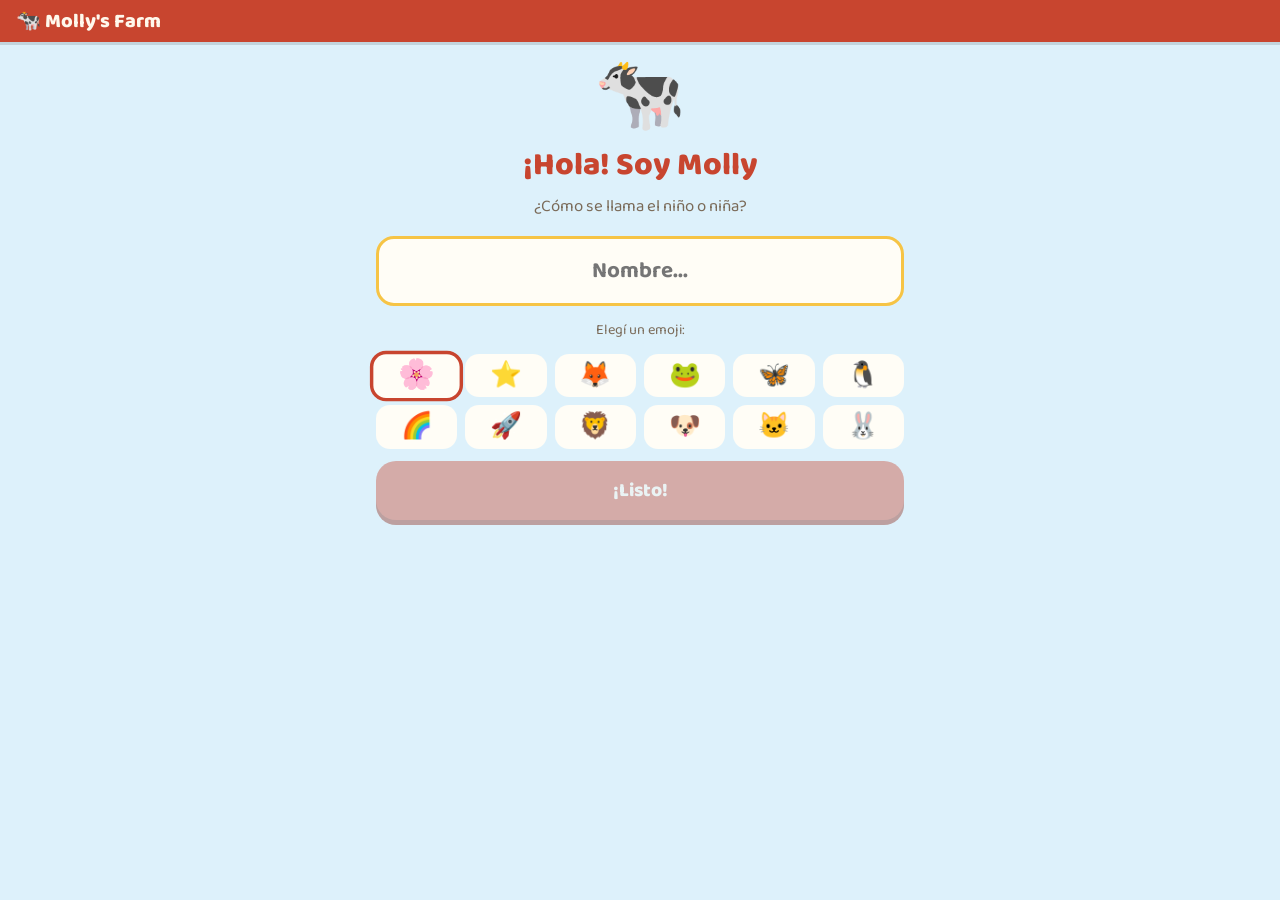
<file: app/index.html>
<!DOCTYPE html>
<html lang="es">
<head>
  <meta charset="UTF-8">
  <meta name="viewport" content="width=device-width, initial-scale=1.0, maximum-scale=1.0, user-scalable=no, viewport-fit=cover">
  <meta name="mobile-web-app-capable" content="yes">
  <meta name="apple-mobile-web-app-capable" content="yes">
  <title>🐄 Molly's Farm</title>
  <link rel="preconnect" href="https://fonts.googleapis.com">
  <link rel="stylesheet" href="https://fonts.googleapis.com/css2?family=Baloo+2:wght@500;700;800&display=swap">
  <link rel="stylesheet" href="styles/main.css">
</head>
<body>
  <div class="app">
    <header class="bar">
      <button class="back-btn" id="back-btn" hidden aria-label="Volver al inicio">◀</button>
      <h1>🐄 Molly's Farm</h1>
    </header>

    <div id="home-root"></div>
    <div id="activity-root" hidden></div>
  </div>

  <script type="module" src="app.js"></script>
</body>
</html>
</file>
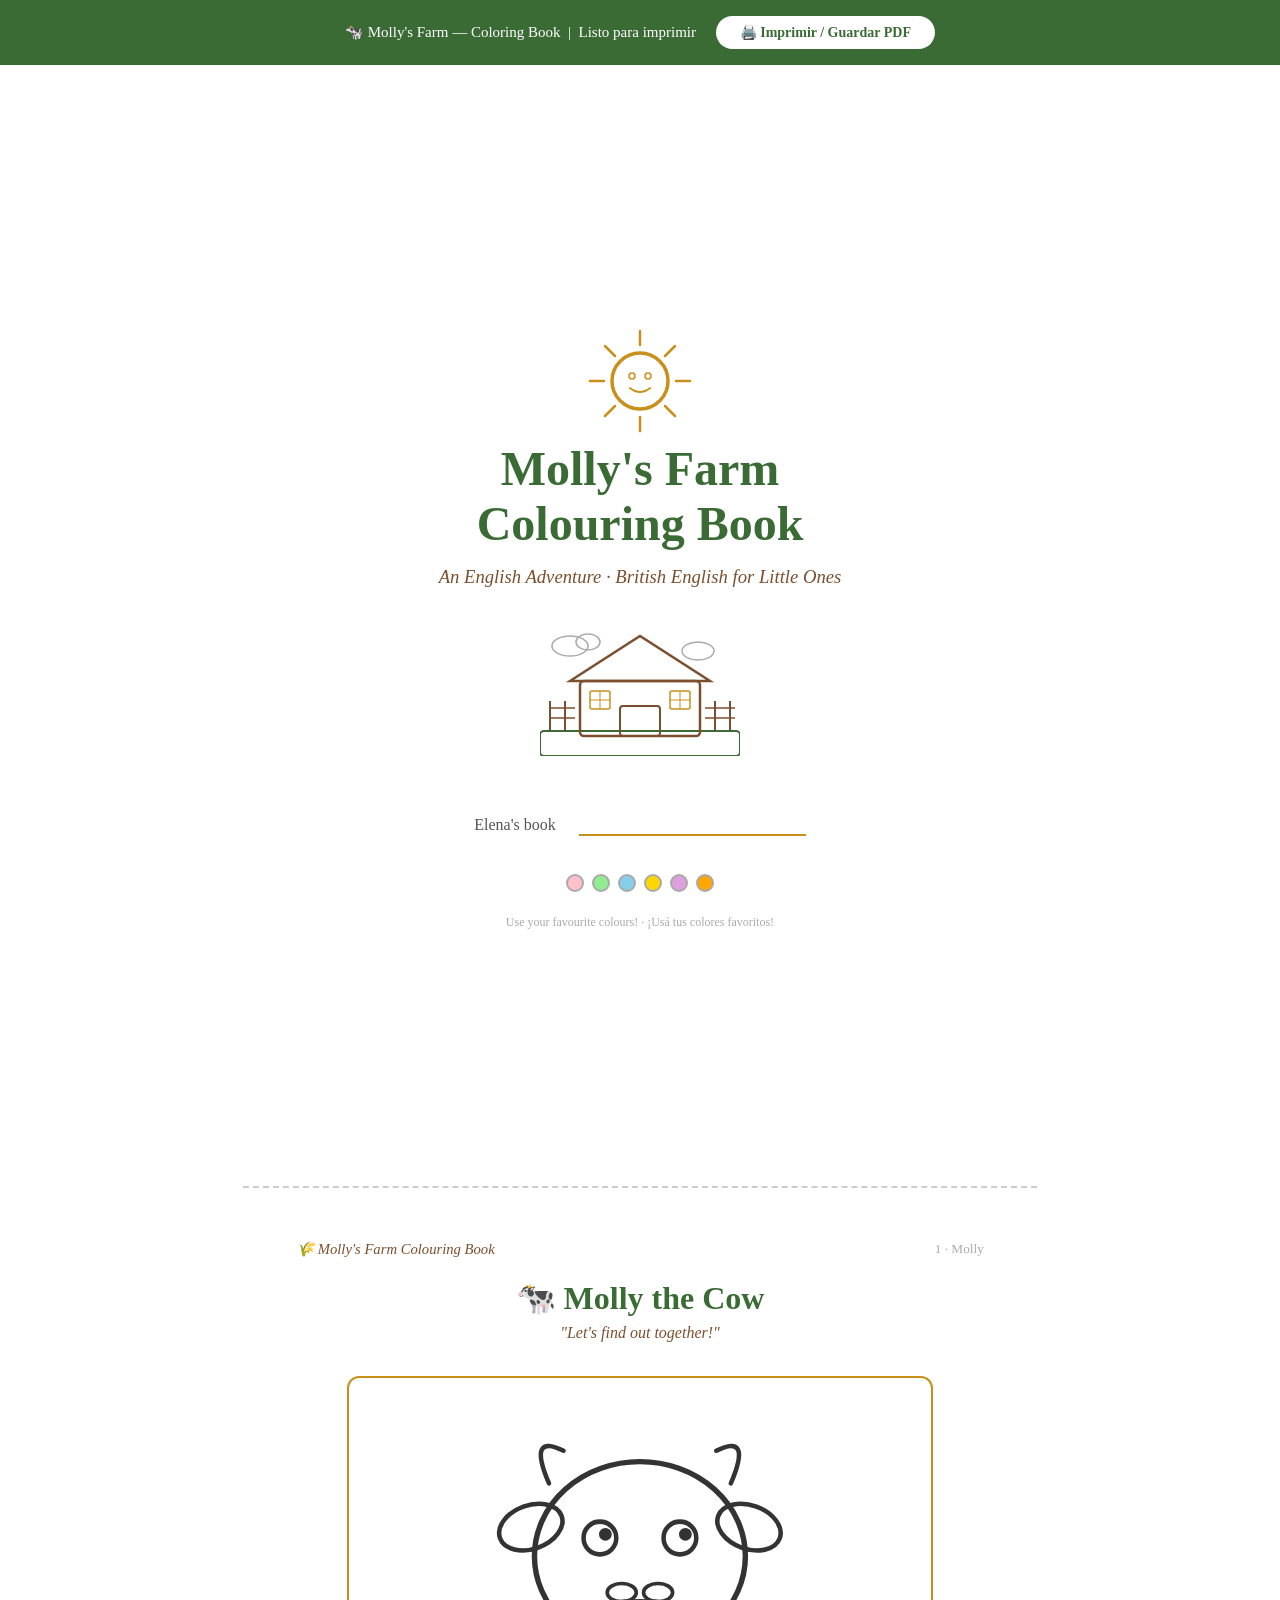
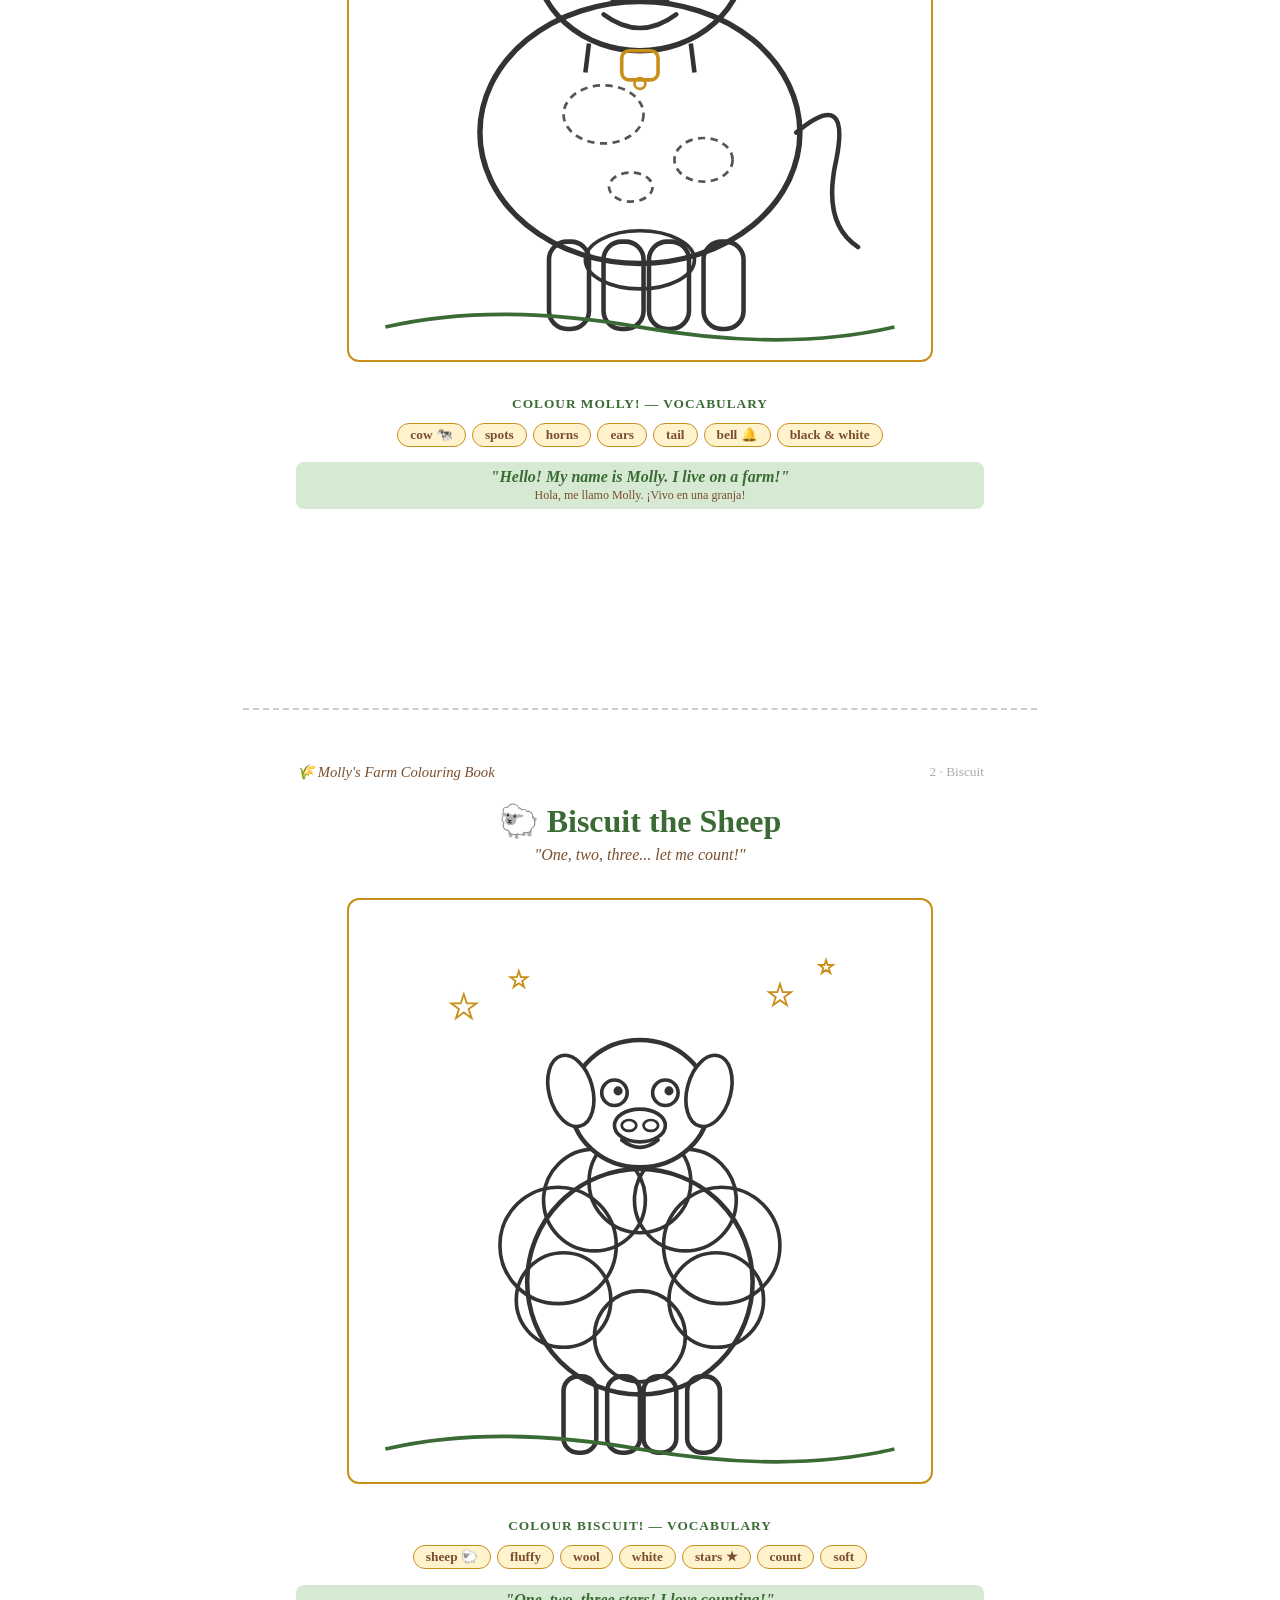
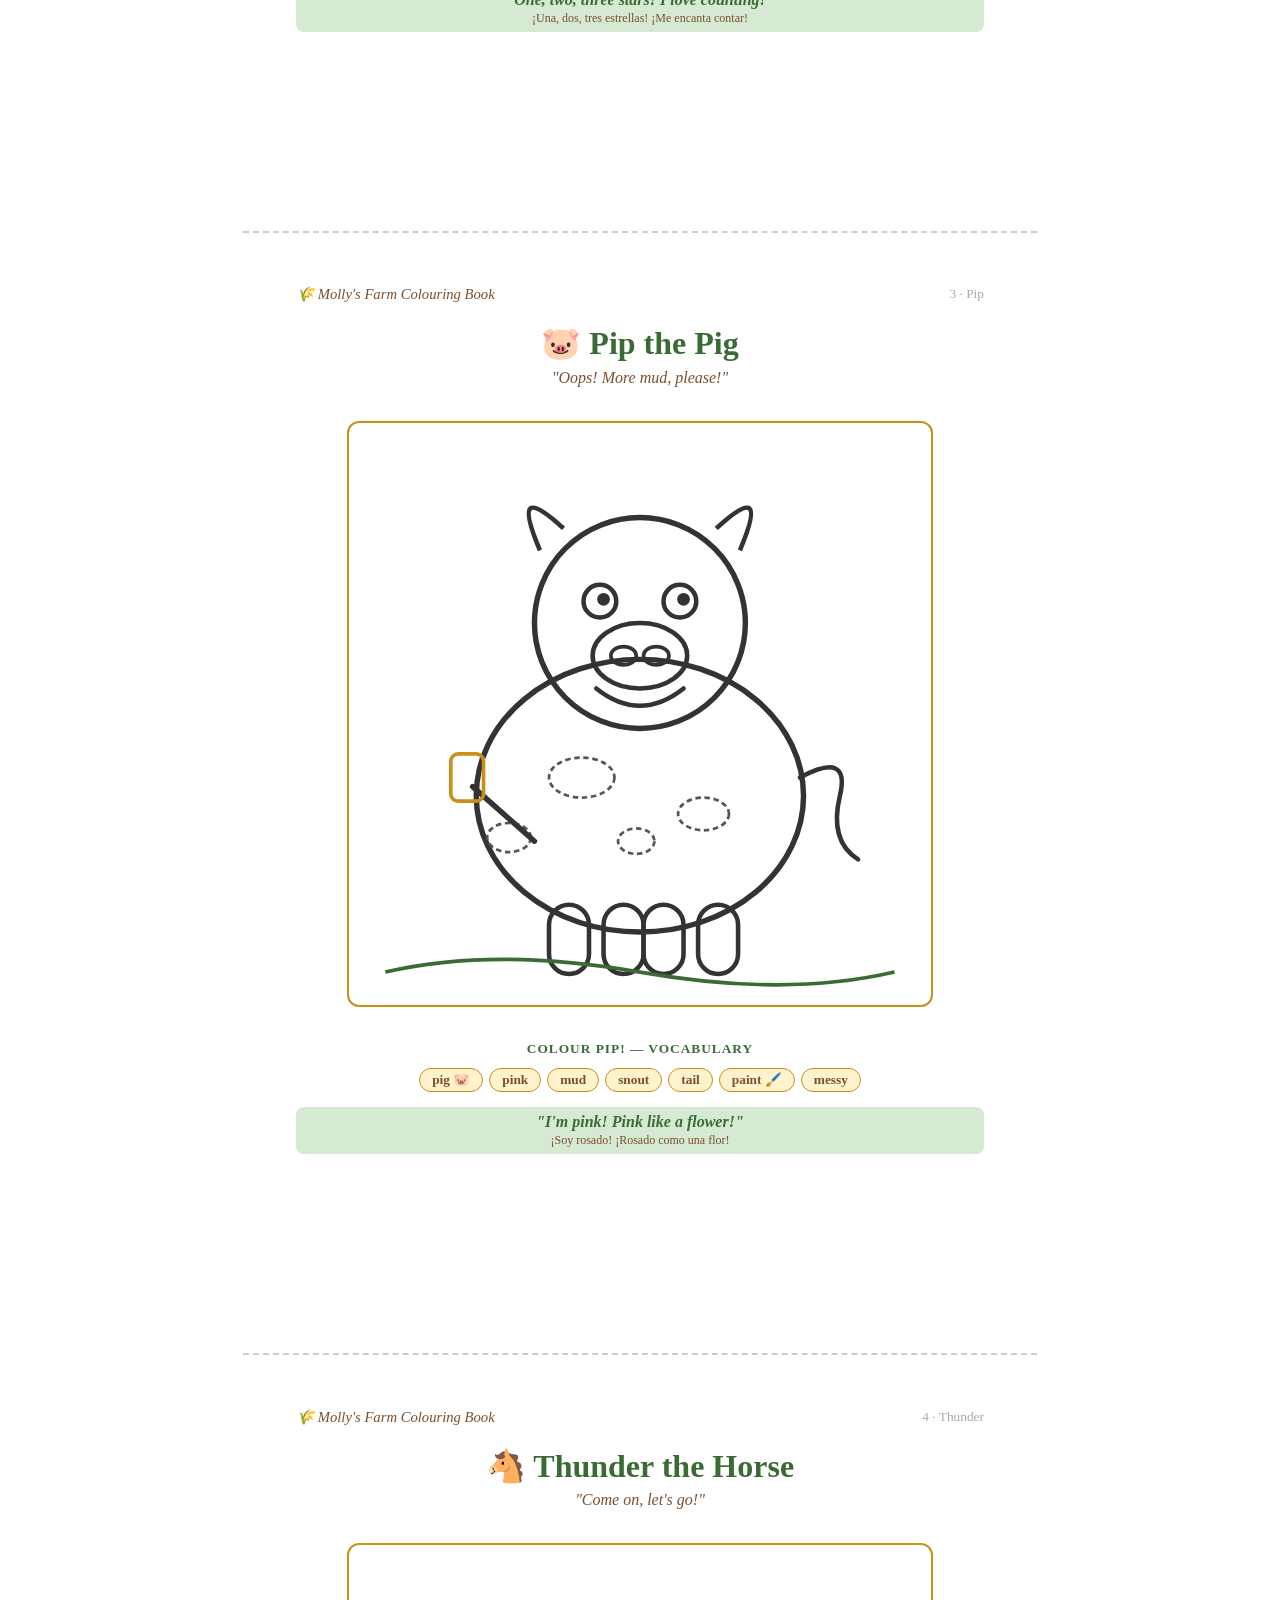
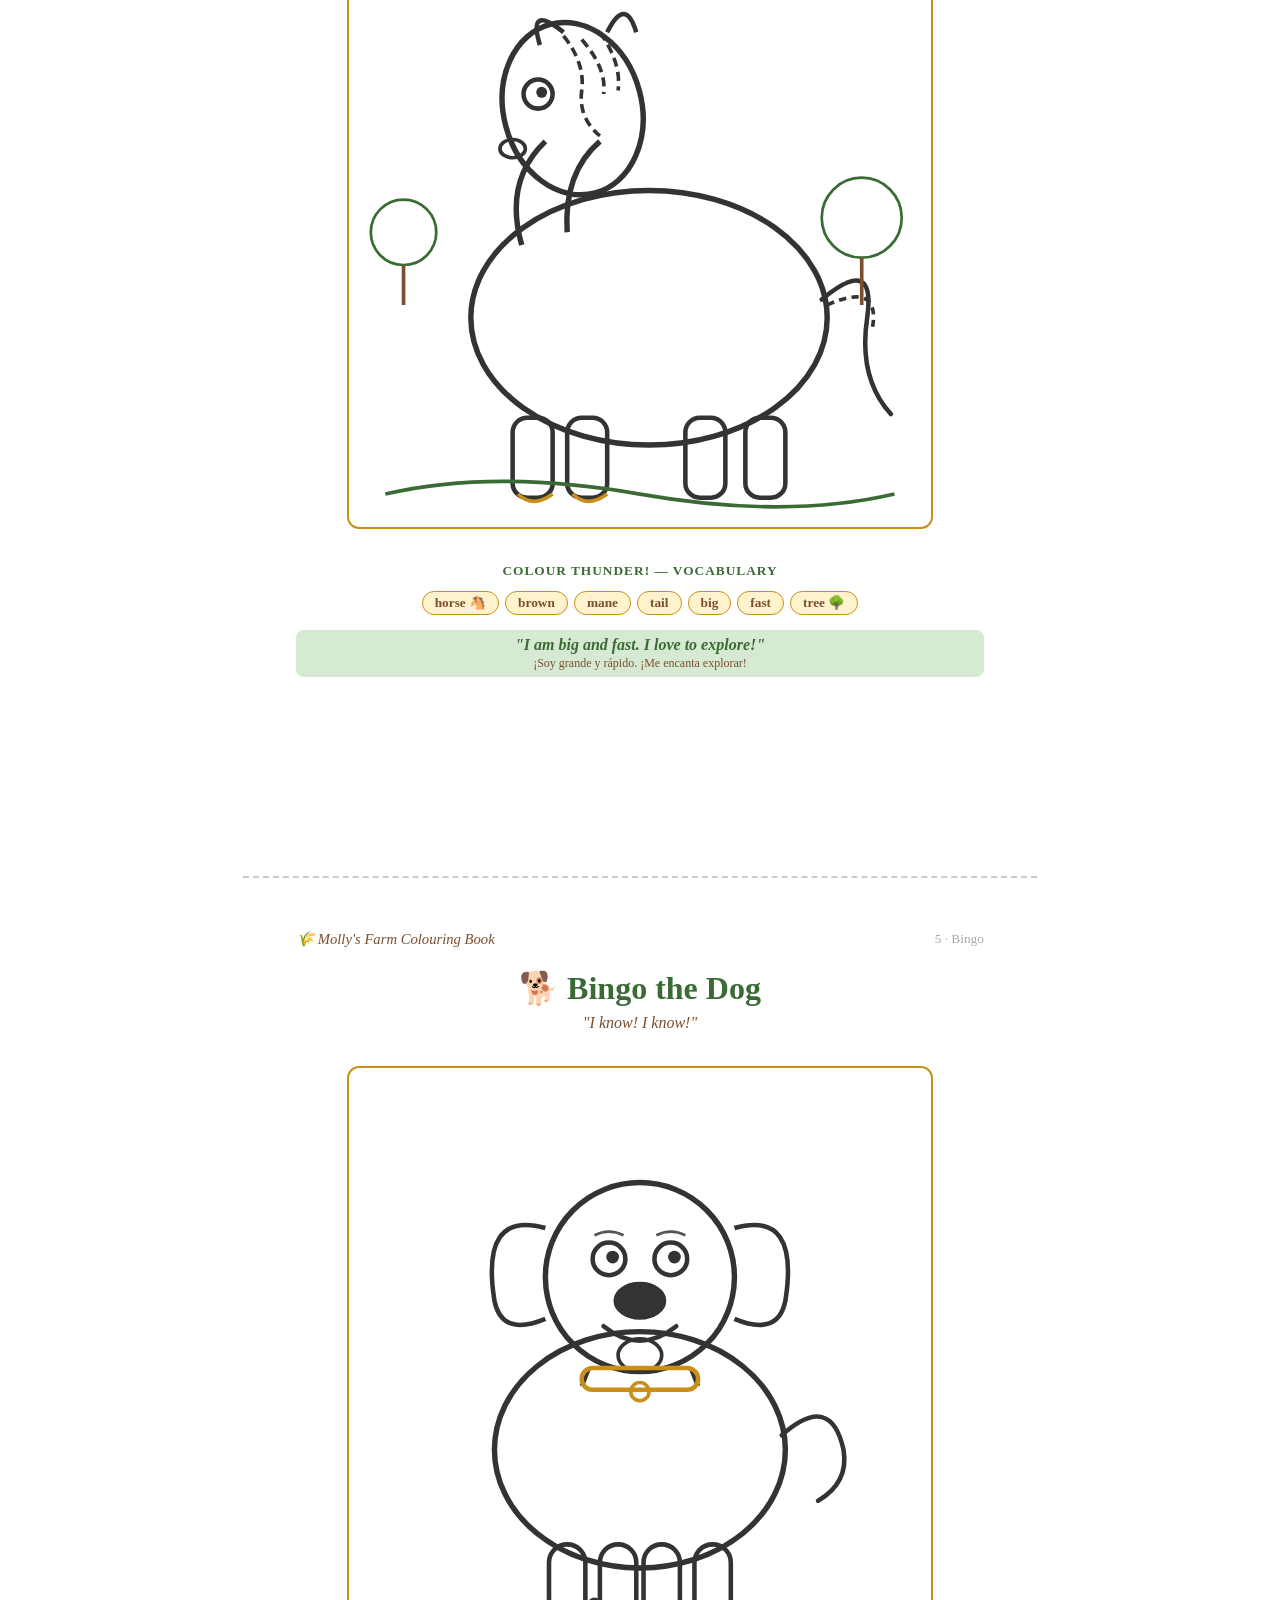
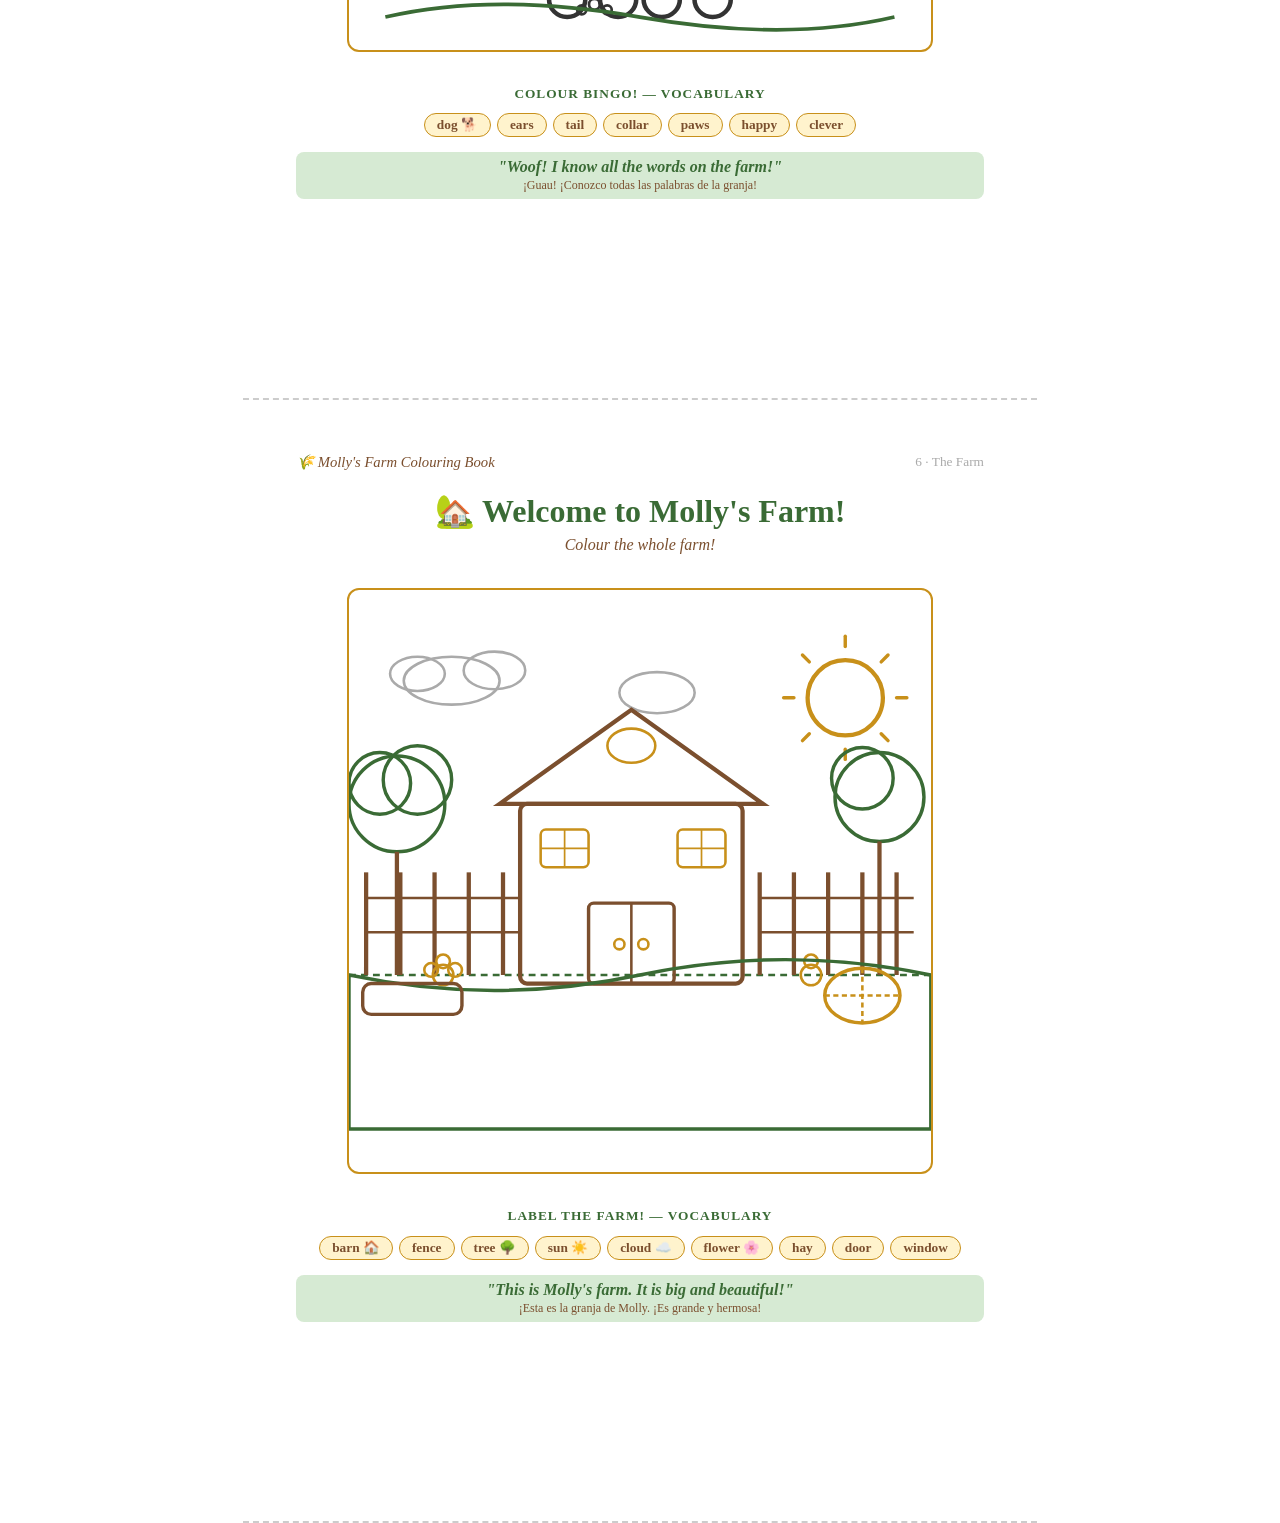
<file: contexto/documentos/Mollys_Farm_Coloring_Book.html>
<!DOCTYPE html>
<html lang="en">
<head>
<meta charset="UTF-8">
<title>Molly's Farm — Coloring Book</title>
<style>
  * { margin: 0; padding: 0; box-sizing: border-box; }

  body {
    font-family: 'Georgia', serif;
    background: white;
    color: #222;
  }

  @media print {
    .page { page-break-after: always; }
    .no-print { display: none; }
    body { background: white; }
  }

  .no-print {
    background: #3A6B35;
    color: white;
    text-align: center;
    padding: 16px;
    font-size: 15px;
    font-family: Georgia, serif;
  }
  .no-print button {
    background: white;
    color: #3A6B35;
    border: none;
    padding: 8px 24px;
    border-radius: 20px;
    font-size: 14px;
    font-family: Georgia, serif;
    cursor: pointer;
    margin-left: 16px;
    font-weight: bold;
  }

  /* Each page = A4 portrait */
  .page {
    width: 210mm;
    min-height: 297mm;
    margin: 0 auto;
    padding: 14mm 14mm 10mm 14mm;
    display: flex;
    flex-direction: column;
    align-items: center;
    border-bottom: 2px dashed #ccc;
    position: relative;
    background: white;
  }

  .page-header {
    width: 100%;
    display: flex;
    justify-content: space-between;
    align-items: center;
    margin-bottom: 6mm;
  }
  .farm-badge {
    font-size: 11pt;
    color: #7B4F2E;
    font-style: italic;
  }
  .page-num {
    font-size: 10pt;
    color: #aaa;
  }

  .title-block {
    text-align: center;
    margin-bottom: 5mm;
  }
  .char-name {
    font-size: 24pt;
    font-weight: bold;
    color: #3A6B35;
    line-height: 1.1;
  }
  .char-subtitle {
    font-size: 12pt;
    color: #7B4F2E;
    font-style: italic;
    margin-top: 2mm;
  }

  .drawing-area {
    width: 155mm;
    height: 155mm;
    border: 2.5px solid #C8901A;
    border-radius: 12px;
    display: flex;
    align-items: center;
    justify-content: center;
    margin: 4mm 0;
    background: white;
    overflow: hidden;
  }

  .drawing-area svg {
    width: 100%;
    height: 100%;
  }

  .vocab-bar {
    width: 100%;
    margin-top: 5mm;
  }
  .vocab-title {
    font-size: 10pt;
    font-weight: bold;
    color: #3A6B35;
    text-transform: uppercase;
    letter-spacing: 1px;
    margin-bottom: 3mm;
    text-align: center;
  }
  .vocab-words {
    display: flex;
    flex-wrap: wrap;
    gap: 6px;
    justify-content: center;
  }
  .word-chip {
    background: #FFF3CD;
    border: 1.5px solid #C8901A;
    border-radius: 20px;
    padding: 3px 12px;
    font-size: 10pt;
    color: #7B4F2E;
    font-weight: bold;
  }

  .phrase-box {
    width: 100%;
    margin-top: 4mm;
    background: #D6EAD3;
    border-radius: 8px;
    padding: 6px 14px;
    text-align: center;
  }
  .phrase-en {
    font-size: 12pt;
    color: #3A6B35;
    font-weight: bold;
    font-style: italic;
  }
  .phrase-es {
    font-size: 9pt;
    color: #7B4F2E;
    margin-top: 2px;
  }

  /* COVER PAGE */
  .cover-page {
    width: 210mm;
    min-height: 297mm;
    margin: 0 auto;
    display: flex;
    flex-direction: column;
    align-items: center;
    justify-content: center;
    border-bottom: 2px dashed #ccc;
    background: white;
    padding: 20mm;
  }
  .cover-title {
    font-size: 36pt;
    font-weight: bold;
    color: #3A6B35;
    text-align: center;
    line-height: 1.15;
  }
  .cover-sub {
    font-size: 14pt;
    color: #7B4F2E;
    text-align: center;
    font-style: italic;
    margin-top: 4mm;
  }
  .cover-name-line {
    margin-top: 16mm;
    font-size: 12pt;
    color: #555;
    text-align: center;
  }
  .cover-name-line span {
    display: inline-block;
    border-bottom: 2px solid #C8901A;
    min-width: 60mm;
    margin-left: 4mm;
  }
  .color-dots {
    display: flex;
    gap: 8px;
    margin-top: 10mm;
  }
  .dot {
    width: 18px; height: 18px;
    border-radius: 50%;
    border: 2px solid #aaa;
  }
</style>
</head>
<body>

<div class="no-print">
  🐄 Molly's Farm — Coloring Book &nbsp;|&nbsp; Listo para imprimir
  <button onclick="window.print()">🖨️ Imprimir / Guardar PDF</button>
</div>

<!-- ══ COVER ══════════════════════════════════════════════════════════════ -->
<div class="cover-page">
  <svg width="120" height="120" viewBox="0 0 120 120">
    <!-- Simple sun -->
    <circle cx="60" cy="60" r="28" fill="none" stroke="#C8901A" stroke-width="3.5"/>
    <line x1="60" y1="10" x2="60" y2="24" stroke="#C8901A" stroke-width="2.5" stroke-linecap="round"/>
    <line x1="60" y1="96" x2="60" y2="110" stroke="#C8901A" stroke-width="2.5" stroke-linecap="round"/>
    <line x1="10" y1="60" x2="24" y2="60" stroke="#C8901A" stroke-width="2.5" stroke-linecap="round"/>
    <line x1="96" y1="60" x2="110" y2="60" stroke="#C8901A" stroke-width="2.5" stroke-linecap="round"/>
    <line x1="25" y1="25" x2="35" y2="35" stroke="#C8901A" stroke-width="2.5" stroke-linecap="round"/>
    <line x1="85" y1="85" x2="95" y2="95" stroke="#C8901A" stroke-width="2.5" stroke-linecap="round"/>
    <line x1="95" y1="25" x2="85" y2="35" stroke="#C8901A" stroke-width="2.5" stroke-linecap="round"/>
    <line x1="25" y1="95" x2="35" y2="85" stroke="#C8901A" stroke-width="2.5" stroke-linecap="round"/>
    <!-- Smiley inside sun -->
    <circle cx="52" cy="55" r="3" fill="none" stroke="#C8901A" stroke-width="1.5"/>
    <circle cx="68" cy="55" r="3" fill="none" stroke="#C8901A" stroke-width="1.5"/>
    <path d="M50 67 Q60 75 70 67" fill="none" stroke="#C8901A" stroke-width="2" stroke-linecap="round"/>
  </svg>

  <div class="cover-title">Molly's Farm<br>Colouring Book</div>
  <div class="cover-sub">An English Adventure · British English for Little Ones</div>

  <!-- Barn SVG cover art -->
  <svg width="200" height="130" viewBox="0 0 200 130" style="margin-top:10mm">
    <!-- Ground -->
    <rect x="0" y="105" width="200" height="25" rx="4" fill="none" stroke="#3A6B35" stroke-width="2"/>
    <!-- Barn body -->
    <rect x="40" y="55" width="120" height="55" rx="4" fill="none" stroke="#7B4F2E" stroke-width="2.5"/>
    <!-- Roof -->
    <polygon points="30,55 100,10 170,55" fill="none" stroke="#7B4F2E" stroke-width="2.5"/>
    <!-- Door -->
    <rect x="80" y="80" width="40" height="30" rx="3" fill="none" stroke="#7B4F2E" stroke-width="2"/>
    <!-- Windows -->
    <rect x="50" y="65" width="20" height="18" rx="2" fill="none" stroke="#C8901A" stroke-width="1.5"/>
    <line x1="60" y1="65" x2="60" y2="83" stroke="#C8901A" stroke-width="1"/>
    <line x1="50" y1="74" x2="70" y2="74" stroke="#C8901A" stroke-width="1"/>
    <rect x="130" y="65" width="20" height="18" rx="2" fill="none" stroke="#C8901A" stroke-width="1.5"/>
    <line x1="140" y1="65" x2="140" y2="83" stroke="#C8901A" stroke-width="1"/>
    <line x1="130" y1="74" x2="150" y2="74" stroke="#C8901A" stroke-width="1"/>
    <!-- Fence posts -->
    <line x1="10" y1="75" x2="10" y2="105" stroke="#7B4F2E" stroke-width="2"/>
    <line x1="25" y1="75" x2="25" y2="105" stroke="#7B4F2E" stroke-width="2"/>
    <line x1="175" y1="75" x2="175" y2="105" stroke="#7B4F2E" stroke-width="2"/>
    <line x1="190" y1="75" x2="190" y2="105" stroke="#7B4F2E" stroke-width="2"/>
    <line x1="10" y1="82" x2="35" y2="82" stroke="#7B4F2E" stroke-width="1.5"/>
    <line x1="10" y1="92" x2="35" y2="92" stroke="#7B4F2E" stroke-width="1.5"/>
    <line x1="165" y1="82" x2="195" y2="82" stroke="#7B4F2E" stroke-width="1.5"/>
    <line x1="165" y1="92" x2="195" y2="92" stroke="#7B4F2E" stroke-width="1.5"/>
    <!-- Clouds -->
    <ellipse cx="30" cy="20" rx="18" ry="10" fill="none" stroke="#aaa" stroke-width="1.5"/>
    <ellipse cx="48" cy="16" rx="12" ry="8" fill="none" stroke="#aaa" stroke-width="1.5"/>
    <ellipse cx="158" cy="25" rx="16" ry="9" fill="none" stroke="#aaa" stroke-width="1.5"/>
  </svg>

  <div class="cover-name-line">Elena's book &nbsp;<span>&nbsp;</span></div>
  <div class="color-dots">
    <div class="dot" style="background:#FFC0CB"></div>
    <div class="dot" style="background:#90EE90"></div>
    <div class="dot" style="background:#87CEEB"></div>
    <div class="dot" style="background:#FFD700"></div>
    <div class="dot" style="background:#DDA0DD"></div>
    <div class="dot" style="background:#FFA500"></div>
  </div>
  <div style="margin-top:6mm;font-size:9pt;color:#aaa;text-align:center;">Use your favourite colours! · ¡Usá tus colores favoritos!</div>
</div>

<!-- ══ PAGE 1: MOLLY ═══════════════════════════════════════════════════════ -->
<div class="page">
  <div class="page-header">
    <span class="farm-badge">🌾 Molly's Farm Colouring Book</span>
    <span class="page-num">1 · Molly</span>
  </div>
  <div class="title-block">
    <div class="char-name">🐄 Molly the Cow</div>
    <div class="char-subtitle">"Let's find out together!"</div>
  </div>
  <div class="drawing-area">
    <svg viewBox="0 0 320 300" xmlns="http://www.w3.org/2000/svg">
      <!-- Body -->
      <ellipse cx="160" cy="185" rx="88" ry="72" fill="none" stroke="#333" stroke-width="3"/>
      <!-- Head -->
      <ellipse cx="160" cy="88" rx="58" ry="52" fill="none" stroke="#333" stroke-width="3"/>
      <!-- Ears -->
      <ellipse cx="100" cy="72" rx="18" ry="12" fill="none" stroke="#333" stroke-width="2.5" transform="rotate(-20,100,72)"/>
      <ellipse cx="220" cy="72" rx="18" ry="12" fill="none" stroke="#333" stroke-width="2.5" transform="rotate(20,220,72)"/>
      <!-- Horns -->
      <path d="M110 48 Q98 20 118 30" fill="none" stroke="#333" stroke-width="2.5" stroke-linecap="round"/>
      <path d="M210 48 Q222 20 202 30" fill="none" stroke="#333" stroke-width="2.5" stroke-linecap="round"/>
      <!-- Eyes -->
      <circle cx="138" cy="78" r="9" fill="none" stroke="#333" stroke-width="2.5"/>
      <circle cx="182" cy="78" r="9" fill="none" stroke="#333" stroke-width="2.5"/>
      <circle cx="141" cy="76" r="3.5" fill="#333"/>
      <circle cx="185" cy="76" r="3.5" fill="#333"/>
      <!-- Nostrils -->
      <ellipse cx="150" cy="108" rx="8" ry="5" fill="none" stroke="#333" stroke-width="2"/>
      <ellipse cx="170" cy="108" rx="8" ry="5" fill="none" stroke="#333" stroke-width="2"/>
      <!-- Smile -->
      <path d="M140 120 Q160 135 180 120" fill="none" stroke="#333" stroke-width="2.5" stroke-linecap="round"/>
      <!-- Neck -->
      <path d="M132 136 L130 152" fill="none" stroke="#333" stroke-width="2.5"/>
      <path d="M188 136 L190 152" fill="none" stroke="#333" stroke-width="2.5"/>
      <!-- Spots on body -->
      <ellipse cx="140" cy="175" rx="22" ry="16" fill="none" stroke="#555" stroke-width="1.5" stroke-dasharray="4,3"/>
      <ellipse cx="195" cy="200" rx="16" ry="12" fill="none" stroke="#555" stroke-width="1.5" stroke-dasharray="4,3"/>
      <ellipse cx="155" cy="215" rx="12" ry="8" fill="none" stroke="#555" stroke-width="1.5" stroke-dasharray="4,3"/>
      <!-- Legs -->
      <rect x="110" y="245" width="22" height="48" rx="10" fill="none" stroke="#333" stroke-width="2.5"/>
      <rect x="140" y="245" width="22" height="48" rx="10" fill="none" stroke="#333" stroke-width="2.5"/>
      <rect x="165" y="245" width="22" height="48" rx="10" fill="none" stroke="#333" stroke-width="2.5"/>
      <rect x="195" y="245" width="22" height="48" rx="10" fill="none" stroke="#333" stroke-width="2.5"/>
      <!-- Tail -->
      <path d="M246 185 Q276 160 268 200 Q260 235 280 248" fill="none" stroke="#333" stroke-width="2.5" stroke-linecap="round"/>
      <!-- Udder -->
      <ellipse cx="160" cy="255" rx="30" ry="16" fill="none" stroke="#333" stroke-width="2"/>
      <!-- Bell -->
      <rect x="150" y="140" width="20" height="16" rx="4" fill="none" stroke="#C8901A" stroke-width="2"/>
      <circle cx="160" cy="158" r="3" fill="none" stroke="#C8901A" stroke-width="1.5"/>
      <!-- Grass line -->
      <path d="M20 292 Q80 278 160 292 Q240 306 300 292" fill="none" stroke="#3A6B35" stroke-width="2"/>
    </svg>
  </div>
  <div class="vocab-bar">
    <div class="vocab-title">Colour Molly! — Vocabulary</div>
    <div class="vocab-words">
      <span class="word-chip">cow 🐄</span>
      <span class="word-chip">spots</span>
      <span class="word-chip">horns</span>
      <span class="word-chip">ears</span>
      <span class="word-chip">tail</span>
      <span class="word-chip">bell 🔔</span>
      <span class="word-chip">black &amp; white</span>
    </div>
  </div>
  <div class="phrase-box">
    <div class="phrase-en">"Hello! My name is Molly. I live on a farm!"</div>
    <div class="phrase-es">Hola, me llamo Molly. ¡Vivo en una granja!</div>
  </div>
</div>

<!-- ══ PAGE 2: BISCUIT ════════════════════════════════════════════════════ -->
<div class="page">
  <div class="page-header">
    <span class="farm-badge">🌾 Molly's Farm Colouring Book</span>
    <span class="page-num">2 · Biscuit</span>
  </div>
  <div class="title-block">
    <div class="char-name">🐑 Biscuit the Sheep</div>
    <div class="char-subtitle">"One, two, three... let me count!"</div>
  </div>
  <div class="drawing-area">
    <svg viewBox="0 0 320 300" xmlns="http://www.w3.org/2000/svg">
      <!-- Fluffy body made of cloud-like circles -->
      <circle cx="160" cy="200" r="62" fill="none" stroke="#333" stroke-width="2.5"/>
      <circle cx="115" cy="180" r="32" fill="none" stroke="#333" stroke-width="2"/>
      <circle cx="205" cy="180" r="32" fill="none" stroke="#333" stroke-width="2"/>
      <circle cx="135" cy="155" r="28" fill="none" stroke="#333" stroke-width="2"/>
      <circle cx="185" cy="155" r="28" fill="none" stroke="#333" stroke-width="2"/>
      <circle cx="160" cy="145" r="28" fill="none" stroke="#333" stroke-width="2"/>
      <circle cx="118" cy="210" r="26" fill="none" stroke="#333" stroke-width="2"/>
      <circle cx="202" cy="210" r="26" fill="none" stroke="#333" stroke-width="2"/>
      <circle cx="160" cy="230" r="25" fill="none" stroke="#333" stroke-width="2"/>
      <!-- Head (darker area, not fluffy) -->
      <ellipse cx="160" cy="102" rx="38" ry="35" fill="white" stroke="#333" stroke-width="2.5"/>
      <!-- Ears -->
      <ellipse cx="122" cy="95" rx="12" ry="20" fill="white" stroke="#333" stroke-width="2" transform="rotate(-15,122,95)"/>
      <ellipse cx="198" cy="95" rx="12" ry="20" fill="white" stroke="#333" stroke-width="2" transform="rotate(15,198,95)"/>
      <!-- Eyes -->
      <circle cx="146" cy="96" r="7" fill="none" stroke="#333" stroke-width="2"/>
      <circle cx="174" cy="96" r="7" fill="none" stroke="#333" stroke-width="2"/>
      <circle cx="148" cy="95" r="2.5" fill="#333"/>
      <circle cx="176" cy="95" r="2.5" fill="#333"/>
      <!-- Nose -->
      <ellipse cx="160" cy="114" rx="14" ry="9" fill="none" stroke="#333" stroke-width="2"/>
      <ellipse cx="154" cy="114" rx="4" ry="3" fill="none" stroke="#333" stroke-width="1.5"/>
      <ellipse cx="166" cy="114" rx="4" ry="3" fill="none" stroke="#333" stroke-width="1.5"/>
      <!-- Smile -->
      <path d="M150 122 Q160 130 170 122" fill="none" stroke="#333" stroke-width="2" stroke-linecap="round"/>
      <!-- Legs -->
      <rect x="118" y="252" width="18" height="42" rx="8" fill="none" stroke="#333" stroke-width="2.5"/>
      <rect x="142" y="252" width="18" height="42" rx="8" fill="none" stroke="#333" stroke-width="2.5"/>
      <rect x="162" y="252" width="18" height="42" rx="8" fill="none" stroke="#333" stroke-width="2.5"/>
      <rect x="186" y="252" width="18" height="42" rx="8" fill="none" stroke="#333" stroke-width="2.5"/>
      <!-- Stars above (for the sleeping story) -->
      <text x="55" y="55" font-size="18" fill="none" stroke="#C8901A" stroke-width="1">★</text>
      <text x="88" y="38" font-size="12" fill="none" stroke="#C8901A" stroke-width="1">★</text>
      <text x="230" y="48" font-size="16" fill="none" stroke="#C8901A" stroke-width="1">★</text>
      <text x="258" y="30" font-size="10" fill="none" stroke="#C8901A" stroke-width="1">★</text>
      <!-- Grass -->
      <path d="M20 292 Q80 278 160 292 Q240 306 300 292" fill="none" stroke="#3A6B35" stroke-width="2"/>
    </svg>
  </div>
  <div class="vocab-bar">
    <div class="vocab-title">Colour Biscuit! — Vocabulary</div>
    <div class="vocab-words">
      <span class="word-chip">sheep 🐑</span>
      <span class="word-chip">fluffy</span>
      <span class="word-chip">wool</span>
      <span class="word-chip">white</span>
      <span class="word-chip">stars ★</span>
      <span class="word-chip">count</span>
      <span class="word-chip">soft</span>
    </div>
  </div>
  <div class="phrase-box">
    <div class="phrase-en">"One, two, three stars! I love counting!"</div>
    <div class="phrase-es">¡Una, dos, tres estrellas! ¡Me encanta contar!</div>
  </div>
</div>

<!-- ══ PAGE 3: PIP ════════════════════════════════════════════════════════ -->
<div class="page">
  <div class="page-header">
    <span class="farm-badge">🌾 Molly's Farm Colouring Book</span>
    <span class="page-num">3 · Pip</span>
  </div>
  <div class="title-block">
    <div class="char-name">🐷 Pip the Pig</div>
    <div class="char-subtitle">"Oops! More mud, please!"</div>
  </div>
  <div class="drawing-area">
    <svg viewBox="0 0 320 300" xmlns="http://www.w3.org/2000/svg">
      <!-- Body -->
      <ellipse cx="160" cy="195" rx="90" ry="75" fill="none" stroke="#333" stroke-width="3"/>
      <!-- Head -->
      <circle cx="160" cy="100" r="58" fill="none" stroke="#333" stroke-width="3"/>
      <!-- Ears (floppy pig ears) -->
      <path d="M105 60 Q88 20 118 48" fill="none" stroke="#333" stroke-width="2.5"/>
      <path d="M215 60 Q232 20 202 48" fill="none" stroke="#333" stroke-width="2.5"/>
      <!-- Eyes -->
      <circle cx="138" cy="88" r="9" fill="none" stroke="#333" stroke-width="2.5"/>
      <circle cx="182" cy="88" r="9" fill="none" stroke="#333" stroke-width="2.5"/>
      <circle cx="140" cy="87" r="3.5" fill="#333"/>
      <circle cx="184" cy="87" r="3.5" fill="#333"/>
      <!-- Snout -->
      <ellipse cx="160" cy="118" rx="26" ry="18" fill="none" stroke="#333" stroke-width="2.5"/>
      <ellipse cx="151" cy="118" rx="7" ry="5" fill="none" stroke="#333" stroke-width="2"/>
      <ellipse cx="169" cy="118" rx="7" ry="5" fill="none" stroke="#333" stroke-width="2"/>
      <!-- Happy smile -->
      <path d="M136 136 Q160 155 184 136" fill="none" stroke="#333" stroke-width="2.5" stroke-linecap="round"/>
      <!-- Mud splats -->
      <ellipse cx="128" cy="185" rx="18" ry="11" fill="none" stroke="#555" stroke-width="1.5" stroke-dasharray="3,2"/>
      <ellipse cx="195" cy="205" rx="14" ry="9" fill="none" stroke="#555" stroke-width="1.5" stroke-dasharray="3,2"/>
      <ellipse cx="158" cy="220" rx="10" ry="7" fill="none" stroke="#555" stroke-width="1.5" stroke-dasharray="3,2"/>
      <ellipse cx="88" cy="218" rx="12" ry="8" fill="none" stroke="#555" stroke-width="1.5" stroke-dasharray="3,2"/>
      <!-- Curly tail -->
      <path d="M248 185 Q276 170 270 195 Q264 220 280 230" fill="none" stroke="#333" stroke-width="2.5" stroke-linecap="round"/>
      <!-- Legs -->
      <rect x="110" y="255" width="22" height="38" rx="11" fill="none" stroke="#333" stroke-width="2.5"/>
      <rect x="140" y="255" width="22" height="38" rx="11" fill="none" stroke="#333" stroke-width="2.5"/>
      <rect x="162" y="255" width="22" height="38" rx="11" fill="none" stroke="#333" stroke-width="2.5"/>
      <rect x="192" y="255" width="22" height="38" rx="11" fill="none" stroke="#333" stroke-width="2.5"/>
      <!-- Paint brush in hand area -->
      <line x1="68" y1="190" x2="102" y2="220" stroke="#333" stroke-width="3" stroke-linecap="round"/>
      <rect x="56" y="172" width="18" height="26" rx="4" fill="none" stroke="#C8901A" stroke-width="2"/>
      <!-- Grass -->
      <path d="M20 292 Q80 278 160 292 Q240 306 300 292" fill="none" stroke="#3A6B35" stroke-width="2"/>
    </svg>
  </div>
  <div class="vocab-bar">
    <div class="vocab-title">Colour Pip! — Vocabulary</div>
    <div class="vocab-words">
      <span class="word-chip">pig 🐷</span>
      <span class="word-chip">pink</span>
      <span class="word-chip">mud</span>
      <span class="word-chip">snout</span>
      <span class="word-chip">tail</span>
      <span class="word-chip">paint 🖌️</span>
      <span class="word-chip">messy</span>
    </div>
  </div>
  <div class="phrase-box">
    <div class="phrase-en">"I'm pink! Pink like a flower!"</div>
    <div class="phrase-es">¡Soy rosado! ¡Rosado como una flor!</div>
  </div>
</div>

<!-- ══ PAGE 4: THUNDER ════════════════════════════════════════════════════ -->
<div class="page">
  <div class="page-header">
    <span class="farm-badge">🌾 Molly's Farm Colouring Book</span>
    <span class="page-num">4 · Thunder</span>
  </div>
  <div class="title-block">
    <div class="char-name">🐴 Thunder the Horse</div>
    <div class="char-subtitle">"Come on, let's go!"</div>
  </div>
  <div class="drawing-area">
    <svg viewBox="0 0 320 300" xmlns="http://www.w3.org/2000/svg">
      <!-- Body -->
      <ellipse cx="165" cy="195" rx="98" ry="70" fill="none" stroke="#333" stroke-width="3"/>
      <!-- Neck -->
      <path d="M95 155 Q85 120 108 98" fill="none" stroke="#333" stroke-width="3"/>
      <path d="M120 148 Q118 115 138 98" fill="none" stroke="#333" stroke-width="3"/>
      <!-- Head -->
      <ellipse cx="123" cy="80" rx="38" ry="48" fill="none" stroke="#333" stroke-width="3" transform="rotate(-15,123,80)"/>
      <!-- Ear -->
      <path d="M105 45 Q98 22 118 38" fill="none" stroke="#333" stroke-width="2.5"/>
      <path d="M142 38 Q152 18 158 38" fill="none" stroke="#333" stroke-width="2.5"/>
      <!-- Eye -->
      <circle cx="104" cy="72" r="8" fill="none" stroke="#333" stroke-width="2.5"/>
      <circle cx="106" cy="71" r="3" fill="#333"/>
      <!-- Nostril -->
      <ellipse cx="90" cy="102" rx="7" ry="5" fill="none" stroke="#333" stroke-width="2"/>
      <!-- Mane -->
      <path d="M118 40 Q130 55 128 70 Q126 85 138 95" fill="none" stroke="#333" stroke-width="2" stroke-dasharray="5,3"/>
      <path d="M128 42 Q142 58 140 72" fill="none" stroke="#333" stroke-width="2" stroke-dasharray="5,3"/>
      <path d="M138 38 Q150 55 148 70" fill="none" stroke="#333" stroke-width="2" stroke-dasharray="5,3"/>
      <!-- Legs -->
      <rect x="90" y="250" width="22" height="44" rx="8" fill="none" stroke="#333" stroke-width="2.5"/>
      <rect x="120" y="250" width="22" height="44" rx="8" fill="none" stroke="#333" stroke-width="2.5"/>
      <rect x="185" y="250" width="22" height="44" rx="8" fill="none" stroke="#333" stroke-width="2.5"/>
      <rect x="218" y="250" width="22" height="44" rx="8" fill="none" stroke="#333" stroke-width="2.5"/>
      <!-- Tail -->
      <path d="M260 185 Q290 160 285 195 Q280 228 298 248" fill="none" stroke="#333" stroke-width="2.5" stroke-linecap="round"/>
      <path d="M263 188 Q292 175 288 200" fill="none" stroke="#333" stroke-width="2" stroke-dasharray="4,3"/>
      <!-- Horseshoe hint -->
      <path d="M93 292 Q101 300 112 292" fill="none" stroke="#C8901A" stroke-width="2"/>
      <path d="M123 292 Q131 300 142 292" fill="none" stroke="#C8901A" stroke-width="2"/>
      <!-- Trees in background -->
      <circle cx="282" cy="140" r="22" fill="none" stroke="#3A6B35" stroke-width="1.5"/>
      <line x1="282" y1="162" x2="282" y2="188" stroke="#7B4F2E" stroke-width="2"/>
      <circle cx="30" cy="148" r="18" fill="none" stroke="#3A6B35" stroke-width="1.5"/>
      <line x1="30" y1="166" x2="30" y2="188" stroke="#7B4F2E" stroke-width="2"/>
      <!-- Grass -->
      <path d="M20 292 Q80 278 160 292 Q240 306 300 292" fill="none" stroke="#3A6B35" stroke-width="2"/>
    </svg>
  </div>
  <div class="vocab-bar">
    <div class="vocab-title">Colour Thunder! — Vocabulary</div>
    <div class="vocab-words">
      <span class="word-chip">horse 🐴</span>
      <span class="word-chip">brown</span>
      <span class="word-chip">mane</span>
      <span class="word-chip">tail</span>
      <span class="word-chip">big</span>
      <span class="word-chip">fast</span>
      <span class="word-chip">tree 🌳</span>
    </div>
  </div>
  <div class="phrase-box">
    <div class="phrase-en">"I am big and fast. I love to explore!"</div>
    <div class="phrase-es">¡Soy grande y rápido. ¡Me encanta explorar!</div>
  </div>
</div>

<!-- ══ PAGE 5: BINGO ══════════════════════════════════════════════════════ -->
<div class="page">
  <div class="page-header">
    <span class="farm-badge">🌾 Molly's Farm Colouring Book</span>
    <span class="page-num">5 · Bingo</span>
  </div>
  <div class="title-block">
    <div class="char-name">🐕 Bingo the Dog</div>
    <div class="char-subtitle">"I know! I know!"</div>
  </div>
  <div class="drawing-area">
    <svg viewBox="0 0 320 300" xmlns="http://www.w3.org/2000/svg">
      <!-- Body -->
      <ellipse cx="160" cy="200" rx="80" ry="65" fill="none" stroke="#333" stroke-width="3"/>
      <!-- Head -->
      <circle cx="160" cy="105" r="52" fill="none" stroke="#333" stroke-width="3"/>
      <!-- Floppy ears -->
      <path d="M108 78 Q72 68 80 118 Q84 138 108 128" fill="none" stroke="#333" stroke-width="2.5"/>
      <path d="M212 78 Q248 68 240 118 Q236 138 212 128" fill="none" stroke="#333" stroke-width="2.5"/>
      <!-- Eyes -->
      <circle cx="143" cy="95" r="9" fill="none" stroke="#333" stroke-width="2.5"/>
      <circle cx="177" cy="95" r="9" fill="none" stroke="#333" stroke-width="2.5"/>
      <circle cx="145" cy="94" r="3.5" fill="#333"/>
      <circle cx="179" cy="94" r="3.5" fill="#333"/>
      <!-- Eyebrow marks -->
      <path d="M135 82 Q143 78 151 82" fill="none" stroke="#555" stroke-width="1.5"/>
      <path d="M169 82 Q177 78 185 82" fill="none" stroke="#555" stroke-width="1.5"/>
      <!-- Nose -->
      <ellipse cx="160" cy="118" rx="14" ry="10" fill="#333" stroke="#333" stroke-width="1"/>
      <!-- Smile + tongue -->
      <path d="M140 132 Q160 148 180 132" fill="none" stroke="#333" stroke-width="2.5" stroke-linecap="round"/>
      <ellipse cx="160" cy="148" rx="12" ry="9" fill="none" stroke="#333" stroke-width="2"/>
      <!-- Neck -->
      <path d="M132 155 L128 165" fill="none" stroke="#333" stroke-width="2.5"/>
      <path d="M188 155 L192 165" fill="none" stroke="#333" stroke-width="2.5"/>
      <!-- Collar -->
      <rect x="128" y="155" width="64" height="12" rx="6" fill="none" stroke="#C8901A" stroke-width="2.5"/>
      <circle cx="160" cy="168" r="5" fill="none" stroke="#C8901A" stroke-width="2"/>
      <!-- Legs -->
      <rect x="110" y="252" width="20" height="40" rx="10" fill="none" stroke="#333" stroke-width="2.5"/>
      <rect x="138" y="252" width="20" height="40" rx="10" fill="none" stroke="#333" stroke-width="2.5"/>
      <rect x="162" y="252" width="20" height="40" rx="10" fill="none" stroke="#333" stroke-width="2.5"/>
      <rect x="190" y="252" width="20" height="40" rx="10" fill="none" stroke="#333" stroke-width="2.5"/>
      <!-- Wagging tail -->
      <path d="M238 192 Q265 168 272 200 Q275 218 258 228" fill="none" stroke="#333" stroke-width="2.5" stroke-linecap="round"/>
      <!-- Paw spots -->
      <circle cx="135" cy="285" r="3" fill="none" stroke="#333" stroke-width="1.5"/>
      <circle cx="128" cy="288" r="2.5" fill="none" stroke="#333" stroke-width="1.5"/>
      <circle cx="142" cy="288" r="2.5" fill="none" stroke="#333" stroke-width="1.5"/>
      <!-- Grass -->
      <path d="M20 292 Q80 278 160 292 Q240 306 300 292" fill="none" stroke="#3A6B35" stroke-width="2"/>
    </svg>
  </div>
  <div class="vocab-bar">
    <div class="vocab-title">Colour Bingo! — Vocabulary</div>
    <div class="vocab-words">
      <span class="word-chip">dog 🐕</span>
      <span class="word-chip">ears</span>
      <span class="word-chip">tail</span>
      <span class="word-chip">collar</span>
      <span class="word-chip">paws</span>
      <span class="word-chip">happy</span>
      <span class="word-chip">clever</span>
    </div>
  </div>
  <div class="phrase-box">
    <div class="phrase-en">"Woof! I know all the words on the farm!"</div>
    <div class="phrase-es">¡Guau! ¡Conozco todas las palabras de la granja!</div>
  </div>
</div>

<!-- ══ PAGE 6: THE FARM SCENE ════════════════════════════════════════════ -->
<div class="page">
  <div class="page-header">
    <span class="farm-badge">🌾 Molly's Farm Colouring Book</span>
    <span class="page-num">6 · The Farm</span>
  </div>
  <div class="title-block">
    <div class="char-name">🏡 Welcome to Molly's Farm!</div>
    <div class="char-subtitle">Colour the whole farm!</div>
  </div>
  <div class="drawing-area">
    <svg viewBox="0 0 340 290" xmlns="http://www.w3.org/2000/svg">
      <!-- Sky / ground -->
      <line x1="0" y1="200" x2="340" y2="200" stroke="#3A6B35" stroke-width="1.5" stroke-dasharray="4,3"/>
      <!-- Sun -->
      <circle cx="290" cy="38" r="22" fill="none" stroke="#C8901A" stroke-width="2.5"/>
      <line x1="290" y1="8" x2="290" y2="2" stroke="#C8901A" stroke-width="2" stroke-linecap="round"/>
      <line x1="290" y1="68" x2="290" y2="74" stroke="#C8901A" stroke-width="2" stroke-linecap="round"/>
      <line x1="260" y1="38" x2="254" y2="38" stroke="#C8901A" stroke-width="2" stroke-linecap="round"/>
      <line x1="320" y1="38" x2="326" y2="38" stroke="#C8901A" stroke-width="2" stroke-linecap="round"/>
      <line x1="269" y1="17" x2="265" y2="13" stroke="#C8901A" stroke-width="2" stroke-linecap="round"/>
      <line x1="311" y1="59" x2="315" y2="63" stroke="#C8901A" stroke-width="2" stroke-linecap="round"/>
      <line x1="311" y1="17" x2="315" y2="13" stroke="#C8901A" stroke-width="2" stroke-linecap="round"/>
      <line x1="269" y1="59" x2="265" y2="63" stroke="#C8901A" stroke-width="2" stroke-linecap="round"/>
      <!-- Clouds -->
      <ellipse cx="60" cy="28" rx="28" ry="14" fill="none" stroke="#aaa" stroke-width="1.5"/>
      <ellipse cx="85" cy="22" rx="18" ry="11" fill="none" stroke="#aaa" stroke-width="1.5"/>
      <ellipse cx="40" cy="24" rx="16" ry="10" fill="none" stroke="#aaa" stroke-width="1.5"/>
      <ellipse cx="180" cy="35" rx="22" ry="12" fill="none" stroke="#aaa" stroke-width="1.5"/>
      <!-- BARN -->
      <rect x="100" y="100" width="130" height="105" rx="4" fill="none" stroke="#7B4F2E" stroke-width="2.5"/>
      <polygon points="88,100 165,45 242,100" fill="none" stroke="#7B4F2E" stroke-width="2.5"/>
      <!-- Barn door -->
      <rect x="140" y="158" width="50" height="47" rx="3" fill="none" stroke="#7B4F2E" stroke-width="2"/>
      <line x1="165" y1="158" x2="165" y2="205" stroke="#7B4F2E" stroke-width="1.5"/>
      <circle cx="158" cy="182" r="3" fill="none" stroke="#C8901A" stroke-width="1.5"/>
      <circle cx="172" cy="182" r="3" fill="none" stroke="#C8901A" stroke-width="1.5"/>
      <!-- Barn windows -->
      <rect x="112" y="115" width="28" height="22" rx="3" fill="none" stroke="#C8901A" stroke-width="1.5"/>
      <line x1="126" y1="115" x2="126" y2="137" stroke="#C8901A" stroke-width="1"/>
      <line x1="112" y1="126" x2="140" y2="126" stroke="#C8901A" stroke-width="1"/>
      <rect x="192" y="115" width="28" height="22" rx="3" fill="none" stroke="#C8901A" stroke-width="1.5"/>
      <line x1="206" y1="115" x2="206" y2="137" stroke="#C8901A" stroke-width="1"/>
      <line x1="192" y1="126" x2="220" y2="126" stroke="#C8901A" stroke-width="1"/>
      <!-- Roof window -->
      <ellipse cx="165" cy="66" rx="14" ry="10" fill="none" stroke="#C8901A" stroke-width="1.5"/>
      <!-- FENCE left -->
      <line x1="10" y1="140" x2="10" y2="200" stroke="#7B4F2E" stroke-width="2.5"/>
      <line x1="30" y1="140" x2="30" y2="200" stroke="#7B4F2E" stroke-width="2.5"/>
      <line x1="50" y1="140" x2="50" y2="200" stroke="#7B4F2E" stroke-width="2.5"/>
      <line x1="70" y1="140" x2="70" y2="200" stroke="#7B4F2E" stroke-width="2.5"/>
      <line x1="90" y1="140" x2="90" y2="200" stroke="#7B4F2E" stroke-width="2.5"/>
      <line x1="10" y1="155" x2="100" y2="155" stroke="#7B4F2E" stroke-width="1.5"/>
      <line x1="10" y1="175" x2="100" y2="175" stroke="#7B4F2E" stroke-width="1.5"/>
      <!-- FENCE right -->
      <line x1="240" y1="140" x2="240" y2="200" stroke="#7B4F2E" stroke-width="2.5"/>
      <line x1="260" y1="140" x2="260" y2="200" stroke="#7B4F2E" stroke-width="2.5"/>
      <line x1="280" y1="140" x2="280" y2="200" stroke="#7B4F2E" stroke-width="2.5"/>
      <line x1="300" y1="140" x2="300" y2="200" stroke="#7B4F2E" stroke-width="2.5"/>
      <line x1="320" y1="140" x2="320" y2="200" stroke="#7B4F2E" stroke-width="2.5"/>
      <line x1="240" y1="155" x2="330" y2="155" stroke="#7B4F2E" stroke-width="1.5"/>
      <line x1="240" y1="175" x2="330" y2="175" stroke="#7B4F2E" stroke-width="1.5"/>
      <!-- Trees -->
      <circle cx="28" cy="100" r="28" fill="none" stroke="#3A6B35" stroke-width="2"/>
      <circle cx="18" cy="88" r="18" fill="none" stroke="#3A6B35" stroke-width="2"/>
      <circle cx="40" cy="86" r="20" fill="none" stroke="#3A6B35" stroke-width="2"/>
      <line x1="28" y1="128" x2="28" y2="200" stroke="#7B4F2E" stroke-width="2.5"/>
      <circle cx="310" cy="96" r="26" fill="none" stroke="#3A6B35" stroke-width="2"/>
      <circle cx="300" cy="85" r="18" fill="none" stroke="#3A6B35" stroke-width="2"/>
      <line x1="310" y1="122" x2="310" y2="200" stroke="#7B4F2E" stroke-width="2.5"/>
      <!-- Flowers -->
      <circle cx="55" cy="200" r="6" fill="none" stroke="#C8901A" stroke-width="1.5"/>
      <circle cx="55" cy="192" r="4" fill="none" stroke="#C8901A" stroke-width="1.5"/>
      <circle cx="48" cy="197" r="4" fill="none" stroke="#C8901A" stroke-width="1.5"/>
      <circle cx="62" cy="197" r="4" fill="none" stroke="#C8901A" stroke-width="1.5"/>
      <circle cx="270" cy="200" r="6" fill="none" stroke="#C8901A" stroke-width="1.5"/>
      <circle cx="270" cy="192" r="4" fill="none" stroke="#C8901A" stroke-width="1.5"/>
      <!-- Ground hills -->
      <path d="M0 200 Q85 218 170 200 Q255 182 340 200 L340 290 L0 290 Z" fill="none" stroke="#3A6B35" stroke-width="2"/>
      <!-- Water trough -->
      <rect x="8" y="205" width="58" height="18" rx="5" fill="none" stroke="#7B4F2E" stroke-width="2"/>
      <!-- Hay bale -->
      <ellipse cx="300" cy="212" rx="22" ry="16" fill="none" stroke="#C8901A" stroke-width="2"/>
      <line x1="300" y1="196" x2="300" y2="228" stroke="#C8901A" stroke-width="1.5" stroke-dasharray="3,2"/>
      <line x1="278" y1="212" x2="322" y2="212" stroke="#C8901A" stroke-width="1.5" stroke-dasharray="3,2"/>
    </svg>
  </div>
  <div class="vocab-bar">
    <div class="vocab-title">Label the Farm! — Vocabulary</div>
    <div class="vocab-words">
      <span class="word-chip">barn 🏠</span>
      <span class="word-chip">fence</span>
      <span class="word-chip">tree 🌳</span>
      <span class="word-chip">sun ☀️</span>
      <span class="word-chip">cloud ☁️</span>
      <span class="word-chip">flower 🌸</span>
      <span class="word-chip">hay</span>
      <span class="word-chip">door</span>
      <span class="word-chip">window</span>
    </div>
  </div>
  <div class="phrase-box">
    <div class="phrase-en">"This is Molly's farm. It is big and beautiful!"</div>
    <div class="phrase-es">¡Esta es la granja de Molly. ¡Es grande y hermosa!</div>
  </div>
</div>

</body>
</html>
</file>
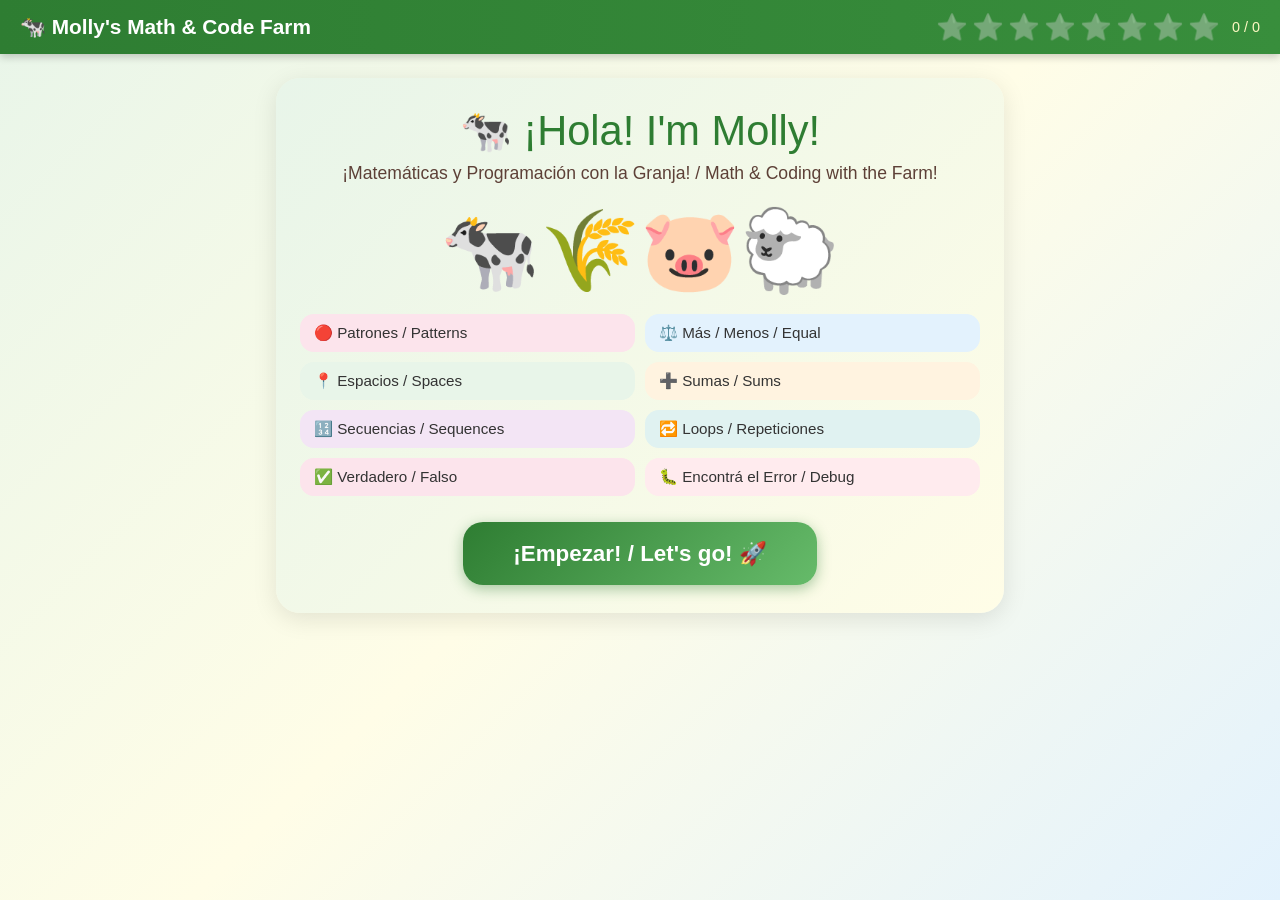
<file: contexto/documentos/Mollys_Math_Code_Farm.html>
<!DOCTYPE html>
<html lang="es">
<head>
<meta charset="UTF-8">
<meta name="viewport" content="width=device-width, initial-scale=1.0">
<title>🐄 Molly's Math & Code Farm</title>
<style>
:root {
  --green:    #2E7D32; --lt-green:  #E8F5E9;
  --brown:    #5D4037; --lt-brown:  #EFEBE9;
  --yellow:   #F9A825; --lt-yellow: #FFFDE7;
  --orange:   #E65100; --lt-orange: #FFF3E0;
  --blue:     #1565C0; --lt-blue:   #E3F2FD;
  --pink:     #C2185B; --lt-pink:   #FCE4EC;
  --purple:   #6A1B9A; --lt-purple: #F3E5F5;
  --red:      #B71C1C; --lt-red:    #FFEBEE;
  --teal:     #00695C; --lt-teal:   #E0F2F1;
  --cream:    #FFFDE7;
}
* { box-sizing: border-box; margin: 0; padding: 0; }
body {
  font-family: 'Arial Rounded MT Bold', 'Comic Sans MS', Arial, sans-serif;
  background: linear-gradient(135deg, #E8F5E9 0%, #FFFDE7 50%, #E3F2FD 100%);
  min-height: 100vh;
  padding: 0 0 40px 0;
}

/* HEADER */
#header {
  background: linear-gradient(90deg, var(--green), #388E3C);
  color: white;
  padding: 12px 20px;
  display: flex;
  align-items: center;
  justify-content: space-between;
  box-shadow: 0 3px 8px rgba(0,0,0,0.2);
  position: sticky; top: 0; z-index: 100;
}
#header h1 { font-size: 1.3em; }
#stars-bar { display: flex; gap: 4px; align-items: center; }
.star { font-size: 1.6em; filter: grayscale(1) opacity(0.4); transition: all 0.3s; }
.star.lit { filter: none; transform: scale(1.2); }
#score-text { color: #FFF9C4; font-size: 0.9em; margin-left: 8px; }

/* SCREENS */
.screen { display: none; max-width: 760px; margin: 24px auto; padding: 0 16px; }
.screen.active { display: block; }

/* CARD */
.card {
  background: white;
  border-radius: 24px;
  padding: 28px 24px;
  box-shadow: 0 6px 24px rgba(0,0,0,0.1);
  text-align: center;
  position: relative;
  overflow: hidden;
}
.card::before {
  content: '';
  position: absolute; top: 0; left: 0; right: 0; height: 6px;
}

/* ACTIVITY HEADER COLORS */
.act-patterns    .card::before { background: linear-gradient(90deg, #E91E63, #FF9800); }
.act-compare     .card::before { background: linear-gradient(90deg, #1565C0, #0288D1); }
.act-space       .card::before { background: linear-gradient(90deg, #2E7D32, #66BB6A); }
.act-sums        .card::before { background: linear-gradient(90deg, #E65100, #FFA000); }
.act-sequence    .card::before { background: linear-gradient(90deg, #6A1B9A, #AB47BC); }
.act-loops       .card::before { background: linear-gradient(90deg, #00695C, #26A69A); }
.act-truefalse   .card::before { background: linear-gradient(90deg, #C2185B, #F06292); }
.act-debug       .card::before { background: linear-gradient(90deg, #B71C1C, #EF5350); }

/* ACTIVITY BADGE */
.act-badge {
  display: inline-block;
  padding: 6px 18px;
  border-radius: 20px;
  font-size: 0.85em;
  font-weight: bold;
  color: white;
  margin-bottom: 10px;
}
.act-patterns  .act-badge { background: #E91E63; }
.act-compare   .act-badge { background: #1565C0; }
.act-space     .act-badge { background: #2E7D32; }
.act-sums      .act-badge { background: #E65100; }
.act-sequence  .act-badge { background: #6A1B9A; }
.act-loops     .act-badge { background: #00695C; }
.act-truefalse .act-badge { background: #C2185B; }
.act-debug     .act-badge { background: #B71C1C; }

/* PROGRESS BAR */
.progress-bar {
  background: #EEE; border-radius: 10px; height: 10px;
  margin: 10px 0 18px;
  overflow: hidden;
}
.progress-fill {
  height: 100%;
  background: linear-gradient(90deg, #66BB6A, #FDD835);
  border-radius: 10px;
  transition: width 0.4s ease;
}

/* QUESTION */
.question-text {
  font-size: 1.25em;
  color: #333;
  margin-bottom: 20px;
  line-height: 1.4;
}
.question-text .es { color: var(--brown); }
.question-text .en { color: var(--green); font-size: 0.9em; }

/* EMOJI DISPLAY */
.emoji-row {
  font-size: 2.8em;
  letter-spacing: 4px;
  margin: 14px 0;
  line-height: 1.3;
}
.emoji-big { font-size: 5em; display: block; margin: 10px 0; }
.blank-slot {
  display: inline-block;
  width: 60px; height: 60px;
  background: var(--lt-yellow);
  border: 3px dashed var(--yellow);
  border-radius: 12px;
  vertical-align: middle;
  font-size: 0.9em;
  line-height: 60px;
  color: #AAA;
}

/* OPTION BUTTONS */
.options { display: flex; gap: 12px; justify-content: center; flex-wrap: wrap; margin-top: 16px; }
.opt-btn {
  padding: 14px 22px;
  font-size: 1.5em;
  border-radius: 16px;
  border: 3px solid transparent;
  cursor: pointer;
  transition: all 0.18s;
  background: var(--lt-yellow);
  min-width: 80px;
  font-family: inherit;
}
.opt-btn:hover { transform: scale(1.08); box-shadow: 0 4px 12px rgba(0,0,0,0.15); }
.opt-btn.correct { background: #C8E6C9 !important; border-color: #388E3C !important; transform: scale(1.1); }
.opt-btn.wrong   { background: #FFCDD2 !important; border-color: #C62828 !important; }
.opt-btn:disabled { cursor: default; }

/* TRUE / FALSE buttons */
.tf-btn {
  padding: 20px 40px;
  font-size: 1.6em;
  font-weight: bold;
  border-radius: 20px;
  border: 3px solid transparent;
  cursor: pointer;
  transition: all 0.18s;
  font-family: inherit;
  min-width: 160px;
}
.tf-btn:hover { transform: scale(1.07); }
.tf-btn.true-btn  { background: var(--lt-green);  color: var(--green); border-color: var(--green); }
.tf-btn.false-btn { background: var(--lt-red);    color: var(--red);   border-color: var(--red); }
.tf-btn.correct   { background: #C8E6C9 !important; border-color: #388E3C !important; }
.tf-btn.wrong     { background: #FFCDD2 !important; border-color: #C62828 !important; }

/* COMPARE activity */
.compare-groups {
  display: flex;
  gap: 16px;
  justify-content: center;
  align-items: stretch;
  margin: 10px 0;
}
.group-box {
  flex: 1; max-width: 200px;
  padding: 16px 12px;
  background: var(--lt-blue);
  border: 3px solid #90CAF9;
  border-radius: 18px;
  cursor: pointer;
  font-size: 2.2em;
  transition: all 0.18s;
  line-height: 1.4;
}
.group-box:hover { transform: scale(1.05); border-color: var(--blue); }
.group-box.correct { background: #C8E6C9 !important; border-color: var(--green) !important; }
.group-box.wrong   { background: #FFCDD2 !important; border-color: var(--red) !important; }
.group-label { font-size: 0.4em; color: #555; margin-bottom: 6px; display: block; }

/* SPACE activity */
.space-visual {
  position: relative;
  width: 220px; height: 220px;
  margin: 10px auto;
  border: 4px solid #90CAF9;
  border-radius: 20px;
  background: var(--lt-blue);
  display: flex; align-items: center; justify-content: center;
  overflow: visible;
}
.space-container {
  width: 130px; height: 130px;
  background: var(--lt-green);
  border: 4px solid var(--green);
  border-radius: 16px;
  display: flex; align-items: center; justify-content: center;
  font-size: 3em;
}
.space-outside { position: absolute; font-size: 3em; }

/* SEQUENCE activity */
.seq-items {
  display: flex;
  gap: 14px;
  justify-content: center;
  flex-wrap: wrap;
  margin: 14px 0;
}
.seq-item {
  width: 110px;
  background: var(--lt-purple);
  border: 3px solid #CE93D8;
  border-radius: 18px;
  padding: 14px 8px;
  cursor: pointer;
  font-size: 2.8em;
  text-align: center;
  transition: all 0.18s;
  position: relative;
}
.seq-item:hover { transform: scale(1.07); border-color: var(--purple); }
.seq-item .seq-num {
  position: absolute;
  top: -10px; right: -10px;
  background: var(--purple);
  color: white;
  width: 28px; height: 28px;
  border-radius: 50%;
  font-size: 0.3em;
  display: flex; align-items: center; justify-content: center;
  font-weight: bold;
  display: none;
}
.seq-item.selected .seq-num { display: flex; }
.seq-item.correct { background: #C8E6C9; border-color: var(--green); }
.seq-item.wrong   { background: #FFCDD2; border-color: var(--red); }
.seq-item .seq-label { font-size: 0.28em; color: #555; margin-top: 6px; display: block; }

/* LOOPS */
.loop-visual { margin: 12px 0; }
.loop-box {
  display: inline-block;
  background: var(--lt-teal);
  border: 3px solid var(--teal);
  border-radius: 16px;
  padding: 12px 20px;
  margin: 6px;
  font-size: 1.4em;
}
.loop-times { font-size: 2em; color: var(--teal); font-weight: bold; margin: 8px 0; }

/* DEBUG */
.debug-steps {
  display: flex;
  flex-direction: column;
  gap: 10px;
  margin: 14px 0;
  text-align: left;
}
.debug-step {
  display: flex;
  align-items: center;
  gap: 12px;
  padding: 12px 16px;
  background: var(--lt-orange);
  border: 3px solid #FFCC80;
  border-radius: 14px;
  cursor: pointer;
  transition: all 0.18s;
  font-size: 1.05em;
}
.debug-step:hover { border-color: var(--orange); transform: translateX(4px); }
.debug-step .step-num {
  font-size: 1.3em; font-weight: bold; color: var(--orange); min-width: 30px;
}
.debug-step .step-emoji { font-size: 1.8em; }
.debug-step .step-text { flex: 1; color: #333; }
.debug-step.correct { background: #C8E6C9; border-color: var(--green); }
.debug-step.wrong   { background: #FFCDD2; border-color: var(--red); }

/* FEEDBACK */
#feedback {
  font-size: 1.35em;
  font-weight: bold;
  padding: 12px 20px;
  border-radius: 14px;
  margin: 14px 0;
  display: none;
  animation: popIn 0.3s ease;
}
#feedback.correct { background: #C8E6C9; color: var(--green); }
#feedback.wrong   { background: #FFCDD2; color: var(--red); }
@keyframes popIn {
  0% { transform: scale(0.7); opacity: 0; }
  80% { transform: scale(1.06); }
  100% { transform: scale(1); opacity: 1; }
}

/* NAV BUTTONS */
.nav-row { display: flex; gap: 12px; justify-content: center; margin-top: 18px; }
.nav-btn {
  padding: 12px 30px;
  font-size: 1.05em;
  font-weight: bold;
  border-radius: 14px;
  border: none;
  cursor: pointer;
  font-family: inherit;
  transition: all 0.18s;
}
.nav-btn:hover { transform: translateY(-2px); box-shadow: 0 4px 10px rgba(0,0,0,0.15); }
.btn-next    { background: var(--green);  color: white; }
.btn-prev    { background: #EEE;          color: #555; }
.btn-restart { background: var(--yellow); color: var(--brown); }
.btn-next:disabled { background: #CCC; cursor: default; transform: none; box-shadow: none; }

/* WELCOME SCREEN */
#welcome-screen .card { background: linear-gradient(135deg, #E8F5E9, #FFFDE7); }
.welcome-title { font-size: 2.6em; color: var(--green); margin-bottom: 8px; }
.welcome-sub   { font-size: 1.1em; color: var(--brown); margin-bottom: 20px; }
.activity-list {
  display: grid;
  grid-template-columns: 1fr 1fr;
  gap: 10px;
  margin: 16px 0;
  text-align: left;
}
.act-item {
  padding: 10px 14px;
  border-radius: 14px;
  font-size: 0.95em;
  color: #333;
}
.start-btn {
  background: linear-gradient(135deg, var(--green), #66BB6A);
  color: white;
  border: none;
  padding: 18px 50px;
  font-size: 1.4em;
  font-weight: bold;
  border-radius: 20px;
  cursor: pointer;
  margin-top: 10px;
  font-family: inherit;
  transition: all 0.2s;
  box-shadow: 0 4px 14px rgba(46,125,50,0.4);
}
.start-btn:hover { transform: scale(1.05); box-shadow: 0 6px 18px rgba(46,125,50,0.5); }

/* FINAL SCREEN */
#final-screen .card {
  background: linear-gradient(135deg, #FFF9C4, #C8E6C9, #E1F5FE);
}
.final-big { font-size: 4em; margin: 10px 0; }
.final-title { font-size: 2em; font-weight: bold; color: var(--green); }
.final-sub { font-size: 1.2em; color: var(--brown); margin: 10px 0; }
.medals { font-size: 2.5em; letter-spacing: 8px; margin: 14px 0; }

/* CONFETTI */
#confetti-canvas {
  position: fixed; top: 0; left: 0;
  width: 100%; height: 100%;
  pointer-events: none; z-index: 9999;
}

/* Section title */
.section-divider {
  text-align: center;
  margin: 30px 0 10px;
  font-size: 1.5em;
  color: var(--brown);
  font-weight: bold;
  position: relative;
}
.section-divider::before, .section-divider::after {
  content: '';
  position: absolute;
  top: 50%; width: 30%; height: 3px;
  background: linear-gradient(90deg, transparent, var(--yellow));
  border-radius: 2px;
}
.section-divider::before { left: 0; }
.section-divider::after { right: 0; background: linear-gradient(90deg, var(--yellow), transparent); }
</style>
</head>
<body>

<canvas id="confetti-canvas"></canvas>

<div id="header">
  <h1>🐄 Molly's Math &amp; Code Farm</h1>
  <div id="stars-bar">
    <span class="star" id="s1">⭐</span>
    <span class="star" id="s2">⭐</span>
    <span class="star" id="s3">⭐</span>
    <span class="star" id="s4">⭐</span>
    <span class="star" id="s5">⭐</span>
    <span class="star" id="s6">⭐</span>
    <span class="star" id="s7">⭐</span>
    <span class="star" id="s8">⭐</span>
    <span id="score-text">0 / 0</span>
  </div>
</div>

<!-- WELCOME -->
<div id="welcome-screen" class="screen active">
  <div class="card">
    <div class="welcome-title">🐄 ¡Hola! I'm Molly!</div>
    <div class="welcome-sub">¡Matemáticas y Programación con la Granja! / Math & Coding with the Farm!</div>
    <span class="emoji-big">🐄🌾🐷🐑</span>
    <div class="activity-list">
      <div class="act-item" style="background:#FCE4EC">🔴 Patrones / Patterns</div>
      <div class="act-item" style="background:#E3F2FD">⚖️ Más / Menos / Equal</div>
      <div class="act-item" style="background:#E8F5E9">📍 Espacios / Spaces</div>
      <div class="act-item" style="background:#FFF3E0">➕ Sumas / Sums</div>
      <div class="act-item" style="background:#F3E5F5">🔢 Secuencias / Sequences</div>
      <div class="act-item" style="background:#E0F2F1">🔁 Loops / Repeticiones</div>
      <div class="act-item" style="background:#FCE4EC">✅ Verdadero / Falso</div>
      <div class="act-item" style="background:#FFEBEE">🐛 Encontrá el Error / Debug</div>
    </div>
    <button class="start-btn" onclick="startGame()">¡Empezar! / Let's go! 🚀</button>
  </div>
</div>

<!-- ACTIVITY SCREEN -->
<div id="game-screen" class="screen">
  <div id="activity-container"></div>
  <div id="feedback"></div>
  <div class="nav-row">
    <button class="nav-btn btn-prev" onclick="prevActivity()">◀ Atrás</button>
    <button class="nav-btn btn-next" id="next-btn" onclick="nextQuestion()" disabled>Siguiente ▶</button>
  </div>
</div>

<!-- FINAL -->
<div id="final-screen" class="screen">
  <div class="card">
    <div class="final-big">🏆</div>
    <div class="final-title">¡WOW! ¡Lo lograste! / You did it!</div>
    <div class="medals" id="final-medals">⭐⭐⭐⭐⭐</div>
    <div class="final-sub" id="final-msg"></div>
    <span style="font-size:3em; display:block; margin:14px 0">🐄🌟🐷🌟🐑🌟🐔</span>
    <div class="final-sub">Molly está muy orgullosa de vos / Molly is so proud of you! 🐄❤️</div>
    <div class="nav-row">
      <button class="nav-btn btn-restart" onclick="restartGame()">🔄 Jugar de nuevo / Play again</button>
    </div>
  </div>
</div>

<script>
// ===================================================================
// DATA
// ===================================================================

const ACTIVITIES = [

  // ─── 1. PATRONES ──────────────────────────────────────────────
  {
    id: 'patterns', type: 'patterns',
    badge: '🔴 Matemáticas · Patrones',
    title: '¿Qué sigue? / What comes next?',
    sub: 'Mirá el patrón y elegí lo que falta / Look at the pattern and choose what\'s missing',
    questions: [
      { seq: ['🔴','🔵','🔴','🔵','🔴'], opts: ['🔵','🔴','🟡'], ans: 0 },
      { seq: ['🐄','🐷','🐄','🐷','🐄'], opts: ['🐷','🐄','🐑'], ans: 0 },
      { seq: ['⭐','🌙','⭐','🌙','⭐'], opts: ['🌙','⭐','☀️'],  ans: 0 },
      { seq: ['🌸','🌻','🌸','🌻','🌸'], opts: ['🌻','🌸','🌹'], ans: 0 },
    ]
  },

  // ─── 2. MÁS / MENOS / IGUAL ───────────────────────────────────
  {
    id: 'compare', type: 'compare',
    badge: '⚖️ Matemáticas · Comparar',
    title: 'Compará los grupos / Compare the groups',
    sub: '¿Cuál tiene MÁS? / Which has MORE? — o ¿son IGUALES? / or are they EQUAL?',
    questions: [
      { a: ['🐄','🐄','🐄'], b: ['🐄','🐄'],      q: '¿Cuál tiene MÁS? / Which has MORE?', ans: 'A' },
      { a: ['🐷','🐷'],      b: ['🐷','🐷'],      q: '¿Son IGUALES? / Are they EQUAL?',   ans: '=' },
      { a: ['🐑'],           b: ['🐑','🐑','🐑'],  q: '¿Cuál tiene MÁS? / Which has MORE?', ans: 'B' },
      { a: ['🐔','🐔','🐔'], b: ['🐔','🐔','🐔'],  q: '¿Son IGUALES? / Are they EQUAL?',   ans: '=' },
    ]
  },

  // ─── 3. ESPACIOS ──────────────────────────────────────────────
  {
    id: 'space', type: 'truefalse',
    badge: '📍 Matemáticas · Espacios',
    title: 'Verdadero o Falso / True or False',
    sub: '¿Está ADENTRO o AFUERA? / Is it INSIDE or OUTSIDE?',
    questions: [
      { visual: 'inside',  inner: '🐄', ref: '🏠', stmt: 'La vaca está ADENTRO del granero',    en: 'The cow is INSIDE the barn',   ans: true  },
      { visual: 'outside', inner: '🐄', ref: '🏠', stmt: 'La vaca está ADENTRO del granero',    en: 'The cow is INSIDE the barn',   ans: false },
      { visual: 'inside',  inner: '🍎', ref: '📦', stmt: 'La manzana está ADENTRO de la caja',  en: 'The apple is INSIDE the box',  ans: true  },
      { visual: 'outside', inner: '🦆', ref: '🌊', stmt: 'El pato está ADENTRO del agua',       en: 'The duck is INSIDE the water', ans: false },
    ]
  },

  // ─── 4. SUMAS ─────────────────────────────────────────────────
  {
    id: 'sums', type: 'sums',
    badge: '➕ Matemáticas · Sumas',
    title: '¿Cuántos hay? / How many?',
    sub: 'Contá los animales y sumá / Count the animals and add them up',
    questions: [
      { a: ['🐄'],           b: ['🐄'],           opts: [1,2,3],   ans: 2 },
      { a: ['🐷','🐷'],      b: ['🐷'],           opts: [2,3,4],   ans: 3 },
      { a: ['🐑','🐑'],      b: ['🐑','🐑'],      opts: [3,4,5],   ans: 4 },
      { a: ['🐔','🐔','🐔'], b: ['🐔','🐔'],      opts: [4,5,6],   ans: 5 },
    ]
  },

  // ─── 5. SECUENCIAS ────────────────────────────────────────────
  {
    id: 'sequence', type: 'sequence',
    badge: '🔢 Programación · Secuencias',
    title: 'Poné los pasos en orden / Put the steps in order',
    sub: 'Hacé clic en el PRIMERO, después el SEGUNDO y el TERCERO / Click FIRST, then SECOND, then THIRD',
    questions: [
      {
        prompt: '🌱 ¿Cómo crece una planta? / How does a plant grow?',
        items: [
          { emoji: '🌷', label: '3. Flor / Flower' },
          { emoji: '🌰', label: '1. Semilla / Seed' },
          { emoji: '🌱', label: '2. Brote / Sprout' },
        ],
        correct: [1, 2, 0]
      },
      {
        prompt: '🥤 ¿Cómo hacer un jugo? / How to make juice?',
        items: [
          { emoji: '🥤', label: '3. Tomar / Drink' },
          { emoji: '🍊', label: '1. Agarrar / Pick' },
          { emoji: '🍹', label: '2. Exprimir / Squeeze' },
        ],
        correct: [1, 2, 0]
      },
      {
        prompt: '🐣 ¿Cómo nace un pollito? / How does a chick hatch?',
        items: [
          { emoji: '🐔', label: '3. Gallina / Hen' },
          { emoji: '🥚', label: '1. Huevo / Egg' },
          { emoji: '🐣', label: '2. Nace / Hatches' },
        ],
        correct: [1, 2, 0]
      },
    ]
  },

  // ─── 6. LOOPS ─────────────────────────────────────────────────
  {
    id: 'loops', type: 'loops',
    badge: '🔁 Programación · Loops',
    title: '¿Cuántas veces en total? / How many times in total?',
    sub: 'Molly repite una acción muchas veces. ¿Cuántas en total? / Molly repeats an action. How many total?',
    questions: [
      {
        animal: '🐄', sound: 'MOO!',
        soundCount: 2, times: 2,
        prompt: 'Molly dice 🐄 MOO! MOO! — Lo hace 2 veces. / She does it 2 times.',
        opts: [2,3,4,5], ans: 4
      },
      {
        animal: '🐕', sound: 'WOOF!',
        soundCount: 3, times: 2,
        prompt: '🐕 dice WOOF! WOOF! WOOF! — Lo hace 2 veces. / He does it 2 times.',
        opts: [4,5,6,7], ans: 6
      },
      {
        animal: '🦆', sound: 'QUACK!',
        soundCount: 2, times: 3,
        prompt: '🦆 dice QUACK! QUACK! — Lo hace 3 veces. / She does it 3 times.',
        opts: [4,5,6,7], ans: 6
      },
    ]
  },

  // ─── 7. VERDADERO / FALSO ─────────────────────────────────────
  {
    id: 'truefalse', type: 'truefalse',
    badge: '✅ Programación · Verdadero / Falso',
    title: '¿Verdadero o Falso? / True or False?',
    sub: 'Mirá la imagen y decidí / Look at the image and decide',
    questions: [
      { visual: 'emoji-only', inner: '🐷', ref:'', stmt: 'El cerdo es ROSA', en: 'The pig is PINK',         ans: true  },
      { visual: 'emoji-only', inner: '🐄', ref:'', stmt: 'La vaca tiene 2 patas', en: 'The cow has 2 legs', ans: false },
      { visual: 'emoji-only', inner: '🐑', ref:'', stmt: 'La oveja dice QUACK', en: 'The sheep says QUACK', ans: false },
      { visual: 'emoji-only', inner: '☀️', ref:'', stmt: 'El sol es AMARILLO', en: 'The sun is YELLOW',     ans: true  },
    ]
  },

  // ─── 8. DEBUG ─────────────────────────────────────────────────
  {
    id: 'debug', type: 'debug',
    badge: '🐛 Programación · Debug',
    title: '¡Encontrá el error! / Find the bug!',
    sub: 'Uno de los pasos está MAL. ¡Hacé clic en el paso equivocado! / One step is WRONG. Click the wrong step!',
    questions: [
      {
        prompt: '🌱 Molly quiere regar las plantas / Molly wants to water the plants:',
        steps: [
          { emoji: '🪣', text: 'Agarrar el regador / Take the watering can', wrong: false },
          { emoji: '💧', text: 'Llenarlo de agua / Fill it with water',      wrong: false },
          { emoji: '🚀', text: 'Volar a la luna / Fly to the moon',           wrong: true  },
          { emoji: '🌱', text: 'Regar las plantas / Water the plants',        wrong: false },
        ]
      },
      {
        prompt: '😴 Molly se va a dormir / Molly is going to sleep:',
        steps: [
          { emoji: '🦷', text: 'Cepillarse los dientes / Brush teeth',      wrong: false },
          { emoji: '👕', text: 'Ponerse el pijama / Put on pajamas',         wrong: false },
          { emoji: '🍕', text: '¡Comer pizza! / Eat pizza!',                  wrong: true  },
          { emoji: '😴', text: 'Dormirse / Go to sleep',                     wrong: false },
        ]
      },
      {
        prompt: '🎨 Molly quiere dibujar / Molly wants to draw:',
        steps: [
          { emoji: '📝', text: 'Agarrar el lápiz / Pick up pencil',          wrong: false },
          { emoji: '📄', text: 'Poner el papel / Put paper on table',         wrong: false },
          { emoji: '🏊', text: 'Nadar en el río / Swim in the river',         wrong: true  },
          { emoji: '🎨', text: 'Dibujar / Draw!',                             wrong: false },
        ]
      },
    ]
  }
];

// ===================================================================
// STATE
// ===================================================================
let curAct  = 0;
let curQ    = 0;
let score   = 0;
let total   = 0;
let answered = false;
let seqSelected = [];    // for sequence activity
let seqCorrectOrder = []; // for sequence activity

// ===================================================================
// STAR COUNTER
// ===================================================================
function updateStars() {
  for (let i = 1; i <= 8; i++) {
    const el = document.getElementById('s' + i);
    el.classList.toggle('lit', i <= score);
  }
  document.getElementById('score-text').textContent = score + ' / ' + total;
}

// ===================================================================
// SCREEN NAVIGATION
// ===================================================================
function showScreen(id) {
  document.querySelectorAll('.screen').forEach(s => s.classList.remove('active'));
  document.getElementById(id).classList.add('active');
}

function startGame() {
  curAct = 0; curQ = 0; score = 0; total = 0; answered = false;
  updateStars();
  showScreen('game-screen');
  renderActivity();
}

function restartGame() {
  showScreen('welcome-screen');
}

function prevActivity() {
  if (curAct > 0) {
    curAct--; curQ = 0; answered = false;
    clearFeedback();
    renderActivity();
  } else {
    showScreen('welcome-screen');
  }
}

function nextQuestion() {
  if (!answered) return;
  curQ++;
  answered = false;
  clearFeedback();
  document.getElementById('next-btn').disabled = true;

  const act = ACTIVITIES[curAct];
  if (curQ >= act.questions.length) {
    curAct++;
    curQ = 0;
    if (curAct >= ACTIVITIES.length) {
      showFinal();
      return;
    }
  }
  renderActivity();
}

function showFinal() {
  showScreen('final-screen');
  document.getElementById('final-medals').textContent = '⭐'.repeat(Math.min(score, 8));
  const pct = total > 0 ? Math.round(score/total*100) : 0;
  let msg = score >= total * 0.8
    ? '¡Excelente! / Excellent! 🌟 ' + score + '/' + total + ' correctas'
    : '¡Muy bien! / Great job! 🌈 ' + score + '/' + total + ' correctas';
  document.getElementById('final-msg').textContent = msg;
  launchConfetti();
}

function clearFeedback() {
  const fb = document.getElementById('feedback');
  fb.style.display = 'none';
  fb.className = '';
}

function showFeedback(correct, msg) {
  const fb = document.getElementById('feedback');
  fb.textContent = correct ? '✅ ' + msg : '❌ ' + msg;
  fb.className = correct ? 'correct' : 'wrong';
  fb.style.display = 'block';
  if (correct) { score++; updateStars(); }
  total++;
  answered = true;
  document.getElementById('next-btn').disabled = false;
}

// ===================================================================
// RENDER ACTIVITY
// ===================================================================
function renderActivity() {
  const act = ACTIVITIES[curAct];
  const q   = act.questions[curQ];
  const progress = ((curQ / act.questions.length) * 100).toFixed(0);

  let html = `<div class="card act-${act.id}">
    <span class="act-badge">${act.badge}</span>
    <div class="progress-bar"><div class="progress-fill" style="width:${progress}%"></div></div>
    <div class="question-text">
      <div class="es">${act.title}</div>
      <div class="en" style="margin-top:4px">${act.sub}</div>
    </div>`;

  switch (act.type) {
    case 'patterns':  html += renderPatterns(q);  break;
    case 'compare':   html += renderCompare(q);   break;
    case 'truefalse': html += renderTrueFalse(q, act.id); break;
    case 'sums':      html += renderSums(q);      break;
    case 'sequence':  html += renderSequence(q);  break;
    case 'loops':     html += renderLoops(q);     break;
    case 'debug':     html += renderDebug(q);     break;
  }

  html += '</div>';
  document.getElementById('activity-container').innerHTML = html;
}

// ─── PATTERNS ─────────────────────────────────────────────────────
function renderPatterns(q) {
  const seq = q.seq.join(' ') + ' <span class="blank-slot">?</span>';
  let opts = q.opts.map((o, i) =>
    `<button class="opt-btn" onclick="answerPattern(${i})">${o}</button>`
  ).join('');
  return `<div class="emoji-row">${seq}</div>
          <div class="options">${opts}</div>`;
}
function answerPattern(idx) {
  if (answered) return;
  const q = ACTIVITIES[curAct].questions[curQ];
  document.querySelectorAll('.opt-btn').forEach((b,i) => {
    b.disabled = true;
    if (i === q.ans) b.classList.add('correct');
    else if (i === idx) b.classList.add('wrong');
  });
  showFeedback(idx === q.ans,
    idx === q.ans ? '¡Correcto! / Correct! 🌟' : `La respuesta era ${q.opts[q.ans]}`);
}

// ─── COMPARE ──────────────────────────────────────────────────────
function renderCompare(q) {
  const aEmojis = q.a.join(' ');
  const bEmojis = q.b.join(' ');
  return `<div class="question-text" style="font-size:1.1em;margin:8px 0">${q.q}</div>
    <div class="compare-groups">
      <div class="group-box" onclick="answerCompare('A')">
        <span class="group-label">Grupo A / Group A</span>${aEmojis}
        <div style="font-size:0.35em;color:#888;margin-top:6px">${q.a.length} animales</div>
      </div>
      <button class="opt-btn" style="align-self:center;font-size:1.2em;padding:16px 14px"
        onclick="answerCompare('=')">🟰<br><span style="font-size:0.5em">IGUAL<br>EQUAL</span></button>
      <div class="group-box" onclick="answerCompare('B')">
        <span class="group-label">Grupo B / Group B</span>${bEmojis}
        <div style="font-size:0.35em;color:#888;margin-top:6px">${q.b.length} animales</div>
      </div>
    </div>`;
}
function answerCompare(choice) {
  if (answered) return;
  const q = ACTIVITIES[curAct].questions[curQ];
  const correct = choice === q.ans;
  document.querySelectorAll('.group-box').forEach(b => b.style.pointerEvents = 'none');
  document.querySelectorAll('.opt-btn').forEach(b => b.disabled = true);
  showFeedback(correct,
    correct ? '¡Correcto! / Correct! 🌟' :
      `La respuesta era: ${q.ans === 'A' ? 'Grupo A tiene más' : q.ans === 'B' ? 'Grupo B tiene más' : '¡Son iguales!'}`);
}

// ─── TRUE / FALSE + SPACE ─────────────────────────────────────────
function renderTrueFalse(q, actId) {
  let visual = '';
  if (q.visual === 'inside') {
    visual = `<div class="space-visual">
      <div class="space-container">${q.inner}</div>
    </div>`;
  } else if (q.visual === 'outside') {
    visual = `<div class="space-visual">
      <div class="space-container">${q.ref}</div>
      <span class="space-outside" style="bottom:-20px;right:10px">${q.inner}</span>
    </div>`;
  } else {
    visual = `<span class="emoji-big">${q.inner}</span>`;
  }
  return `${visual}
    <div class="question-text" style="margin:10px 0">
      <div class="es">"${q.stmt}"</div>
      <div class="en">"${q.en}"</div>
    </div>
    <div class="options">
      <button class="tf-btn true-btn"  onclick="answerTF(true)">✅ VERDADERO<br><span style="font-size:0.6em">TRUE</span></button>
      <button class="tf-btn false-btn" onclick="answerTF(false)">❌ FALSO<br><span style="font-size:0.6em">FALSE</span></button>
    </div>`;
}
function answerTF(choice) {
  if (answered) return;
  const q = ACTIVITIES[curAct].questions[curQ];
  const correct = choice === q.ans;
  document.querySelectorAll('.tf-btn,.opt-btn').forEach(b => b.disabled = true);
  const btns = document.querySelectorAll('.tf-btn');
  btns.forEach(b => {
    if (b.classList.contains('true-btn')  && q.ans === true)  b.classList.add('correct');
    if (b.classList.contains('false-btn') && q.ans === false) b.classList.add('correct');
    if (b.classList.contains('true-btn')  && choice === true  && !correct) b.classList.add('wrong');
    if (b.classList.contains('false-btn') && choice === false && !correct) b.classList.add('wrong');
  });
  showFeedback(correct,
    correct ? '¡Correcto! / Correct! 🌟' :
      `Era ${q.ans ? 'VERDADERO ✅' : 'FALSO ❌'}`);
}

// ─── SUMS ─────────────────────────────────────────────────────────
function renderSums(q) {
  const aStr = q.a.join('');
  const bStr = q.b.join('');
  let opts = q.opts.map(o =>
    `<button class="opt-btn" style="font-size:2em;font-weight:bold" onclick="answerSum(${o})">${o}</button>`
  ).join('');
  return `<div class="emoji-row">${aStr} <span style="font-size:0.7em;color:#888">+</span> ${bStr} <span style="font-size:0.7em;color:#888">=</span> <span class="blank-slot">?</span></div>
          <div class="options">${opts}</div>`;
}
function answerSum(val) {
  if (answered) return;
  const q = ACTIVITIES[curAct].questions[curQ];
  document.querySelectorAll('.opt-btn').forEach(b => {
    b.disabled = true;
    if (parseInt(b.textContent) === q.ans) b.classList.add('correct');
    else if (parseInt(b.textContent) === val) b.classList.add('wrong');
  });
  showFeedback(val === q.ans,
    val === q.ans ? '¡Correcto! / Correct! 🌟' : `La respuesta era ${q.ans}`);
}

// ─── SEQUENCE ─────────────────────────────────────────────────────
function renderSequence(q) {
  seqSelected = [];
  seqCorrectOrder = q.correct;
  let items = q.items.map((item, i) =>
    `<div class="seq-item" id="seq-${i}" onclick="clickSeq(${i})">
      ${item.emoji}
      <span class="seq-num" id="seqnum-${i}"></span>
      <span class="seq-label">${item.label}</span>
    </div>`
  ).join('');
  return `<div class="question-text es" style="margin:8px 0">${q.prompt}</div>
    <div class="seq-items">${items}</div>
    <div style="font-size:0.9em;color:#888;margin-top:8px">
      Hacé clic en el orden correcto (1°, 2°, 3°) / Click in correct order (1st, 2nd, 3rd)
    </div>`;
}
function clickSeq(idx) {
  if (answered) return;
  if (seqSelected.includes(idx)) return;
  seqSelected.push(idx);
  const numEl = document.getElementById('seqnum-' + idx);
  numEl.textContent = seqSelected.length;
  document.getElementById('seq-' + idx).classList.add('selected');

  if (seqSelected.length === seqCorrectOrder.length) {
    const correct = seqSelected.every((v, i) => v === seqCorrectOrder[i]);
    seqSelected.forEach((v, i) => {
      document.getElementById('seq-' + v).classList.add(
        v === seqCorrectOrder[i] ? 'correct' : 'wrong'
      );
    });
    showFeedback(correct,
      correct ? '¡Perfecto orden! / Perfect order! 🌟' : '¡Casi! El orden correcto está marcado. / Almost! The correct order is shown.');
  }
}

// ─── LOOPS ────────────────────────────────────────────────────────
function renderLoops(q) {
  const sounds = Array(q.soundCount).fill(q.sound).join(' ');
  let opts = q.opts.map(o =>
    `<button class="opt-btn" style="font-size:2em;font-weight:bold" onclick="answerLoop(${o})">${o}</button>`
  ).join('');
  return `
    <div class="loop-visual">
      <div style="font-size:1.1em;color:#555;margin-bottom:8px">${q.prompt}</div>
      <div class="loop-box">${q.animal} → ${sounds}</div>
      <div class="loop-times">× ${q.times}</div>
    </div>
    <div class="question-text es">¿Cuántas veces en total? / How many total?</div>
    <div class="options">${opts}</div>`;
}
function answerLoop(val) {
  if (answered) return;
  const q = ACTIVITIES[curAct].questions[curQ];
  document.querySelectorAll('.opt-btn').forEach(b => {
    b.disabled = true;
    if (parseInt(b.textContent) === q.ans) b.classList.add('correct');
    else if (parseInt(b.textContent) === val) b.classList.add('wrong');
  });
  showFeedback(val === q.ans,
    val === q.ans ? '¡Correcto! / Correct! 🌟' : `La respuesta era ${q.ans} (${q.soundCount} × ${q.times})`);
}

// ─── DEBUG ────────────────────────────────────────────────────────
function renderDebug(q) {
  let steps = q.steps.map((s, i) =>
    `<div class="debug-step" id="dbg-${i}" onclick="answerDebug(${i})">
      <span class="step-num">${i+1}</span>
      <span class="step-emoji">${s.emoji}</span>
      <span class="step-text">${s.text}</span>
    </div>`
  ).join('');
  return `<div class="question-text es" style="margin:8px 0">${q.prompt}</div>
    <div class="debug-steps">${steps}</div>
    <div style="font-size:0.9em;color:#888;margin-top:4px">
      🖱️ Hacé clic en el paso equivocado / Click the wrong step
    </div>`;
}
function answerDebug(idx) {
  if (answered) return;
  const q = ACTIVITIES[curAct].questions[curQ];
  document.querySelectorAll('.debug-step').forEach((el, i) => {
    el.style.pointerEvents = 'none';
    if (q.steps[i].wrong) el.classList.add('correct');
    else if (i === idx)    el.classList.add('wrong');
  });
  const correct = q.steps[idx].wrong;
  showFeedback(correct,
    correct ? '¡Encontraste el error! / You found the bug! 🐛✅' :
      '¡Casi! El paso equivocado está marcado. / Almost! The wrong step is marked.');
}

// ===================================================================
// CONFETTI
// ===================================================================
function launchConfetti() {
  const canvas = document.getElementById('confetti-canvas');
  const ctx = canvas.getContext('2d');
  canvas.width = window.innerWidth;
  canvas.height = window.innerHeight;
  const pieces = Array.from({length: 120}, () => ({
    x: Math.random() * canvas.width,
    y: Math.random() * -canvas.height,
    r: Math.random() * 8 + 4,
    c: `hsl(${Math.random()*360},90%,60%)`,
    speed: Math.random() * 4 + 2,
    angle: Math.random() * 360,
    spin: (Math.random()-0.5)*5,
  }));
  let frame = 0;
  function draw() {
    ctx.clearRect(0, 0, canvas.width, canvas.height);
    pieces.forEach(p => {
      ctx.save();
      ctx.translate(p.x, p.y);
      ctx.rotate(p.angle * Math.PI / 180);
      ctx.fillStyle = p.c;
      ctx.fillRect(-p.r/2, -p.r/2, p.r, p.r*1.5);
      ctx.restore();
      p.y += p.speed;
      p.angle += p.spin;
      if (p.y > canvas.height) p.y = -20;
    });
    frame++;
    if (frame < 200) requestAnimationFrame(draw);
    else ctx.clearRect(0, 0, canvas.width, canvas.height);
  }
  draw();
}
</script>
</body>
</html>
</file>
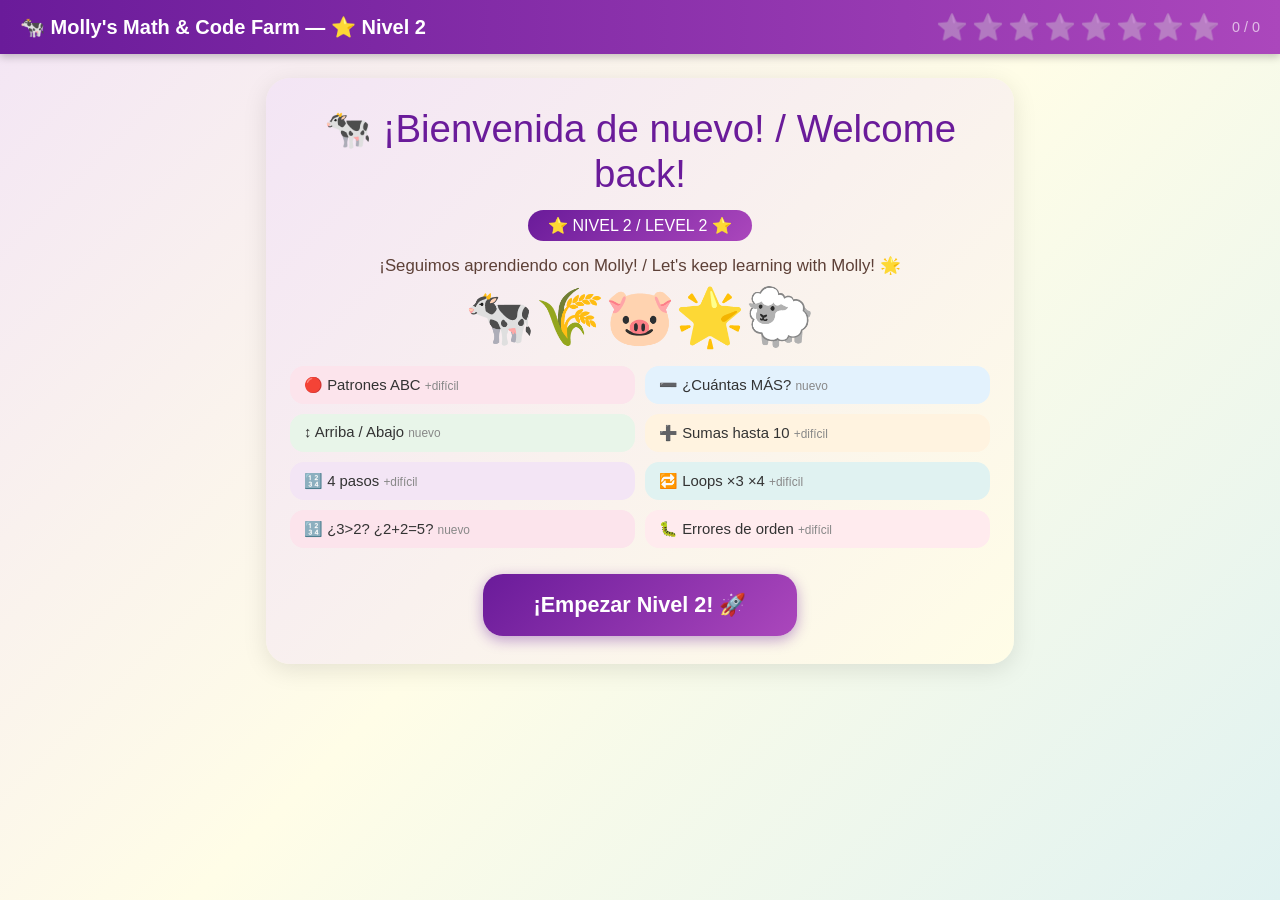
<file: contexto/documentos/Mollys_Math_Code_Farm_V2.html>
<!DOCTYPE html>
<html lang="es">
<head>
<meta charset="UTF-8">
<meta name="viewport" content="width=device-width, initial-scale=1.0">
<title>🐄 Molly's Math & Code Farm — Nivel 2</title>
<style>
:root {
  --green:  #2E7D32; --lt-green:  #E8F5E9;
  --brown:  #5D4037; --lt-brown:  #EFEBE9;
  --yellow: #F9A825; --lt-yellow: #FFFDE7;
  --orange: #E65100; --lt-orange: #FFF3E0;
  --blue:   #1565C0; --lt-blue:   #E3F2FD;
  --pink:   #C2185B; --lt-pink:   #FCE4EC;
  --purple: #6A1B9A; --lt-purple: #F3E5F5;
  --red:    #B71C1C; --lt-red:    #FFEBEE;
  --teal:   #00695C; --lt-teal:   #E0F2F1;
  --cream:  #FFFDE7;
}
* { box-sizing: border-box; margin: 0; padding: 0; }
body {
  font-family: 'Arial Rounded MT Bold','Comic Sans MS',Arial,sans-serif;
  background: linear-gradient(135deg,#F3E5F5 0%,#FFFDE7 50%,#E0F2F1 100%);
  min-height: 100vh;
  padding-bottom: 40px;
}

/* HEADER */
#header {
  background: linear-gradient(90deg,#6A1B9A,#AB47BC);
  color: white;
  padding: 12px 20px;
  display: flex; align-items: center; justify-content: space-between;
  box-shadow: 0 3px 8px rgba(0,0,0,.22);
  position: sticky; top: 0; z-index: 100;
}
#header h1 { font-size: 1.25em; }
#stars-bar  { display: flex; gap: 4px; align-items: center; }
.star { font-size: 1.6em; filter: grayscale(1) opacity(.4); transition: all .3s; }
.star.lit { filter: none; transform: scale(1.2); }
#score-text { color: #E1BEE7; font-size: .9em; margin-left: 8px; }

/* SCREENS */
.screen { display: none; max-width: 780px; margin: 24px auto; padding: 0 16px; }
.screen.active { display: block; }

/* CARD */
.card {
  background: white; border-radius: 24px;
  padding: 28px 24px;
  box-shadow: 0 6px 24px rgba(0,0,0,.1);
  text-align: center; position: relative; overflow: hidden;
}
.card::before {
  content:''; position:absolute; top:0; left:0; right:0; height:6px;
}
.act-patterns  .card::before { background: linear-gradient(90deg,#E91E63,#FF9800); }
.act-howmany   .card::before { background: linear-gradient(90deg,#1565C0,#0288D1); }
.act-space     .card::before { background: linear-gradient(90deg,#2E7D32,#66BB6A); }
.act-sums      .card::before { background: linear-gradient(90deg,#E65100,#FFA000); }
.act-sequence  .card::before { background: linear-gradient(90deg,#6A1B9A,#AB47BC); }
.act-loops     .card::before { background: linear-gradient(90deg,#00695C,#26A69A); }
.act-truefalse .card::before { background: linear-gradient(90deg,#C2185B,#F06292); }
.act-debug     .card::before { background: linear-gradient(90deg,#B71C1C,#EF5350); }

/* ACT BADGE */
.act-badge {
  display:inline-block; padding:6px 18px; border-radius:20px;
  font-size:.85em; font-weight:bold; color:white; margin-bottom:10px;
}
.act-patterns  .act-badge { background:#E91E63; }
.act-howmany   .act-badge { background:#1565C0; }
.act-space     .act-badge { background:#2E7D32; }
.act-sums      .act-badge { background:#E65100; }
.act-sequence  .act-badge { background:#6A1B9A; }
.act-loops     .act-badge { background:#00695C; }
.act-truefalse .act-badge { background:#C2185B; }
.act-debug     .act-badge { background:#B71C1C; }

/* LEVEL BADGE */
.level-badge {
  position:absolute; top:14px; right:16px;
  background:linear-gradient(135deg,#6A1B9A,#AB47BC);
  color:white; border-radius:12px; padding:4px 12px;
  font-size:.78em; font-weight:bold;
}

/* PROGRESS */
.progress-bar { background:#EEE; border-radius:10px; height:10px; margin:10px 0 18px; overflow:hidden; }
.progress-fill { height:100%; background:linear-gradient(90deg,#AB47BC,#FDD835); border-radius:10px; transition:width .4s; }

/* QUESTION */
.question-text { font-size:1.2em; color:#333; margin-bottom:16px; line-height:1.4; }
.question-text .es { color:var(--brown); }
.question-text .en { color:var(--purple); font-size:.88em; }
.emoji-row { font-size:2.6em; letter-spacing:4px; margin:14px 0; line-height:1.3; }
.emoji-big { font-size:5em; display:block; margin:10px 0; }
.blank-slot {
  display:inline-block; width:60px; height:60px;
  background:var(--lt-yellow); border:3px dashed var(--yellow);
  border-radius:12px; vertical-align:middle; font-size:.9em; line-height:60px; color:#AAA;
}

/* OPTIONS */
.options { display:flex; gap:12px; justify-content:center; flex-wrap:wrap; margin-top:16px; }
.opt-btn {
  padding:14px 22px; font-size:1.5em; border-radius:16px;
  border:3px solid transparent; cursor:pointer; transition:all .18s;
  background:var(--lt-yellow); min-width:80px; font-family:inherit;
}
.opt-btn:hover { transform:scale(1.08); box-shadow:0 4px 12px rgba(0,0,0,.15); }
.opt-btn.correct { background:#C8E6C9!important; border-color:#388E3C!important; transform:scale(1.1); }
.opt-btn.wrong   { background:#FFCDD2!important; border-color:#C62828!important; }
.opt-btn:disabled { cursor:default; }

/* TRUE/FALSE */
.tf-btn {
  padding:20px 36px; font-size:1.5em; font-weight:bold; border-radius:20px;
  border:3px solid transparent; cursor:pointer; transition:all .18s; font-family:inherit; min-width:148px;
}
.tf-btn:hover { transform:scale(1.07); }
.tf-btn.true-btn  { background:var(--lt-green);  color:var(--green); border-color:var(--green); }
.tf-btn.false-btn { background:var(--lt-red);    color:var(--red);   border-color:var(--red); }
.tf-btn.correct   { background:#C8E6C9!important; border-color:#388E3C!important; }
.tf-btn.wrong     { background:#FFCDD2!important; border-color:#C62828!important; }

/* HOW MANY MORE */
.howmany-groups { display:flex; gap:16px; justify-content:center; align-items:center; margin:10px 0; flex-wrap:wrap; }
.group-box {
  padding:14px 16px; background:var(--lt-blue); border:3px solid #90CAF9;
  border-radius:18px; font-size:2.2em; line-height:1.4; min-width:130px;
}
.group-label { font-size:.38em; color:#555; margin-bottom:4px; display:block; font-weight:bold; }
.group-count { font-size:.38em; color:var(--blue); margin-top:4px; display:block; font-weight:bold; }

/* SPACE VISUAL */
.space-scene {
  position:relative; width:260px; height:180px; margin:10px auto;
  background:var(--lt-blue); border:3px solid #90CAF9; border-radius:20px;
  overflow:visible;
}
.space-obj { position:absolute; font-size:2.8em; line-height:1; }

/* SEQUENCE */
.seq-items { display:flex; gap:14px; justify-content:center; flex-wrap:wrap; margin:14px 0; }
.seq-item {
  width:100px; background:var(--lt-purple); border:3px solid #CE93D8;
  border-radius:18px; padding:12px 6px; cursor:pointer; font-size:2.4em;
  text-align:center; transition:all .18s; position:relative;
}
.seq-item:hover { transform:scale(1.07); border-color:var(--purple); }
.seq-num {
  position:absolute; top:-10px; right:-10px;
  background:var(--purple); color:white; width:28px; height:28px;
  border-radius:50%; font-size:14px; display:none;
  align-items:center; justify-content:center; font-weight:bold;
}
.seq-item.selected .seq-num { display:flex; }
.seq-item.correct { background:#C8E6C9; border-color:var(--green); }
.seq-item.wrong   { background:#FFCDD2; border-color:var(--red); }
.seq-label { font-size:.26em; color:#555; margin-top:6px; display:block; line-height:1.3; }

/* LOOPS */
.loop-box {
  display:inline-block; background:var(--lt-teal); border:3px solid var(--teal);
  border-radius:16px; padding:12px 20px; margin:6px; font-size:1.3em;
}
.loop-times { font-size:2em; color:var(--teal); font-weight:bold; margin:8px 0; }

/* PARENT GUIDE */
.parent-guide-toggle {
  display:inline-flex; align-items:center; gap:6px;
  background:#FFF8E1; border:2px solid #FFD54F; border-radius:12px;
  padding:7px 16px; font-size:.88em; color:#5D4037;
  cursor:pointer; margin-bottom:10px; font-family:inherit;
  transition:all .18s;
}
.parent-guide-toggle:hover { background:#FFE082; }
.parent-guide-box {
  background:#FFFDE7; border:2px solid #FFD54F; border-radius:16px;
  padding:14px 16px; margin-bottom:14px; text-align:left;
  font-size:.88em; line-height:1.55; color:#4E342E;
  display:none;
}
.parent-guide-box.open { display:block; }
.parent-guide-box strong { color:#E65100; }
.parent-guide-box .tip {
  margin-top:8px; padding:8px 12px;
  background:#E8F5E9; border-left:4px solid #388E3C;
  border-radius:0 10px 10px 0; color:#1B5E20; font-style:italic;
}

/* DEBUG */
.debug-steps { display:flex; flex-direction:column; gap:10px; margin:14px 0; text-align:left; }
.debug-step {
  display:flex; align-items:center; gap:12px;
  padding:12px 16px; background:var(--lt-orange);
  border:3px solid #FFCC80; border-radius:14px;
  cursor:pointer; transition:all .18s; font-size:1.0em;
}
.debug-step:hover { border-color:var(--orange); transform:translateX(4px); }
.debug-step .step-num  { font-size:1.3em; font-weight:bold; color:var(--orange); min-width:28px; }
.debug-step .step-emoji { font-size:1.8em; }
.debug-step .step-text  { flex:1; color:#333; }
.debug-step.correct { background:#C8E6C9; border-color:var(--green); }
.debug-step.wrong   { background:#FFCDD2; border-color:var(--red); }

/* FEEDBACK */
#feedback {
  font-size:1.3em; font-weight:bold; padding:12px 20px;
  border-radius:14px; margin:14px 0; display:none;
  animation:popIn .3s ease;
}
#feedback.correct { background:#C8E6C9; color:var(--green); }
#feedback.wrong   { background:#FFCDD2; color:var(--red); }
@keyframes popIn { 0%{transform:scale(.7);opacity:0} 80%{transform:scale(1.06)} 100%{transform:scale(1);opacity:1} }

/* NAV */
.nav-row { display:flex; gap:12px; justify-content:center; margin-top:18px; }
.nav-btn {
  padding:12px 28px; font-size:1.0em; font-weight:bold;
  border-radius:14px; border:none; cursor:pointer; font-family:inherit; transition:all .18s;
}
.nav-btn:hover { transform:translateY(-2px); box-shadow:0 4px 10px rgba(0,0,0,.15); }
.btn-next    { background:var(--purple); color:white; }
.btn-prev    { background:#EEE; color:#555; }
.btn-restart { background:var(--yellow); color:var(--brown); }
.btn-next:disabled { background:#CCC; cursor:default; transform:none; box-shadow:none; }

/* WELCOME */
#welcome-screen .card { background:linear-gradient(135deg,#F3E5F5,#FFFDE7); }
.welcome-title { font-size:2.4em; color:var(--purple); margin-bottom:6px; }
.welcome-sub   { font-size:1.05em; color:var(--brown); margin-bottom:6px; }
.level-pill {
  display:inline-block; background:linear-gradient(135deg,var(--purple),#AB47BC);
  color:white; border-radius:20px; padding:6px 20px; font-size:1em; margin:8px 0 14px;
}
.activity-list { display:grid; grid-template-columns:1fr 1fr; gap:10px; margin:16px 0; text-align:left; }
.act-item { padding:10px 14px; border-radius:14px; font-size:.93em; color:#333; }
.start-btn {
  background:linear-gradient(135deg,var(--purple),#AB47BC);
  color:white; border:none; padding:18px 50px; font-size:1.35em; font-weight:bold;
  border-radius:20px; cursor:pointer; margin-top:10px; font-family:inherit;
  transition:all .2s; box-shadow:0 4px 14px rgba(106,27,154,.4);
}
.start-btn:hover { transform:scale(1.05); box-shadow:0 6px 18px rgba(106,27,154,.5); }

/* FINAL */
#final-screen .card { background:linear-gradient(135deg,#F3E5F5,#C8E6C9,#E1F5FE); }
.final-big   { font-size:4em; margin:10px 0; }
.final-title { font-size:2em; font-weight:bold; color:var(--purple); }
.final-sub   { font-size:1.1em; color:var(--brown); margin:10px 0; }
.medals      { font-size:2.4em; letter-spacing:8px; margin:14px 0; }
#confetti-canvas { position:fixed; top:0; left:0; width:100%; height:100%; pointer-events:none; z-index:9999; }
</style>
</head>
<body>
<canvas id="confetti-canvas"></canvas>

<div id="header">
  <h1>🐄 Molly's Math &amp; Code Farm — ⭐ Nivel 2</h1>
  <div id="stars-bar">
    <span class="star" id="s1">⭐</span><span class="star" id="s2">⭐</span>
    <span class="star" id="s3">⭐</span><span class="star" id="s4">⭐</span>
    <span class="star" id="s5">⭐</span><span class="star" id="s6">⭐</span>
    <span class="star" id="s7">⭐</span><span class="star" id="s8">⭐</span>
    <span id="score-text">0 / 0</span>
  </div>
</div>

<!-- WELCOME -->
<div id="welcome-screen" class="screen active">
  <div class="card">
    <div class="welcome-title">🐄 ¡Bienvenida de nuevo! / Welcome back!</div>
    <div class="level-pill">⭐ NIVEL 2 / LEVEL 2 ⭐</div>
    <div class="welcome-sub">¡Seguimos aprendiendo con Molly! / Let's keep learning with Molly! 🌟</div>
    <span style="font-size:3.5em; display:block; margin:8px 0">🐄🌾🐷🌟🐑</span>
    <div class="activity-list">
      <div class="act-item" style="background:#FCE4EC">🔴 Patrones ABC <span style="font-size:.8em;color:#888">+difícil</span></div>
      <div class="act-item" style="background:#E3F2FD">➖ ¿Cuántas MÁS? <span style="font-size:.8em;color:#888">nuevo</span></div>
      <div class="act-item" style="background:#E8F5E9">↕️ Arriba / Abajo <span style="font-size:.8em;color:#888">nuevo</span></div>
      <div class="act-item" style="background:#FFF3E0">➕ Sumas hasta 10 <span style="font-size:.8em;color:#888">+difícil</span></div>
      <div class="act-item" style="background:#F3E5F5">🔢 4 pasos <span style="font-size:.8em;color:#888">+difícil</span></div>
      <div class="act-item" style="background:#E0F2F1">🔁 Loops ×3 ×4 <span style="font-size:.8em;color:#888">+difícil</span></div>
      <div class="act-item" style="background:#FCE4EC">🔢 ¿3&gt;2? ¿2+2=5? <span style="font-size:.8em;color:#888">nuevo</span></div>
      <div class="act-item" style="background:#FFEBEE">🐛 Errores de orden <span style="font-size:.8em;color:#888">+difícil</span></div>
    </div>
    <button class="start-btn" onclick="startGame()">¡Empezar Nivel 2! 🚀</button>
  </div>
</div>

<!-- GAME -->
<div id="game-screen" class="screen">
  <div id="activity-container"></div>
  <div id="feedback"></div>
  <div class="nav-row">
    <button class="nav-btn btn-prev" onclick="prevActivity()">◀ Atrás</button>
    <button class="nav-btn btn-next" id="next-btn" onclick="nextQuestion()" disabled>Siguiente ▶</button>
  </div>
</div>

<!-- FINAL -->
<div id="final-screen" class="screen">
  <div class="card">
    <div class="final-big">🏆🌟🏆</div>
    <div class="final-title">¡INCREÍBLE! / AMAZING!</div>
    <div class="level-pill">⭐ NIVEL 2 COMPLETADO / LEVEL 2 COMPLETE ⭐</div>
    <div class="medals" id="final-medals">⭐⭐⭐⭐⭐⭐⭐⭐</div>
    <div class="final-sub" id="final-msg"></div>
    <span style="font-size:3em; display:block; margin:14px 0">🐄🌟🐷🌟🐑🌟🐔🌟🐴</span>
    <div class="final-sub">¡Molly está súper orgullosa de vos! 🐄❤️<br>Molly is super proud of you!</div>
    <div class="nav-row">
      <button class="nav-btn btn-restart" onclick="restartGame()">🔄 Jugar de nuevo / Play again</button>
    </div>
  </div>
</div>

<script>
// ===================================================================
// DATA — NIVEL 2
// ===================================================================
const ACTIVITIES = [

  // ─── 1. PATRONES ABC (3 elementos) ────────────────────────────
  {
    id:'patterns', type:'patterns',
    badge:'🔴 Matemáticas · Patrones ABC',
    title:'¿Qué sigue? / What comes next?',
    sub:'¡Ahora el patrón tiene 3 partes! / Now the pattern has 3 parts!',
    guide:{
      concept:'<strong>¿Qué es un patrón?</strong> Es una secuencia que se repite siempre de la misma manera. Reconocer patrones es una de las habilidades más importantes en matemática y en programación: las computadoras hacen exactamente eso, detectar y repetir patrones.',
      tip:'Antes de que Elena haga clic, leé el patrón en voz alta juntos: "rojo, azul, amarillo... rojo, azul... ¿qué sigue?". Esta vez hay 3 elementos diferentes (A-B-C), un escalón más que la versión anterior (A-B).'
    },
    questions:[
      { seq:['🔴','🔵','🟡','🔴','🔵'], opts:['🟡','🔴','🔵'], ans:0 },
      { seq:['🐄','🐷','🐑','🐄','🐷'], opts:['🐑','🐄','🐷'], ans:0 },
      { seq:['⭐','🌙','☀️','⭐','🌙'], opts:['☀️','⭐','🌙'],  ans:0 },
      { seq:['🍎','🍌','🍊','🍎','🍌'], opts:['🍊','🍎','🍌'], ans:0 },
    ]
  },

  // ─── 2. ¿CUÁNTAS MÁS? (diferencia) ───────────────────────────
  {
    id:'howmany', type:'howmany',
    badge:'➖ Matemáticas · ¿Cuántas MÁS?',
    title:'¿Cuántas MÁS tiene el Grupo A? / How many MORE does Group A have?',
    sub:'Contá la diferencia entre los dos grupos / Count the difference between the two groups',
    guide:{
      concept:'<strong>¿Qué es la diferencia?</strong> Es cuánto le "sobra" a un grupo respecto al otro. Este ejercicio introduce de forma visual el concepto de sustracción (resta) sin usar aún el símbolo "−". Elena va a comparar cantidades concretas antes de operar con números abstractos.',
      tip:'Pedile que cuente los animales de cada grupo con el dedo. Luego preguntale: "¿Cuántas vacas tiene el Grupo A que el Grupo B no tiene?" Es más intuitivo que preguntar cuánto es 4 menos 2.'
    },
    questions:[
      { a:['🐄','🐄','🐄','🐄'], b:['🐄','🐄'],      opts:[1,2,3], ans:2 },
      { a:['🐷','🐷','🐷','🐷','🐷'], b:['🐷','🐷'],   opts:[2,3,4], ans:3 },
      { a:['🐑','🐑','🐑'],      b:['🐑'],            opts:[1,2,3], ans:2 },
      { a:['🐔','🐔','🐔','🐔'], b:['🐔','🐔','🐔'],  opts:[1,2,3], ans:1 },
    ]
  },

  // ─── 3. ESPACIOS — Arriba / Abajo / Izquierda / Derecha ───────
  {
    id:'space', type:'truefalse',
    badge:'↕️ Matemáticas · Posiciones',
    title:'¿Verdadero o Falso? / True or False?',
    sub:'¿Dónde está el objeto? / Where is the object?',
    guide:{
      concept:'<strong>¿Por qué es importante la noción espacial?</strong> El razonamiento espacial es la base de la geometría, los mapas y también de la programación (coordenadas, interfaces, gráficos). En esta versión avanzamos de adentro/afuera hacia las cuatro direcciones: arriba, abajo, izquierda y derecha.',
      tip:'"Izquierda y derecha" suelen ser las más difíciles para los 4 años. Un truco: recordale que la mano con la que escribe es la derecha. También podés practicar esto en casa señalando objetos cotidianos antes de la actividad.'
    },
    questions:[
      {
        visual:'above', obj:'🍎', ref:'📦',
        stmt:'La manzana está ARRIBA de la caja', en:'The apple is ABOVE the box', ans:true
      },
      {
        visual:'below', obj:'🦆', ref:'☁️',
        stmt:'El pato está ARRIBA de la nube',    en:'The duck is ABOVE the cloud', ans:false
      },
      {
        visual:'left',  obj:'🐄', ref:'🏠',
        stmt:'La vaca está a la IZQUIERDA',       en:'The cow is on the LEFT',     ans:true
      },
      {
        visual:'right', obj:'🌸', ref:'🌳',
        stmt:'La flor está a la IZQUIERDA del árbol', en:'The flower is to the LEFT of the tree', ans:false
      },
    ]
  },

  // ─── 4. SUMAS hasta 10 ────────────────────────────────────────
  {
    id:'sums', type:'sums',
    badge:'➕ Matemáticas · Sumas hasta 10',
    title:'¿Cuántos hay en total? / How many in total?',
    sub:'Contá los dos grupos y sumalos / Count both groups and add them',
    guide:{
      concept:'<strong>Sumas hasta 10.</strong> Consolidamos la adición con números un poco más grandes que en la versión anterior (hasta 5). A esta edad el objetivo no es memorizar resultados sino internalizar la operación: juntar dos grupos y contar el total.',
      tip:'Si Elena duda, animala a contar con los dedos o señalar cada emoji en pantalla. No hay apuro en llegar a la respuesta de memoria. Lo importante es que el proceso de "juntar y contar" quede claro antes de avanzar a números más grandes.'
    },
    questions:[
      { a:['🐄','🐄','🐄'],      b:['🐄','🐄'],           opts:[4,5,6],  ans:5 },
      { a:['🐷','🐷','🐷'],      b:['🐷','🐷','🐷'],      opts:[5,6,7],  ans:6 },
      { a:['🐑','🐑','🐑','🐑'], b:['🐑','🐑','🐑'],      opts:[6,7,8],  ans:7 },
      { a:['🐔','🐔','🐔','🐔'], b:['🐔','🐔','🐔','🐔'], opts:[7,8,9],  ans:8 },
    ]
  },

  // ─── 5. SECUENCIAS de 4 pasos ─────────────────────────────────
  {
    id:'sequence', type:'sequence',
    badge:'🔢 Programación · Secuencias de 4 pasos',
    title:'Poné los 4 pasos en orden / Put the 4 steps in order',
    sub:'Hacé clic de PRIMERO a CUARTO / Click from FIRST to FOURTH',
    guide:{
      concept:'<strong>¿Qué es una secuencia?</strong> En programación, una secuencia es una lista ordenada de instrucciones que la computadora sigue una por una. Si el orden está mal, el programa no funciona. Este es el concepto de <em>algoritmo</em> en su forma más simple. Pasar de 3 a 4 pasos multiplica las combinaciones posibles, lo que exige más razonamiento lógico.',
      tip:'Antes de hacer clic, hablá de los pasos en voz alta: "¿Qué hacemos primero para hacer jugo? ¿Y después?" Que Elena cuente la historia con sus palabras antes de ordenarla en pantalla. Esto refuerza la comprensión del orden causal.'
    },
    questions:[
      {
        prompt:'🌱 ¿Cómo crece y se come una fruta? / How does fruit grow and get eaten?',
        items:[
          { emoji:'🌰', label:'1. Semilla/Seed' },
          { emoji:'😋', label:'4. Comer/Eat' },
          { emoji:'🌱', label:'2. Brote/Sprout' },
          { emoji:'🍎', label:'3. Fruta/Fruit' },
        ],
        correct:[0,2,3,1]
      },
      {
        prompt:'🥤 ¿Cómo hacer jugo de naranja? / How to make orange juice?',
        items:[
          { emoji:'🥤', label:'4. Tomar/Drink' },
          { emoji:'🍊', label:'1. Agarrar/Pick' },
          { emoji:'🍹', label:'3. Exprimir/Squeeze' },
          { emoji:'🧼', label:'2. Lavar/Wash' },
        ],
        correct:[1,3,2,0]
      },
      {
        prompt:'🐔 ¿Cómo crece un pollito? / How does a chick grow?',
        items:[
          { emoji:'🐣', label:'2. Nace/Hatches' },
          { emoji:'🥚', label:'1. Huevo/Egg' },
          { emoji:'🐔', label:'4. Gallina/Hen' },
          { emoji:'🐥', label:'3. Pollito/Chick' },
        ],
        correct:[1,0,3,2]
      },
    ]
  },

  // ─── 6. LOOPS ×3 ×4 ───────────────────────────────────────────
  {
    id:'loops', type:'loops',
    badge:'🔁 Programación · Loops',
    title:'¿Cuántas veces en total? / How many times in total?',
    sub:'¡Ahora con más repeticiones! / Now with more repetitions!',
    guide:{
      concept:'<strong>¿Qué es un loop?</strong> Un loop (bucle) es una instrucción que le dice a la computadora "repetí esto N veces". Es uno de los conceptos más usados en programación. Calcular cuántas veces ocurre algo en total es la base de la multiplicación: 3 MOOs × 3 veces = 9 MOOs en total.',
      tip:'Para ayudar a Elena, podés hacerlo físico: decí "MOO MOO MOO" juntos, aplaudí una vez, y repetí. Después contá todos los MOOs. La representación corporal ayuda mucho a esta edad a entender la repetición antes de calcularlo mentalmente.'
    },
    questions:[
      {
        animal:'🐄', sound:'MOO!', soundCount:3, times:3,
        prompt:'Molly dice 🐄 MOO! MOO! MOO! — Lo hace 3 veces. / She does it 3 times.',
        opts:[6,7,8,9], ans:9
      },
      {
        animal:'🐕', sound:'WOOF!', soundCount:2, times:4,
        prompt:'🐕 dice WOOF! WOOF! — Lo hace 4 veces. / He does it 4 times.',
        opts:[6,7,8,9], ans:8
      },
      {
        animal:'🐈', sound:'MEOW!', soundCount:3, times:3,
        prompt:'🐈 dice MEOW! MEOW! MEOW! — Lo hace 3 veces. / She does it 3 times.',
        opts:[7,8,9,10], ans:9
      },
    ]
  },

  // ─── 7. VERDADERO / FALSO — comparaciones y sumas ─────────────
  {
    id:'truefalse', type:'truefalse',
    badge:'✅ Programación · Comparaciones',
    title:'¿Verdadero o Falso? / True or False?',
    sub:'Matemáticas y comparaciones / Math and comparisons',
    guide:{
      concept:'<strong>Verdadero y Falso en programación.</strong> En código, casi toda decisión se basa en una condición que es verdadera o falsa (booleanos). En esta versión introducimos comparaciones numéricas (3 > 2, 5 < 4) y sumas como afirmaciones (2+2=5). Esto es exactamente lo que hace una computadora cuando evalúa una condición.',
      tip:'"Mayor que" y "menor que" pueden resultar abstractos. Un truco visual: el símbolo > es como una boca abierta que siempre se come al número más grande. Podés dibujarlo en un papel antes de la actividad. Para las sumas (¿2+2=5?) animá a Elena a contarlo con los dedos y decidir sola.'
    },
    questions:[
      { visual:'math', inner:'3 > 2', ref:'',
        stmt:'3 es MAYOR que 2',    en:'3 is GREATER THAN 2',  ans:true  },
      { visual:'math', inner:'5 < 4', ref:'',
        stmt:'5 es MENOR que 4',    en:'5 is LESS THAN 4',     ans:false },
      { visual:'math', inner:'2+2=5', ref:'',
        stmt:'2 + 2 = 5',           en:'2 + 2 = 5',            ans:false },
      { visual:'math', inner:'4+1=5', ref:'',
        stmt:'4 + 1 = 5',           en:'4 + 1 = 5',            ans:true  },
    ]
  },

  // ─── 8. DEBUG — errores de orden / lógica ─────────────────────
  {
    id:'debug', type:'debug',
    badge:'🐛 Programación · Debug',
    title:'¡Encontrá el paso equivocado! / Find the wrong step!',
    sub:'Un paso está en el lugar incorrecto o es incorrecto / One step is wrong or in the wrong place',
    guide:{
      concept:'<strong>¿Qué es el debugging?</strong> Depurar (debug) es encontrar y corregir errores en un programa. Es una habilidad central en programación y también en el pensamiento crítico general. En esta versión los errores son más sutiles que antes: ya no son pasos absurdos (volar a la luna) sino pasos lógicamente incorrectos o fuera de orden.',
      tip:'Leé los pasos en voz alta con Elena y preguntale después de cada uno: "¿Tiene sentido hacer esto acá?" Si dice que todos están bien, volvé a leerlos más despacio y señalá el conflicto: "¿Podés tomar el jugo antes de exprimirlo?" Que ella razone la inconsistencia.'
    },
    questions:[
      {
        prompt:'🍊 Pasos para hacer jugo / Steps to make juice:',
        steps:[
          { emoji:'🍊', text:'Agarrar la naranja / Pick the orange',  wrong:false },
          { emoji:'🥤', text:'¡Tomar el jugo! / Drink the juice!',    wrong:true  },
          { emoji:'🍹', text:'Exprimir la naranja / Squeeze orange',  wrong:false },
          { emoji:'🫙', text:'Verter en vaso / Pour into glass',      wrong:false },
        ]
      },
      {
        prompt:'👕 Pasos para vestirse / Steps to get dressed:',
        steps:[
          { emoji:'🚿', text:'Bañarse / Take a shower',              wrong:false },
          { emoji:'👕', text:'Ponerse la remera / Put on shirt',      wrong:false },
          { emoji:'👟', text:'Ponerse los zapatos / Put on shoes',    wrong:false },
          { emoji:'🛁', text:'Llenar la bañera / Fill the bathtub',   wrong:true  },
        ]
      },
      {
        prompt:'🌱 Pasos para plantar / Steps to plant:',
        steps:[
          { emoji:'🌰', text:'Poner la semilla / Place the seed',     wrong:false },
          { emoji:'💧', text:'Regar / Water it',                      wrong:false },
          { emoji:'🌷', text:'¡Ya tiene flor! / It has a flower!',    wrong:true  },
          { emoji:'⏳', text:'Esperar que crezca / Wait for it to grow', wrong:false },
        ]
      },
    ]
  }
];

// ===================================================================
// STATE
// ===================================================================
let curAct=0, curQ=0, score=0, total=0, answered=false;
let seqSelected=[], seqCorrectOrder=[];

// ===================================================================
// STARS
// ===================================================================
function updateStars(){
  for(let i=1;i<=8;i++){
    document.getElementById('s'+i).classList.toggle('lit', i<=score);
  }
  document.getElementById('score-text').textContent = score+' / '+total;
}

// ===================================================================
// NAVIGATION
// ===================================================================
function showScreen(id){
  document.querySelectorAll('.screen').forEach(s=>s.classList.remove('active'));
  document.getElementById(id).classList.add('active');
}
function startGame(){ curAct=0;curQ=0;score=0;total=0;answered=false; updateStars(); showScreen('game-screen'); renderActivity(); }
function restartGame(){ showScreen('welcome-screen'); }
function prevActivity(){
  if(curAct>0){ curAct--;curQ=0;answered=false;clearFeedback();renderActivity(); }
  else showScreen('welcome-screen');
}
function nextQuestion(){
  if(!answered) return;
  curQ++; answered=false; clearFeedback();
  document.getElementById('next-btn').disabled=true;
  const act=ACTIVITIES[curAct];
  if(curQ>=act.questions.length){ curAct++;curQ=0; if(curAct>=ACTIVITIES.length){ showFinal();return; } }
  renderActivity();
}
function showFinal(){
  showScreen('final-screen');
  document.getElementById('final-medals').textContent='⭐'.repeat(Math.min(score,8));
  const pct=total>0?Math.round(score/total*100):0;
  document.getElementById('final-msg').textContent =
    score>=total*.8 ? `¡Excelente! / Excellent! 🌟 ${score}/${total} correctas`
                    : `¡Muy bien! / Great job! 🌈 ${score}/${total} correctas`;
  launchConfetti();
}
function clearFeedback(){ const f=document.getElementById('feedback'); f.style.display='none'; f.className=''; }
function showFeedback(ok,msg){
  const f=document.getElementById('feedback');
  f.textContent=(ok?'✅ ':'❌ ')+msg;
  f.className=ok?'correct':'wrong'; f.style.display='block';
  if(ok){score++;updateStars();} total++; answered=true;
  document.getElementById('next-btn').disabled=false;
}

// ===================================================================
// RENDER
// ===================================================================
function toggleGuide(){
  const box=document.getElementById('guide-box');
  const btn=document.getElementById('guide-btn');
  const open=box.classList.toggle('open');
  btn.textContent = open ? '👨‍👩‍👧 Para papá y mamá  ▲' : '👨‍👩‍👧 Para papá y mamá  ▼';
}

function renderGuide(guide){
  if(!guide) return '';
  return `<button class="parent-guide-toggle" id="guide-btn" onclick="toggleGuide()">
    👨‍👩‍👧 Para papá y mamá  ▼
  </button>
  <div class="parent-guide-box" id="guide-box">
    <div>${guide.concept}</div>
    <div class="tip">💡 ${guide.tip}</div>
  </div>`;
}

function renderActivity(){
  const act=ACTIVITIES[curAct], q=act.questions[curQ];
  const pct=((curQ/act.questions.length)*100).toFixed(0);
  let html=`<div class="card act-${act.id}">
    <span class="level-badge">⭐ Nivel 2</span>
    <span class="act-badge">${act.badge}</span>
    <div class="progress-bar"><div class="progress-fill" style="width:${pct}%"></div></div>
    ${renderGuide(act.guide)}
    <div class="question-text">
      <div class="es">${act.title}</div>
      <div class="en" style="margin-top:4px">${act.sub}</div>
    </div>`;
  switch(act.type){
    case 'patterns':  html+=renderPatterns(q);  break;
    case 'howmany':   html+=renderHowMany(q);   break;
    case 'truefalse': html+=renderTrueFalse(q,act.id); break;
    case 'sums':      html+=renderSums(q);      break;
    case 'sequence':  html+=renderSequence(q);  break;
    case 'loops':     html+=renderLoops(q);     break;
    case 'debug':     html+=renderDebug(q);     break;
  }
  html+='</div>';
  document.getElementById('activity-container').innerHTML=html;
}

// ─── PATTERNS ─────────────────────────────────────────────────────
function renderPatterns(q){
  const seq=q.seq.join(' ')+' <span class="blank-slot">?</span>';
  const opts=q.opts.map((o,i)=>`<button class="opt-btn" onclick="answerPattern(${i})">${o}</button>`).join('');
  return `<div class="emoji-row">${seq}</div><div class="options">${opts}</div>`;
}
function answerPattern(idx){
  if(answered)return;
  const q=ACTIVITIES[curAct].questions[curQ];
  document.querySelectorAll('.opt-btn').forEach((b,i)=>{
    b.disabled=true;
    if(i===q.ans) b.classList.add('correct');
    else if(i===idx) b.classList.add('wrong');
  });
  showFeedback(idx===q.ans, idx===q.ans?'¡Correcto! / Correct! 🌟':`La respuesta era ${q.opts[q.ans]}`);
}

// ─── HOW MANY MORE ────────────────────────────────────────────────
function renderHowMany(q){
  const aStr=q.a.join(' '), bStr=q.b.join(' ');
  const opts=q.opts.map(o=>
    `<button class="opt-btn" style="font-size:2em;font-weight:bold" onclick="answerHowMany(${o})">${o}</button>`
  ).join('');
  return `<div class="howmany-groups">
    <div class="group-box">
      <span class="group-label">Grupo A / Group A</span>
      ${aStr}
      <span class="group-count">${q.a.length} animales</span>
    </div>
    <div style="font-size:2.5em;color:#888">vs</div>
    <div class="group-box">
      <span class="group-label">Grupo B / Group B</span>
      ${bStr}
      <span class="group-count">${q.b.length} animales</span>
    </div>
  </div>
  <div class="question-text es" style="margin:10px 0">
    A tiene __ MÁS que B / A has __ MORE than B
  </div>
  <div class="options">${opts}</div>`;
}
function answerHowMany(val){
  if(answered)return;
  const q=ACTIVITIES[curAct].questions[curQ];
  document.querySelectorAll('.opt-btn').forEach(b=>{
    b.disabled=true;
    if(parseInt(b.textContent)===q.ans) b.classList.add('correct');
    else if(parseInt(b.textContent)===val) b.classList.add('wrong');
  });
  showFeedback(val===q.ans, val===q.ans?`¡Correcto! ${q.a.length} - ${q.b.length} = ${q.ans} 🌟`:`La diferencia era ${q.ans}`);
}

// ─── TRUE / FALSE + SPACE ─────────────────────────────────────────
function renderTrueFalse(q, actId){
  let visual='';
  if(q.visual==='above'){
    visual=`<div class="space-scene">
      <span class="space-obj" style="top:20px;left:50%;transform:translateX(-50%)">${q.obj}</span>
      <span class="space-obj" style="bottom:20px;left:50%;transform:translateX(-50%)">${q.ref}</span>
    </div>`;
  } else if(q.visual==='below'){
    visual=`<div class="space-scene">
      <span class="space-obj" style="top:20px;left:50%;transform:translateX(-50%)">${q.ref}</span>
      <span class="space-obj" style="bottom:20px;left:50%;transform:translateX(-50%)">${q.obj}</span>
    </div>`;
  } else if(q.visual==='left'){
    visual=`<div class="space-scene">
      <span class="space-obj" style="left:20px;top:50%;transform:translateY(-50%)">${q.obj}</span>
      <span class="space-obj" style="right:20px;top:50%;transform:translateY(-50%)">${q.ref}</span>
    </div>`;
  } else if(q.visual==='right'){
    visual=`<div class="space-scene">
      <span class="space-obj" style="left:20px;top:50%;transform:translateY(-50%)">${q.ref}</span>
      <span class="space-obj" style="right:20px;top:50%;transform:translateY(-50%)">${q.obj}</span>
    </div>`;
  } else if(q.visual==='math'){
    visual=`<div style="font-size:3.5em;font-weight:bold;color:var(--purple);margin:14px 0;
                        background:var(--lt-purple);border-radius:20px;padding:16px 30px;
                        display:inline-block">${q.inner}</div>`;
  } else {
    visual=`<span class="emoji-big">${q.inner}</span>`;
  }
  return `${visual}
    <div class="question-text" style="margin:10px 0">
      <div class="es">"${q.stmt}"</div>
      <div class="en">"${q.en}"</div>
    </div>
    <div class="options">
      <button class="tf-btn true-btn"  onclick="answerTF(true)">✅ VERDADERO<br><span style="font-size:.6em">TRUE</span></button>
      <button class="tf-btn false-btn" onclick="answerTF(false)">❌ FALSO<br><span style="font-size:.6em">FALSE</span></button>
    </div>`;
}
function answerTF(choice){
  if(answered)return;
  const q=ACTIVITIES[curAct].questions[curQ];
  const ok=choice===q.ans;
  document.querySelectorAll('.tf-btn,.opt-btn').forEach(b=>b.disabled=true);
  document.querySelectorAll('.tf-btn').forEach(b=>{
    if(b.classList.contains('true-btn')  && q.ans===true)  b.classList.add('correct');
    if(b.classList.contains('false-btn') && q.ans===false) b.classList.add('correct');
    if(b.classList.contains('true-btn')  && choice===true  && !ok) b.classList.add('wrong');
    if(b.classList.contains('false-btn') && choice===false && !ok) b.classList.add('wrong');
  });
  showFeedback(ok, ok?'¡Correcto! / Correct! 🌟':`Era ${q.ans?'VERDADERO ✅':'FALSO ❌'}`);
}

// ─── SUMS ─────────────────────────────────────────────────────────
function renderSums(q){
  const opts=q.opts.map(o=>
    `<button class="opt-btn" style="font-size:2em;font-weight:bold" onclick="answerSum(${o})">${o}</button>`
  ).join('');
  return `<div class="emoji-row">${q.a.join('')} <span style="font-size:.7em;color:#888">+</span> ${q.b.join('')} <span style="font-size:.7em;color:#888">=</span> <span class="blank-slot">?</span></div>
          <div class="options">${opts}</div>`;
}
function answerSum(val){
  if(answered)return;
  const q=ACTIVITIES[curAct].questions[curQ];
  document.querySelectorAll('.opt-btn').forEach(b=>{
    b.disabled=true;
    if(parseInt(b.textContent)===q.ans) b.classList.add('correct');
    else if(parseInt(b.textContent)===val) b.classList.add('wrong');
  });
  showFeedback(val===q.ans, val===q.ans?'¡Correcto! / Correct! 🌟':`La respuesta era ${q.ans}`);
}

// ─── SEQUENCE (4 pasos) ───────────────────────────────────────────
function renderSequence(q){
  seqSelected=[]; seqCorrectOrder=q.correct;
  const items=q.items.map((it,i)=>
    `<div class="seq-item" id="seq-${i}" onclick="clickSeq(${i})">
      ${it.emoji}
      <span class="seq-num" id="seqnum-${i}"></span>
      <span class="seq-label">${it.label}</span>
    </div>`
  ).join('');
  return `<div class="question-text es" style="margin:8px 0">${q.prompt}</div>
    <div class="seq-items">${items}</div>
    <div style="font-size:.88em;color:#888;margin-top:8px">
      Clic en orden: 1°, 2°, 3°, 4° / Click in order: 1st, 2nd, 3rd, 4th
    </div>`;
}
function clickSeq(idx){
  if(answered)return;
  if(seqSelected.includes(idx))return;
  seqSelected.push(idx);
  const numEl=document.getElementById('seqnum-'+idx);
  numEl.textContent=seqSelected.length;
  document.getElementById('seq-'+idx).classList.add('selected');
  if(seqSelected.length===seqCorrectOrder.length){
    const ok=seqSelected.every((v,i)=>v===seqCorrectOrder[i]);
    seqSelected.forEach((v,i)=>{
      document.getElementById('seq-'+v).classList.add(v===seqCorrectOrder[i]?'correct':'wrong');
    });
    showFeedback(ok, ok?'¡Orden perfecto! / Perfect order! 🌟':'¡Casi! El orden correcto está marcado.');
  }
}

// ─── LOOPS ────────────────────────────────────────────────────────
function renderLoops(q){
  const sounds=Array(q.soundCount).fill(q.sound).join(' ');
  const opts=q.opts.map(o=>
    `<button class="opt-btn" style="font-size:2em;font-weight:bold" onclick="answerLoop(${o})">${o}</button>`
  ).join('');
  return `<div class="loop-visual">
    <div style="font-size:1.05em;color:#555;margin-bottom:8px">${q.prompt}</div>
    <div class="loop-box">${q.animal} → ${sounds}</div>
    <div class="loop-times">× ${q.times}</div>
  </div>
  <div class="question-text es">¿Cuántas veces en total? / How many total?</div>
  <div class="options">${opts}</div>`;
}
function answerLoop(val){
  if(answered)return;
  const q=ACTIVITIES[curAct].questions[curQ];
  document.querySelectorAll('.opt-btn').forEach(b=>{
    b.disabled=true;
    if(parseInt(b.textContent)===q.ans) b.classList.add('correct');
    else if(parseInt(b.textContent)===val) b.classList.add('wrong');
  });
  showFeedback(val===q.ans,
    val===q.ans?`¡Correcto! ${q.soundCount} × ${q.times} = ${q.ans} 🌟`:`La respuesta era ${q.ans} (${q.soundCount} × ${q.times})`);
}

// ─── DEBUG ────────────────────────────────────────────────────────
function renderDebug(q){
  const steps=q.steps.map((s,i)=>
    `<div class="debug-step" id="dbg-${i}" onclick="answerDebug(${i})">
      <span class="step-num">${i+1}</span>
      <span class="step-emoji">${s.emoji}</span>
      <span class="step-text">${s.text}</span>
    </div>`
  ).join('');
  return `<div class="question-text es" style="margin:8px 0">${q.prompt}</div>
    <div class="debug-steps">${steps}</div>
    <div style="font-size:.88em;color:#888;margin-top:4px">
      🖱️ Hacé clic en el paso equivocado / Click the wrong step
    </div>`;
}
function answerDebug(idx){
  if(answered)return;
  const q=ACTIVITIES[curAct].questions[curQ];
  document.querySelectorAll('.debug-step').forEach((el,i)=>{
    el.style.pointerEvents='none';
    if(q.steps[i].wrong) el.classList.add('correct');
    else if(i===idx)      el.classList.add('wrong');
  });
  showFeedback(q.steps[idx].wrong,
    q.steps[idx].wrong?'¡Encontraste el error! / Found the bug! 🐛✅':'¡Casi! El paso equivocado está marcado.');
}

// ─── CONFETTI ─────────────────────────────────────────────────────
function launchConfetti(){
  const cv=document.getElementById('confetti-canvas'), ctx=cv.getContext('2d');
  cv.width=window.innerWidth; cv.height=window.innerHeight;
  const ps=Array.from({length:140},()=>({
    x:Math.random()*cv.width, y:Math.random()*-cv.height,
    r:Math.random()*8+4, c:`hsl(${Math.random()*360},90%,60%)`,
    speed:Math.random()*4+2, angle:Math.random()*360, spin:(Math.random()-.5)*5
  }));
  let fr=0;
  (function draw(){
    ctx.clearRect(0,0,cv.width,cv.height);
    ps.forEach(p=>{
      ctx.save(); ctx.translate(p.x,p.y); ctx.rotate(p.angle*Math.PI/180);
      ctx.fillStyle=p.c; ctx.fillRect(-p.r/2,-p.r/2,p.r,p.r*1.5); ctx.restore();
      p.y+=p.speed; p.angle+=p.spin; if(p.y>cv.height) p.y=-20;
    });
    if(++fr<220) requestAnimationFrame(draw);
    else ctx.clearRect(0,0,cv.width,cv.height);
  })();
}
</script>
</body>
</html>
</file>
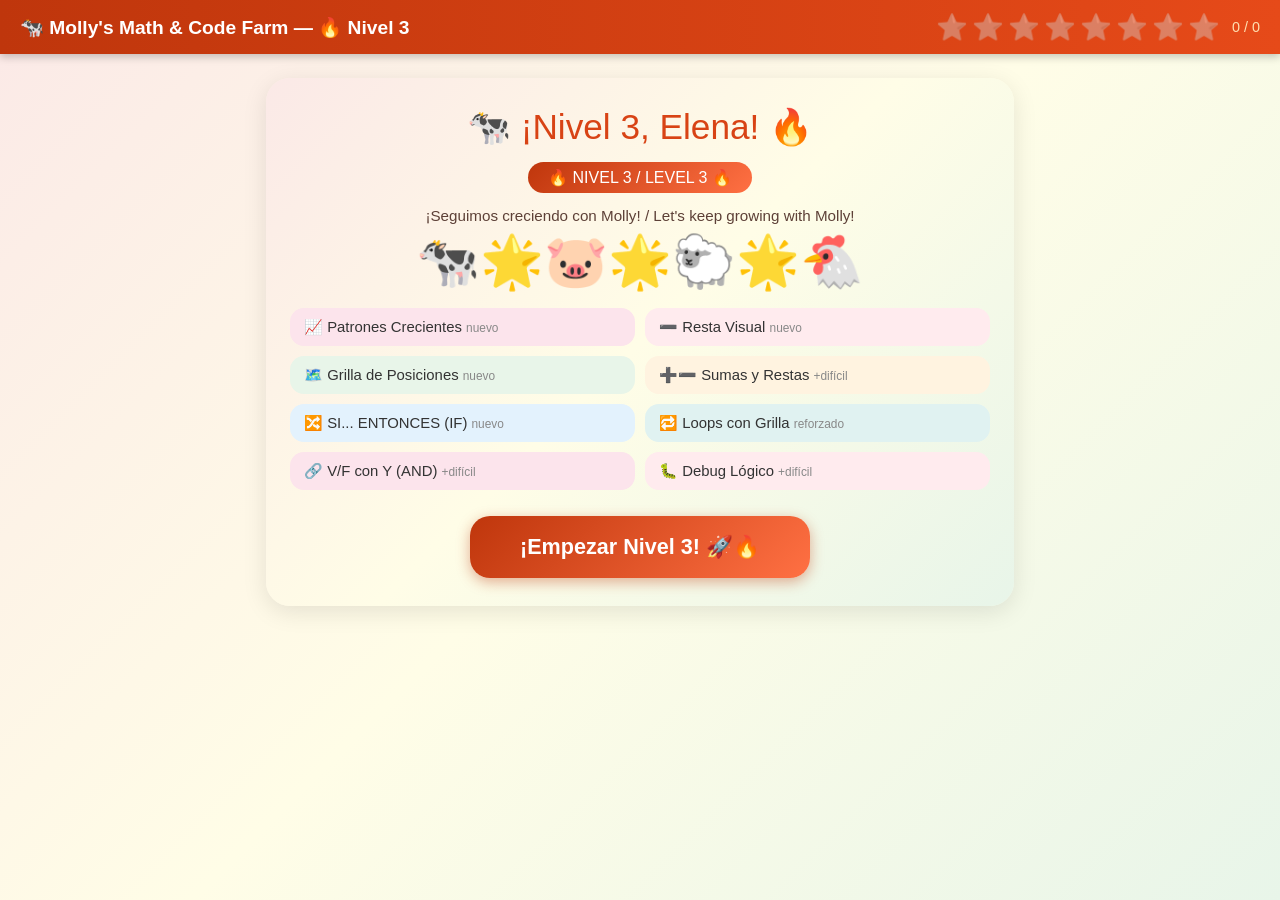
<file: contexto/documentos/Mollys_Math_Code_Farm_V3.html>
<!DOCTYPE html>
<html lang="es">
<head>
<meta charset="UTF-8">
<meta name="viewport" content="width=device-width, initial-scale=1.0">
<title>🐄 Molly's Math & Code Farm — Nivel 3</title>
<style>
:root {
  --green:  #2E7D32; --lt-green:  #E8F5E9;
  --brown:  #5D4037; --lt-brown:  #EFEBE9;
  --yellow: #F9A825; --lt-yellow: #FFFDE7;
  --orange: #E65100; --lt-orange: #FFF3E0;
  --blue:   #1565C0; --lt-blue:   #E3F2FD;
  --pink:   #C2185B; --lt-pink:   #FCE4EC;
  --purple: #6A1B9A; --lt-purple: #F3E5F5;
  --red:    #B71C1C; --lt-red:    #FFEBEE;
  --teal:   #00695C; --lt-teal:   #E0F2F1;
  --cream:  #FFFDE7;
  --accent: #D84315;   /* Nivel 3: warm orange-red */
  --lt-acc: #FBE9E7;
}
* { box-sizing:border-box; margin:0; padding:0; }
body {
  font-family:'Arial Rounded MT Bold','Comic Sans MS',Arial,sans-serif;
  background:linear-gradient(135deg,#FBE9E7 0%,#FFFDE7 50%,#E8F5E9 100%);
  min-height:100vh; padding-bottom:40px;
}

/* HEADER */
#header {
  background:linear-gradient(90deg,#BF360C,#E64A19);
  color:white; padding:12px 20px;
  display:flex; align-items:center; justify-content:space-between;
  box-shadow:0 3px 8px rgba(0,0,0,.22);
  position:sticky; top:0; z-index:100;
}
#header h1 { font-size:1.2em; }
#stars-bar  { display:flex; gap:4px; align-items:center; }
.star { font-size:1.6em; filter:grayscale(1) opacity(.4); transition:all .3s; }
.star.lit { filter:none; transform:scale(1.2); }
#score-text { color:#FFE0B2; font-size:.9em; margin-left:8px; }

/* SCREENS */
.screen { display:none; max-width:780px; margin:24px auto; padding:0 16px; }
.screen.active { display:block; }

/* CARD */
.card {
  background:white; border-radius:24px; padding:28px 24px;
  box-shadow:0 6px 24px rgba(0,0,0,.1);
  text-align:center; position:relative; overflow:hidden;
}
.card::before { content:''; position:absolute; top:0; left:0; right:0; height:6px; }
.act-patterns  .card::before { background:linear-gradient(90deg,#E91E63,#FF9800); }
.act-subtract  .card::before { background:linear-gradient(90deg,#BF360C,#FF7043); }
.act-space     .card::before { background:linear-gradient(90deg,#2E7D32,#66BB6A); }
.act-mixed     .card::before { background:linear-gradient(90deg,#E65100,#FFA000); }
.act-ifelse    .card::before { background:linear-gradient(90deg,#1565C0,#7B1FA2); }
.act-loops     .card::before { background:linear-gradient(90deg,#00695C,#26A69A); }
.act-truefalse .card::before { background:linear-gradient(90deg,#C2185B,#F06292); }
.act-debug     .card::before { background:linear-gradient(90deg,#B71C1C,#EF5350); }

/* BADGES */
.act-badge {
  display:inline-block; padding:6px 18px; border-radius:20px;
  font-size:.85em; font-weight:bold; color:white; margin-bottom:10px;
}
.act-patterns  .act-badge { background:#E91E63; }
.act-subtract  .act-badge { background:#BF360C; }
.act-space     .act-badge { background:#2E7D32; }
.act-mixed     .act-badge { background:#E65100; }
.act-ifelse    .act-badge { background:#1565C0; }
.act-loops     .act-badge { background:#00695C; }
.act-truefalse .act-badge { background:#C2185B; }
.act-debug     .act-badge { background:#B71C1C; }
.level-badge {
  position:absolute; top:14px; right:16px;
  background:linear-gradient(135deg,#BF360C,#FF7043);
  color:white; border-radius:12px; padding:4px 12px; font-size:.78em; font-weight:bold;
}

/* PROGRESS */
.progress-bar { background:#EEE; border-radius:10px; height:10px; margin:10px 0 18px; overflow:hidden; }
.progress-fill { height:100%; background:linear-gradient(90deg,#FF7043,#FDD835); border-radius:10px; transition:width .4s; }

/* QUESTION TEXT */
.question-text { font-size:1.2em; color:#333; margin-bottom:16px; line-height:1.4; }
.question-text .es { color:var(--brown); }
.question-text .en { color:var(--accent); font-size:.88em; }
.emoji-row { font-size:2.4em; letter-spacing:4px; margin:14px 0; line-height:1.3; }
.emoji-big { font-size:5em; display:block; margin:10px 0; }
.blank-slot {
  display:inline-block; width:60px; height:60px;
  background:var(--lt-yellow); border:3px dashed var(--yellow);
  border-radius:12px; vertical-align:middle; font-size:.9em; line-height:60px; color:#AAA;
}

/* OPTIONS */
.options { display:flex; gap:12px; justify-content:center; flex-wrap:wrap; margin-top:16px; }
.opt-btn {
  padding:14px 20px; font-size:1.4em; border-radius:16px;
  border:3px solid transparent; cursor:pointer; transition:all .18s;
  background:var(--lt-yellow); min-width:80px; font-family:inherit;
}
.opt-btn:hover { transform:scale(1.08); box-shadow:0 4px 12px rgba(0,0,0,.15); }
.opt-btn.correct { background:#C8E6C9!important; border-color:#388E3C!important; transform:scale(1.1); }
.opt-btn.wrong   { background:#FFCDD2!important; border-color:#C62828!important; }
.opt-btn:disabled { cursor:default; }

/* GROWING PATTERNS */
.growing-seq { display:flex; gap:10px; justify-content:center; align-items:flex-end; flex-wrap:wrap; margin:14px 0; }
.grow-box {
  background:var(--lt-pink); border:2px solid #F48FB1; border-radius:14px;
  padding:10px 12px; font-size:1.8em; min-width:60px; text-align:center; line-height:1.2;
}
.grow-box.blank { background:var(--lt-yellow); border:3px dashed var(--yellow); color:#AAA; font-size:1em; line-height:3; }
.grow-opts { display:flex; gap:12px; justify-content:center; flex-wrap:wrap; margin-top:14px; }
.grow-opt {
  background:var(--lt-yellow); border:3px solid #FFD54F; border-radius:14px;
  padding:10px 14px; font-size:1.6em; cursor:pointer; transition:all .18s; font-family:inherit;
}
.grow-opt:hover { transform:scale(1.08); border-color:var(--yellow); }
.grow-opt.correct { background:#C8E6C9!important; border-color:#388E3C!important; }
.grow-opt.wrong   { background:#FFCDD2!important; border-color:#C62828!important; }

/* SUBTRACTION */
.sub-row { display:flex; gap:8px; justify-content:center; flex-wrap:wrap; margin:14px 0; font-size:2.4em; line-height:1.2; }
.sub-animal { transition:all .3s; }
.sub-animal.leaving { opacity:.25; position:relative; }
.sub-animal.leaving::after {
  content:'❌'; position:absolute; top:-6px; right:-6px; font-size:.5em;
}
.sub-arrow { font-size:1.4em; color:var(--red); margin:6px 0; }
.sub-leaving-label {
  font-size:.85em; color:var(--red); font-weight:bold; margin-bottom:4px;
}
.sub-box {
  background:var(--lt-red); border:3px solid #EF9A9A; border-radius:16px;
  padding:14px 20px; display:inline-block; margin:10px 0;
}

/* SPACE GRID */
.space-grid {
  display:grid; grid-template-columns:repeat(3,80px); grid-template-rows:repeat(3,70px);
  gap:6px; margin:14px auto; width:fit-content;
}
.grid-cell {
  background:var(--lt-blue); border:2px solid #90CAF9; border-radius:12px;
  display:flex; align-items:center; justify-content:center; font-size:2.2em;
}
.grid-cell.active { background:#E8F5E9; border-color:#66BB6A; }
.grid-labels { display:grid; grid-template-columns:repeat(3,80px); gap:6px; margin:0 auto 4px; width:fit-content; text-align:center; font-size:.75em; color:#888; }

/* MIXED SUMS */
.mixed-row { font-size:2.2em; margin:14px 0; }
.op-minus { color:var(--red); }
.op-plus  { color:var(--green); }

/* IF / ELSE */
.if-condition {
  background:var(--lt-blue); border:3px solid #90CAF9; border-radius:18px;
  padding:16px 24px; font-size:1.3em; font-weight:bold; color:var(--blue);
  margin:12px 0; display:inline-block;
}
.if-label { font-size:.85em; color:#888; margin-bottom:4px; }
.if-opts  { display:flex; gap:16px; justify-content:center; margin-top:14px; flex-wrap:wrap; }
.if-btn {
  padding:16px 24px; font-size:1.3em; border-radius:18px;
  border:3px solid #DDD; cursor:pointer; background:var(--lt-yellow);
  transition:all .18s; font-family:inherit; min-width:140px;
}
.if-btn:hover { transform:scale(1.07); border-color:#FFD54F; }
.if-btn.correct { background:#C8E6C9!important; border-color:#388E3C!important; }
.if-btn.wrong   { background:#FFCDD2!important; border-color:#C62828!important; }

/* LOOP GRID */
.loop-grid { display:flex; flex-direction:column; gap:6px; margin:12px 0; }
.loop-row  {
  display:flex; align-items:center; gap:8px;
  background:var(--lt-teal); border:2px solid #80CBC4;
  border-radius:12px; padding:8px 14px;
}
.loop-iter { font-size:.85em; color:var(--teal); font-weight:bold; min-width:28px; }
.loop-sounds { font-size:1.3em; letter-spacing:2px; }
.loop-total-row {
  background:var(--teal); color:white; border-radius:12px;
  padding:10px 14px; font-weight:bold; font-size:1.05em;
  display:flex; align-items:center; gap:8px; justify-content:center;
}

/* TRUE/FALSE */
.tf-btn {
  padding:18px 32px; font-size:1.4em; font-weight:bold; border-radius:20px;
  border:3px solid transparent; cursor:pointer; transition:all .18s; font-family:inherit; min-width:140px;
}
.tf-btn:hover { transform:scale(1.07); }
.tf-btn.true-btn  { background:var(--lt-green);  color:var(--green); border-color:var(--green); }
.tf-btn.false-btn { background:var(--lt-red);    color:var(--red);   border-color:var(--red); }
.tf-btn.correct   { background:#C8E6C9!important; border-color:#388E3C!important; }
.tf-btn.wrong     { background:#FFCDD2!important; border-color:#C62828!important; }
.and-box {
  display:flex; gap:12px; justify-content:center; align-items:center; flex-wrap:wrap; margin:14px 0;
}
.cond-pill {
  background:var(--lt-purple); border:3px solid #CE93D8;
  border-radius:14px; padding:10px 18px; font-size:1.5em; font-weight:bold; color:var(--purple);
}
.and-connector {
  background:var(--purple); color:white; border-radius:10px;
  padding:6px 14px; font-size:.95em; font-weight:bold;
}

/* DEBUG */
.debug-steps { display:flex; flex-direction:column; gap:10px; margin:14px 0; text-align:left; }
.debug-step {
  display:flex; align-items:center; gap:12px;
  padding:12px 16px; background:var(--lt-orange);
  border:3px solid #FFCC80; border-radius:14px;
  cursor:pointer; transition:all .18s; font-size:1.0em;
}
.debug-step:hover { border-color:var(--orange); transform:translateX(4px); }
.debug-step .step-num  { font-size:1.3em; font-weight:bold; color:var(--orange); min-width:28px; }
.debug-step .step-emoji { font-size:1.8em; }
.debug-step .step-text  { flex:1; color:#333; }
.debug-step.correct { background:#C8E6C9; border-color:var(--green); }
.debug-step.wrong   { background:#FFCDD2; border-color:var(--red); }

/* PARENT GUIDE */
.parent-guide-toggle {
  display:inline-flex; align-items:center; gap:6px;
  background:#FFF8E1; border:2px solid #FFD54F; border-radius:12px;
  padding:7px 16px; font-size:.88em; color:#5D4037;
  cursor:pointer; margin-bottom:10px; font-family:inherit; transition:all .18s;
}
.parent-guide-toggle:hover { background:#FFE082; }
.parent-guide-box {
  background:#FFFDE7; border:2px solid #FFD54F; border-radius:16px;
  padding:14px 16px; margin-bottom:14px; text-align:left;
  font-size:.87em; line-height:1.55; color:#4E342E; display:none;
}
.parent-guide-box.open { display:block; }
.parent-guide-box strong { color:#E65100; }
.parent-guide-box .tip {
  margin-top:8px; padding:8px 12px;
  background:#E8F5E9; border-left:4px solid #388E3C;
  border-radius:0 10px 10px 0; color:#1B5E20; font-style:italic;
}

/* FEEDBACK */
#feedback {
  font-size:1.3em; font-weight:bold; padding:12px 20px;
  border-radius:14px; margin:14px 0; display:none; animation:popIn .3s ease;
}
#feedback.correct { background:#C8E6C9; color:var(--green); }
#feedback.wrong   { background:#FFCDD2; color:var(--red); }
@keyframes popIn { 0%{transform:scale(.7);opacity:0} 80%{transform:scale(1.06)} 100%{transform:scale(1);opacity:1} }

/* NAV */
.nav-row { display:flex; gap:12px; justify-content:center; margin-top:18px; }
.nav-btn {
  padding:12px 28px; font-size:1.0em; font-weight:bold;
  border-radius:14px; border:none; cursor:pointer; font-family:inherit; transition:all .18s;
}
.nav-btn:hover { transform:translateY(-2px); box-shadow:0 4px 10px rgba(0,0,0,.15); }
.btn-next    { background:var(--accent); color:white; }
.btn-prev    { background:#EEE; color:#555; }
.btn-restart { background:var(--yellow); color:var(--brown); }
.btn-next:disabled { background:#CCC; cursor:default; transform:none; box-shadow:none; }

/* WELCOME */
#welcome-screen .card { background:linear-gradient(135deg,#FBE9E7,#FFFDE7,#E8F5E9); }
.welcome-title { font-size:2.2em; color:var(--accent); margin-bottom:6px; }
.level-pill {
  display:inline-block;
  background:linear-gradient(135deg,#BF360C,#FF7043);
  color:white; border-radius:20px; padding:6px 20px; font-size:1em; margin:8px 0 14px;
}
.activity-list { display:grid; grid-template-columns:1fr 1fr; gap:10px; margin:16px 0; text-align:left; }
.act-item { padding:10px 14px; border-radius:14px; font-size:.93em; color:#333; }
.start-btn {
  background:linear-gradient(135deg,#BF360C,#FF7043);
  color:white; border:none; padding:18px 50px; font-size:1.35em; font-weight:bold;
  border-radius:20px; cursor:pointer; margin-top:10px; font-family:inherit;
  transition:all .2s; box-shadow:0 4px 14px rgba(191,54,12,.4);
}
.start-btn:hover { transform:scale(1.05); }

/* FINAL */
#final-screen .card { background:linear-gradient(135deg,#FBE9E7,#C8E6C9,#E1F5FE); }
.final-big   { font-size:4em; margin:10px 0; }
.final-title { font-size:2em; font-weight:bold; color:var(--accent); }
.final-sub   { font-size:1.1em; color:var(--brown); margin:10px 0; }
.medals      { font-size:2.4em; letter-spacing:8px; margin:14px 0; }
#confetti-canvas { position:fixed; top:0; left:0; width:100%; height:100%; pointer-events:none; z-index:9999; }
</style>
</head>
<body>
<canvas id="confetti-canvas"></canvas>

<div id="header">
  <h1>🐄 Molly's Math &amp; Code Farm — 🔥 Nivel 3</h1>
  <div id="stars-bar">
    <span class="star" id="s1">⭐</span><span class="star" id="s2">⭐</span>
    <span class="star" id="s3">⭐</span><span class="star" id="s4">⭐</span>
    <span class="star" id="s5">⭐</span><span class="star" id="s6">⭐</span>
    <span class="star" id="s7">⭐</span><span class="star" id="s8">⭐</span>
    <span id="score-text">0 / 0</span>
  </div>
</div>

<!-- WELCOME -->
<div id="welcome-screen" class="screen active">
  <div class="card">
    <div class="welcome-title">🐄 ¡Nivel 3, Elena! 🔥</div>
    <div class="level-pill">🔥 NIVEL 3 / LEVEL 3 🔥</div>
    <div style="font-size:.95em;color:var(--brown);margin-bottom:8px">¡Seguimos creciendo con Molly! / Let's keep growing with Molly!</div>
    <span style="font-size:3.2em;display:block;margin:8px 0">🐄🌟🐷🌟🐑🌟🐔</span>
    <div class="activity-list">
      <div class="act-item" style="background:#FCE4EC">📈 Patrones Crecientes <span style="font-size:.8em;color:#888">nuevo</span></div>
      <div class="act-item" style="background:#FFEBEE">➖ Resta Visual <span style="font-size:.8em;color:#888">nuevo</span></div>
      <div class="act-item" style="background:#E8F5E9">🗺️ Grilla de Posiciones <span style="font-size:.8em;color:#888">nuevo</span></div>
      <div class="act-item" style="background:#FFF3E0">➕➖ Sumas y Restas <span style="font-size:.8em;color:#888">+difícil</span></div>
      <div class="act-item" style="background:#E3F2FD">🔀 SI... ENTONCES (IF) <span style="font-size:.8em;color:#888">nuevo</span></div>
      <div class="act-item" style="background:#E0F2F1">🔁 Loops con Grilla <span style="font-size:.8em;color:#888">reforzado</span></div>
      <div class="act-item" style="background:#FCE4EC">🔗 V/F con Y (AND) <span style="font-size:.8em;color:#888">+difícil</span></div>
      <div class="act-item" style="background:#FFEBEE">🐛 Debug Lógico <span style="font-size:.8em;color:#888">+difícil</span></div>
    </div>
    <button class="start-btn" onclick="startGame()">¡Empezar Nivel 3! 🚀🔥</button>
  </div>
</div>

<!-- GAME -->
<div id="game-screen" class="screen">
  <div id="activity-container"></div>
  <div id="feedback"></div>
  <div class="nav-row">
    <button class="nav-btn btn-prev" onclick="prevActivity()">◀ Atrás</button>
    <button class="nav-btn btn-next" id="next-btn" onclick="nextQuestion()" disabled>Siguiente ▶</button>
  </div>
</div>

<!-- FINAL -->
<div id="final-screen" class="screen">
  <div class="card">
    <div class="final-big">🏆🔥🏆</div>
    <div class="final-title">¡NIVEL 3 COMPLETADO! 🔥</div>
    <div class="level-pill">🔥 NIVEL 3 COMPLETE 🔥</div>
    <div class="medals" id="final-medals">⭐⭐⭐⭐⭐⭐⭐⭐</div>
    <div class="final-sub" id="final-msg"></div>
    <span style="font-size:3em;display:block;margin:14px 0">🐄🌟🐷🌟🐑🌟🐔🌟🐴</span>
    <div class="final-sub">¡Molly está súper orgullosa de vos! 🐄🔥<br>Molly is so proud of you!</div>
    <div class="nav-row">
      <button class="nav-btn btn-restart" onclick="restartGame()">🔄 Jugar de nuevo</button>
    </div>
  </div>
</div>

<script>
// ===================================================================
// DATA — NIVEL 3
// ===================================================================
const ACTIVITIES = [

  // ─── 1. PATRONES CRECIENTES ───────────────────────────────────
  {
    id:'patterns', type:'growing',
    badge:'📈 Matemáticas · Patrones Crecientes',
    title:'¿Cuántos vienen ahora? / How many come next?',
    sub:'El patrón crece con cada paso / The pattern grows each step',
    guide:{
      concept:'<strong>¿Qué es un patrón creciente?</strong> A diferencia de los patrones que repiten (🔴🔵🔴🔵), un patrón creciente agrega elementos en cada paso siguiendo una regla. Esto es la base de las <em>series numéricas</em> y de conceptos como tablas de multiplicar: 1×2, 2×2, 3×2...',
      tip:'"Mirá, primero hay 1 vaca. Después hay 2. Después hay 3. ¿Qué está pasando? ¿Cuántas van a venir ahora?" Ayudá a Elena a verbalizar la regla antes de responder. La capacidad de nombrar el patrón refuerza mucho más que solo reconocerlo visualmente.'
    },
    questions:[
      { seq:['🐄','🐄🐄','🐄🐄🐄'],           opts:['🐄🐄🐄🐄','🐄🐄','🐄🐄🐄🐄🐄'],     ans:0 },
      { seq:['⭐','⭐⭐','⭐⭐⭐'],               opts:['⭐⭐⭐⭐','⭐⭐','⭐⭐⭐⭐⭐'],         ans:0 },
      { seq:['🍎','🍎🍎','🍎🍎🍎'],             opts:['🍎🍎🍎🍎','🍎','🍎🍎🍎🍎🍎'],       ans:0 },
      { seq:['🔴','🔴🔴','🔴🔴🔴','🔴🔴🔴🔴'], opts:['🔴🔴🔴🔴🔴','🔴🔴🔴','🔴🔴🔴🔴🔴🔴'], ans:0 },
    ]
  },

  // ─── 2. RESTA VISUAL ──────────────────────────────────────────
  {
    id:'subtract', type:'subtract',
    badge:'➖ Matemáticas · Resta Visual',
    title:'¿Cuántos quedan? / How many are left?',
    sub:'Algunos animales se van... ¿cuántos se quedan? / Some animals leave... how many stay?',
    guide:{
      concept:'<strong>La resta de forma visual.</strong> Antes de usar el símbolo "−", la resta se entiende como "quitar". Ver los animales que se van (tachados) y contar los que quedan es la manera más concreta de entender la sustracción. Esto prepara el terreno para la operación formal más adelante.',
      tip:'"Había 5 vacas. Se fueron 2 (señalá las tachadas). ¿Cuántas se quedaron?" Si Elena duda, pedile que cuente solo las vacas brillantes. Evitá decirle "5 menos 2" por ahora; usá "se fueron" o "se quitaron" — el lenguaje concreto antes del abstracto.'
    },
    questions:[
      { animal:'🐄', total:5, leaving:2, opts:[2,3,4], ans:3 },
      { animal:'🐷', total:6, leaving:4, opts:[1,2,3], ans:2 },
      { animal:'🐑', total:7, leaving:3, opts:[3,4,5], ans:4 },
      { animal:'🐔', total:8, leaving:5, opts:[2,3,4], ans:3 },
    ]
  },

  // ─── 3. GRILLA DE POSICIONES ──────────────────────────────────
  {
    id:'space', type:'grid',
    badge:'🗺️ Matemáticas · Grilla de Posiciones',
    title:'¿Dónde está Molly en la grilla? / Where is Molly in the grid?',
    sub:'Mirá la grilla y respondé / Look at the grid and answer',
    guide:{
      concept:'<strong>Las coordenadas.</strong> Una grilla es la forma más simple de introducir el concepto de coordenadas (usado en mapas, GPS, planillas de cálculo y programación). En este ejercicio Elena practica identificar posiciones en una cuadrícula 3×3: arriba/medio/abajo y izquierda/centro/derecha.',
      tip:'Antes de arrancar, practicá con una hoja de papel dibujando una grilla 3×3. Colocá un objeto y preguntale "¿Arriba o abajo? ¿Izquierda o derecha?" Que lo diga en voz alta. En el juego, hacelo paso a paso: primero fila, luego columna.'
    },
    questions:[
      { grid:[[0,0,0],[0,1,0],[0,0,0]], q:'¿Está Molly en el CENTRO? / Is Molly in the CENTER?', ans:true  },
      { grid:[[1,0,0],[0,0,0],[0,0,0]], q:'¿Está Molly ARRIBA a la DERECHA? / Is Molly top-RIGHT?', ans:false },
      { grid:[[0,0,0],[0,0,0],[0,0,1]], q:'¿Está Molly ABAJO a la DERECHA? / Is Molly bottom-RIGHT?', ans:true  },
      { grid:[[0,1,0],[0,0,0],[0,0,0]], q:'¿Está Molly ARRIBA en el CENTRO? / Is Molly top-CENTER?', ans:true  },
    ]
  },

  // ─── 4. SUMAS Y RESTAS MIXTAS ─────────────────────────────────
  {
    id:'mixed', type:'mixed',
    badge:'➕➖ Matemáticas · Sumas y Restas',
    title:'Suma o resta / Add or subtract',
    sub:'Mirá el símbolo: ➕ es sumar, ➖ es restar / Watch the symbol',
    guide:{
      concept:'<strong>Combinar sumas y restas.</strong> Este ejercicio introduce el símbolo "−" de manera formal por primera vez. El desafío cognitivo es leer el operador antes de actuar: ¿sumo o resto? Esta flexibilidad operacional es fundamental para el razonamiento matemático.',
      tip:'Señalá el símbolo con el dedo antes de que Elena calcule: "¿Ves este signo? Es ➕, así que sumamos. ¿Cuántos hay en total?" Para la resta: "Este es ➖. Significa que se van algunos. ¿Cuántos quedan?" Que identifique el operador antes de resolver.'
    },
    questions:[
      { a:['🐄','🐄','🐄'], op:'+', b:['🐄','🐄'],           opts:[4,5,6],  ans:5  },
      { a:['🐷','🐷','🐷','🐷','🐷'], op:'−', b:['🐷','🐷'],  opts:[2,3,4],  ans:3  },
      { a:['🐑','🐑','🐑'], op:'+', b:['🐑','🐑','🐑','🐑'], opts:[6,7,8],  ans:7  },
      { a:['🐔','🐔','🐔','🐔','🐔','🐔'], op:'−', b:['🐔','🐔','🐔'], opts:[2,3,4], ans:3 },
    ]
  },

  // ─── 5. IF / ELSE ─────────────────────────────────────────────
  {
    id:'ifelse', type:'ifelse',
    badge:'🔀 Programación · SI... ENTONCES (IF)',
    title:'SI la condición es verdadera, ¿qué hace Molly?',
    sub:'IF the condition is true, what should Molly do?',
    guide:{
      concept:'<strong>¿Qué es un IF/ELSE?</strong> Es la instrucción más fundamental de la programación: "SI pasa X, ENTONCES haz Y; SI NO, haz Z". Todo programa tiene cientos o miles de estas decisiones. A los 4 años se puede entender perfectamente de forma cotidiana: SI llueve → paraguas. Este ejercicio construye el razonamiento condicional.',
      tip:'"Mirá la pantalla. ¿Qué pasa en la imagen? (llueve / hay sol). Ahora, SI pasa eso, ¿qué debería hacer Molly?" Antes de cada pregunta, podés hacerlo en la vida real: "SI está lloviendo ahora, ¿qué usamos?" Conectar la lógica del juego con la vida cotidiana refuerza el concepto.'
    },
    questions:[
      {
        cond:'☀️ Hace SOL / It\'s SUNNY',
        prompt:'Molly debe llevar / Molly should bring:',
        opts:['🌂','🕶️'], labels:['paraguas\numbrella','lentes de sol\nsunglasses'], ans:1
      },
      {
        cond:'❄️ Hay NIEVE / It\'s SNOWY',
        prompt:'Molly debe ponerse / Molly should wear:',
        opts:['👙','🧥'], labels:['traje de baño\nswimsuit','abrigo\nwarm coat'], ans:1
      },
      {
        cond:'🔴 Semáforo en ROJO / Traffic light RED',
        prompt:'Molly debe / Molly should:',
        opts:['🚶','✋'], labels:['seguir caminando\nkeep walking','parar\nstop'], ans:1
      },
      {
        cond:'🌧️ Está LLOVIENDO / It\'s RAINING',
        prompt:'Molly debe / Molly should:',
        opts:['😎','☂️'], labels:['ponerse lentes\nput on sunglasses','usar paraguas\nuse umbrella'], ans:1
      },
    ]
  },

  // ─── 6. LOOPS CON GRILLA VISUAL ───────────────────────────────
  {
    id:'loops', type:'loops',
    badge:'🔁 Programación · Loops con Grilla',
    title:'¿Cuántas veces en total? / How many in total?',
    sub:'La grilla te ayuda a ver las repeticiones / The grid helps you see the repetitions',
    guide:{
      concept:'<strong>Visualizar la multiplicación como grilla.</strong> Ver cada iteración del loop como una fila hace que la multiplicación sea concreta: 4 filas × 2 sonidos = 8 sonidos en total. Esta representación (filas × columnas) es exactamente la tabla de multiplicar vista como grilla, un puente fundamental hacia las matemáticas formales.',
      tip:'Antes de responder, recorrené la grilla con el dedo: "Fila 1: MOO, MOO. Fila 2: MOO, MOO. Fila 3: MOO, MOO. Fila 4: MOO, MOO. ¿Cuántos MOO en total?" Contarlos uno por uno está perfecto a esta edad. La automatización (multiplicar directamente) vendrá sola con la práctica.'
    },
    questions:[
      { animal:'🐄', sound:'MOO!',   soundCount:2, times:4, opts:[6,7,8,9],   ans:8 },
      { animal:'🐕', sound:'WOOF!',  soundCount:3, times:3, opts:[7,8,9,10],  ans:9 },
      { animal:'🦆', sound:'QUACK!', soundCount:2, times:5, opts:[8,9,10,11], ans:10 },
    ]
  },

  // ─── 7. V/F CON AND ───────────────────────────────────────────
  {
    id:'truefalse', type:'and',
    badge:'🔗 Programación · V/F con Y (AND)',
    title:'¿Las DOS condiciones son verdaderas? / Are BOTH conditions true?',
    sub:'Y (AND): solo es VERDADERO si los DOS son verdaderos / AND: only TRUE if BOTH are true',
    guide:{
      concept:'<strong>¿Qué es el AND lógico?</strong> En programación, AND (Y) conecta dos condiciones: el resultado es verdadero SOLO si las dos son verdaderas al mismo tiempo. Si una sola es falsa, el resultado es falso. Es la base de los filtros (buscar algo que cumpla dos requisitos a la vez) y de casi toda lógica de programas.',
      tip:'"Las dos tienen que ser verdaderas al mismo tiempo para que el resultado sea VERDADERO. Si una está mal, el resultado es FALSO." Podés usar ejemplos físicos: "SI es de noche Y tenés hambre → comés un snack. Si no es de noche O no tenés hambre → no." Evaluar cada parte por separado primero, luego combinar.'
    },
    questions:[
      { c1:'3 > 2', c2:'4 > 1',   stmt:'3 > 2  Y  4 > 1',   en:'3 > 2  AND  4 > 1',   ans:true  },
      { c1:'5 > 6', c2:'3 > 1',   stmt:'5 > 6  Y  3 > 1',   en:'5 > 6  AND  3 > 1',   ans:false },
      { c1:'2+3=5', c2:'1+1=3',   stmt:'2+3=5  Y  1+1=3',   en:'2+3=5  AND  1+1=3',   ans:false },
      { c1:'4+1=5', c2:'6−2=4',   stmt:'4+1=5  Y  6−2=4',   en:'4+1=5  AND  6−2=4',   ans:true  },
    ]
  },

  // ─── 8. DEBUG LÓGICO ──────────────────────────────────────────
  {
    id:'debug', type:'debug',
    badge:'🐛 Programación · Debug Lógico',
    title:'¡Encontrá el paso equivocado! / Find the wrong step!',
    sub:'El error es lógico: un paso que no corresponde al momento / The error is logical: a step that doesn\'t fit',
    guide:{
      concept:'<strong>Debug lógico.</strong> En este nivel los errores ya no son absurdos (volar a la luna) sino errores de lógica real: un paso fuera de lugar, demasiado temprano o demasiado tarde. Esto es lo que enfrentan los programadores todos los días: código que sintácticamente es correcto pero lógicamente no tiene sentido en ese orden.',
      tip:'"Leamos todos los pasos juntos. Después de cada uno preguntate: ¿tiene sentido hacer esto en este momento?" Si Elena no encuentra el error, guiála con preguntas concretas: "¿Se puede tomar la leche si todavía no ordeñamos a Molly?", "¿Cómo ponemos los huevos en la canasta si todavía no los buscamos?" Que ella descubra la contradicción sola.'
    },
    questions:[
      {
        prompt:'🐄 Ordeñar a Molly / Milking Molly:',
        steps:[
          { emoji:'🧼', text:'Lavarse las manos / Wash your hands',     wrong:false },
          { emoji:'🐄', text:'Ir al establo / Go to the barn',          wrong:false },
          { emoji:'🥛', text:'¡Tomar la leche! / Drink the milk!',      wrong:true  },
          { emoji:'🤲', text:'Ordeñar a Molly / Milk Molly',            wrong:false },
        ]
      },
      {
        prompt:'🥚 Recoger huevos / Collecting eggs:',
        steps:[
          { emoji:'🏡', text:'Ir al gallinero / Go to the henhouse',    wrong:false },
          { emoji:'🧺', text:'Poner en canasta / Put in basket',        wrong:true  },
          { emoji:'🔍', text:'Buscar los huevos / Look for the eggs',   wrong:false },
          { emoji:'🚶', text:'Volver a casa / Go back home',            wrong:false },
        ]
      },
      {
        prompt:'🪣 Dar agua a los animales / Giving water to animals:',
        steps:[
          { emoji:'🪣', text:'Buscar el balde / Find the bucket',       wrong:false },
          { emoji:'🐄', text:'¡Dar agua! / Give the water!',            wrong:true  },
          { emoji:'🚿', text:'Llenar el balde / Fill the bucket',       wrong:false },
          { emoji:'🏃', text:'Llevar al corral / Carry to the pen',     wrong:false },
        ]
      },
      {
        prompt:'🥕 Plantar zanahorias / Planting carrots:',
        steps:[
          { emoji:'🕳️', text:'Hacer hoyos / Dig the holes',            wrong:false },
          { emoji:'⏳', text:'¡Esperar que crezcan! / Wait to grow!',   wrong:true  },
          { emoji:'🥕', text:'Poner las semillas / Plant the seeds',    wrong:false },
          { emoji:'💧', text:'Regar / Water the plants',                wrong:false },
        ]
      },
    ]
  }
];

// ===================================================================
// STATE
// ===================================================================
let curAct=0, curQ=0, score=0, total=0, answered=false;
let seqSelected=[], seqCorrectOrder=[];

// ===================================================================
// STARS
// ===================================================================
function updateStars(){
  for(let i=1;i<=8;i++)
    document.getElementById('s'+i).classList.toggle('lit', i<=score);
  document.getElementById('score-text').textContent=score+' / '+total;
}

// ===================================================================
// NAVIGATION
// ===================================================================
function showScreen(id){ document.querySelectorAll('.screen').forEach(s=>s.classList.remove('active')); document.getElementById(id).classList.add('active'); }
function startGame(){ curAct=0;curQ=0;score=0;total=0;answered=false; updateStars(); showScreen('game-screen'); renderActivity(); }
function restartGame(){ showScreen('welcome-screen'); }
function prevActivity(){
  if(curAct>0){ curAct--;curQ=0;answered=false;clearFeedback();renderActivity(); }
  else showScreen('welcome-screen');
}
function nextQuestion(){
  if(!answered) return;
  curQ++;answered=false;clearFeedback();
  document.getElementById('next-btn').disabled=true;
  const act=ACTIVITIES[curAct];
  if(curQ>=act.questions.length){ curAct++;curQ=0; if(curAct>=ACTIVITIES.length){ showFinal();return; } }
  renderActivity();
}
function showFinal(){
  showScreen('final-screen');
  document.getElementById('final-medals').textContent='⭐'.repeat(Math.min(score,8));
  document.getElementById('final-msg').textContent=
    score>=total*.8?`¡Excelente! / Excellent! 🌟 ${score}/${total} correctas`
                   :`¡Muy bien! / Great job! 🌈 ${score}/${total} correctas`;
  launchConfetti();
}
function clearFeedback(){ const f=document.getElementById('feedback'); f.style.display='none'; f.className=''; }
function showFeedback(ok,msg){
  const f=document.getElementById('feedback');
  f.textContent=(ok?'✅ ':'❌ ')+msg; f.className=ok?'correct':'wrong'; f.style.display='block';
  if(ok){score++;updateStars();} total++;answered=true;
  document.getElementById('next-btn').disabled=false;
}

// ===================================================================
// PARENT GUIDE
// ===================================================================
function toggleGuide(){
  const box=document.getElementById('guide-box'), btn=document.getElementById('guide-btn');
  btn.textContent=box.classList.toggle('open')?'👨‍👩‍👧 Para papá y mamá  ▲':'👨‍👩‍👧 Para papá y mamá  ▼';
}
function renderGuide(g){
  if(!g) return '';
  return `<button class="parent-guide-toggle" id="guide-btn" onclick="toggleGuide()">👨‍👩‍👧 Para papá y mamá  ▼</button>
  <div class="parent-guide-box" id="guide-box"><div>${g.concept}</div><div class="tip">💡 ${g.tip}</div></div>`;
}

// ===================================================================
// RENDER ACTIVITY
// ===================================================================
function renderActivity(){
  const act=ACTIVITIES[curAct], q=act.questions[curQ];
  const pct=((curQ/act.questions.length)*100).toFixed(0);
  let html=`<div class="card act-${act.id}">
    <span class="level-badge">🔥 Nivel 3</span>
    <span class="act-badge">${act.badge}</span>
    <div class="progress-bar"><div class="progress-fill" style="width:${pct}%"></div></div>
    ${renderGuide(act.guide)}
    <div class="question-text">
      <div class="es">${act.title}</div>
      <div class="en" style="margin-top:4px">${act.sub}</div>
    </div>`;
  switch(act.type){
    case 'growing':   html+=renderGrowing(q);   break;
    case 'subtract':  html+=renderSubtract(q);  break;
    case 'grid':      html+=renderGrid(q);       break;
    case 'mixed':     html+=renderMixed(q);      break;
    case 'ifelse':    html+=renderIfElse(q);     break;
    case 'loops':     html+=renderLoops(q);      break;
    case 'and':       html+=renderAnd(q);        break;
    case 'debug':     html+=renderDebug(q);      break;
  }
  html+='</div>';
  document.getElementById('activity-container').innerHTML=html;
}

// ─── GROWING PATTERNS ─────────────────────────────────────────────
function renderGrowing(q){
  const boxes=q.seq.map(s=>`<div class="grow-box">${s}</div>`).join('');
  const opts=q.opts.map((o,i)=>`<button class="grow-opt" onclick="answerGrowing(${i})">${o}</button>`).join('');
  return `<div class="growing-seq">${boxes}<div class="grow-box blank">?</div></div>
    <div class="grow-opts">${opts}</div>`;
}
function answerGrowing(idx){
  if(answered)return;
  const q=ACTIVITIES[curAct].questions[curQ];
  document.querySelectorAll('.grow-opt').forEach((b,i)=>{
    b.disabled=true;
    if(i===q.ans) b.classList.add('correct');
    else if(i===idx) b.classList.add('wrong');
  });
  showFeedback(idx===q.ans, idx===q.ans?'¡Correcto! El patrón sigue creciendo 📈':`La respuesta era: ${q.opts[q.ans]}`);
}

// ─── SUBTRACTION ──────────────────────────────────────────────────
function renderSubtract(q){
  const animals=Array.from({length:q.total},(_, i)=>
    `<span class="sub-animal${i<q.leaving?' leaving':''}">${q.animal}</span>`
  ).join('');
  const opts=q.opts.map(o=>
    `<button class="opt-btn" style="font-size:2em;font-weight:bold" onclick="answerSubtract(${o})">${o}</button>`
  ).join('');
  return `<div class="sub-box">
    <div class="sub-leaving-label">❌ Se van ${q.leaving} / ${q.leaving} leave</div>
    <div class="sub-row">${animals}</div>
  </div>
  <div class="question-text es" style="margin:10px 0">¿Cuántos ${q.animal} quedan? / How many ${q.animal} are left?</div>
  <div class="options">${opts}</div>`;
}
function answerSubtract(val){
  if(answered)return;
  const q=ACTIVITIES[curAct].questions[curQ];
  document.querySelectorAll('.opt-btn').forEach(b=>{
    b.disabled=true;
    if(parseInt(b.textContent)===q.ans) b.classList.add('correct');
    else if(parseInt(b.textContent)===val) b.classList.add('wrong');
  });
  showFeedback(val===q.ans,
    val===q.ans?`¡Correcto! ${q.total} − ${q.leaving} = ${q.ans} 🌟`:`La respuesta era ${q.ans}`);
}

// ─── GRID POSITIONS ───────────────────────────────────────────────
function renderGrid(q){
  const rowLabels=['ARRIBA / TOP','MEDIO / MID','ABAJO / BOT'];
  const colLabels=['IZQ\nLEFT','CTR\nCTR','DER\nRIGHT'];
  let cells='';
  for(let r=0;r<3;r++) for(let c=0;c<3;c++){
    const active=q.grid[r][c]===1;
    cells+=`<div class="grid-cell${active?' active':''}">${active?'🐄':''}</div>`;
  }
  const colHdr=colLabels.map(l=>`<div style="font-size:.7em;color:#888;white-space:pre-line">${l}</div>`).join('');
  return `<div class="grid-labels">${colHdr}</div>
    <div class="space-grid">${cells}</div>
    <div class="question-text es" style="margin:10px 0">${q.q}</div>
    <div class="options">
      <button class="tf-btn true-btn"  onclick="answerTF(true)">✅ VERDADERO<br><span style="font-size:.6em">TRUE</span></button>
      <button class="tf-btn false-btn" onclick="answerTF(false)">❌ FALSO<br><span style="font-size:.6em">FALSE</span></button>
    </div>`;
}

// ─── MIXED + / − ──────────────────────────────────────────────────
function renderMixed(q){
  const aStr=q.a.join(''), bStr=q.b.join('');
  const opClass=q.op==='+'?'op-plus':'op-minus';
  const opts=q.opts.map(o=>
    `<button class="opt-btn" style="font-size:2em;font-weight:bold" onclick="answerMixed(${o})">${o}</button>`
  ).join('');
  return `<div class="mixed-row">${aStr} <span class="${opClass}" style="font-size:.8em">${q.op}</span> ${bStr} <span style="font-size:.8em;color:#888">=</span> <span class="blank-slot">?</span></div>
    <div class="options">${opts}</div>`;
}
function answerMixed(val){
  if(answered)return;
  const q=ACTIVITIES[curAct].questions[curQ];
  document.querySelectorAll('.opt-btn').forEach(b=>{
    b.disabled=true;
    if(parseInt(b.textContent)===q.ans) b.classList.add('correct');
    else if(parseInt(b.textContent)===val) b.classList.add('wrong');
  });
  showFeedback(val===q.ans,
    val===q.ans?`¡Correcto! ${q.a.length} ${q.op} ${q.b.length} = ${q.ans} 🌟`:`La respuesta era ${q.ans}`);
}

// ─── IF / ELSE ────────────────────────────────────────────────────
function renderIfElse(q){
  const btns=q.opts.map((o,i)=>
    `<button class="if-btn" onclick="answerIfElse(${i})">
      <div style="font-size:1.8em">${o}</div>
      <div style="font-size:.55em;color:#555;margin-top:4px;white-space:pre-line">${q.labels[i]}</div>
    </button>`
  ).join('');
  return `<div class="if-label">SI / IF:</div>
    <div class="if-condition">${q.cond}</div>
    <div class="question-text es" style="margin:8px 0">${q.prompt}</div>
    <div class="if-opts">${btns}</div>`;
}
function answerIfElse(idx){
  if(answered)return;
  const q=ACTIVITIES[curAct].questions[curQ];
  document.querySelectorAll('.if-btn').forEach((b,i)=>{
    b.disabled=true;
    if(i===q.ans) b.classList.add('correct');
    else if(i===idx) b.classList.add('wrong');
  });
  showFeedback(idx===q.ans,'¡Correcto! / Correct! 🔀🌟');
}

// ─── LOOPS WITH GRID ──────────────────────────────────────────────
function renderLoops(q){
  const rows=Array.from({length:q.times},(_,i)=>
    `<div class="loop-row">
      <span class="loop-iter">${i+1}.</span>
      <span class="loop-sounds">${Array(q.soundCount).fill(q.animal+' '+q.sound).join('  ')}</span>
    </div>`
  ).join('');
  const opts=q.opts.map(o=>
    `<button class="opt-btn" style="font-size:2em;font-weight:bold" onclick="answerLoop(${o})">${o}</button>`
  ).join('');
  return `<div class="loop-grid">${rows}
    <div class="loop-total-row">🔢 Total de "${q.sound}" = ?</div>
  </div>
  <div class="options">${opts}</div>`;
}
function answerLoop(val){
  if(answered)return;
  const q=ACTIVITIES[curAct].questions[curQ];
  document.querySelectorAll('.opt-btn').forEach(b=>{
    b.disabled=true;
    if(parseInt(b.textContent)===q.ans) b.classList.add('correct');
    else if(parseInt(b.textContent)===val) b.classList.add('wrong');
  });
  showFeedback(val===q.ans,
    val===q.ans?`¡Correcto! ${q.soundCount} × ${q.times} = ${q.ans} 🌟`:`La respuesta era ${q.ans} (${q.soundCount} × ${q.times})`);
}

// ─── AND ──────────────────────────────────────────────────────────
function renderAnd(q){
  return `<div class="and-box">
    <div class="cond-pill">${q.c1}</div>
    <div class="and-connector">Y / AND</div>
    <div class="cond-pill">${q.c2}</div>
  </div>
  <div class="question-text" style="margin:10px 0">
    <div class="es">"${q.stmt}"</div>
    <div class="en">"${q.en}"</div>
  </div>
  <div class="options">
    <button class="tf-btn true-btn"  onclick="answerTF(true)">✅ VERDADERO<br><span style="font-size:.6em">TRUE</span></button>
    <button class="tf-btn false-btn" onclick="answerTF(false)">❌ FALSO<br><span style="font-size:.6em">FALSE</span></button>
  </div>`;
}

// ─── TRUE/FALSE (shared) ──────────────────────────────────────────
function answerTF(choice){
  if(answered)return;
  const q=ACTIVITIES[curAct].questions[curQ];
  document.querySelectorAll('.tf-btn,.opt-btn').forEach(b=>b.disabled=true);
  document.querySelectorAll('.tf-btn').forEach(b=>{
    if(b.classList.contains('true-btn')  && q.ans===true)  b.classList.add('correct');
    if(b.classList.contains('false-btn') && q.ans===false) b.classList.add('correct');
    if(b.classList.contains('true-btn')  && choice===true  && q.ans!==true)  b.classList.add('wrong');
    if(b.classList.contains('false-btn') && choice===false && q.ans!==false) b.classList.add('wrong');
  });
  showFeedback(choice===q.ans,
    choice===q.ans?'¡Correcto! / Correct! 🌟':`Era ${q.ans?'VERDADERO ✅':'FALSO ❌'}`);
}

// ─── DEBUG ────────────────────────────────────────────────────────
function renderDebug(q){
  const steps=q.steps.map((s,i)=>
    `<div class="debug-step" id="dbg-${i}" onclick="answerDebug(${i})">
      <span class="step-num">${i+1}</span>
      <span class="step-emoji">${s.emoji}</span>
      <span class="step-text">${s.text}</span>
    </div>`
  ).join('');
  return `<div class="question-text es" style="margin:8px 0">${q.prompt}</div>
    <div class="debug-steps">${steps}</div>
    <div style="font-size:.88em;color:#888;margin-top:4px">🖱️ Hacé clic en el paso equivocado / Click the wrong step</div>`;
}
function answerDebug(idx){
  if(answered)return;
  const q=ACTIVITIES[curAct].questions[curQ];
  document.querySelectorAll('.debug-step').forEach((el,i)=>{
    el.style.pointerEvents='none';
    if(q.steps[i].wrong) el.classList.add('correct');
    else if(i===idx)      el.classList.add('wrong');
  });
  showFeedback(q.steps[idx].wrong,
    q.steps[idx].wrong?'¡Encontraste el error lógico! 🐛✅':'¡Casi! El paso equivocado está marcado.');
}

// ─── CONFETTI ─────────────────────────────────────────────────────
function launchConfetti(){
  const cv=document.getElementById('confetti-canvas'),ctx=cv.getContext('2d');
  cv.width=window.innerWidth; cv.height=window.innerHeight;
  const ps=Array.from({length:150},()=>({
    x:Math.random()*cv.width, y:Math.random()*-cv.height,
    r:Math.random()*8+4, c:`hsl(${Math.random()*360},90%,60%)`,
    speed:Math.random()*4+2, angle:Math.random()*360, spin:(Math.random()-.5)*5
  }));
  let fr=0;
  (function draw(){
    ctx.clearRect(0,0,cv.width,cv.height);
    ps.forEach(p=>{
      ctx.save(); ctx.translate(p.x,p.y); ctx.rotate(p.angle*Math.PI/180);
      ctx.fillStyle=p.c; ctx.fillRect(-p.r/2,-p.r/2,p.r,p.r*1.5); ctx.restore();
      p.y+=p.speed; p.angle+=p.spin; if(p.y>cv.height) p.y=-20;
    });
    if(++fr<240) requestAnimationFrame(draw);
    else ctx.clearRect(0,0,cv.width,cv.height);
  })();
}
</script>
</body>
</html>
</file>
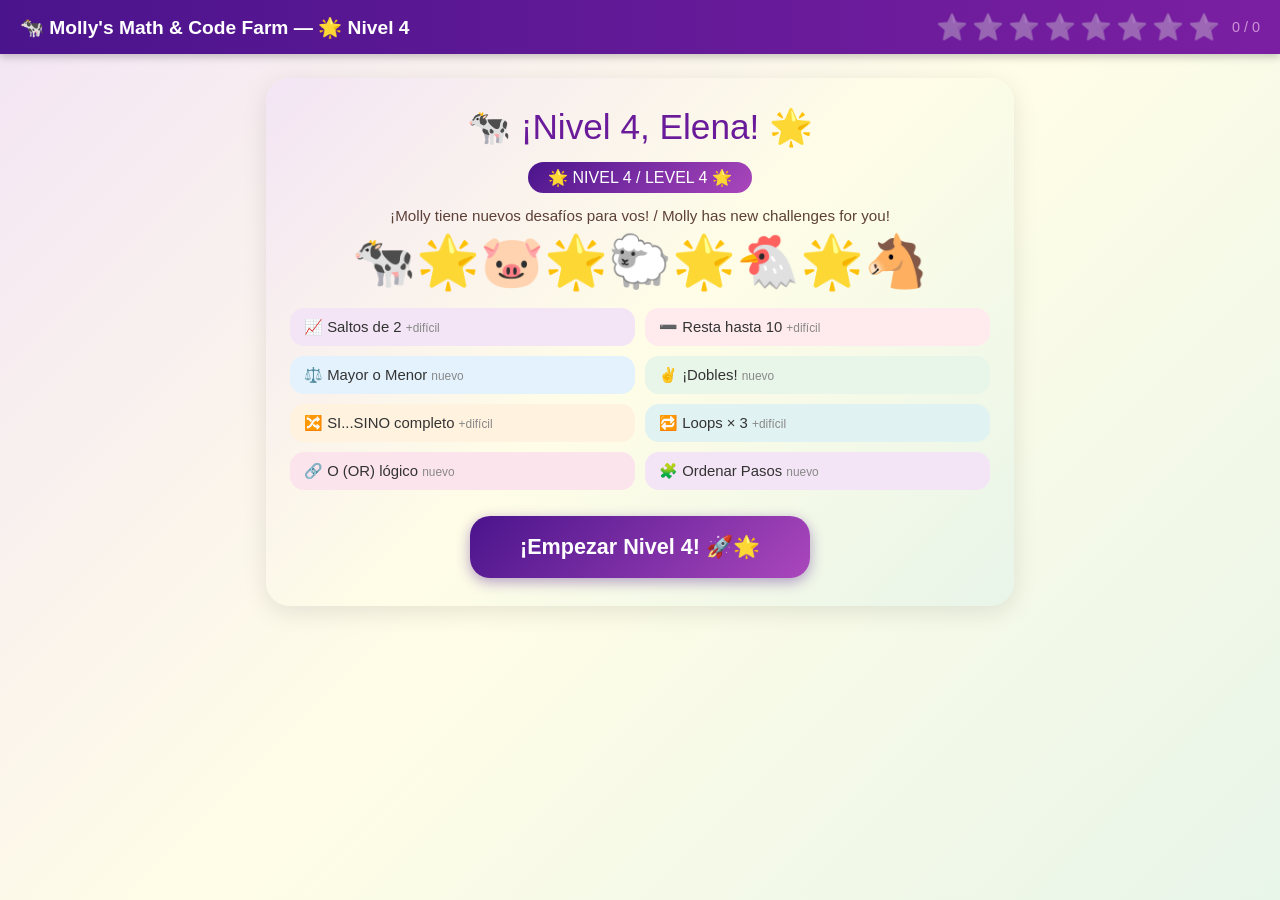
<file: contexto/documentos/Mollys_Math_Code_Farm_V4.html>
<!DOCTYPE html>
<html lang="es">
<head>
<meta charset="UTF-8">
<meta name="viewport" content="width=device-width, initial-scale=1.0">
<title>🐄 Molly's Math & Code Farm — Nivel 4</title>
<style>
:root {
  --green:  #2E7D32; --lt-green:  #E8F5E9;
  --brown:  #5D4037; --lt-brown:  #EFEBE9;
  --yellow: #F9A825; --lt-yellow: #FFFDE7;
  --orange: #E65100; --lt-orange: #FFF3E0;
  --blue:   #1565C0; --lt-blue:   #E3F2FD;
  --pink:   #C2185B; --lt-pink:   #FCE4EC;
  --purple: #6A1B9A; --lt-purple: #F3E5F5;
  --red:    #B71C1C; --lt-red:    #FFEBEE;
  --teal:   #00695C; --lt-teal:   #E0F2F1;
  --accent: #6A1B9A;
  --lt-acc: #F3E5F5;
}
* { box-sizing:border-box; margin:0; padding:0; }
body {
  font-family:'Arial Rounded MT Bold','Comic Sans MS',Arial,sans-serif;
  background:linear-gradient(135deg,#F3E5F5 0%,#FFFDE7 50%,#E8F5E9 100%);
  min-height:100vh; padding-bottom:40px;
}

/* HEADER */
#header {
  background:linear-gradient(90deg,#4A148C,#7B1FA2);
  color:white; padding:12px 20px;
  display:flex; align-items:center; justify-content:space-between;
  box-shadow:0 3px 8px rgba(0,0,0,.22);
  position:sticky; top:0; z-index:100;
}
#header h1 { font-size:1.2em; }
#stars-bar  { display:flex; gap:4px; align-items:center; }
.star { font-size:1.6em; filter:grayscale(1) opacity(.4); transition:all .3s; }
.star.lit { filter:none; transform:scale(1.2); }
#score-text { color:#CE93D8; font-size:.9em; margin-left:8px; }

/* SCREENS */
.screen { display:none; max-width:780px; margin:24px auto; padding:0 16px; }
.screen.active { display:block; }

/* CARD */
.card {
  background:white; border-radius:24px; padding:28px 24px;
  box-shadow:0 6px 24px rgba(0,0,0,.1);
  text-align:center; position:relative; overflow:hidden;
}
.card::before { content:''; position:absolute; top:0; left:0; right:0; height:6px; }
.act-skip2    .card::before { background:linear-gradient(90deg,#4A148C,#AB47BC); }
.act-sub10    .card::before { background:linear-gradient(90deg,#BF360C,#FF7043); }
.act-compare  .card::before { background:linear-gradient(90deg,#1565C0,#42A5F5); }
.act-doubles  .card::before { background:linear-gradient(90deg,#2E7D32,#66BB6A); }
.act-ifelseB  .card::before { background:linear-gradient(90deg,#E65100,#FFA000); }
.act-loops2   .card::before { background:linear-gradient(90deg,#00695C,#26A69A); }
.act-or       .card::before { background:linear-gradient(90deg,#C2185B,#F06292); }
.act-order    .card::before { background:linear-gradient(90deg,#6A1B9A,#CE93D8); }

/* BADGES */
.act-badge {
  display:inline-block; padding:6px 18px; border-radius:20px;
  font-size:.85em; font-weight:bold; color:white; margin-bottom:10px;
}
.act-skip2   .act-badge { background:#6A1B9A; }
.act-sub10   .act-badge { background:#BF360C; }
.act-compare .act-badge { background:#1565C0; }
.act-doubles .act-badge { background:#2E7D32; }
.act-ifelseB .act-badge { background:#E65100; }
.act-loops2  .act-badge { background:#00695C; }
.act-or      .act-badge { background:#C2185B; }
.act-order   .act-badge { background:#6A1B9A; }

.level-badge {
  position:absolute; top:14px; right:16px;
  background:linear-gradient(135deg,#4A148C,#AB47BC);
  color:white; border-radius:12px; padding:4px 12px; font-size:.78em; font-weight:bold;
}

/* PROGRESS */
.progress-bar { background:#EEE; border-radius:10px; height:10px; margin:10px 0 18px; overflow:hidden; }
.progress-fill { height:100%; background:linear-gradient(90deg,#AB47BC,#FDD835); border-radius:10px; transition:width .4s; }

/* QUESTION TEXT */
.question-text { font-size:1.2em; color:#333; margin-bottom:16px; line-height:1.4; }
.question-text .es { color:var(--brown); }
.question-text .en { color:var(--accent); font-size:.88em; }

/* OPTIONS */
.options { display:flex; gap:12px; justify-content:center; flex-wrap:wrap; margin-top:16px; }
.opt-btn {
  padding:14px 20px; font-size:1.4em; border-radius:16px;
  border:3px solid transparent; cursor:pointer; transition:all .18s;
  background:var(--lt-yellow); min-width:80px; font-family:inherit;
}
.opt-btn:hover { transform:scale(1.08); box-shadow:0 4px 12px rgba(0,0,0,.15); }
.opt-btn.correct { background:#C8E6C9!important; border-color:#388E3C!important; transform:scale(1.1); }
.opt-btn.wrong   { background:#FFCDD2!important; border-color:#C62828!important; }
.opt-btn:disabled { cursor:default; }

/* GROWING PATTERNS */
.growing-seq { display:flex; gap:10px; justify-content:center; align-items:flex-end; flex-wrap:wrap; margin:14px 0; }
.grow-box {
  background:var(--lt-purple); border:2px solid #CE93D8; border-radius:14px;
  padding:10px 12px; font-size:1.6em; min-width:60px; text-align:center; line-height:1.3;
  word-break:break-all; max-width:120px;
}
.grow-box.blank { background:var(--lt-yellow); border:3px dashed var(--yellow); color:#AAA; font-size:1em; line-height:3; }
.grow-opts { display:flex; gap:12px; justify-content:center; flex-wrap:wrap; margin-top:14px; }
.grow-opt {
  background:var(--lt-purple); border:3px solid #CE93D8; border-radius:14px;
  padding:10px 14px; font-size:1.4em; cursor:pointer; transition:all .18s; font-family:inherit;
  max-width:150px; word-break:break-all; line-height:1.3;
}
.grow-opt:hover { transform:scale(1.06); border-color:var(--purple); }
.grow-opt.correct { background:#C8E6C9!important; border-color:#388E3C!important; }
.grow-opt.wrong   { background:#FFCDD2!important; border-color:#C62828!important; }

/* SUBTRACT */
.sub-row { display:flex; gap:8px; justify-content:center; flex-wrap:wrap; margin:14px 0; font-size:2.2em; line-height:1.2; }
.sub-animal { transition:all .3s; }
.sub-animal.leaving { opacity:.25; position:relative; }
.sub-animal.leaving::after { content:'❌'; position:absolute; top:-6px; right:-6px; font-size:.5em; }
.sub-arrow { font-size:1.4em; color:var(--red); margin:6px 0; }
.sub-leaving-label { font-size:.85em; color:var(--red); font-weight:bold; margin-bottom:4px; }
.sub-box {
  background:var(--lt-red); border:3px solid #EF9A9A; border-radius:16px;
  padding:14px 20px; display:inline-block; margin:10px 0;
}

/* COMPARE */
.compare-container {
  display:flex; gap:20px; justify-content:center; align-items:center;
  flex-wrap:wrap; margin:14px 0;
}
.compare-group {
  background:var(--lt-blue); border:3px solid #90CAF9; border-radius:18px;
  padding:14px 18px; font-size:1.9em; line-height:1.4;
  text-align:center; min-width:100px; word-break:break-all;
}
.compare-label { font-size:.82em; color:#888; margin-top:6px; }
.compare-vs { font-size:2em; color:#BBB; }
.compare-opts { display:flex; gap:12px; justify-content:center; flex-wrap:wrap; margin-top:16px; }
.cmp-btn {
  padding:14px 20px; font-size:1.1em; font-weight:bold; border-radius:16px;
  border:3px solid #90CAF9; cursor:pointer; background:var(--lt-blue);
  transition:all .18s; font-family:inherit; min-width:110px; color:var(--blue);
}
.cmp-btn:hover { transform:scale(1.07); border-color:var(--blue); }
.cmp-btn.correct { background:#C8E6C9!important; border-color:#388E3C!important; color:#1B5E20!important; }
.cmp-btn.wrong   { background:#FFCDD2!important; border-color:#C62828!important; }
.cmp-btn:disabled { cursor:default; }

/* DOUBLES */
.doubles-row {
  display:flex; gap:14px; justify-content:center; align-items:center;
  flex-wrap:wrap; margin:14px 0; font-size:2em;
}
.doubles-group {
  background:var(--lt-green); border:3px solid #A5D6A7; border-radius:16px;
  padding:12px 16px; line-height:1.4; text-align:center; word-break:break-all;
}
.doubles-op { font-size:1.2em; color:var(--green); font-weight:bold; }
.doubles-unknown {
  background:var(--lt-yellow); border:3px dashed var(--yellow);
  border-radius:16px; padding:12px 20px; color:#AAA; font-size:.8em;
  min-width:70px; text-align:center; line-height:2.5;
}

/* IF/ELSE BLOCK */
.ifelse-block {
  background:var(--lt-orange); border:3px solid #FFCC80; border-radius:20px;
  padding:16px 20px; margin:12px 0;
}
.ifelse-situation {
  font-size:1.2em; font-weight:bold; color:var(--orange);
  text-align:center; margin-bottom:10px;
}
.ifelse-condlabel {
  font-size:.88em; color:#777; margin-bottom:10px; text-align:center;
}
.ifelse-row { display:flex; gap:12px; justify-content:center; flex-wrap:wrap; margin-top:8px; }
.ifelse-branch {
  background:white; border:3px solid #FFCC80; border-radius:16px;
  padding:14px 18px; min-width:130px; text-align:center; cursor:pointer;
  transition:all .18s; font-family:inherit;
}
.ifelse-branch:hover { transform:scale(1.06); border-color:var(--orange); }
.ifelse-keyword {
  font-size:.8em; font-weight:bold; color:white; padding:3px 10px;
  border-radius:10px; margin-bottom:8px; display:inline-block;
}
.kw-then { background:#E65100; }
.kw-else { background:#1565C0; }
.ifelse-branch .big-emoji { font-size:2.4em; display:block; margin:6px 0; }
.ifelse-branch .br-label { font-size:.82em; color:#555; }
.ifelse-branch.correct { background:#C8E6C9!important; border-color:#388E3C!important; }
.ifelse-branch.wrong   { background:#FFCDD2!important; border-color:#C62828!important; }
.ifelse-branch:disabled { cursor:default; }

/* LOOPS */
.loop-grid { display:flex; flex-direction:column; gap:6px; margin:12px 0; }
.loop-row {
  display:flex; align-items:center; gap:8px;
  background:var(--lt-teal); border:2px solid #80CBC4;
  border-radius:12px; padding:8px 14px;
}
.loop-iter { font-size:.85em; color:var(--teal); font-weight:bold; min-width:28px; }
.loop-sounds { font-size:1.2em; letter-spacing:2px; }
.loop-total-row {
  background:var(--teal); color:white; border-radius:12px;
  padding:10px 14px; font-weight:bold; font-size:1.05em;
  display:flex; align-items:center; gap:8px; justify-content:center;
}

/* OR / AND */
.and-box { display:flex; gap:12px; justify-content:center; align-items:center; flex-wrap:wrap; margin:14px 0; }
.cond-pill {
  background:var(--lt-purple); border:3px solid #CE93D8;
  border-radius:14px; padding:10px 18px; font-size:1.4em; font-weight:bold; color:var(--purple);
}
.or-connector {
  background:#C2185B; color:white; border-radius:10px;
  padding:6px 14px; font-size:.95em; font-weight:bold;
}
.tf-btn {
  padding:18px 28px; font-size:1.3em; font-weight:bold; border-radius:20px;
  border:3px solid transparent; cursor:pointer; transition:all .18s; font-family:inherit; min-width:130px;
}
.tf-btn:hover { transform:scale(1.07); }
.tf-btn.true-btn  { background:var(--lt-green);  color:var(--green); border-color:var(--green); }
.tf-btn.false-btn { background:var(--lt-red);    color:var(--red);   border-color:var(--red); }
.tf-btn.correct   { background:#C8E6C9!important; border-color:#388E3C!important; color:#1B5E20!important; }
.tf-btn.wrong     { background:#FFCDD2!important; border-color:#C62828!important; }
.tf-btn:disabled  { cursor:default; }

/* ORDER STEPS */
.order-steps { display:flex; flex-direction:column; gap:10px; margin:12px 0; text-align:left; }
.order-step {
  display:flex; align-items:center; gap:12px;
  padding:12px 16px; background:var(--lt-purple);
  border:3px solid #CE93D8; border-radius:14px;
  cursor:pointer; transition:all .18s; user-select:none;
}
.order-step:hover:not(.clicked):not(.correct):not(.wrong) { border-color:var(--purple); transform:translateX(4px); }
.order-step.clicked { border-color:var(--purple); background:#EDE7F6; }
.order-step.correct { background:#C8E6C9; border-color:#388E3C; cursor:default; }
.order-step.wrong   { background:#FFCDD2; border-color:#C62828; cursor:default; }
.order-badge {
  font-size:1.1em; font-weight:bold; color:#AAA;
  background:white; border:2px solid #CE93D8; border-radius:50%;
  width:36px; height:36px; display:flex; align-items:center; justify-content:center;
  flex-shrink:0; transition:all .2s;
}
.order-badge.selected { background:var(--purple); color:white; border-color:var(--purple); }
.order-step .step-emoji { font-size:1.8em; }
.order-step .step-text  { flex:1; color:#333; font-size:.95em; }
.order-hint { font-size:.83em; color:#888; margin-bottom:10px; font-style:italic; }

/* PARENT GUIDE */
.parent-guide-toggle {
  display:inline-flex; align-items:center; gap:6px;
  background:#FFF8E1; border:2px solid #FFD54F; border-radius:12px;
  padding:7px 16px; font-size:.88em; color:#5D4037;
  cursor:pointer; margin-bottom:10px; font-family:inherit; transition:all .18s;
}
.parent-guide-toggle:hover { background:#FFE082; }
.parent-guide-box {
  background:#FFFDE7; border:2px solid #FFD54F; border-radius:16px;
  padding:14px 16px; margin-bottom:14px; text-align:left;
  font-size:.87em; line-height:1.55; color:#4E342E; display:none;
}
.parent-guide-box.open { display:block; }
.parent-guide-box strong { color:#E65100; }
.parent-guide-box .tip {
  margin-top:8px; padding:8px 12px;
  background:#E8F5E9; border-left:4px solid #388E3C;
  border-radius:0 10px 10px 0; color:#1B5E20; font-style:italic;
}

/* FEEDBACK */
#feedback {
  font-size:1.3em; font-weight:bold; padding:12px 20px;
  border-radius:14px; margin:14px 0; display:none; animation:popIn .3s ease;
}
#feedback.correct { background:#C8E6C9; color:var(--green); }
#feedback.wrong   { background:#FFCDD2; color:var(--red); }
@keyframes popIn { 0%{transform:scale(.7);opacity:0} 80%{transform:scale(1.06)} 100%{transform:scale(1);opacity:1} }

/* NAV */
.nav-row { display:flex; gap:12px; justify-content:center; margin-top:18px; }
.nav-btn {
  padding:12px 28px; font-size:1.0em; font-weight:bold;
  border-radius:14px; border:none; cursor:pointer; font-family:inherit; transition:all .18s;
}
.nav-btn:hover { transform:translateY(-2px); box-shadow:0 4px 10px rgba(0,0,0,.15); }
.btn-next    { background:var(--accent); color:white; }
.btn-prev    { background:#EEE; color:#555; }
.btn-restart { background:var(--yellow); color:var(--brown); }
.btn-next:disabled { background:#CCC; cursor:default; transform:none; box-shadow:none; }

/* WELCOME */
#welcome-screen .card { background:linear-gradient(135deg,#F3E5F5,#FFFDE7,#E8F5E9); }
.welcome-title { font-size:2.2em; color:var(--accent); margin-bottom:6px; }
.level-pill {
  display:inline-block;
  background:linear-gradient(135deg,#4A148C,#AB47BC);
  color:white; border-radius:20px; padding:6px 20px; font-size:1em; margin:8px 0 14px;
}
.activity-list { display:grid; grid-template-columns:1fr 1fr; gap:10px; margin:16px 0; text-align:left; }
.act-item { padding:10px 14px; border-radius:14px; font-size:.93em; color:#333; }
.start-btn {
  background:linear-gradient(135deg,#4A148C,#AB47BC);
  color:white; border:none; padding:18px 50px; font-size:1.35em; font-weight:bold;
  border-radius:20px; cursor:pointer; margin-top:10px; font-family:inherit;
  transition:all .2s; box-shadow:0 4px 14px rgba(74,20,140,.4);
}
.start-btn:hover { transform:scale(1.05); }

/* FINAL */
#final-screen .card { background:linear-gradient(135deg,#F3E5F5,#C8E6C9,#E1F5FE); }
.final-big   { font-size:4em; margin:10px 0; }
.final-title { font-size:2em; font-weight:bold; color:var(--accent); }
.final-sub   { font-size:1.1em; color:var(--brown); margin:10px 0; }
.medals      { font-size:2.4em; letter-spacing:8px; margin:14px 0; }
#confetti-canvas { position:fixed; top:0; left:0; width:100%; height:100%; pointer-events:none; z-index:9999; }
</style>
</head>
<body>
<canvas id="confetti-canvas"></canvas>

<div id="header">
  <h1>🐄 Molly's Math &amp; Code Farm — 🌟 Nivel 4</h1>
  <div id="stars-bar">
    <span class="star" id="s1">⭐</span><span class="star" id="s2">⭐</span>
    <span class="star" id="s3">⭐</span><span class="star" id="s4">⭐</span>
    <span class="star" id="s5">⭐</span><span class="star" id="s6">⭐</span>
    <span class="star" id="s7">⭐</span><span class="star" id="s8">⭐</span>
    <span id="score-text">0 / 0</span>
  </div>
</div>

<!-- WELCOME -->
<div id="welcome-screen" class="screen active">
  <div class="card">
    <div class="welcome-title">🐄 ¡Nivel 4, Elena! 🌟</div>
    <div class="level-pill">🌟 NIVEL 4 / LEVEL 4 🌟</div>
    <div style="font-size:.95em;color:var(--brown);margin-bottom:8px">¡Molly tiene nuevos desafíos para vos! / Molly has new challenges for you!</div>
    <span style="font-size:3.2em;display:block;margin:8px 0">🐄🌟🐷🌟🐑🌟🐔🌟🐴</span>
    <div class="activity-list">
      <div class="act-item" style="background:#F3E5F5">📈 Saltos de 2 <span style="font-size:.8em;color:#888">+difícil</span></div>
      <div class="act-item" style="background:#FFEBEE">➖ Resta hasta 10 <span style="font-size:.8em;color:#888">+difícil</span></div>
      <div class="act-item" style="background:#E3F2FD">⚖️ Mayor o Menor <span style="font-size:.8em;color:#888">nuevo</span></div>
      <div class="act-item" style="background:#E8F5E9">✌️ ¡Dobles! <span style="font-size:.8em;color:#888">nuevo</span></div>
      <div class="act-item" style="background:#FFF3E0">🔀 SI...SINO completo <span style="font-size:.8em;color:#888">+difícil</span></div>
      <div class="act-item" style="background:#E0F2F1">🔁 Loops × 3 <span style="font-size:.8em;color:#888">+difícil</span></div>
      <div class="act-item" style="background:#FCE4EC">🔗 O (OR) lógico <span style="font-size:.8em;color:#888">nuevo</span></div>
      <div class="act-item" style="background:#F3E5F5">🧩 Ordenar Pasos <span style="font-size:.8em;color:#888">nuevo</span></div>
    </div>
    <button class="start-btn" onclick="startGame()">¡Empezar Nivel 4! 🚀🌟</button>
  </div>
</div>

<!-- GAME -->
<div id="game-screen" class="screen">
  <div id="activity-container"></div>
  <div id="feedback"></div>
  <div class="nav-row">
    <button class="nav-btn btn-prev" onclick="prevActivity()">◀ Atrás</button>
    <button class="nav-btn btn-next" id="next-btn" onclick="nextQuestion()" disabled>Siguiente ▶</button>
  </div>
</div>

<!-- FINAL -->
<div id="final-screen" class="screen">
  <div class="card">
    <div class="final-big">🏆🌟🏆</div>
    <div class="final-title">¡NIVEL 4 COMPLETADO! 🌟</div>
    <div class="level-pill">🌟 NIVEL 4 COMPLETE 🌟</div>
    <div class="medals" id="final-medals">⭐⭐⭐⭐⭐⭐⭐⭐</div>
    <div class="final-sub" id="final-msg"></div>
    <span style="font-size:3em;display:block;margin:14px 0">🐄🌟🐷🌟🐑🌟🐔🌟🐴🌟🐰</span>
    <div class="final-sub">¡Molly está súper orgullosa de vos! 🐄🌟<br>Molly is so proud of you!</div>
    <div class="nav-row">
      <button class="nav-btn btn-restart" onclick="restartGame()">🔄 Jugar de nuevo</button>
    </div>
  </div>
</div>

<script>
// ===================================================================
// DATA — NIVEL 4
// ===================================================================
const ACTIVITIES = [

  // ─── 1. PATRONES DE SALTO ×2 ─────────────────────────────────
  {
    id:'skip2', type:'growing',
    badge:'📈 Matemáticas · Saltos de 2',
    title:'¡El patrón salta de 2 en 2! / The pattern jumps by 2!',
    sub:'¿Cuántos vienen ahora? / How many come next?',
    guide:{
      concept:'<strong>Conteo de 2 en 2 (Skip counting).</strong> Mientras los patrones del Nivel 3 crecían de 1 en 1, ahora damos saltos de 2. Esto es la base directa de la tabla del 2 y del concepto de "pares". Reconocer que 2, 4, 6, 8... sigue una regla es el primer paso hacia la multiplicación.',
      tip:'"Mirá: 2 vacas, luego 4, luego 6. ¿Cuánto sumamos cada vez? ¡2! ¿Entonces cuántas vienen ahora?" Ayudá a Elena a contar los del último cuadro y sumar 2 con los dedos antes de buscar la opción.'
    },
    questions:[
      { seq:['🐄🐄','🐄🐄🐄🐄','🐄🐄🐄🐄🐄🐄'],
        opts:['🐄🐄🐄🐄🐄🐄🐄🐄','🐄🐄🐄🐄🐄🐄🐄','🐄🐄🐄🐄🐄🐄🐄🐄🐄🐄'], ans:0 },
      { seq:['⭐⭐','⭐⭐⭐⭐','⭐⭐⭐⭐⭐⭐'],
        opts:['⭐⭐⭐⭐⭐⭐⭐⭐','⭐⭐⭐⭐⭐⭐⭐','⭐⭐⭐⭐⭐⭐⭐⭐⭐'], ans:0 },
      { seq:['🍎','🍎🍎🍎','🍎🍎🍎🍎🍎'],
        opts:['🍎🍎🍎🍎🍎🍎🍎','🍎🍎🍎🍎🍎🍎','🍎🍎🍎🍎🍎🍎🍎🍎'], ans:0 },
      { seq:['🔵🔵','🔵🔵🔵🔵','🔵🔵🔵🔵🔵🔵','🔵🔵🔵🔵🔵🔵🔵🔵'],
        opts:['🔵🔵🔵🔵🔵🔵🔵🔵🔵🔵','🔵🔵🔵🔵🔵🔵🔵🔵🔵','🔵🔵🔵🔵🔵🔵🔵🔵🔵🔵🔵'], ans:0 },
    ]
  },

  // ─── 2. RESTA HASTA 10 ────────────────────────────────────────
  {
    id:'sub10', type:'subtract',
    badge:'➖ Matemáticas · Resta hasta 10',
    title:'¿Cuántos quedan? / How many are left?',
    sub:'Números más grandes... ¡vos podés! / Bigger numbers... you can do it!',
    guide:{
      concept:'<strong>Resta con números hasta 10.</strong> En el Nivel 3 restábamos con totales de hasta 8. Ahora llegamos a 10, el límite natural de los dedos y del sistema decimal. La habilidad de restar visualmente hasta 10 sienta las bases del sistema posicional y de las operaciones formales.',
      tip:'"Había [total] animales. Se fueron [leaving] (señalá los que tienen ❌). ¿Cuántos tienen todavía la cara feliz?" Si Elena necesita ayuda, que cuente SOLO los que no tienen ❌. Contar en voz alta uno por uno es exactamente el proceso correcto.'
    },
    questions:[
      { animal:'🐄', total:9,  leaving:4, opts:[4,5,6],   ans:5 },
      { animal:'🐷', total:10, leaving:3, opts:[6,7,8],   ans:7 },
      { animal:'🐑', total:8,  leaving:5, opts:[2,3,4],   ans:3 },
      { animal:'🐔', total:10, leaving:6, opts:[3,4,5],   ans:4 },
    ]
  },

  // ─── 3. MAYOR O MENOR ─────────────────────────────────────────
  {
    id:'compare', type:'compare',
    badge:'⚖️ Matemáticas · Mayor o Menor',
    title:'¿Cuál grupo tiene MÁS? / Which group has MORE?',
    sub:'Mirá los dos grupos y compará / Look at both groups and compare',
    guide:{
      concept:'<strong>Comparar cantidades.</strong> Los símbolos > y < son fundamentales en matemáticas Y en programación (los usamos en cada IF). Antes de aprender los símbolos, Elena debe dominar la idea de "más que" y "menos que" de forma intuitiva. Este ejercicio construye esa comprensión visual.',
      tip:'"Mirá el Grupo A: ¿cuántos hay? Ahora el Grupo B: ¿cuántos hay? ¿Cuál tiene más?" Si empatan: "¡Son iguales! Hay los mismos en los dos lados." Usá los dedos para contar cada grupo antes de comparar.'
    },
    questions:[
      { emA:'🐄', cntA:3, emB:'🐄', cntB:5, opts:['MAYOR >','IGUAL =','MENOR <'], ans:2 },
      { emA:'🐷', cntA:7, emB:'🐷', cntB:4, opts:['MAYOR >','IGUAL =','MENOR <'], ans:0 },
      { emA:'🐑', cntA:5, emB:'🐑', cntB:5, opts:['MAYOR >','IGUAL =','MENOR <'], ans:1 },
      { emA:'🐔', cntA:2, emB:'🐔', cntB:8, opts:['MAYOR >','IGUAL =','MENOR <'], ans:2 },
      { emA:'🐴', cntA:6, emB:'🐴', cntB:3, opts:['MAYOR >','IGUAL =','MENOR <'], ans:0 },
    ]
  },

  // ─── 4. DOBLES ────────────────────────────────────────────────
  {
    id:'doubles', type:'doubles',
    badge:'✌️ Matemáticas · ¡Dobles!',
    title:'¡Los dos grupos son iguales! / Both groups are the same!',
    sub:'¿Cuántos hay en total? / How many in total?',
    guide:{
      concept:'<strong>La suma "doble".</strong> Sumar un número consigo mismo (2+2, 3+3...) es una de las estrategias de cálculo mental más potentes. Los "doubles" son la puerta de entrada a la tabla del 2 y más adelante al concepto de multiplicar: 3×2 = 3+3. Dominar estos pares es un hito cognitivo importante.',
      tip:'"Los dos grupos tienen exactamente lo mismo. Son... ¡dobles! ¿Cuántos hay en total?" Si Elena duda, que cuente todos los emojis de ambos grupos uno por uno. Con el tiempo, empezará a recordar los pares más comunes sin necesidad de contar.'
    },
    questions:[
      { emoji:'🐄', n:2, opts:[3,4,5],    ans:4  },
      { emoji:'🐷', n:3, opts:[5,6,7],    ans:6  },
      { emoji:'🐑', n:4, opts:[7,8,9],    ans:8  },
      { emoji:'🐔', n:5, opts:[8,9,10],   ans:10 },
    ]
  },

  // ─── 5. IF / ELSE COMPLETO ────────────────────────────────────
  {
    id:'ifelseB', type:'ifelse-else',
    badge:'🔀 Programación · SI...SINO Completo',
    title:'¿Qué hace Molly? / What does Molly do?',
    sub:'SI verdadero → ENTONCES · SI NO → SINO / IF true → THEN · IF NOT → ELSE',
    guide:{
      concept:'<strong>IF/ELSE con la rama SINO explícita.</strong> En el Nivel 3 solo veíamos la rama SI (THEN). Ahora aparece la rama SINO (ELSE): el camino alternativo cuando la condición NO se cumple. Todo programa tiene decenas de estos IF/ELSE. Entender ambas ramas es comprender la estructura completa de decisión.',
      tip:'"Primero: ¿la situación que ves es verdadera o falsa? Luego: si es verdadera, Molly va por ENTONCES. Si es falsa, va por SINO." Podés actuarlo físicamente: "Yo digo la condición, y vos hacés la acción de ENTONCES o SINO según corresponda."'
    },
    questions:[
      {
        situation:'🌧️ Ahora ESTÁ lloviendo / It IS raining now',
        condText:'¿Está lloviendo? / Is it raining?',
        condTrue:true,
        thenEmoji:'☂️', thenLabel:'Usar paraguas\nUse umbrella',
        elseEmoji:'🕶️', elseLabel:'Ponerse lentes\nWear sunglasses',
      },
      {
        situation:'☀️ Ahora HAY SOL / It\'s SUNNY now',
        condText:'¿Está lloviendo? / Is it raining?',
        condTrue:false,
        thenEmoji:'☂️', thenLabel:'Usar paraguas\nUse umbrella',
        elseEmoji:'🕶️', elseLabel:'Ponerse lentes\nWear sunglasses',
      },
      {
        situation:'❄️ Hace FRÍO / It\'s COLD now',
        condText:'¿Hace frío? / Is it cold?',
        condTrue:true,
        thenEmoji:'🧥', thenLabel:'Ponerse abrigo\nWear a coat',
        elseEmoji:'👙', elseLabel:'Traje de baño\nWear swimsuit',
      },
      {
        situation:'🌤️ Hace CALOR / It\'s WARM now',
        condText:'¿Hace frío? / Is it cold?',
        condTrue:false,
        thenEmoji:'🧥', thenLabel:'Ponerse abrigo\nWear a coat',
        elseEmoji:'👙', elseLabel:'Traje de baño\nWear swimsuit',
      },
    ]
  },

  // ─── 6. LOOPS × 3 ────────────────────────────────────────────
  {
    id:'loops2', type:'loops',
    badge:'🔁 Programación · Loops × 3 (más difícil)',
    title:'¿Cuántas veces en total? / How many in total?',
    sub:'¡Ahora los loops son más largos! / Now the loops are longer!',
    guide:{
      concept:'<strong>Loops con conteos más grandes.</strong> En el Nivel 3 los totales eran hasta 10. Ahora llegamos a 15. El principio es idéntico: contar cuántas veces se repite algo. La única diferencia es que requiere más concentración. Este ejercicio desarrolla la atención sostenida además de la lógica de repetición.',
      tip:'Recorré la grilla fila por fila con el dedo: "Vuelta 1: [cuenta]. Vuelta 2: [cuenta]..." Si Elena pierde la cuenta, empezá de nuevo. No hay problema en tomarse el tiempo necesario. La paciencia en el conteo es una habilidad matemática fundamental.'
    },
    questions:[
      { animal:'🐄', sound:'MOO!',   soundCount:3, times:4, opts:[10,11,12,13], ans:12 },
      { animal:'🐕', sound:'WOOF!',  soundCount:4, times:3, opts:[10,11,12,13], ans:12 },
      { animal:'🐸', sound:'CROAK!', soundCount:3, times:5, opts:[13,14,15,16], ans:15 },
    ]
  },

  // ─── 7. OR LÓGICO ─────────────────────────────────────────────
  {
    id:'or', type:'or',
    badge:'🔗 Programación · O (OR) Lógico',
    title:'¿ALGUNA de las dos es verdadera? / Is AT LEAST ONE true?',
    sub:'O (OR): VERDADERO si UNA sola es verdadera / OR: TRUE if even ONE is true',
    guide:{
      concept:'<strong>¿Qué es el OR lógico?</strong> Mientras AND requiere que las DOS condiciones sean verdaderas, OR solo necesita que UNA lo sea. Es FALSO solo cuando las DOS son falsas. OR es fundamental para los filtros (buscar algo que cumpla al menos un criterio) y para manejar múltiples condiciones en programas.',
      tip:'"Con O (OR), si UNA sola está bien, ya es VERDADERO. Solo es FALSO si las DOS están mal." Ejemplo concreto: "¿Tenés hambre O tenés sed? Si tenés alguna de las dos, vas a la cocina. Solo te quedás si no tenés ni hambre ni sed." Evaluar primero la izquierda, luego la derecha.'
    },
    questions:[
      { c1:'2 > 1', c2:'5 < 3', stmt:'2 > 1  O  5 < 3', en:'2 > 1  OR  5 < 3', ans:true  },
      { c1:'4 < 2', c2:'3 < 1', stmt:'4 < 2  O  3 < 1', en:'4 < 2  OR  3 < 1', ans:false },
      { c1:'1+1=3', c2:'3+2=5', stmt:'1+1=3  O  3+2=5', en:'1+1=3  OR  3+2=5', ans:true  },
      { c1:'6 > 8', c2:'2+2=5', stmt:'6 > 8  O  2+2=5', en:'6 > 8  OR  2+2=5', ans:false },
    ]
  },

  // ─── 8. ORDENAR PASOS ─────────────────────────────────────────
  {
    id:'order', type:'order',
    badge:'🧩 Programación · Ordenar Pasos',
    title:'¡Tocá los pasos en orden! / Tap the steps in order!',
    sub:'Del primero al último / From first to last',
    guide:{
      concept:'<strong>Secuenciar instrucciones.</strong> En el Nivel 3 encontrábamos el paso equivocado. Ahora el desafío es mayor: ordenar todos los pasos desde cero. Esto requiere entender la lógica completa de un proceso. Secuenciar correctamente es la habilidad central del pensamiento computacional: un programa es una lista ordenada de instrucciones.',
      tip:'"Primero pensemos juntos: ¿qué tiene que pasar antes de todo? Luego, ¿qué sigue?" Ayudá a Elena a pensar en voz alta el proceso completo ANTES de tocar la pantalla. La planificación antes de la ejecución es exactamente lo que hacen los programadores con pseudocódigo.'
    },
    questions:[
      {
        prompt:'🥚 Hacer un huevo frito / Fry an egg:',
        steps:[
          { emoji:'🔥', text:'Prender el fuego / Light the stove', pos:1 },
          { emoji:'🥚', text:'Romper el huevo / Crack the egg',    pos:3 },
          { emoji:'🍳', text:'Poner la sartén / Put on the pan',   pos:2 },
          { emoji:'🍽️', text:'¡Servir y comer! / Serve and eat!', pos:4 },
        ]
      },
      {
        prompt:'🌱 Plantar una semilla / Plant a seed:',
        steps:[
          { emoji:'💧', text:'Regar la tierra / Water the soil',   pos:4 },
          { emoji:'🕳️', text:'Hacer un hoyo / Dig a hole',        pos:2 },
          { emoji:'🌍', text:'Buscar la maceta / Get the pot',     pos:1 },
          { emoji:'🌱', text:'Poner la semilla / Place the seed',  pos:3 },
        ]
      },
      {
        prompt:'🛁 Bañarse / Take a bath:',
        steps:[
          { emoji:'👗', text:'Ponerse la ropa / Get dressed',     pos:4 },
          { emoji:'🚿', text:'¡Bañarse! / Take the bath!',        pos:2 },
          { emoji:'🧺', text:'Buscar toalla / Get a towel',       pos:1 },
          { emoji:'🧴', text:'Secarse / Dry off',                 pos:3 },
        ]
      },
      {
        prompt:'📚 Leer un libro / Read a book:',
        steps:[
          { emoji:'📖', text:'Abrir el libro / Open the book',      pos:2 },
          { emoji:'📚', text:'Elegir el libro / Choose a book',     pos:1 },
          { emoji:'😴', text:'Cerrar los ojos / Close your eyes',   pos:4 },
          { emoji:'📑', text:'Pasar las páginas / Turn the pages',  pos:3 },
        ]
      },
    ]
  }
];

// ===================================================================
// STATE
// ===================================================================
let curAct=0, curQ=0, score=0, total=0, answered=false;
let orderClicks=[];

// ===================================================================
// STARS
// ===================================================================
function updateStars(){
  for(let i=1;i<=8;i++)
    document.getElementById('s'+i).classList.toggle('lit', i<=score);
  document.getElementById('score-text').textContent=score+' / '+total;
}

// ===================================================================
// NAVIGATION
// ===================================================================
function showScreen(id){
  document.querySelectorAll('.screen').forEach(s=>s.classList.remove('active'));
  document.getElementById(id).classList.add('active');
}
function startGame(){
  curAct=0;curQ=0;score=0;total=0;answered=false;orderClicks=[];
  updateStars(); showScreen('game-screen'); renderActivity();
}
function restartGame(){ showScreen('welcome-screen'); }
function prevActivity(){
  if(curAct>0){ curAct--;curQ=0;answered=false;orderClicks=[];clearFeedback();renderActivity(); }
  else showScreen('welcome-screen');
}
function nextQuestion(){
  if(!answered) return;
  curQ++;answered=false;orderClicks=[];clearFeedback();
  document.getElementById('next-btn').disabled=true;
  const act=ACTIVITIES[curAct];
  if(curQ>=act.questions.length){ curAct++;curQ=0; if(curAct>=ACTIVITIES.length){ showFinal();return; } }
  renderActivity();
}
function showFinal(){
  showScreen('final-screen');
  document.getElementById('final-medals').textContent='⭐'.repeat(Math.min(score,8));
  document.getElementById('final-msg').textContent=
    score>=total*.8
      ? `¡Excelente! / Excellent! 🌟 ${score}/${total} correctas`
      : `¡Muy bien! / Great job! 🌈 ${score}/${total} correctas`;
  launchConfetti();
}
function clearFeedback(){
  const f=document.getElementById('feedback'); f.style.display='none'; f.className='';
}
function showFeedback(ok,msg){
  const f=document.getElementById('feedback');
  f.textContent=(ok?'✅ ':'❌ ')+msg; f.className=ok?'correct':'wrong'; f.style.display='block';
  if(ok){score++;updateStars();} total++;answered=true;
  document.getElementById('next-btn').disabled=false;
}

// ===================================================================
// PARENT GUIDE
// ===================================================================
function toggleGuide(){
  const box=document.getElementById('guide-box'), btn=document.getElementById('guide-btn');
  btn.textContent=box.classList.toggle('open')
    ?'👨‍👩‍👧 Para papá y mamá  ▲'
    :'👨‍👩‍👧 Para papá y mamá  ▼';
}
function renderGuide(g){
  if(!g) return '';
  return `<button class="parent-guide-toggle" id="guide-btn" onclick="toggleGuide()">👨‍👩‍👧 Para papá y mamá  ▼</button>
  <div class="parent-guide-box" id="guide-box"><div>${g.concept}</div><div class="tip">💡 ${g.tip}</div></div>`;
}

// ===================================================================
// RENDER ACTIVITY
// ===================================================================
function renderActivity(){
  const act=ACTIVITIES[curAct], q=act.questions[curQ];
  const pct=((curQ/act.questions.length)*100).toFixed(0);
  let html=`<div class="card act-${act.id}">
    <span class="level-badge">🌟 Nivel 4</span>
    <span class="act-badge">${act.badge}</span>
    <div class="progress-bar"><div class="progress-fill" style="width:${pct}%"></div></div>
    ${renderGuide(act.guide)}
    <div class="question-text">
      <div class="es">${act.title}</div>
      <div class="en" style="margin-top:4px">${act.sub}</div>
    </div>`;
  switch(act.type){
    case 'growing':    html+=renderGrowing(q);   break;
    case 'subtract':   html+=renderSubtract(q);  break;
    case 'compare':    html+=renderCompare(q);   break;
    case 'doubles':    html+=renderDoubles(q);   break;
    case 'ifelse-else':html+=renderIfElseB(q);   break;
    case 'loops':      html+=renderLoops(q);     break;
    case 'or':         html+=renderOr(q);        break;
    case 'order':      html+=renderOrder(q);     break;
  }
  html+='</div>';
  document.getElementById('activity-container').innerHTML=html;
}

// ─── GROWING PATTERNS ─────────────────────────────────────────────
function renderGrowing(q){
  const boxes=q.seq.map(s=>`<div class="grow-box">${s}</div>`).join('');
  const buttons=q.opts.map((o,i)=>`<button class="grow-opt" onclick="pickGrow(${i},${q.ans})">${o}</button>`).join('');
  return `<div class="growing-seq">${boxes}<div class="grow-box blank">?</div></div>
          <div class="grow-opts">${buttons}</div>`;
}
function pickGrow(i,ans){
  document.querySelectorAll('.grow-opt').forEach(b=>b.disabled=true);
  event.target.classList.add(i===ans?'correct':'wrong');
  showFeedback(i===ans,
    i===ans?'¡Patrón correcto! / Correct pattern! 🎉'
           :'No... contá cuánto suma cada paso / Count how much each step adds');
}

// ─── SUBTRACT ─────────────────────────────────────────────────────
function renderSubtract(q){
  const animals=Array(q.total).fill(null).map((_,i)=>{
    const leaving=i<q.leaving;
    return `<span class="sub-animal${leaving?' leaving':''}">${q.animal}</span>`;
  }).join('');
  const opts=q.opts.map(o=>`<button class="opt-btn" onclick="pickSub(${o},${q.ans})">${o}</button>`).join('');
  return `<div class="sub-box">
    <div class="sub-leaving-label">${q.leaving} se van / ${q.leaving} leaving 👋</div>
    <div class="sub-row">${animals}</div>
  </div>
  <div class="sub-arrow">⬇️</div>
  <div style="font-size:1em;color:#555;margin:6px 0">¿Cuántos quedan? / How many stay?</div>
  <div class="options">${opts}</div>`;
}
function pickSub(chosen,ans){
  document.querySelectorAll('.opt-btn').forEach(b=>b.disabled=true);
  event.target.classList.add(chosen===ans?'correct':'wrong');
  showFeedback(chosen===ans,
    chosen===ans?`¡Correcto! Quedan ${ans} 🌟`:`No... quedaban ${ans}`);
}

// ─── COMPARE ──────────────────────────────────────────────────────
function renderCompare(q){
  const gA=Array(q.cntA).fill(q.emA).join('');
  const gB=Array(q.cntB).fill(q.emB).join('');
  const opts=q.opts.map((o,i)=>`<button class="cmp-btn" onclick="pickCmp(${i},${q.ans})">${o}</button>`).join('');
  return `<div class="compare-container">
    <div>
      <div class="compare-group">${gA}</div>
      <div class="compare-label">Grupo A (${q.cntA})</div>
    </div>
    <div class="compare-vs">vs</div>
    <div>
      <div class="compare-group">${gB}</div>
      <div class="compare-label">Grupo B (${q.cntB})</div>
    </div>
  </div>
  <div style="font-size:.95em;color:#555;margin-bottom:8px">Grupo A es... / Group A is...</div>
  <div class="compare-opts">${opts}</div>`;
}
function pickCmp(i,ans){
  document.querySelectorAll('.cmp-btn').forEach(b=>b.disabled=true);
  event.target.classList.add(i===ans?'correct':'wrong');
  const labels=['MAYOR >','IGUAL =','MENOR <'];
  showFeedback(i===ans,
    i===ans?`¡Correcto! Grupo A es ${labels[i]} que Grupo B 🌟`
           :`No... Grupo A es ${labels[ans]} que Grupo B`);
}

// ─── DOUBLES ──────────────────────────────────────────────────────
function renderDoubles(q){
  const g=Array(q.n).fill(q.emoji).join('');
  const opts=q.opts.map(o=>`<button class="opt-btn" onclick="pickNum(${o},${q.ans})">${o}</button>`).join('');
  return `<div class="doubles-row">
    <div class="doubles-group">${g}</div>
    <div class="doubles-op">➕</div>
    <div class="doubles-group">${g}</div>
    <div class="doubles-op">=</div>
    <div class="doubles-unknown">?</div>
  </div>
  <div class="options">${opts}</div>`;
}
function pickNum(chosen,ans){
  document.querySelectorAll('.opt-btn').forEach(b=>b.disabled=true);
  event.target.classList.add(chosen===ans?'correct':'wrong');
  showFeedback(chosen===ans,
    chosen===ans?`¡Correcto! ${ans} en total 🌟`:`No... la respuesta era ${ans}`);
}

// ─── IF/ELSE COMPLETO ─────────────────────────────────────────────
function renderIfElseB(q){
  const ans=q.condTrue?0:1;
  return `<div class="ifelse-block">
    <div class="ifelse-situation">${q.situation}</div>
    <div class="ifelse-condlabel">Condición / Condition: <strong>${q.condText}</strong></div>
    <div class="ifelse-row">
      <button class="ifelse-branch" onclick="pickIfElseB(0,${ans})">
        <span class="ifelse-keyword kw-then">ENTONCES / THEN</span>
        <span class="big-emoji">${q.thenEmoji}</span>
        <span class="br-label">${q.thenLabel.replace(/\n/g,'<br>')}</span>
      </button>
      <button class="ifelse-branch" onclick="pickIfElseB(1,${ans})">
        <span class="ifelse-keyword kw-else">SINO / ELSE</span>
        <span class="big-emoji">${q.elseEmoji}</span>
        <span class="br-label">${q.elseLabel.replace(/\n/g,'<br>')}</span>
      </button>
    </div>
  </div>`;
}
function pickIfElseB(i,ans){
  document.querySelectorAll('.ifelse-branch').forEach(b=>b.disabled=true);
  event.target.classList.add(i===ans?'correct':'wrong');
  const branch=i===0?'ENTONCES (THEN)':'SINO (ELSE)';
  showFeedback(i===ans,
    i===ans?`¡Correcto! Molly va por el camino ${branch} 🌟`
           :`No... Molly debe ir por el camino ${i===0?'SINO (ELSE)':'ENTONCES (THEN)'}`);
}

// ─── LOOPS ────────────────────────────────────────────────────────
function renderLoops(q){
  let rows='';
  for(let i=1;i<=q.times;i++){
    rows+=`<div class="loop-row">
      <span class="loop-iter">#${i}</span>
      <span class="loop-sounds">${Array(q.soundCount).fill(q.sound).join(' ')}</span>
    </div>`;
  }
  const opts=q.opts.map(o=>`<button class="opt-btn" onclick="pickLoop(${o},${q.ans})">${o}</button>`).join('');
  return `<div style="font-size:1.2em;margin:8px 0">${q.animal} dice <strong>"${q.sound}"</strong> × ${q.soundCount} cada vuelta</div>
  <div class="loop-grid">${rows}</div>
  <div class="loop-total-row">🔢 Total de "${q.sound}" = <strong>?</strong></div>
  <div class="options" style="margin-top:14px">${opts}</div>`;
}
function pickLoop(chosen,ans){
  document.querySelectorAll('.opt-btn').forEach(b=>b.disabled=true);
  event.target.classList.add(chosen===ans?'correct':'wrong');
  showFeedback(chosen===ans,
    chosen===ans?`¡Correcto! ${ans} en total 🌟`:`No... eran ${ans} en total`);
}

// ─── OR LÓGICO ────────────────────────────────────────────────────
function renderOr(q){
  return `<div class="and-box">
    <div class="cond-pill">${q.c1}</div>
    <div class="or-connector">O / OR</div>
    <div class="cond-pill">${q.c2}</div>
  </div>
  <div style="font-size:.95em;color:#888;margin-bottom:12px">${q.stmt}<br><em>${q.en}</em></div>
  <div class="options">
    <button class="tf-btn true-btn"  onclick="pickOr(true,${q.ans})">✅ VERDADERO<br><small>TRUE</small></button>
    <button class="tf-btn false-btn" onclick="pickOr(false,${q.ans})">❌ FALSO<br><small>FALSE</small></button>
  </div>`;
}
function pickOr(chosen,ans){
  document.querySelectorAll('.tf-btn').forEach(b=>b.disabled=true);
  event.target.classList.add(chosen===ans?'correct':'wrong');
  showFeedback(chosen===ans,
    chosen===ans
      ?`¡Correcto! Con OR, ${ans?'al menos una es verdadera':'ninguna es verdadera'} 🌟`
      :`No... El resultado es ${ans?'VERDADERO (al menos una es verdadera)':'FALSO (ninguna es verdadera)'}`);
}

// ─── ORDENAR PASOS ────────────────────────────────────────────────
function renderOrder(q){
  const stepsHtml=q.steps.map((s,i)=>`
    <div class="order-step" id="ostep-${i}" onclick="clickOrderStep(${i})">
      <div class="order-badge" id="obadge-${i}">?</div>
      <span class="step-emoji">${s.emoji}</span>
      <span class="step-text">${s.text}</span>
    </div>`).join('');
  return `<div style="font-size:1.05em;font-weight:bold;color:#555;margin-bottom:6px">${q.prompt}</div>
  <div class="order-hint">Tocá los pasos del primero al último / Tap steps from first to last</div>
  <div class="order-steps">${stepsHtml}</div>`;
}
function clickOrderStep(idx){
  if(answered) return;
  if(orderClicks.includes(idx)) return;
  orderClicks.push(idx);
  const badge=document.getElementById('obadge-'+idx);
  badge.textContent=orderClicks.length;
  badge.classList.add('selected');
  document.getElementById('ostep-'+idx).classList.add('clicked');
  if(orderClicks.length===4) checkOrder();
}
function checkOrder(){
  const q=ACTIVITIES[curAct].questions[curQ];
  let correct=true;
  orderClicks.forEach((stepIdx,clickPos)=>{
    if(q.steps[stepIdx].pos!==clickPos+1) correct=false;
  });
  orderClicks.forEach((stepIdx,clickPos)=>{
    const el=document.getElementById('ostep-'+stepIdx);
    el.classList.remove('clicked');
    el.classList.add(q.steps[stepIdx].pos===clickPos+1?'correct':'wrong');
  });
  showFeedback(correct,
    correct?'¡Orden perfecto! / Perfect order! 🎉🌟'
           :'El orden no era correcto / The order wasn\'t right ❌');
}

// ===================================================================
// CONFETTI
// ===================================================================
function launchConfetti(){
  const canvas=document.getElementById('confetti-canvas');
  const ctx=canvas.getContext('2d');
  canvas.width=window.innerWidth; canvas.height=window.innerHeight;
  const pieces=Array.from({length:120},()=>({
    x:Math.random()*canvas.width, y:-20,
    r:Math.random()*10+4,
    color:`hsl(${Math.random()*360},90%,60%)`,
    vx:(Math.random()-.5)*6, vy:Math.random()*4+2, alpha:1
  }));
  function draw(){
    ctx.clearRect(0,0,canvas.width,canvas.height);
    pieces.forEach(p=>{
      ctx.globalAlpha=p.alpha; ctx.fillStyle=p.color;
      ctx.beginPath(); ctx.arc(p.x,p.y,p.r,0,Math.PI*2); ctx.fill();
      p.x+=p.vx; p.y+=p.vy; p.alpha-=0.008;
    });
    if(pieces.some(p=>p.alpha>0)) requestAnimationFrame(draw);
    else ctx.clearRect(0,0,canvas.width,canvas.height);
  }
  draw();
}
</script>
</body>
</html>
</file>
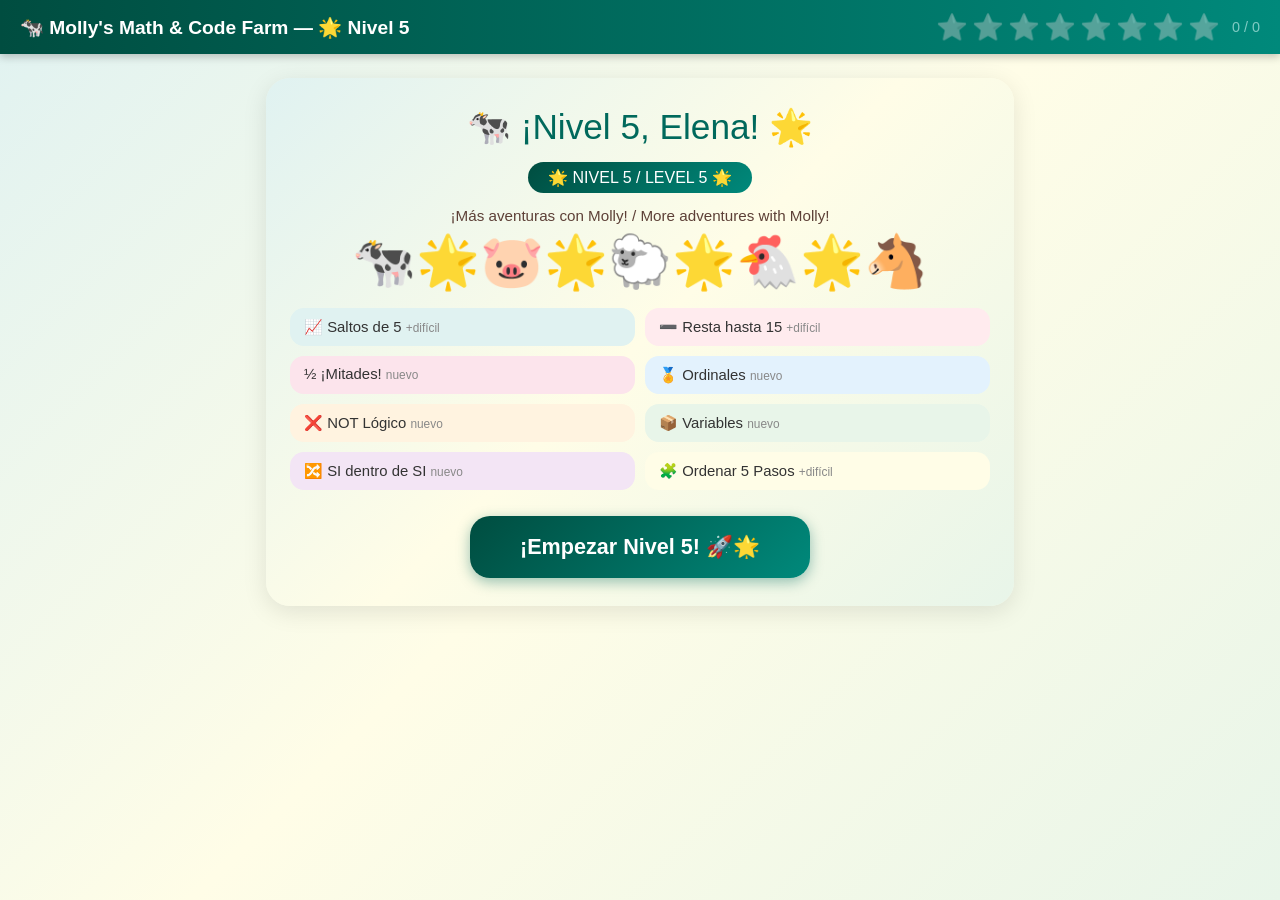
<file: contexto/documentos/Mollys_Math_Code_Farm_V5.html>
<!DOCTYPE html>
<html lang="es">
<head>
<meta charset="UTF-8">
<meta name="viewport" content="width=device-width, initial-scale=1.0">
<title>🐄 Molly's Math &amp; Code Farm — Nivel 5</title>
<style>
:root {
  --green:  #2E7D32; --lt-green:  #E8F5E9;
  --brown:  #5D4037; --lt-brown:  #EFEBE9;
  --yellow: #F9A825; --lt-yellow: #FFFDE7;
  --orange: #E65100; --lt-orange: #FFF3E0;
  --blue:   #1565C0; --lt-blue:   #E3F2FD;
  --pink:   #880E4F; --lt-pink:   #FCE4EC;
  --purple: #6A1B9A; --lt-purple: #F3E5F5;
  --red:    #B71C1C; --lt-red:    #FFEBEE;
  --teal:   #00695C; --lt-teal:   #E0F2F1;
  --accent: #00695C;
  --lt-acc: #E0F2F1;
  --dark-acc: #004D40;
}
* { box-sizing:border-box; margin:0; padding:0; }
body {
  font-family:'Arial Rounded MT Bold','Comic Sans MS',Arial,sans-serif;
  background:linear-gradient(135deg,#E0F2F1 0%,#FFFDE7 50%,#E8F5E9 100%);
  min-height:100vh; padding-bottom:40px;
}

/* HEADER */
#header {
  background:linear-gradient(90deg,#004D40,#00897B);
  color:white; padding:12px 20px;
  display:flex; align-items:center; justify-content:space-between;
  box-shadow:0 3px 8px rgba(0,0,0,.22);
  position:sticky; top:0; z-index:100;
}
#header h1 { font-size:1.2em; }
#stars-bar  { display:flex; gap:4px; align-items:center; }
.star { font-size:1.6em; filter:grayscale(1) opacity(.4); transition:all .3s; }
.star.lit { filter:none; transform:scale(1.2); }
#score-text { color:#80CBC4; font-size:.9em; margin-left:8px; }

/* SCREENS */
.screen { display:none; max-width:780px; margin:24px auto; padding:0 16px; }
.screen.active { display:block; }

/* CARD */
.card {
  background:white; border-radius:24px; padding:28px 24px;
  box-shadow:0 6px 24px rgba(0,0,0,.1);
  text-align:center; position:relative; overflow:hidden;
}
.card::before { content:''; position:absolute; top:0; left:0; right:0; height:6px; }
.act-skip5    .card::before { background:linear-gradient(90deg,#004D40,#26A69A); }
.act-sub15    .card::before { background:linear-gradient(90deg,#BF360C,#FF7043); }
.act-halves   .card::before { background:linear-gradient(90deg,#880E4F,#F06292); }
.act-ordinals .card::before { background:linear-gradient(90deg,#1565C0,#42A5F5); }
.act-not      .card::before { background:linear-gradient(90deg,#E65100,#FFA000); }
.act-variable .card::before { background:linear-gradient(90deg,#2E7D32,#66BB6A); }
.act-nestedif .card::before { background:linear-gradient(90deg,#4A148C,#AB47BC); }
.act-debug5   .card::before { background:linear-gradient(90deg,#F57F17,#FDD835); }

/* BADGES */
.act-badge {
  display:inline-block; padding:6px 18px; border-radius:20px;
  font-size:.85em; font-weight:bold; color:white; margin-bottom:10px;
}
.act-skip5    .act-badge { background:#004D40; }
.act-sub15    .act-badge { background:#BF360C; }
.act-halves   .act-badge { background:#880E4F; }
.act-ordinals .act-badge { background:#1565C0; }
.act-not      .act-badge { background:#E65100; }
.act-variable .act-badge { background:#2E7D32; }
.act-nestedif .act-badge { background:#4A148C; }
.act-debug5   .act-badge { background:#F57F17; color:#333; }

.level-badge {
  position:absolute; top:14px; right:16px;
  background:linear-gradient(135deg,#004D40,#00897B);
  color:white; border-radius:12px; padding:4px 12px; font-size:.78em; font-weight:bold;
}

/* PROGRESS */
.progress-bar { background:#EEE; border-radius:10px; height:10px; margin:10px 0 18px; overflow:hidden; }
.progress-fill { height:100%; background:linear-gradient(90deg,#26A69A,#FDD835); border-radius:10px; transition:width .4s; }

/* QUESTION TEXT */
.question-text { font-size:1.2em; color:#333; margin-bottom:16px; line-height:1.4; }
.question-text .es { color:var(--brown); }
.question-text .en { color:var(--accent); font-size:.88em; }

/* OPTIONS */
.options { display:flex; gap:12px; justify-content:center; flex-wrap:wrap; margin-top:16px; }
.opt-btn {
  padding:14px 20px; font-size:1.4em; border-radius:16px;
  border:3px solid transparent; cursor:pointer; transition:all .18s;
  background:var(--lt-yellow); min-width:80px; font-family:inherit;
}
.opt-btn:hover { transform:scale(1.08); box-shadow:0 4px 12px rgba(0,0,0,.15); }
.opt-btn.correct { background:#C8E6C9!important; border-color:#388E3C!important; transform:scale(1.1); }
.opt-btn.wrong   { background:#FFCDD2!important; border-color:#C62828!important; }
.opt-btn:disabled { cursor:default; }

/* NUMBER SEQUENCE (skip5) */
.numseq-row { display:flex; gap:10px; justify-content:center; align-items:flex-end; flex-wrap:wrap; margin:14px 0; }
.numseq-box {
  background:var(--lt-teal); border:3px solid #80CBC4; border-radius:16px;
  padding:10px 14px; text-align:center; min-width:70px;
}
.numseq-box.blank {
  background:var(--lt-yellow); border:3px dashed var(--yellow);
  display:flex; align-items:center; justify-content:center; min-height:70px;
}
.numseq-num { font-size:2em; font-weight:bold; color:var(--teal); line-height:1; }
.numseq-stars { font-size:.9em; line-height:1.6; margin-top:4px; }
.numseq-blank-label { font-size:2em; color:#CCC; }

/* SUBTRACT */
.sub-row { display:flex; gap:8px; justify-content:center; flex-wrap:wrap; margin:14px 0; font-size:2.2em; line-height:1.2; }
.sub-animal { transition:all .3s; }
.sub-animal.leaving { opacity:.25; position:relative; }
.sub-animal.leaving::after { content:'❌'; position:absolute; top:-6px; right:-6px; font-size:.5em; }
.sub-arrow { font-size:1.4em; color:var(--red); margin:6px 0; }
.sub-leaving-label { font-size:.85em; color:var(--red); font-weight:bold; margin-bottom:4px; }
.sub-box {
  background:var(--lt-red); border:3px solid #EF9A9A; border-radius:16px;
  padding:14px 20px; display:inline-block; margin:10px 0;
}

/* HALVES */
.half-total-display {
  font-size:2em; line-height:1.6; word-break:break-all;
  max-width:320px; margin:10px auto; text-align:center;
  background:var(--lt-pink); border:3px solid #F48FB1; border-radius:16px;
  padding:12px;
}
.halves-container { display:flex; gap:16px; justify-content:center; align-items:center; flex-wrap:wrap; margin:12px 0; }
.half-box {
  background:white; border:3px dashed #F48FB1; border-radius:18px;
  padding:18px 22px; font-size:2em; color:#CCC; min-width:90px;
  text-align:center; line-height:2;
}
.half-label { font-size:.82em; color:#888; font-weight:bold; margin-top:6px; }
.half-divider { font-size:1.8em; color:#888; }

/* ORDINALS */
.race-track {
  display:flex; gap:12px; justify-content:center; align-items:flex-end;
  margin:14px 0; padding:14px; background:#F5F5F5; border-radius:18px;
  border:3px solid #DDD; flex-wrap:wrap;
}
.race-animal { text-align:center; padding:6px 10px; }
.race-medal  { font-size:1.8em; display:block; }
.race-emoji  { font-size:2.6em; display:block; }
.race-pos    { font-size:.8em; color:#888; font-weight:bold; margin-top:4px; }
.ordinal-opts { display:flex; gap:12px; justify-content:center; flex-wrap:wrap; margin-top:16px; }
.ord-btn {
  padding:14px 20px; font-size:1.3em; font-weight:bold; border-radius:16px;
  border:3px solid #90CAF9; cursor:pointer; background:var(--lt-blue);
  transition:all .18s; font-family:inherit; color:var(--blue); min-width:80px;
}
.ord-btn:hover { transform:scale(1.07); border-color:var(--blue); }
.ord-btn.correct { background:#C8E6C9!important; border-color:#388E3C!important; color:#1B5E20!important; }
.ord-btn.wrong   { background:#FFCDD2!important; border-color:#C62828!important; }
.ord-btn:disabled { cursor:default; }

/* NOT LOGIC */
.not-fact-box {
  background:var(--lt-orange); border:3px solid #FFCC80; border-radius:18px;
  padding:16px 20px; margin:12px 0; font-size:1.25em; font-weight:bold; color:var(--orange);
}
.not-question-box {
  background:#FFF8E1; border:3px solid #FFD54F; border-radius:18px;
  padding:14px 18px; margin:12px 0; font-size:1em; color:#555;
}
.not-keyword {
  display:inline-block; background:#E65100; color:white;
  padding:3px 12px; border-radius:10px; font-size:1.1em; font-weight:bold; margin:0 6px;
}
.tf-btn {
  padding:18px 28px; font-size:1.3em; font-weight:bold; border-radius:20px;
  border:3px solid transparent; cursor:pointer; transition:all .18s; font-family:inherit; min-width:130px;
}
.tf-btn:hover { transform:scale(1.07); }
.tf-btn.true-btn  { background:var(--lt-green); color:var(--green); border-color:var(--green); }
.tf-btn.false-btn { background:var(--lt-red);   color:var(--red);   border-color:var(--red); }
.tf-btn.correct   { background:#C8E6C9!important; border-color:#388E3C!important; color:#1B5E20!important; }
.tf-btn.wrong     { background:#FFCDD2!important; border-color:#C62828!important; }
.tf-btn:disabled  { cursor:default; }

/* VARIABLE */
.variable-box {
  display:inline-block; background:#E8F5E9; border:4px solid #388E3C;
  border-radius:20px; padding:14px 24px; margin:14px auto; position:relative;
}
.variable-label {
  position:absolute; top:-14px; left:50%; transform:translateX(-50%);
  background:#388E3C; color:white; padding:3px 14px; border-radius:10px;
  font-size:.85em; font-weight:bold; white-space:nowrap;
}
.variable-content { font-size:2em; line-height:1.5; word-break:break-all; max-width:230px; text-align:center; }
.variable-content.question-mark { font-size:2.2em; color:#CCC; min-width:80px; min-height:50px; display:flex; align-items:center; justify-content:center; }
.variable-op-row { font-size:1.1em; color:var(--green); font-weight:bold; margin:6px 0; }
.variable-arrow  { font-size:1.6em; color:var(--green); margin:4px 0; }

/* NESTED IF */
.nested-tree {
  background:#FFF8E1; border:3px solid #FFD54F; border-radius:20px;
  padding:16px 20px; margin:12px 0; text-align:left; font-size:.95em;
}
.tree-row { display:flex; align-items:center; gap:8px; margin:5px 0; flex-wrap:wrap; }
.tree-keyword {
  display:inline-block; padding:3px 10px; border-radius:8px;
  font-size:.82em; font-weight:bold; color:white; flex-shrink:0;
}
.kw-if   { background:#E65100; }
.kw-then { background:#00695C; }
.kw-else { background:#1565C0; }
.tree-cond   { color:#333; }
.tree-action { font-size:1.2em; }
.nested-situation {
  background:var(--lt-orange); border:3px solid #FFCC80; border-radius:14px;
  padding:12px 16px; margin:12px 0; font-size:1.05em; font-weight:bold; color:var(--orange); text-align:center;
}
.nested-opts { display:flex; gap:12px; justify-content:center; flex-wrap:wrap; margin-top:16px; }
.nested-opt {
  background:white; border:3px solid #FFCC80; border-radius:16px;
  padding:14px 18px; min-width:110px; text-align:center; cursor:pointer;
  transition:all .18s; font-family:inherit;
}
.nested-opt:hover { transform:scale(1.06); border-color:var(--orange); }
.nested-opt .opt-emoji { font-size:2em; display:block; margin:4px 0; }
.nested-opt .opt-label { font-size:.8em; color:#555; line-height:1.3; }
.nested-opt.correct { background:#C8E6C9!important; border-color:#388E3C!important; }
.nested-opt.wrong   { background:#FFCDD2!important; border-color:#C62828!important; }
.nested-opt:disabled { cursor:default; }

/* ORDER STEPS */
.order-steps { display:flex; flex-direction:column; gap:10px; margin:12px 0; text-align:left; }
.order-step {
  display:flex; align-items:center; gap:12px;
  padding:12px 16px; background:var(--lt-teal);
  border:3px solid #80CBC4; border-radius:14px;
  cursor:pointer; transition:all .18s; user-select:none;
}
.order-step:hover:not(.clicked):not(.correct):not(.wrong) { border-color:var(--teal); transform:translateX(4px); }
.order-step.clicked { border-color:var(--teal); background:#B2DFDB; }
.order-step.correct { background:#C8E6C9; border-color:#388E3C; cursor:default; }
.order-step.wrong   { background:#FFCDD2; border-color:#C62828; cursor:default; }
.order-badge {
  font-size:1.1em; font-weight:bold; color:#AAA;
  background:white; border:2px solid #80CBC4; border-radius:50%;
  width:36px; height:36px; display:flex; align-items:center; justify-content:center;
  flex-shrink:0; transition:all .2s;
}
.order-badge.selected { background:var(--teal); color:white; border-color:var(--teal); }
.order-step .step-emoji { font-size:1.8em; }
.order-step .step-text  { flex:1; color:#333; font-size:.95em; }
.order-hint { font-size:.83em; color:#888; margin-bottom:10px; font-style:italic; }

/* PARENT GUIDE */
.parent-guide-toggle {
  display:inline-flex; align-items:center; gap:6px;
  background:#FFF8E1; border:2px solid #FFD54F; border-radius:12px;
  padding:7px 16px; font-size:.88em; color:#5D4037;
  cursor:pointer; margin-bottom:10px; font-family:inherit; transition:all .18s;
}
.parent-guide-toggle:hover { background:#FFE082; }
.parent-guide-box {
  background:#FFFDE7; border:2px solid #FFD54F; border-radius:16px;
  padding:14px 16px; margin-bottom:14px; text-align:left;
  font-size:.87em; line-height:1.55; color:#4E342E; display:none;
}
.parent-guide-box.open { display:block; }
.parent-guide-box strong { color:#E65100; }
.parent-guide-box .tip {
  margin-top:8px; padding:8px 12px;
  background:#E8F5E9; border-left:4px solid #388E3C;
  border-radius:0 10px 10px 0; color:#1B5E20; font-style:italic;
}

/* FEEDBACK */
#feedback {
  font-size:1.3em; font-weight:bold; padding:12px 20px;
  border-radius:14px; margin:14px 0; display:none; animation:popIn .3s ease;
}
#feedback.correct { background:#C8E6C9; color:var(--green); }
#feedback.wrong   { background:#FFCDD2; color:var(--red); }
@keyframes popIn { 0%{transform:scale(.7);opacity:0} 80%{transform:scale(1.06)} 100%{transform:scale(1);opacity:1} }

/* NAV */
.nav-row { display:flex; gap:12px; justify-content:center; margin-top:18px; }
.nav-btn {
  padding:12px 28px; font-size:1.0em; font-weight:bold;
  border-radius:14px; border:none; cursor:pointer; font-family:inherit; transition:all .18s;
}
.nav-btn:hover { transform:translateY(-2px); box-shadow:0 4px 10px rgba(0,0,0,.15); }
.btn-next    { background:var(--accent); color:white; }
.btn-prev    { background:#EEE; color:#555; }
.btn-restart { background:var(--yellow); color:var(--brown); }
.btn-next:disabled { background:#CCC; cursor:default; transform:none; box-shadow:none; }

/* WELCOME */
#welcome-screen .card { background:linear-gradient(135deg,#E0F2F1,#FFFDE7,#E8F5E9); }
.welcome-title { font-size:2.2em; color:var(--accent); margin-bottom:6px; }
.level-pill {
  display:inline-block;
  background:linear-gradient(135deg,#004D40,#00897B);
  color:white; border-radius:20px; padding:6px 20px; font-size:1em; margin:8px 0 14px;
}
.activity-list { display:grid; grid-template-columns:1fr 1fr; gap:10px; margin:16px 0; text-align:left; }
.act-item { padding:10px 14px; border-radius:14px; font-size:.93em; color:#333; }
.start-btn {
  background:linear-gradient(135deg,#004D40,#00897B);
  color:white; border:none; padding:18px 50px; font-size:1.35em; font-weight:bold;
  border-radius:20px; cursor:pointer; margin-top:10px; font-family:inherit;
  transition:all .2s; box-shadow:0 4px 14px rgba(0,105,92,.4);
}
.start-btn:hover { transform:scale(1.05); }

/* FINAL */
#final-screen .card { background:linear-gradient(135deg,#E0F2F1,#C8E6C9,#E1F5FE); }
.final-big   { font-size:4em; margin:10px 0; }
.final-title { font-size:2em; font-weight:bold; color:var(--accent); }
.final-sub   { font-size:1.1em; color:var(--brown); margin:10px 0; }
.medals      { font-size:2.4em; letter-spacing:8px; margin:14px 0; }
#confetti-canvas { position:fixed; top:0; left:0; width:100%; height:100%; pointer-events:none; z-index:9999; }
</style>
</head>
<body>
<canvas id="confetti-canvas"></canvas>

<div id="header">
  <h1>🐄 Molly's Math &amp; Code Farm — 🌟 Nivel 5</h1>
  <div id="stars-bar">
    <span class="star" id="s1">⭐</span><span class="star" id="s2">⭐</span>
    <span class="star" id="s3">⭐</span><span class="star" id="s4">⭐</span>
    <span class="star" id="s5">⭐</span><span class="star" id="s6">⭐</span>
    <span class="star" id="s7">⭐</span><span class="star" id="s8">⭐</span>
    <span id="score-text">0 / 0</span>
  </div>
</div>

<!-- WELCOME -->
<div id="welcome-screen" class="screen active">
  <div class="card">
    <div class="welcome-title">🐄 ¡Nivel 5, Elena! 🌟</div>
    <div class="level-pill">🌟 NIVEL 5 / LEVEL 5 🌟</div>
    <div style="font-size:.95em;color:var(--brown);margin-bottom:8px">¡Más aventuras con Molly! / More adventures with Molly!</div>
    <span style="font-size:3.2em;display:block;margin:8px 0">🐄🌟🐷🌟🐑🌟🐔🌟🐴</span>
    <div class="activity-list">
      <div class="act-item" style="background:#E0F2F1">📈 Saltos de 5 <span style="font-size:.8em;color:#888">+difícil</span></div>
      <div class="act-item" style="background:#FFEBEE">➖ Resta hasta 15 <span style="font-size:.8em;color:#888">+difícil</span></div>
      <div class="act-item" style="background:#FCE4EC">½ ¡Mitades! <span style="font-size:.8em;color:#888">nuevo</span></div>
      <div class="act-item" style="background:#E3F2FD">🏅 Ordinales <span style="font-size:.8em;color:#888">nuevo</span></div>
      <div class="act-item" style="background:#FFF3E0">❌ NOT Lógico <span style="font-size:.8em;color:#888">nuevo</span></div>
      <div class="act-item" style="background:#E8F5E9">📦 Variables <span style="font-size:.8em;color:#888">nuevo</span></div>
      <div class="act-item" style="background:#F3E5F5">🔀 SI dentro de SI <span style="font-size:.8em;color:#888">nuevo</span></div>
      <div class="act-item" style="background:#FFFDE7">🧩 Ordenar 5 Pasos <span style="font-size:.8em;color:#888">+difícil</span></div>
    </div>
    <button class="start-btn" onclick="startGame()">¡Empezar Nivel 5! 🚀🌟</button>
  </div>
</div>

<!-- GAME -->
<div id="game-screen" class="screen">
  <div id="activity-container"></div>
  <div id="feedback"></div>
  <div class="nav-row">
    <button class="nav-btn btn-prev" onclick="prevActivity()">◀ Atrás</button>
    <button class="nav-btn btn-next" id="next-btn" onclick="nextQuestion()" disabled>Siguiente ▶</button>
  </div>
</div>

<!-- FINAL -->
<div id="final-screen" class="screen">
  <div class="card">
    <div class="final-big">🏆🌟🏆</div>
    <div class="final-title">¡NIVEL 5 COMPLETADO! 🌟</div>
    <div class="level-pill">🌟 NIVEL 5 COMPLETE 🌟</div>
    <div class="medals" id="final-medals">⭐⭐⭐⭐⭐⭐⭐⭐</div>
    <div class="final-sub" id="final-msg"></div>
    <span style="font-size:3em;display:block;margin:14px 0">🐄🌟🐷🌟🐑🌟🐔🌟🐴🌟🐰</span>
    <div class="final-sub">¡Molly está súper orgullosa de vos! 🐄🌟<br><em>Molly is so proud of you!</em></div>
    <div class="nav-row">
      <button class="nav-btn btn-restart" onclick="restartGame()">🔄 Jugar de nuevo</button>
    </div>
  </div>
</div>

<script>
// ===================================================================
// DATA — NIVEL 5
// ===================================================================
const ACTIVITIES = [

  // ─── 1. SALTOS DE 5 ──────────────────────────────────────────────
  {
    id:'skip5', type:'numseq',
    badge:'📈 Matemáticas · Saltos de 5',
    title:'¡El patrón salta de 5 en 5! / Jumps by 5!',
    sub:'¿Qué número viene después? / What comes next?',
    guide:{
      concept:'<strong>Conteo de 5 en 5 (Skip counting by 5).</strong> Después de dominar los saltos de 2 en el Nivel 4, ahora contamos de 5 en 5. Esta habilidad es fundamental para aprender a leer el reloj (cada número del reloj = 5 minutos) y es la base de la tabla del 5. También es muy fácil de visualizar: ¡una mano completa siempre son 5 dedos!',
      tip:'"Levantemos las manos juntos: una mano = 5... dos manos = 10... cerremos y abramos: 15! ¿Y luego?" Contar con manos completas hace los saltos de 5 concretos y memorables. Podés también usar un ábaco o monedas en grupos de 5.'
    },
    questions:[
      { seq:[5,10],       opts:[12,15,18], ans:1 },
      { seq:[5,10,15],    opts:[18,20,22], ans:1 },
      { seq:[10,15,20],   opts:[23,25,27], ans:1 },
      { seq:[5,10,15,20], opts:[22,25,28], ans:1 },
    ]
  },

  // ─── 2. RESTA HASTA 15 ───────────────────────────────────────────
  {
    id:'sub15', type:'subtract',
    badge:'➖ Matemáticas · Resta hasta 15',
    title:'¿Cuántos quedan? / How many are left?',
    sub:'¡Números más grandes! / Bigger numbers!',
    guide:{
      concept:'<strong>Resta con números hasta 15.</strong> En el Nivel 4 restábamos con totales de hasta 10. Ahora llegamos a 15, el siguiente umbral natural. Esta extensión refuerza que restar es siempre "quitar y contar lo que queda", independientemente del tamaño del número.',
      tip:'"Había [total] animales. Se fueron [leaving] (señalá los que tienen ❌). ¿Cuántos tienen todavía la cara feliz?" Para números grandes, que cuente SOLO los animales sin ❌, señalando con el dedo uno por uno. Tomarse el tiempo es exactamente lo correcto.'
    },
    questions:[
      { animal:'🐄', total:11, leaving:4, opts:[6,7,8],  ans:7 },
      { animal:'🐷', total:13, leaving:5, opts:[7,8,9],  ans:8 },
      { animal:'🐑', total:12, leaving:7, opts:[4,5,6],  ans:5 },
      { animal:'🐔', total:14, leaving:6, opts:[7,8,9],  ans:8 },
    ]
  },

  // ─── 3. MITADES ──────────────────────────────────────────────────
  {
    id:'halves', type:'halves',
    badge:'½ Matemáticas · ¡Mitades!',
    title:'¡Partimos en dos partes iguales! / Split into 2 equal parts!',
    sub:'¿Cuántos hay en CADA mitad? / How many in EACH half?',
    guide:{
      concept:'<strong>La fracción ½ — la mitad.</strong> La mitad es la primera fracción que aprenden los niños porque es intuitiva: partir algo en dos partes IGUALES. Aparece constantemente en la vida diaria (partir una manzana, compartir con un amigo, llenar la mitad de un vaso). Es la puerta de entrada al concepto de división.',
      tip:'"Hay [total] manzanas. Las vamos a repartir entre DOS. ¿Cuántas le toca a cada uno si les damos lo mismo?" Si Elena duda, podés repartir físicamente objetos reales: "Una para vos, una para mí, una para vos..." hasta que se terminen. Luego contar cada montón.'
    },
    questions:[
      { emoji:'🍎', total:4,  opts:[1,2,3], ans:2 },
      { emoji:'🌟', total:6,  opts:[2,3,4], ans:3 },
      { emoji:'🐄', total:8,  opts:[3,4,5], ans:4 },
      { emoji:'🍪', total:10, opts:[4,5,6], ans:5 },
    ]
  },

  // ─── 4. ORDINALES ────────────────────────────────────────────────
  {
    id:'ordinals', type:'ordinals',
    badge:'🏅 Matemáticas · Números Ordinales',
    title:'¿Quién llegó en ese lugar? / Who finished in that place?',
    sub:'1ro, 2do, 3ro, 4to... / 1st, 2nd, 3rd, 4th...',
    guide:{
      concept:'<strong>Números ordinales.</strong> Los ordinales describen POSICIÓN, no cantidad. "Primero, segundo, tercero..." son fundamentales para secuenciar eventos, comparar resultados, y en programación para acceder a elementos de una lista por su índice. A los 4 años los niños ya usan "primero" y "segundo" espontáneamente — este ejercicio formaliza ese conocimiento.',
      tip:'"Mirá la carrera: el que está MÁS A LA IZQUIERDA llegó PRIMERO. ¿Y el que está justo después? Ese llegó SEGUNDO." Señalá de izquierda a derecha con el dedo. Para hacerlo más divertido, pueden hacer una carrerita real por la casa y nombrar los lugares.'
    },
    questions:[
      { lineup:['🐴','🐄','🐷','🐑'], ask:'PRIMERO / 1st',  opts:['🐴','🐷','🐑'], correctOpt:0 },
      { lineup:['🐔','🐰','🐸','🐮'], ask:'SEGUNDO / 2nd',  opts:['🐔','🐰','🐮'], correctOpt:1 },
      { lineup:['🦁','🐘','🦊','🐧'], ask:'TERCERO / 3rd',  opts:['🦁','🦊','🐧'], correctOpt:1 },
      { lineup:['🐴','🐄','🐷','🐑'], ask:'CUARTO / 4th',   opts:['🐄','🐷','🐑'], correctOpt:2 },
    ]
  },

  // ─── 5. NOT LÓGICO ───────────────────────────────────────────────
  {
    id:'not', type:'not-logic',
    badge:'❌ Programación · NOT (No lógico)',
    title:'NOT cambia el resultado / NOT flips the answer',
    sub:'NOT VERDADERO = FALSO · NOT FALSO = VERDADERO',
    guide:{
      concept:'<strong>El operador NOT — Negación lógica.</strong> NOT es el operador más simple: invierte el valor de verdad. NOT VERDADERO = FALSO, y NOT FALSO = VERDADERO. En programación lo usamos constantemente: "mientras NO llegues a la meta, seguí corriendo". Junto con AND y OR que vimos antes, NOT completa los tres operadores lógicos fundamentales.',
      tip:'"NOT significa LO CONTRARIO." Juego del contrario: "Yo digo algo y vos decís lo opuesto. YO: está de día → VOS: NO está de día (está de noche). YO: tengo hambre → VOS: NO tengo hambre." Practicar oralmente antes de mirar la pantalla ayuda mucho a fijar el concepto.'
    },
    questions:[
      {
        factEmoji:'🌧️',
        factText:'Está lloviendo / It IS raining',
        notStatement:'NOT está lloviendo / NOT raining',
        ans:false
      },
      {
        factEmoji:'☀️',
        factText:'NO está lloviendo / It is NOT raining',
        notStatement:'NOT está lloviendo / NOT raining',
        ans:true
      },
      {
        factEmoji:'🍎',
        factText:'SÍ hay manzanas / There ARE apples',
        notStatement:'NOT hay manzanas / NOT there are apples',
        ans:false
      },
      {
        factEmoji:'🚫',
        factText:'NO hay manzanas / There are NO apples',
        notStatement:'NOT hay manzanas / NOT there are apples',
        ans:true
      },
    ]
  },

  // ─── 6. VARIABLES ────────────────────────────────────────────────
  {
    id:'variable', type:'variable',
    badge:'📦 Programación · Variables',
    title:'La caja guarda un valor / The box stores a value',
    sub:'¿Cuánto hay en la caja? / How much is in the box?',
    guide:{
      concept:'<strong>¿Qué es una variable?</strong> Una variable es como una caja con nombre que guarda información. Tiene un nombre ("manzanas") y un valor (cuántas hay). En programación, las variables permiten que los programas "recuerden" cosas mientras corren. Cambiar el valor se llama "actualizar la variable".',
      tip:'Hacé una caja real en casa (una cajita de cartón o una taza). Poné objetos adentro: "Esta es la variable MANZANAS. Tiene 3. ¡Pusimos 2 más! ¿Cuántas hay ahora?" Nombrar la caja con una etiqueta hace el concepto de variable muy concreto y divertido.'
    },
    questions:[
      { varName:'🍎 manzanas', startEmoji:'🍎', startVal:3, op:null,     opVal:0, opts:[2,3,4], ans:3 },
      { varName:'⭐ estrellas', startEmoji:'⭐', startVal:4, op:'add',    opVal:2, opts:[5,6,7], ans:6 },
      { varName:'🐄 vacas',    startEmoji:'🐄', startVal:6, op:'remove', opVal:2, opts:[3,4,5], ans:4 },
      { varName:'🎈 globos',   startEmoji:'🎈', startVal:5, op:'add',    opVal:3, opts:[7,8,9], ans:8 },
    ]
  },

  // ─── 7. IF ANIDADO ───────────────────────────────────────────────
  {
    id:'nestedif', type:'nested-if',
    badge:'🔀 Programación · SI dentro de SI',
    title:'¡Un SI dentro de otro SI! / An IF inside an IF!',
    sub:'Seguí el árbol paso a paso / Follow the tree step by step',
    guide:{
      concept:'<strong>IF anidado (nested IF).</strong> Un IF anidado es cuando dentro de una rama ENTONCES hay OTRO SI. Primero se evalúa la condición exterior; si es verdadera, se evalúa la interior. Esto permite decisiones en cascada. Es la base de algoritmos con múltiples pasos de decisión, como los que usan los juegos para decidir qué pasa con el personaje.',
      tip:'Recorré el árbol con el dedo ANTES de buscar la respuesta: "¿Molly tiene hambre? [mira la situación] SÍ → entonces, ¿hay comida? SÍ → entonces come." Ir despacio, pregunta por pregunta, es exactamente como lo hacen los programadores cuando rastrean un bug en su código.'
    },
    questions:[
      {
        situationText:'🍽️ Molly tiene hambre ✅<br>🥕 Hay comida ✅',
        opts:[
          { emoji:'😋', label:'¡Comer!\nEat!' },
          { emoji:'😔', label:'Esperar\nWait' },
          { emoji:'🎮', label:'¡Jugar!\nPlay!' },
        ],
        ans:0
      },
      {
        situationText:'🍽️ Molly tiene hambre ✅<br>🥕 No hay comida ❌',
        opts:[
          { emoji:'😋', label:'¡Comer!\nEat!' },
          { emoji:'😔', label:'Esperar\nWait' },
          { emoji:'🎮', label:'¡Jugar!\nPlay!' },
        ],
        ans:1
      },
      {
        situationText:'🍽️ Molly NO tiene hambre ❌',
        opts:[
          { emoji:'😋', label:'¡Comer!\nEat!' },
          { emoji:'😔', label:'Esperar\nWait' },
          { emoji:'🎮', label:'¡Jugar!\nPlay!' },
        ],
        ans:2
      },
      {
        situationText:'😴 Molly tiene sueño ✅<br>🌙 Es de noche ✅',
        opts:[
          { emoji:'😴', label:'¡Dormir!\nSleep!' },
          { emoji:'🛋️', label:'Descansar\nRest' },
          { emoji:'🎮', label:'¡Seguir jugando!\nKeep playing!' },
        ],
        ans:0
      },
    ]
  },

  // ─── 8. ORDENAR 5 PASOS ──────────────────────────────────────────
  {
    id:'debug5', type:'order',
    badge:'🧩 Programación · Ordenar 5 Pasos',
    title:'¡5 pasos en orden! / 5 steps in order!',
    sub:'Del primero al último / From first to last',
    guide:{
      concept:'<strong>Secuenciar 5 instrucciones.</strong> En el Nivel 4 ordenábamos 4 pasos. Ahora hay 5, lo que requiere retener más pasos en la memoria de trabajo y planificar más antes de actuar. Esta habilidad — "pensar el algoritmo completo antes de ejecutarlo" — es exactamente lo que hacen los programadores cuando escriben pseudocódigo antes de codificar.',
      tip:'Antes de tocar la pantalla: "¿Cuál es el PRIMERO de todo? ¿Y el SEGUNDO? Ahora el TERCERO..." Planificar en voz alta ANTES de actuar es una estrategia metacognitiva clave. Podés pedir a Elena que te cuente los pasos a vos primero, como si fuera la maestra, y luego ejecutarlos en la pantalla.'
    },
    questions:[
      {
        prompt:'🥪 Hacer un sándwich / Make a sandwich:',
        steps:[
          { emoji:'🧀', text:'Poner el queso / Add cheese',          pos:3 },
          { emoji:'🍞', text:'Tomar el pan / Take the bread',        pos:1 },
          { emoji:'🍽️', text:'¡Servir y comer! / Serve and eat!',   pos:5 },
          { emoji:'🧈', text:'Untar manteca / Spread butter',        pos:2 },
          { emoji:'🥬', text:'Poner lechuga / Add lettuce',          pos:4 },
        ]
      },
      {
        prompt:'🌱 Hacer un jardín / Make a garden:',
        steps:[
          { emoji:'💧', text:'Regar las plantas / Water the plants',        pos:5 },
          { emoji:'🪴', text:'Buscar la maceta / Get the pot',              pos:2 },
          { emoji:'🌞', text:'Buscar un lugar con sol / Find a sunny spot', pos:1 },
          { emoji:'🌱', text:'Plantar las semillas / Plant seeds',          pos:4 },
          { emoji:'🪣', text:'Llenar con tierra / Fill with soil',          pos:3 },
        ]
      },
      {
        prompt:'🎂 Hacer una torta / Make a cake:',
        steps:[
          { emoji:'🥣', text:'Mezclar todo / Mix everything',             pos:3 },
          { emoji:'🎂', text:'¡Decorar y comer! / Decorate and eat!',    pos:5 },
          { emoji:'🥚', text:'Romper los huevos / Break eggs',            pos:2 },
          { emoji:'🌡️', text:'Meter al horno / Put in oven',             pos:4 },
          { emoji:'🛒', text:'Comprar ingredientes / Buy ingredients',    pos:1 },
        ]
      },
    ]
  }
];

// ===================================================================
// STATE
// ===================================================================
let curAct=0, curQ=0, score=0, total=0, answered=false;
let orderClicks=[];

// ===================================================================
// STARS
// ===================================================================
function updateStars(){
  for(let i=1;i<=8;i++)
    document.getElementById('s'+i).classList.toggle('lit', i<=score);
  document.getElementById('score-text').textContent=score+' / '+total;
}

// ===================================================================
// NAVIGATION
// ===================================================================
function showScreen(id){
  document.querySelectorAll('.screen').forEach(s=>s.classList.remove('active'));
  document.getElementById(id).classList.add('active');
}
function startGame(){
  curAct=0;curQ=0;score=0;total=0;answered=false;orderClicks=[];
  updateStars(); showScreen('game-screen'); renderActivity();
}
function restartGame(){ showScreen('welcome-screen'); }
function prevActivity(){
  if(curAct>0){ curAct--;curQ=0;answered=false;orderClicks=[];clearFeedback();renderActivity(); }
  else showScreen('welcome-screen');
}
function nextQuestion(){
  if(!answered) return;
  curQ++;answered=false;orderClicks=[];clearFeedback();
  document.getElementById('next-btn').disabled=true;
  const act=ACTIVITIES[curAct];
  if(curQ>=act.questions.length){ curAct++;curQ=0; if(curAct>=ACTIVITIES.length){ showFinal();return; } }
  renderActivity();
}
function showFinal(){
  showScreen('final-screen');
  document.getElementById('final-medals').textContent='⭐'.repeat(Math.min(score,8));
  document.getElementById('final-msg').textContent=
    score>=total*.8
      ? '¡Excelente! / Excellent! 🌟 '+score+'/'+total+' correctas'
      : '¡Muy bien! / Great job! 🌈 '+score+'/'+total+' correctas';
  launchConfetti();
}
function clearFeedback(){
  const f=document.getElementById('feedback'); f.style.display='none'; f.className='';
}
function showFeedback(ok,msg){
  const f=document.getElementById('feedback');
  f.textContent=(ok?'✅ ':'❌ ')+msg; f.className=ok?'correct':'wrong'; f.style.display='block';
  if(ok){score++;updateStars();} total++;answered=true;
  document.getElementById('next-btn').disabled=false;
}

// ===================================================================
// PARENT GUIDE
// ===================================================================
function toggleGuide(){
  const box=document.getElementById('guide-box'), btn=document.getElementById('guide-btn');
  btn.textContent=box.classList.toggle('open')
    ?'👨‍👩‍👧 Para papá y mamá  ▲'
    :'👨‍👩‍👧 Para papá y mamá  ▼';
}
function renderGuide(g){
  if(!g) return '';
  return '<button class="parent-guide-toggle" id="guide-btn" onclick="toggleGuide()">👨‍👩‍👧 Para papá y mamá  ▼</button>'
        +'<div class="parent-guide-box" id="guide-box"><div>'+g.concept+'</div><div class="tip">💡 '+g.tip+'</div></div>';
}

// ===================================================================
// RENDER ACTIVITY
// ===================================================================
function renderActivity(){
  const act=ACTIVITIES[curAct], q=act.questions[curQ];
  const pct=((curQ/act.questions.length)*100).toFixed(0);
  let html='<div class="card act-'+act.id+'">'
    +'<span class="level-badge">🌟 Nivel 5</span>'
    +'<span class="act-badge">'+act.badge+'</span>'
    +'<div class="progress-bar"><div class="progress-fill" style="width:'+pct+'%"></div></div>'
    +renderGuide(act.guide)
    +'<div class="question-text">'
    +'<div class="es">'+act.title+'</div>'
    +'<div class="en" style="margin-top:4px">'+act.sub+'</div>'
    +'</div>';
  switch(act.type){
    case 'numseq':    html+=renderNumSeq(q);   break;
    case 'subtract':  html+=renderSubtract(q); break;
    case 'halves':    html+=renderHalves(q);   break;
    case 'ordinals':  html+=renderOrdinals(q); break;
    case 'not-logic': html+=renderNot(q);      break;
    case 'variable':  html+=renderVariable(q); break;
    case 'nested-if': html+=renderNestedIf(q); break;
    case 'order':     html+=renderOrder(q);    break;
  }
  html+='</div>';
  document.getElementById('activity-container').innerHTML=html;
}

// ─── 1. NUM SEQUENCE ──────────────────────────────────────────────
function starsForNum(n){
  var out='', rows=Math.ceil(n/5);
  for(var r=0;r<rows;r++){
    var count=Math.min(5,n-r*5);
    out+='⭐'.repeat(count)+(r<rows-1?'<br>':'');
  }
  return out;
}
function renderNumSeq(q){
  var boxes=q.seq.map(function(n){
    return '<div class="numseq-box">'
          +'<div class="numseq-num">'+n+'</div>'
          +'<div class="numseq-stars">'+starsForNum(n)+'</div>'
          +'</div>';
  }).join('')+'<div class="numseq-box blank"><div class="numseq-blank-label">?</div></div>';
  var opts=q.opts.map(function(o,i){
    return '<button class="opt-btn" onclick="pickNumSeq('+i+','+q.ans+')">'+o+'</button>';
  }).join('');
  return '<div class="numseq-row">'+boxes+'</div><div class="options">'+opts+'</div>';
}
function pickNumSeq(i,ans){
  document.querySelectorAll('.opt-btn').forEach(function(b){b.disabled=true;});
  event.target.classList.add(i===ans?'correct':'wrong');
  var correct=ACTIVITIES[curAct].questions[curQ].opts[ans];
  showFeedback(i===ans,
    i===ans?'¡Correcto! ¡'+correct+'! 🌟':'No... el siguiente era '+correct);
}

// ─── 2. SUBTRACT ──────────────────────────────────────────────────
function renderSubtract(q){
  var animals=Array(q.total).fill(null).map(function(_,i){
    var leaving=i<q.leaving;
    return '<span class="sub-animal'+(leaving?' leaving':'')+'">'+q.animal+'</span>';
  }).join('');
  var opts=q.opts.map(function(o){
    return '<button class="opt-btn" onclick="pickSub('+o+','+q.ans+')">'+o+'</button>';
  }).join('');
  return '<div class="sub-box">'
        +'<div class="sub-leaving-label">'+q.leaving+' se van / '+q.leaving+' leaving 👋</div>'
        +'<div class="sub-row">'+animals+'</div>'
        +'</div>'
        +'<div class="sub-arrow">⬇️</div>'
        +'<div style="font-size:1em;color:#555;margin:6px 0">¿Cuántos quedan? / How many stay?</div>'
        +'<div class="options">'+opts+'</div>';
}
function pickSub(chosen,ans){
  document.querySelectorAll('.opt-btn').forEach(function(b){b.disabled=true;});
  event.target.classList.add(chosen===ans?'correct':'wrong');
  showFeedback(chosen===ans,
    chosen===ans?'¡Correcto! Quedan '+ans+' 🌟':'No... quedaban '+ans);
}

// ─── 3. HALVES ────────────────────────────────────────────────────
function renderHalves(q){
  var totalDisplay=Array(q.total).fill(q.emoji).join('');
  var opts=q.opts.map(function(o){
    return '<button class="opt-btn" onclick="pickHalf('+o+','+q.ans+')">'+o+'</button>';
  }).join('');
  return '<div style="font-size:1em;color:var(--brown);margin:8px 0">Total: <strong>'+q.total+'</strong></div>'
        +'<div class="half-total-display">'+totalDisplay+'</div>'
        +'<div style="font-size:1.3em;margin:8px 0;color:#888">✂️ ÷ 2</div>'
        +'<div class="halves-container">'
        +'<div><div class="half-box">?</div><div class="half-label">½ Mitad A / Half A</div></div>'
        +'<div class="half-divider">➕</div>'
        +'<div><div class="half-box">?</div><div class="half-label">½ Mitad B / Half B</div></div>'
        +'</div>'
        +'<div style="font-size:.95em;color:#555;margin-bottom:8px">¿Cuántos hay en CADA mitad? / How many in EACH half?</div>'
        +'<div class="options">'+opts+'</div>';
}
function pickHalf(chosen,ans){
  document.querySelectorAll('.opt-btn').forEach(function(b){b.disabled=true;});
  event.target.classList.add(chosen===ans?'correct':'wrong');
  showFeedback(chosen===ans,
    chosen===ans?'¡Correcto! ¡'+ans+' en cada mitad! 🌟':'No... hay '+ans+' en cada mitad');
}

// ─── 4. ORDINALS ──────────────────────────────────────────────────
function renderOrdinals(q){
  var medals=['🥇','🥈','🥉','🎀'];
  var posLabels=['1ro','2do','3ro','4to'];
  var raceHtml=q.lineup.map(function(animal,i){
    return '<div class="race-animal">'
          +'<span class="race-medal">'+medals[i]+'</span>'
          +'<span class="race-emoji">'+animal+'</span>'
          +'<span class="race-pos">'+posLabels[i]+'</span>'
          +'</div>';
  }).join('');
  var opts=q.opts.map(function(o,i){
    return '<button class="ord-btn" onclick="pickOrdinal('+i+','+q.correctOpt+')">'+o+'</button>';
  }).join('');
  return '<div style="font-size:1.05em;color:var(--brown);margin-bottom:8px">'
        +'¿Quién llegó <strong>'+q.ask+'</strong>? / Who finished <strong>'+q.ask+'</strong>?'
        +'</div>'
        +'<div class="race-track">'+raceHtml+'</div>'
        +'<div class="ordinal-opts">'+opts+'</div>';
}
function pickOrdinal(i,ans){
  document.querySelectorAll('.ord-btn').forEach(function(b){b.disabled=true;});
  event.target.classList.add(i===ans?'correct':'wrong');
  var correct=ACTIVITIES[curAct].questions[curQ].opts[ans];
  showFeedback(i===ans,
    i===ans?'¡Correcto! 🌟':'No... era '+correct);
}

// ─── 5. NOT LOGIC ─────────────────────────────────────────────────
function renderNot(q){
  return '<div class="not-fact-box">'+q.factEmoji+' '+q.factText+'</div>'
        +'<div class="not-question-box">'
        +'¿Es <span class="not-keyword">VERDADERO</span> que...<br>'
        +'<strong>'+q.notStatement+'</strong>?'
        +'</div>'
        +'<div class="options">'
        +'<button class="tf-btn true-btn" onclick="pickNot(true,'+q.ans+')">✅ SÍ, VERDADERO<br><small>TRUE</small></button>'
        +'<button class="tf-btn false-btn" onclick="pickNot(false,'+q.ans+')">❌ NO, FALSO<br><small>FALSE</small></button>'
        +'</div>';
}
function pickNot(chosen,ans){
  document.querySelectorAll('.tf-btn').forEach(function(b){b.disabled=true;});
  event.target.classList.add(chosen===ans?'correct':'wrong');
  showFeedback(chosen===ans,
    chosen===ans
      ?'¡Correcto! NOT invierte el resultado 🌟'
      :'No... NOT da '+(ans?'VERDADERO / TRUE':'FALSO / FALSE'));
}

// ─── 6. VARIABLE ──────────────────────────────────────────────────
function renderVariable(q){
  var startItems=Array(q.startVal).fill(q.startEmoji).join('');
  var opts=q.opts.map(function(o){
    return '<button class="opt-btn" onclick="pickNum('+o+','+q.ans+')">'+o+'</button>';
  }).join('');
  if(!q.op){
    return '<div style="text-align:center;margin:12px 0">'
          +'<div style="font-size:1em;color:#555;margin-bottom:18px">📦 La variable <strong>'+q.varName+'</strong> tiene:</div>'
          +'<div class="variable-box">'
          +'<div class="variable-label">'+q.varName+'</div>'
          +'<div class="variable-content">'+startItems+'</div>'
          +'</div>'
          +'</div>'
          +'<div style="font-size:.95em;color:#555;margin:8px 0">¿Cuánto hay en la caja? / How much is in the box?</div>'
          +'<div class="options">'+opts+'</div>';
  } else {
    var opLabel=q.op==='add'
      ?'Agregamos '+q.opVal+' más '+q.startEmoji+' / We add '+q.opVal+' more'
      :'Quitamos '+q.opVal+' '+q.startEmoji+' / We remove '+q.opVal;
    var opIcon=q.op==='add'?'➕':'➖';
    return '<div style="text-align:center;margin:12px 0">'
          +'<div class="variable-box">'
          +'<div class="variable-label">'+q.varName+'</div>'
          +'<div class="variable-content">'+startItems+'</div>'
          +'</div>'
          +'<div class="variable-op-row">'+opIcon+' '+opLabel+'</div>'
          +'<div class="variable-arrow">⬇️</div>'
          +'<div class="variable-box">'
          +'<div class="variable-label">'+q.varName+'</div>'
          +'<div class="variable-content question-mark">?</div>'
          +'</div>'
          +'</div>'
          +'<div class="options">'+opts+'</div>';
  }
}
function pickNum(chosen,ans){
  document.querySelectorAll('.opt-btn').forEach(function(b){b.disabled=true;});
  event.target.classList.add(chosen===ans?'correct':'wrong');
  showFeedback(chosen===ans,
    chosen===ans?'¡Correcto! '+ans+' 🌟':'No... la respuesta era '+ans);
}

// ─── 7. NESTED IF ─────────────────────────────────────────────────
function renderNestedIf(q){
  var treeFirstOpt=q.opts[0], treeSecondOpt=q.opts[1], treeThirdOpt=q.opts[2];
  var outerCond, innerCond, thenAction, elseAction, outerElse;
  // Detect which "tree" based on question index
  var qIdx=ACTIVITIES[curAct].questions.indexOf(q);
  var isHungerTree=qIdx<=2;
  if(isHungerTree){
    outerCond='🍽️ Molly tiene hambre';
    innerCond='🥕 Hay comida';
  } else {
    outerCond='😴 Molly tiene sueño';
    innerCond='🌙 Es de noche';
  }
  var tree='<div class="nested-tree">'
    +'<div class="tree-row"><span class="tree-keyword kw-if">SI / IF</span><span class="tree-cond">'+outerCond+'</span></div>'
    +'<div class="tree-row" style="margin-left:20px"><span class="tree-keyword kw-then">ENTONCES</span><span class="tree-cond">SI / IF '+innerCond+'</span></div>'
    +'<div class="tree-row" style="margin-left:40px"><span class="tree-keyword kw-then">→</span><span class="tree-action">'+treeFirstOpt.emoji+' '+treeFirstOpt.label.split('\n')[0]+'</span></div>'
    +'<div class="tree-row" style="margin-left:40px"><span class="tree-keyword kw-else">SINO →</span><span class="tree-action">'+treeSecondOpt.emoji+' '+treeSecondOpt.label.split('\n')[0]+'</span></div>'
    +'<div class="tree-row" style="margin-left:20px"><span class="tree-keyword kw-else">SINO →</span><span class="tree-action">'+treeThirdOpt.emoji+' '+treeThirdOpt.label.split('\n')[0]+'</span></div>'
    +'</div>';
  var opts=q.opts.map(function(o,i){
    return '<button class="nested-opt" onclick="pickNested('+i+','+q.ans+')">'
          +'<span class="opt-emoji">'+o.emoji+'</span>'
          +'<span class="opt-label">'+o.label.replace(/\n/g,'<br>')+'</span>'
          +'</button>';
  }).join('');
  return tree
    +'<div class="nested-situation">🔍 Situación / Situation:<br>'+q.situationText+'</div>'
    +'<div class="nested-opts">'+opts+'</div>';
}
function pickNested(i,ans){
  document.querySelectorAll('.nested-opt').forEach(function(b){b.disabled=true;});
  event.target.classList.add(i===ans?'correct':'wrong');
  var correctEmoji=ACTIVITIES[curAct].questions[curQ].opts[ans].emoji;
  showFeedback(i===ans,
    i===ans?'¡Correcto! Molly va por el camino correcto 🌟'
           :'No... Molly debe '+correctEmoji);
}

// ─── 8. ORDER (5 steps) ───────────────────────────────────────────
function renderOrder(q){
  var stepsHtml=q.steps.map(function(s,i){
    return '<div class="order-step" id="ostep-'+i+'" onclick="clickOrderStep('+i+')">'
          +'<div class="order-badge" id="obadge-'+i+'">?</div>'
          +'<span class="step-emoji">'+s.emoji+'</span>'
          +'<span class="step-text">'+s.text+'</span>'
          +'</div>';
  }).join('');
  return '<div style="font-size:1.05em;font-weight:bold;color:#555;margin-bottom:6px">'+q.prompt+'</div>'
        +'<div class="order-hint">Tocá los pasos del primero al último / Tap steps from first to last</div>'
        +'<div class="order-steps">'+stepsHtml+'</div>';
}
function clickOrderStep(idx){
  if(answered) return;
  if(orderClicks.includes(idx)) return;
  orderClicks.push(idx);
  var badge=document.getElementById('obadge-'+idx);
  badge.textContent=orderClicks.length;
  badge.classList.add('selected');
  document.getElementById('ostep-'+idx).classList.add('clicked');
  var totalSteps=ACTIVITIES[curAct].questions[curQ].steps.length;
  if(orderClicks.length===totalSteps) checkOrder();
}
function checkOrder(){
  var q=ACTIVITIES[curAct].questions[curQ];
  var correct=true;
  orderClicks.forEach(function(stepIdx,clickPos){
    if(q.steps[stepIdx].pos!==clickPos+1) correct=false;
  });
  orderClicks.forEach(function(stepIdx,clickPos){
    var el=document.getElementById('ostep-'+stepIdx);
    el.classList.remove('clicked');
    el.classList.add(q.steps[stepIdx].pos===clickPos+1?'correct':'wrong');
  });
  showFeedback(correct,
    correct?'¡Orden perfecto! / Perfect order! 🎉🌟'
           :'El orden no era correcto / The order wasn\'t right ❌');
}

// ===================================================================
// CONFETTI
// ===================================================================
function launchConfetti(){
  var canvas=document.getElementById('confetti-canvas');
  var ctx=canvas.getContext('2d');
  canvas.width=window.innerWidth; canvas.height=window.innerHeight;
  var pieces=Array.from({length:120},function(){
    return {
      x:Math.random()*canvas.width, y:-20,
      r:Math.random()*10+4,
      color:'hsl('+Math.floor(Math.random()*360)+',90%,60%)',
      vx:(Math.random()-.5)*6, vy:Math.random()*4+2, alpha:1
    };
  });
  function draw(){
    ctx.clearRect(0,0,canvas.width,canvas.height);
    pieces.forEach(function(p){
      ctx.globalAlpha=p.alpha; ctx.fillStyle=p.color;
      ctx.beginPath(); ctx.arc(p.x,p.y,p.r,0,Math.PI*2); ctx.fill();
      p.x+=p.vx; p.y+=p.vy; p.alpha-=0.008;
    });
    if(pieces.some(function(p){return p.alpha>0;})) requestAnimationFrame(draw);
    else ctx.clearRect(0,0,canvas.width,canvas.height);
  }
  draw();
}
</script>
</body>
</html>
</file>
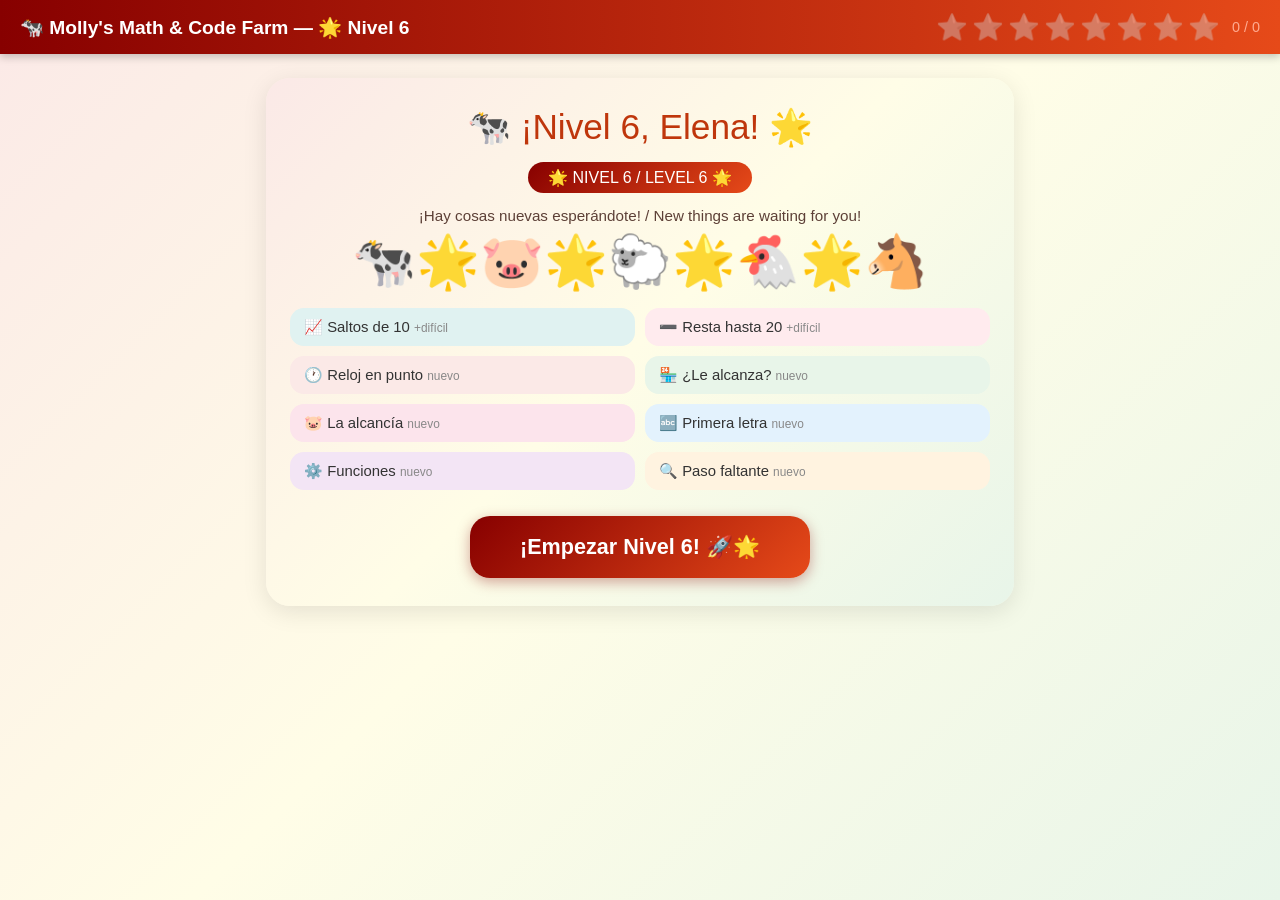
<file: contexto/documentos/Mollys_Math_Code_Farm_V6.html>
<!DOCTYPE html>
<html lang="es">
<head>
<meta charset="UTF-8">
<meta name="viewport" content="width=device-width, initial-scale=1.0">
<title>🐄 Molly's Math &amp; Code Farm — Nivel 6</title>
<style>
:root {
  --green:  #2E7D32; --lt-green:  #E8F5E9;
  --brown:  #5D4037; --lt-brown:  #EFEBE9;
  --yellow: #F9A825; --lt-yellow: #FFFDE7;
  --orange: #E65100; --lt-orange: #FFF3E0;
  --blue:   #1565C0; --lt-blue:   #E3F2FD;
  --pink:   #C2185B; --lt-pink:   #FCE4EC;
  --purple: #6A1B9A; --lt-purple: #F3E5F5;
  --red:    #B71C1C; --lt-red:    #FFEBEE;
  --teal:   #00695C; --lt-teal:   #E0F2F1;
  --amber:  #E65100; --lt-amber:  #FFF3E0;
  --accent: #BF360C;
  --lt-acc: #FBE9E7;
  --dark-acc: #870000;
}
* { box-sizing:border-box; margin:0; padding:0; }
body {
  font-family:'Arial Rounded MT Bold','Comic Sans MS',Arial,sans-serif;
  background:linear-gradient(135deg,#FBE9E7 0%,#FFFDE7 50%,#E8F5E9 100%);
  min-height:100vh; padding-bottom:40px;
}

/* HEADER */
#header {
  background:linear-gradient(90deg,#870000,#E64A19);
  color:white; padding:12px 20px;
  display:flex; align-items:center; justify-content:space-between;
  box-shadow:0 3px 8px rgba(0,0,0,.22);
  position:sticky; top:0; z-index:100;
}
#header h1 { font-size:1.2em; }
#stars-bar  { display:flex; gap:4px; align-items:center; }
.star { font-size:1.6em; filter:grayscale(1) opacity(.4); transition:all .3s; }
.star.lit { filter:none; transform:scale(1.2); }
#score-text { color:#FFAB91; font-size:.9em; margin-left:8px; }

/* SCREENS */
.screen { display:none; max-width:780px; margin:24px auto; padding:0 16px; }
.screen.active { display:block; }

/* CARD */
.card {
  background:white; border-radius:24px; padding:28px 24px;
  box-shadow:0 6px 24px rgba(0,0,0,.1);
  text-align:center; position:relative; overflow:hidden;
}
.card::before { content:''; position:absolute; top:0; left:0; right:0; height:6px; }
.act-skip10     .card::before { background:linear-gradient(90deg,#004D40,#26A69A); }
.act-sub20      .card::before { background:linear-gradient(90deg,#BF360C,#FF7043); }
.act-clock      .card::before { background:linear-gradient(90deg,#870000,#FF8F00); }
.act-shop       .card::before { background:linear-gradient(90deg,#1B5E20,#66BB6A); }
.act-piggybank  .card::before { background:linear-gradient(90deg,#880E4F,#F06292); }
.act-firstletter .card::before { background:linear-gradient(90deg,#1565C0,#42A5F5); }
.act-functions  .card::before { background:linear-gradient(90deg,#4A148C,#AB47BC); }
.act-missing    .card::before { background:linear-gradient(90deg,#E65100,#FFA000); }

/* BADGES */
.act-badge {
  display:inline-block; padding:6px 18px; border-radius:20px;
  font-size:.85em; font-weight:bold; color:white; margin-bottom:10px;
}
.act-skip10      .act-badge { background:#004D40; }
.act-sub20       .act-badge { background:#BF360C; }
.act-clock       .act-badge { background:#870000; }
.act-shop        .act-badge { background:#1B5E20; }
.act-piggybank   .act-badge { background:#880E4F; }
.act-firstletter .act-badge { background:#1565C0; }
.act-functions   .act-badge { background:#4A148C; }
.act-missing     .act-badge { background:#E65100; }

.level-badge {
  position:absolute; top:14px; right:16px;
  background:linear-gradient(135deg,#870000,#E64A19);
  color:white; border-radius:12px; padding:4px 12px; font-size:.78em; font-weight:bold;
}

/* PROGRESS */
.progress-bar { background:#EEE; border-radius:10px; height:10px; margin:10px 0 18px; overflow:hidden; }
.progress-fill { height:100%; background:linear-gradient(90deg,#FF8F00,#FDD835); border-radius:10px; transition:width .4s; }

/* QUESTION TEXT */
.question-text { font-size:1.2em; color:#333; margin-bottom:16px; line-height:1.4; }
.question-text .es { color:var(--brown); }
.question-text .en { color:var(--accent); font-size:.88em; }

/* OPTIONS */
.options { display:flex; gap:12px; justify-content:center; flex-wrap:wrap; margin-top:16px; }
.opt-btn {
  padding:14px 20px; font-size:1.4em; border-radius:16px;
  border:3px solid transparent; cursor:pointer; transition:all .18s;
  background:var(--lt-yellow); min-width:80px; font-family:inherit;
}
.opt-btn:hover { transform:scale(1.08); box-shadow:0 4px 12px rgba(0,0,0,.15); }
.opt-btn.correct { background:#C8E6C9!important; border-color:#388E3C!important; transform:scale(1.1); }
.opt-btn.wrong   { background:#FFCDD2!important; border-color:#C62828!important; }
.opt-btn:disabled { cursor:default; }

/* NUMBER SEQUENCE */
.numseq-row { display:flex; gap:10px; justify-content:center; align-items:flex-end; flex-wrap:wrap; margin:14px 0; }
.numseq-box {
  background:var(--lt-teal); border:3px solid #80CBC4; border-radius:16px;
  padding:10px 14px; text-align:center; min-width:72px;
}
.numseq-box.blank {
  background:var(--lt-yellow); border:3px dashed var(--yellow);
  display:flex; align-items:center; justify-content:center; min-height:70px;
}
.numseq-num { font-size:2em; font-weight:bold; color:var(--teal); line-height:1; }
.numseq-vis { font-size:.95em; line-height:1.6; margin-top:4px; letter-spacing:1px; }
.numseq-blank-label { font-size:2em; color:#CCC; }
.numseq-hint { font-size:.78em; color:#888; margin:4px 0 8px; font-style:italic; }

/* SUBTRACT */
.sub-row { display:flex; gap:8px; justify-content:center; flex-wrap:wrap; margin:14px 0; font-size:2.2em; line-height:1.2; }
.sub-animal { transition:all .3s; }
.sub-animal.leaving { opacity:.25; position:relative; }
.sub-animal.leaving::after { content:'❌'; position:absolute; top:-6px; right:-6px; font-size:.5em; }
.sub-arrow { font-size:1.4em; color:var(--red); margin:6px 0; }
.sub-leaving-label { font-size:.85em; color:var(--red); font-weight:bold; margin-bottom:4px; }
.sub-box {
  background:var(--lt-red); border:3px solid #EF9A9A; border-radius:16px;
  padding:14px 20px; display:inline-block; margin:10px 0;
}

/* CLOCK */
.clock-wrap { text-align:center; margin:10px 0; }

/* SHOP */
.shop-container { display:flex; gap:16px; justify-content:center; align-items:center; flex-wrap:wrap; margin:14px 0; }
.shop-wallet {
  background:#E8F5E9; border:3px solid #A5D6A7; border-radius:18px;
  padding:14px 18px; text-align:center; min-width:130px;
}
.shop-item {
  background:var(--lt-yellow); border:3px solid #FFE082; border-radius:18px;
  padding:14px 18px; text-align:center; min-width:130px;
}
.shop-label { font-size:.82em; color:#888; margin-bottom:8px; font-weight:bold; }
.shop-coins { font-size:1.7em; line-height:1.5; word-break:break-all; max-width:160px; text-align:center; }
.shop-amount { font-size:1.05em; color:#555; font-weight:bold; margin-top:4px; }
.shop-vs { font-size:1.8em; color:#BBB; }
.shop-btn {
  padding:16px 22px; font-size:1.1em; font-weight:bold; border-radius:20px;
  border:3px solid transparent; cursor:pointer; transition:all .18s; font-family:inherit; min-width:140px;
}
.shop-btn:hover { transform:scale(1.07); }
.shop-btn.yes-btn  { background:var(--lt-green); color:var(--green); border-color:var(--green); }
.shop-btn.no-btn   { background:var(--lt-red);   color:var(--red);   border-color:var(--red); }
.shop-btn.correct  { background:#C8E6C9!important; border-color:#388E3C!important; color:#1B5E20!important; }
.shop-btn.wrong    { background:#FFCDD2!important; border-color:#C62828!important; }
.shop-btn:disabled { cursor:default; }

/* PIGGYBANK */
.piggy-container {
  background:#FCE4EC; border:3px solid #F48FB1; border-radius:18px;
  padding:16px 20px; margin:14px 0; text-align:left;
}
.piggy-title { font-size:1.15em; font-weight:bold; color:#C2185B; margin-bottom:12px; text-align:center; }
.piggy-day-row { display:flex; align-items:center; gap:10px; margin:8px 0; }
.piggy-day-label { font-size:.88em; color:#555; min-width:100px; }
.piggy-day-coins { font-size:1.5em; line-height:1.4; }
.piggy-count { font-size:.82em; color:#888; margin-left:4px; }
.piggy-divider { border:none; border-top:2px dashed #F48FB1; margin:10px 0; }

/* FIRST LETTER */
.letter-display { text-align:center; margin:14px 0; }
.letter-emoji { font-size:5em; display:block; }
.letter-word  { font-size:2.4em; font-weight:bold; color:var(--brown); letter-spacing:8px; margin-top:4px; }
.letter-opts  { display:flex; gap:14px; justify-content:center; margin-top:16px; flex-wrap:wrap; }
.letter-btn {
  padding:16px 24px; font-size:2em; font-weight:bold; border-radius:16px;
  border:3px solid #90CAF9; background:var(--lt-blue); color:var(--blue);
  cursor:pointer; transition:all .18s; font-family:inherit; min-width:80px;
}
.letter-btn:hover { transform:scale(1.1); border-color:var(--blue); }
.letter-btn.correct { background:#C8E6C9!important; border-color:#388E3C!important; color:#1B5E20!important; }
.letter-btn.wrong   { background:#FFCDD2!important; border-color:#C62828!important; }
.letter-btn:disabled { cursor:default; }

/* FUNCTIONS */
.func-block {
  background:#F3E5F5; border:3px solid #CE93D8; border-radius:18px;
  padding:14px 18px; margin:10px 0; text-align:left;
}
.func-block-title {
  display:inline-block; background:#6A1B9A; color:white;
  padding:4px 16px; border-radius:12px; font-size:.95em; font-weight:bold; margin-bottom:10px;
}
.func-step-row { display:flex; align-items:center; gap:8px; margin:5px 0; }
.func-step-num {
  background:#6A1B9A; color:white; border-radius:50%;
  width:24px; height:24px; display:flex; align-items:center; justify-content:center;
  font-size:.8em; font-weight:bold; flex-shrink:0;
}
.func-step-emoji { font-size:1.4em; }
.func-step-text  { font-size:.9em; color:#333; }
.func-opts { display:flex; gap:12px; justify-content:center; flex-wrap:wrap; margin-top:14px; }
.func-opt {
  background:white; border:3px solid #CE93D8; border-radius:14px;
  padding:12px 16px; cursor:pointer; transition:all .18s; font-family:inherit;
  text-align:center; min-width:100px;
}
.func-opt:hover { transform:scale(1.06); border-color:#6A1B9A; }
.func-opt .fo-emoji { font-size:1.6em; display:block; }
.func-opt .fo-label { font-size:.82em; color:#555; margin-top:4px; line-height:1.3; }
.func-opt.correct { background:#C8E6C9!important; border-color:#388E3C!important; }
.func-opt.wrong   { background:#FFCDD2!important; border-color:#C62828!important; }
.func-opt:disabled { cursor:default; }

/* MISSING STEP */
.ms-steps { display:flex; flex-direction:column; gap:8px; margin:12px 0; }
.ms-step-row { display:flex; align-items:center; gap:10px; padding:10px 14px; border-radius:12px; }
.ms-step-row.normal  { background:#FFFDE7; border:2px solid #FFE082; }
.ms-step-row.missing { background:var(--lt-orange); border:2px dashed var(--orange); }
.ms-step-num {
  background:#FF8F00; color:white; border-radius:50%;
  width:28px; height:28px; display:flex; align-items:center; justify-content:center;
  font-size:.85em; font-weight:bold; flex-shrink:0;
}
.ms-step-emoji   { font-size:1.6em; }
.ms-step-text    { font-size:.9em; color:#333; flex:1; }
.ms-missing-label { color:var(--orange); font-size:1.05em; font-weight:bold; }
.ms-opts { display:flex; gap:10px; justify-content:center; flex-wrap:wrap; margin-top:14px; }
.ms-opt {
  background:white; border:3px solid #FFCC80; border-radius:14px;
  padding:12px 16px; cursor:pointer; transition:all .18s; font-family:inherit; text-align:center; min-width:110px;
}
.ms-opt:hover { transform:scale(1.06); border-color:var(--orange); }
.ms-opt .mo-emoji { font-size:1.6em; display:block; }
.ms-opt .mo-text  { font-size:.8em; color:#555; margin-top:4px; line-height:1.3; }
.ms-opt.correct { background:#C8E6C9!important; border-color:#388E3C!important; }
.ms-opt.wrong   { background:#FFCDD2!important; border-color:#C62828!important; }
.ms-opt:disabled { cursor:default; }

/* PARENT GUIDE */
.parent-guide-toggle {
  display:inline-flex; align-items:center; gap:6px;
  background:#FFF8E1; border:2px solid #FFD54F; border-radius:12px;
  padding:7px 16px; font-size:.88em; color:#5D4037;
  cursor:pointer; margin-bottom:10px; font-family:inherit; transition:all .18s;
}
.parent-guide-toggle:hover { background:#FFE082; }
.parent-guide-box {
  background:#FFFDE7; border:2px solid #FFD54F; border-radius:16px;
  padding:14px 16px; margin-bottom:14px; text-align:left;
  font-size:.87em; line-height:1.55; color:#4E342E; display:none;
}
.parent-guide-box.open { display:block; }
.parent-guide-box strong { color:#E65100; }
.parent-guide-box .tip {
  margin-top:8px; padding:8px 12px;
  background:#E8F5E9; border-left:4px solid #388E3C;
  border-radius:0 10px 10px 0; color:#1B5E20; font-style:italic;
}

/* FEEDBACK */
#feedback {
  font-size:1.3em; font-weight:bold; padding:12px 20px;
  border-radius:14px; margin:14px 0; display:none; animation:popIn .3s ease;
}
#feedback.correct { background:#C8E6C9; color:var(--green); }
#feedback.wrong   { background:#FFCDD2; color:var(--red); }
@keyframes popIn { 0%{transform:scale(.7);opacity:0} 80%{transform:scale(1.06)} 100%{transform:scale(1);opacity:1} }

/* NAV */
.nav-row { display:flex; gap:12px; justify-content:center; margin-top:18px; }
.nav-btn {
  padding:12px 28px; font-size:1.0em; font-weight:bold;
  border-radius:14px; border:none; cursor:pointer; font-family:inherit; transition:all .18s;
}
.nav-btn:hover { transform:translateY(-2px); box-shadow:0 4px 10px rgba(0,0,0,.15); }
.btn-next    { background:var(--accent); color:white; }
.btn-prev    { background:#EEE; color:#555; }
.btn-restart { background:var(--yellow); color:var(--brown); }
.btn-next:disabled { background:#CCC; cursor:default; transform:none; box-shadow:none; }

/* WELCOME */
#welcome-screen .card { background:linear-gradient(135deg,#FBE9E7,#FFFDE7,#E8F5E9); }
.welcome-title { font-size:2.2em; color:var(--accent); margin-bottom:6px; }
.level-pill {
  display:inline-block;
  background:linear-gradient(135deg,#870000,#E64A19);
  color:white; border-radius:20px; padding:6px 20px; font-size:1em; margin:8px 0 14px;
}
.activity-list { display:grid; grid-template-columns:1fr 1fr; gap:10px; margin:16px 0; text-align:left; }
.act-item { padding:10px 14px; border-radius:14px; font-size:.93em; color:#333; }
.start-btn {
  background:linear-gradient(135deg,#870000,#E64A19);
  color:white; border:none; padding:18px 50px; font-size:1.35em; font-weight:bold;
  border-radius:20px; cursor:pointer; margin-top:10px; font-family:inherit;
  transition:all .2s; box-shadow:0 4px 14px rgba(135,0,0,.35);
}
.start-btn:hover { transform:scale(1.05); }

/* FINAL */
#final-screen .card { background:linear-gradient(135deg,#FBE9E7,#C8E6C9,#FFF9C4); }
.final-big   { font-size:4em; margin:10px 0; }
.final-title { font-size:2em; font-weight:bold; color:var(--accent); }
.final-sub   { font-size:1.1em; color:var(--brown); margin:10px 0; }
.medals      { font-size:2.4em; letter-spacing:8px; margin:14px 0; }
#confetti-canvas { position:fixed; top:0; left:0; width:100%; height:100%; pointer-events:none; z-index:9999; }
</style>
</head>
<body>
<canvas id="confetti-canvas"></canvas>

<div id="header">
  <h1>🐄 Molly's Math &amp; Code Farm — 🌟 Nivel 6</h1>
  <div id="stars-bar">
    <span class="star" id="s1">⭐</span><span class="star" id="s2">⭐</span>
    <span class="star" id="s3">⭐</span><span class="star" id="s4">⭐</span>
    <span class="star" id="s5">⭐</span><span class="star" id="s6">⭐</span>
    <span class="star" id="s7">⭐</span><span class="star" id="s8">⭐</span>
    <span id="score-text">0 / 0</span>
  </div>
</div>

<!-- WELCOME -->
<div id="welcome-screen" class="screen active">
  <div class="card">
    <div class="welcome-title">🐄 ¡Nivel 6, Elena! 🌟</div>
    <div class="level-pill">🌟 NIVEL 6 / LEVEL 6 🌟</div>
    <div style="font-size:.95em;color:var(--brown);margin-bottom:8px">¡Hay cosas nuevas esperándote! / New things are waiting for you!</div>
    <span style="font-size:3.2em;display:block;margin:8px 0">🐄🌟🐷🌟🐑🌟🐔🌟🐴</span>
    <div class="activity-list">
      <div class="act-item" style="background:#E0F2F1">📈 Saltos de 10 <span style="font-size:.8em;color:#888">+difícil</span></div>
      <div class="act-item" style="background:#FFEBEE">➖ Resta hasta 20 <span style="font-size:.8em;color:#888">+difícil</span></div>
      <div class="act-item" style="background:#FBE9E7">🕐 Reloj en punto <span style="font-size:.8em;color:#888">nuevo</span></div>
      <div class="act-item" style="background:#E8F5E9">🏪 ¿Le alcanza? <span style="font-size:.8em;color:#888">nuevo</span></div>
      <div class="act-item" style="background:#FCE4EC">🐷 La alcancía <span style="font-size:.8em;color:#888">nuevo</span></div>
      <div class="act-item" style="background:#E3F2FD">🔤 Primera letra <span style="font-size:.8em;color:#888">nuevo</span></div>
      <div class="act-item" style="background:#F3E5F5">⚙️ Funciones <span style="font-size:.8em;color:#888">nuevo</span></div>
      <div class="act-item" style="background:#FFF3E0">🔍 Paso faltante <span style="font-size:.8em;color:#888">nuevo</span></div>
    </div>
    <button class="start-btn" onclick="startGame()">¡Empezar Nivel 6! 🚀🌟</button>
  </div>
</div>

<!-- GAME -->
<div id="game-screen" class="screen">
  <div id="activity-container"></div>
  <div id="feedback"></div>
  <div class="nav-row">
    <button class="nav-btn btn-prev" onclick="prevActivity()">◀ Atrás</button>
    <button class="nav-btn btn-next" id="next-btn" onclick="nextQuestion()" disabled>Siguiente ▶</button>
  </div>
</div>

<!-- FINAL -->
<div id="final-screen" class="screen">
  <div class="card">
    <div class="final-big">🏆🌟🏆</div>
    <div class="final-title">¡NIVEL 6 COMPLETADO! 🌟</div>
    <div class="level-pill">🌟 NIVEL 6 COMPLETE 🌟</div>
    <div class="medals" id="final-medals">⭐⭐⭐⭐⭐⭐⭐⭐</div>
    <div class="final-sub" id="final-msg"></div>
    <span style="font-size:3em;display:block;margin:14px 0">🐄🌟🐷🌟🐑🌟🐔🌟🐴🌟🐰</span>
    <div class="final-sub">¡Molly está súper orgullosa de vos! 🐄🌟<br><em>Molly is so proud of you!</em></div>
    <div class="nav-row">
      <button class="nav-btn btn-restart" onclick="restartGame()">🔄 Jugar de nuevo</button>
    </div>
  </div>
</div>

<script>
// ===================================================================
// DATA — NIVEL 6
// ===================================================================
var ACTIVITIES = [

  // ─── 1. SALTOS DE 10 ─────────────────────────────────────────────
  {
    id:'skip10', type:'numseq10',
    badge:'📈 Matemáticas · Saltos de 10',
    title:'¡El patrón salta de 10 en 10! / Jumps by 10!',
    sub:'¿Qué número viene después? / What comes next?',
    guide:{
      concept:'<strong>Conteo de 10 en 10.</strong> Cerramos el ciclo: ×2 (Nivel 4) → ×5 (Nivel 5) → ×10 (Nivel 6). Contar de 10 en 10 es la base del sistema decimal y es muy fácil de memorizar: los números terminan siempre en 0. También conecta con los billetes y monedas (¡10 pesos, 20 pesos, 30...!).',
      tip:'"¡Contemos con los dedos de LOS DOS! Diez (muestro ambas manos)... veinte (vuelvo a mostrar)... treinta..." Usar billetes de juguete o tarjetas con el número hace la actividad más concreta. El patrón "siempre termina en cero" es muy fácil de recordar.'
    },
    questions:[
      { seq:[10,20],       opts:[25,30,35], ans:1 },
      { seq:[10,20,30],    opts:[35,40,45], ans:1 },
      { seq:[20,30,40],    opts:[45,50,55], ans:1 },
      { seq:[10,20,30,40], opts:[45,50,55], ans:1 },
    ]
  },

  // ─── 2. RESTA HASTA 20 ───────────────────────────────────────────
  {
    id:'sub20', type:'subtract',
    badge:'➖ Matemáticas · Resta hasta 20',
    title:'¿Cuántos quedan? / How many are left?',
    sub:'¡Llegamos a 20! / We reach 20!',
    guide:{
      concept:'<strong>Resta con números hasta 20.</strong> La progresión fue: hasta 8 (V3) → hasta 10 (V4) → hasta 15 (V5) → hasta 20 (V6). Con 20 llegamos al umbral que completa el sistema de los "primeros números" y es el piso para aprender las decenas. Llegar a 20 abre la puerta al pensamiento posicional (unidades y decenas).',
      tip:'"Había [total] animales. Se fueron [leaving]. ¿Cuántos quedaron?" Para números grandes, una estrategia: "Cubrí con el dedo los que tienen ❌ y contá solo los que quedan felices." Señalar uno por uno en voz alta es exactamente el proceso correcto, sin importar cuánto tarde.'
    },
    questions:[
      { animal:'🐄', total:14, leaving:6,  opts:[7,8,9],   ans:8  },
      { animal:'🐷', total:17, leaving:9,  opts:[7,8,9],   ans:8  },
      { animal:'🐑', total:16, leaving:7,  opts:[8,9,10],  ans:9  },
      { animal:'🐔', total:15, leaving:8,  opts:[6,7,8],   ans:7  },
    ]
  },

  // ─── 3. RELOJ EN PUNTO ───────────────────────────────────────────
  {
    id:'clock', type:'clock',
    badge:'🕐 Matemáticas · Reloj en Punto',
    title:'¿Qué hora es? / What time is it?',
    sub:'El minutero apunta al 12 / The minute hand points to 12',
    guide:{
      concept:'<strong>Leer el reloj en punto.</strong> Leer la hora es una habilidad cotidiana fundamental. Empezamos con la forma más simple: "en punto" (la aguja larga apunta al 12 y la corta indica la hora). La conexión con saltos de 5 que Elena ya sabe: "cada número del reloj = 5 minutos" se puede introducir gradualmente.',
      tip:'"La aguja LARGA (minutero) siempre apunta arriba al 12 cuando es en punto. La aguja CORTA (horario) nos dice QUÉ hora es." Señalá las agujas físicamente. Si tienen un reloj de juguete o de pared, practicar poniéndolo en diferentes horas en punto es muy efectivo.'
    },
    questions:[
      { hour:3,  opts:[1,3,5,9],    ans:3  },
      { hour:7,  opts:[5,7,9,11],   ans:7  },
      { hour:12, opts:[10,11,12,1], ans:12 },
      { hour:5,  opts:[4,5,6,7],    ans:5  },
    ]
  },

  // ─── 4. TIENDITA (¿LE ALCANZA?) ──────────────────────────────────
  {
    id:'shop', type:'shop',
    badge:'🏪 Finanzas · ¿Le alcanza?',
    title:'¡La tiendita de Molly! / Molly\'s little shop!',
    sub:'¿Tiene suficientes monedas? / Does she have enough coins?',
    guide:{
      concept:'<strong>Educación financiera: comparar precio vs dinero disponible.</strong> Este concepto es la base de toda decisión de compra. Antes de comprar, comparamos lo que tenemos con lo que cuesta. Si tenemos suficiente: ¡compramos! Si no: ahorramos más. A los 4-5 años los niños pueden entender esta lógica de forma concreta con objetos y números pequeños.',
      tip:'"Molly tiene [N] monedas. La [cosa] cuesta [M]. ¿Tiene suficientes? Contemos las monedas de Molly... ahora contemos el precio... ¿cuál número es más grande?" Usar monedas reales (o botones, fichas) para hacer la comparación físicamente es mucho más poderoso que hacerlo en abstracto.'
    },
    questions:[
      { have:5, item:'🥕 Zanahoria / Carrot',  cost:3, ans:true  },
      { have:4, item:'🍦 Helado / Ice cream',   cost:6, ans:false },
      { have:8, item:'🍎 Manzana / Apple',      cost:8, ans:true  },
      { have:3, item:'🎂 Torta / Cake',         cost:7, ans:false },
      { have:10, item:'🌻 Flor / Flower',       cost:6, ans:true  },
    ]
  },

  // ─── 5. LA ALCANCÍA ──────────────────────────────────────────────
  {
    id:'piggybank', type:'piggybank',
    badge:'🐷 Finanzas · La Alcancía',
    title:'¡Molly ahorra monedas! / Molly saves coins!',
    sub:'¿Cuánto ahorró en total? / How much did she save in total?',
    guide:{
      concept:'<strong>Ahorro y suma acumulada.</strong> La alcancía introduce el concepto de ahorro: guardar un poco cada día para juntar más. También es suma aplicada a la vida real. Entender que "si guardo hoy y mañana, tengo más" es la intuición fundamental detrás del ahorro. Es uno de los hábitos financieros más importantes que se pueden desarrollar desde pequeño.',
      tip:'"El lunes Molly guardó 3 monedas. El martes guardó 2 más. ¿Cuántas tiene ahora en total?" Podés hacer esto en casa con una cajita de ahorro real. Cada vez que Elena ahorra algo, contad juntos cuánto hay. Celebrar los totales hace el ahorro divertido.'
    },
    questions:[
      { days:[{day:'🌅 Lunes / Mon',   coins:3},{day:'🌤️ Martes / Tue',  coins:2}], opts:[4,5,6], ans:5 },
      { days:[{day:'🌅 Lunes / Mon',   coins:2},{day:'🌤️ Martes / Tue',  coins:3},{day:'☀️ Miér. / Wed', coins:2}], opts:[6,7,8], ans:7 },
      { days:[{day:'🌅 Lunes / Mon',   coins:5},{day:'🌤️ Martes / Tue',  coins:4}], opts:[8,9,10], ans:9 },
      { days:[{day:'🌅 Lunes / Mon',   coins:2},{day:'🌤️ Martes / Tue',  coins:3},{day:'☀️ Miér. / Wed', coins:3}], opts:[7,8,9], ans:8 },
    ]
  },

  // ─── 6. PRIMERA LETRA ────────────────────────────────────────────
  {
    id:'firstletter', type:'firstletter',
    badge:'🔤 Lectura · Primera Letra',
    title:'¿Con qué letra empieza? / What letter does it start with?',
    sub:'¡Mirá la palabra! / Look at the word!',
    guide:{
      concept:'<strong>Conciencia fonológica — primera letra.</strong> Reconocer la primera letra de una palabra es uno de los primeros pasos de la pre-lectura. A los 4-5 años los niños están listos para asociar sonidos con letras. Usamos palabras en inglés porque son cortas, fonéticas y fáciles de pronunciar: C-O-W, E-G-G, etc. Esto también refuerza el vocabulario en inglés.',
      tip:'"Di el nombre en inglés lentamente: C... O... W. ¿Qué sonido escuchás primero?" Exagerar el primer sonido ayuda mucho: "¡¡¡CCC!!!-ow!" Para las letras más difíciles, asociar con un nombre conocido: "H de Horse... ¡H de Hola!" La conexión sonido-letra es más importante que memorizar el nombre de la letra.'
    },
    questions:[
      { emoji:'🐄', word:'COW',   opts:['C','A','K'], ans:0 },
      { emoji:'🥚', word:'EGG',   opts:['I','E','O'], ans:1 },
      { emoji:'🐴', word:'HORSE', opts:['B','H','R'], ans:1 },
      { emoji:'🌻', word:'SUN',   opts:['S','N','T'], ans:0 },
      { emoji:'🐷', word:'PIG',   opts:['B','G','P'], ans:2 },
    ]
  },

  // ─── 7. FUNCIONES ────────────────────────────────────────────────
  {
    id:'functions', type:'function',
    badge:'⚙️ Programación · Funciones',
    title:'¡Una función es una receta con nombre! / A function is a named recipe!',
    sub:'Definís los pasos una vez y la llamás cuando la necesitás',
    guide:{
      concept:'<strong>¿Qué es una función (function)?</strong> Una función es un bloque de pasos con un nombre. En vez de repetir los mismos pasos cada vez, los agrupamos y les ponemos nombre. Así podemos "llamar" a la función cuando la necesitamos. Es uno de los conceptos más importantes de la programación: evitar repetir código.',
      tip:'"Una función es como una receta: tiene un nombre y una lista de pasos. Cuando querés hacerla, la \'llamás\' por su nombre." Podés inventar juntos "funciones de la vida real": la función DESAYUNO (levantarse, ir a la cocina, comer, lavarse los dientes). ¿Cuándo \'llamamos\' a DESAYUNO? ¡Cada mañana!'
    },
    questions:[
      {
        funcs:[{
          name:'🌅 DESPERTAR / WAKE UP',
          steps:[
            {emoji:'👀', text:'Abrir los ojos / Open eyes'},
            {emoji:'🙂', text:'Sonreír / Smile'},
            {emoji:'👋', text:'Decir hola / Say hello'},
          ]
        }],
        ask:'Molly acaba de despertar. ¿Qué función usa? / Molly just woke up. Which function?',
        opts:[
          {emoji:'🌅', label:'DESPERTAR\nWAKE UP'},
          {emoji:'🌙', label:'DORMIR\nSLEEP'},
          {emoji:'🍽️', label:'COMER\nEAT'},
        ],
        ans:0
      },
      {
        funcs:[{
          name:'🍽️ COMER / EAT',
          steps:[
            {emoji:'🪑', text:'Sentarse / Sit down'},
            {emoji:'🥄', text:'Tomar la cuchara / Take spoon'},
            {emoji:'😋', text:'¡Comer! / Eat!'},
            {emoji:'💧', text:'Tomar agua / Drink water'},
          ]
        }],
        ask:'¿Cuántos pasos tiene la función COMER? / How many steps does EAT have?',
        opts:[
          {emoji:'3️⃣', label:'3 pasos\n3 steps'},
          {emoji:'4️⃣', label:'4 pasos\n4 steps'},
          {emoji:'5️⃣', label:'5 pasos\n5 steps'},
        ],
        ans:1
      },
      {
        funcs:[
          {
            name:'🌱 REGAR / WATER',
            steps:[
              {emoji:'🪣', text:'Tomar el balde / Get bucket'},
              {emoji:'💧', text:'Echar agua / Pour water'},
            ]
          },
          {
            name:'🧹 LIMPIAR / CLEAN',
            steps:[
              {emoji:'🧹', text:'Barrer el piso / Sweep floor'},
              {emoji:'🗑️', text:'Tirar la basura / Throw trash'},
            ]
          },
        ],
        ask:'Las plantas tienen sed. ¿Qué función llama Molly? / Plants are thirsty. Which function?',
        opts:[
          {emoji:'🌱', label:'REGAR\nWATER'},
          {emoji:'🧹', label:'LIMPIAR\nCLEAN'},
        ],
        ans:0
      },
      {
        funcs:[{
          name:'🌙 DORMIR / SLEEP',
          steps:[
            {emoji:'😁', text:'Cepillarse los dientes / Brush teeth'},
            {emoji:'👗', text:'Ponerse pijama / Put on PJs'},
            {emoji:'🧸', text:'Tomar el oso / Get teddy'},
            {emoji:'💤', text:'¡Dormir! / Sleep!'},
          ]
        }],
        ask:'¿Qué hace Molly PRIMERO en la función DORMIR? / What does Molly do FIRST in SLEEP?',
        opts:[
          {emoji:'💤', label:'¡Dormir!\nSleep!'},
          {emoji:'😁', label:'Cepillarse\nBrush teeth'},
          {emoji:'🧸', label:'Tomar oso\nGet teddy'},
        ],
        ans:1
      },
    ]
  },

  // ─── 8. PASO FALTANTE ────────────────────────────────────────────
  {
    id:'missing', type:'missing-step',
    badge:'🔍 Programación · Paso Faltante',
    title:'¿Cuál es el paso que falta? / Which step is missing?',
    sub:'Encontrá el hueco en la secuencia / Find the gap in the sequence',
    guide:{
      concept:'<strong>Completar una secuencia — pensamiento algorítmico.</strong> Este ejercicio requiere entender el proceso completo y razonar qué paso falta para que tenga sentido. No es solo memorizar: hay que analizar qué viene antes y qué viene después del hueco. Es una forma de "razonamiento inverso" que los programadores usan todo el tiempo cuando leen código de otra persona.',
      tip:'"Leamos los pasos que SÍ están. ¿Qué viene antes del ???... y qué viene después? ¿Qué paso tiene sentido en el medio?" Hacer las preguntas "¿tiene sentido?" y "¿por qué?" enseña a razonar, no solo a adivinar. El proceso de pensar en voz alta es más valioso que acertar.'
    },
    questions:[
      {
        prompt:'🧃 Hacer un jugo / Make juice:',
        steps:[
          {emoji:'🍎', text:'Tomar la fruta / Take fruit'},
          {emoji:'✂️', text:'Cortarla / Cut it'},
          {missing:true},
          {emoji:'🥤', text:'Servir en el vaso / Pour in glass'},
        ],
        opts:[
          {emoji:'🧃', text:'Licuar / Blend'},
          {emoji:'🛏️', text:'Ir a dormir / Go to sleep'},
          {emoji:'🧂', text:'Agregar sal / Add salt'},
        ],
        ans:0
      },
      {
        prompt:'🙌 Lavarse las manos / Wash hands:',
        steps:[
          {emoji:'🚿', text:'Abrir el agua / Turn on water'},
          {missing:true},
          {emoji:'💧', text:'Enjuagar / Rinse'},
          {emoji:'🧺', text:'Secarse / Dry off'},
        ],
        opts:[
          {emoji:'🍕', text:'Comer pizza / Eat pizza'},
          {emoji:'🧼', text:'Jabonarse / Lather up'},
          {emoji:'🎮', text:'Jugar / Play games'},
        ],
        ans:1
      },
      {
        prompt:'📚 Leer un libro / Read a book:',
        steps:[
          {emoji:'📚', text:'Elegir el libro / Choose book'},
          {missing:true},
          {emoji:'📑', text:'Pasar las páginas / Turn pages'},
          {emoji:'📕', text:'Cerrarlo / Close it'},
        ],
        opts:[
          {emoji:'🎵', text:'Cantar / Sing'},
          {emoji:'📖', text:'Abrirlo / Open it'},
          {emoji:'🏃', text:'Correr / Run'},
        ],
        ans:1
      },
      {
        prompt:'🌙 Irse a dormir / Go to sleep:',
        steps:[
          {emoji:'😁', text:'Cepillarse los dientes / Brush teeth'},
          {emoji:'👗', text:'Ponerse el pijama / Put on PJs'},
          {missing:true},
          {emoji:'💤', text:'¡Dormir! / Sleep!'},
        ],
        opts:[
          {emoji:'🏊', text:'Nadar / Swim'},
          {emoji:'🧸', text:'Tomar el oso / Get teddy'},
          {emoji:'🍕', text:'Comer pizza / Eat pizza'},
        ],
        ans:1
      },
    ]
  }
];

// ===================================================================
// STATE
// ===================================================================
var curAct=0, curQ=0, score=0, total=0, answered=false;

// ===================================================================
// STARS
// ===================================================================
function updateStars(){
  for(var i=1;i<=8;i++)
    document.getElementById('s'+i).classList.toggle('lit', i<=score);
  document.getElementById('score-text').textContent=score+' / '+total;
}

// ===================================================================
// NAVIGATION
// ===================================================================
function showScreen(id){
  document.querySelectorAll('.screen').forEach(function(s){s.classList.remove('active');});
  document.getElementById(id).classList.add('active');
}
function startGame(){
  curAct=0;curQ=0;score=0;total=0;answered=false;
  updateStars(); showScreen('game-screen'); renderActivity();
}
function restartGame(){ showScreen('welcome-screen'); }
function prevActivity(){
  if(curAct>0){ curAct--;curQ=0;answered=false;clearFeedback();renderActivity(); }
  else showScreen('welcome-screen');
}
function nextQuestion(){
  if(!answered) return;
  curQ++;answered=false;clearFeedback();
  document.getElementById('next-btn').disabled=true;
  var act=ACTIVITIES[curAct];
  if(curQ>=act.questions.length){ curAct++;curQ=0; if(curAct>=ACTIVITIES.length){ showFinal();return; } }
  renderActivity();
}
function showFinal(){
  showScreen('final-screen');
  document.getElementById('final-medals').textContent='⭐'.repeat(Math.min(score,8));
  document.getElementById('final-msg').textContent=
    score>=total*.8
      ? '¡Excelente! / Excellent! 🌟 '+score+'/'+total+' correctas'
      : '¡Muy bien! / Great job! 🌈 '+score+'/'+total+' correctas';
  launchConfetti();
}
function clearFeedback(){
  var f=document.getElementById('feedback'); f.style.display='none'; f.className='';
}
function showFeedback(ok,msg){
  var f=document.getElementById('feedback');
  f.textContent=(ok?'✅ ':'❌ ')+msg; f.className=ok?'correct':'wrong'; f.style.display='block';
  if(ok){score++;updateStars();} total++;answered=true;
  document.getElementById('next-btn').disabled=false;
}

// ===================================================================
// PARENT GUIDE
// ===================================================================
function toggleGuide(){
  var box=document.getElementById('guide-box'), btn=document.getElementById('guide-btn');
  btn.textContent=box.classList.toggle('open')
    ?'👨‍👩‍👧 Para papá y mamá  ▲'
    :'👨‍👩‍👧 Para papá y mamá  ▼';
}
function renderGuide(g){
  if(!g) return '';
  return '<button class="parent-guide-toggle" id="guide-btn" onclick="toggleGuide()">👨‍👩‍👧 Para papá y mamá  ▼</button>'
        +'<div class="parent-guide-box" id="guide-box"><div>'+g.concept+'</div><div class="tip">💡 '+g.tip+'</div></div>';
}

// ===================================================================
// RENDER ACTIVITY
// ===================================================================
function renderActivity(){
  var act=ACTIVITIES[curAct], q=act.questions[curQ];
  var pct=((curQ/act.questions.length)*100).toFixed(0);
  var html='<div class="card act-'+act.id+'">'
    +'<span class="level-badge">🌟 Nivel 6</span>'
    +'<span class="act-badge">'+act.badge+'</span>'
    +'<div class="progress-bar"><div class="progress-fill" style="width:'+pct+'%"></div></div>'
    +renderGuide(act.guide)
    +'<div class="question-text">'
    +'<div class="es">'+act.title+'</div>'
    +'<div class="en" style="margin-top:4px">'+act.sub+'</div>'
    +'</div>';
  switch(act.type){
    case 'numseq10':      html+=renderNumSeq10(q);   break;
    case 'subtract':      html+=renderSubtract(q);   break;
    case 'clock':         html+=renderClock(q);       break;
    case 'shop':          html+=renderShop(q);        break;
    case 'piggybank':     html+=renderPiggybank(q);   break;
    case 'firstletter':   html+=renderFirstLetter(q); break;
    case 'function':      html+=renderFunction(q);    break;
    case 'missing-step':  html+=renderMissingStep(q); break;
  }
  html+='</div>';
  document.getElementById('activity-container').innerHTML=html;
}

// ─── 1. NUM SEQUENCE × 10 ────────────────────────────────────────
function tensForNum(n){
  return Array(n/10).fill('🔵').join(' ');
}
function renderNumSeq10(q){
  var boxes=q.seq.map(function(n){
    return '<div class="numseq-box">'
          +'<div class="numseq-num">'+n+'</div>'
          +'<div class="numseq-vis">'+tensForNum(n)+'</div>'
          +'</div>';
  }).join('')+'<div class="numseq-box blank"><div class="numseq-blank-label">?</div></div>';
  var opts=q.opts.map(function(o,i){
    return '<button class="opt-btn" onclick="pickNumSeq('+i+','+q.ans+')">'+o+'</button>';
  }).join('');
  return '<div class="numseq-row">'+boxes+'</div>'
        +'<div class="numseq-hint">🔵 = 10</div>'
        +'<div class="options">'+opts+'</div>';
}
function pickNumSeq(i,ans){
  document.querySelectorAll('.opt-btn').forEach(function(b){b.disabled=true;});
  event.target.classList.add(i===ans?'correct':'wrong');
  var correct=ACTIVITIES[curAct].questions[curQ].opts[ans];
  showFeedback(i===ans,
    i===ans?'¡Correcto! ¡'+correct+'! 🌟':'No... el siguiente era '+correct);
}

// ─── 2. SUBTRACT ─────────────────────────────────────────────────
function renderSubtract(q){
  var animals=Array(q.total).fill(null).map(function(_,i){
    var lv=i<q.leaving;
    return '<span class="sub-animal'+(lv?' leaving':'')+'">'+q.animal+'</span>';
  }).join('');
  var opts=q.opts.map(function(o){
    return '<button class="opt-btn" onclick="pickSub('+o+','+q.ans+')">'+o+'</button>';
  }).join('');
  return '<div class="sub-box">'
        +'<div class="sub-leaving-label">'+q.leaving+' se van / '+q.leaving+' leaving 👋</div>'
        +'<div class="sub-row">'+animals+'</div>'
        +'</div>'
        +'<div class="sub-arrow">⬇️</div>'
        +'<div style="font-size:1em;color:#555;margin:6px 0">¿Cuántos quedan? / How many stay?</div>'
        +'<div class="options">'+opts+'</div>';
}
function pickSub(chosen,ans){
  document.querySelectorAll('.opt-btn').forEach(function(b){b.disabled=true;});
  event.target.classList.add(chosen===ans?'correct':'wrong');
  showFeedback(chosen===ans,
    chosen===ans?'¡Correcto! Quedan '+ans+' 🌟':'No... quedaban '+ans);
}

// ─── 3. CLOCK ────────────────────────────────────────────────────
function renderClock(q){
  var h=q.hour, cx=110, cy=110, r=90;
  var hAngleRad=(h*30-90)*Math.PI/180;
  var hLen=58;
  var hx=(cx+hLen*Math.cos(hAngleRad)).toFixed(1);
  var hy=(cy+hLen*Math.sin(hAngleRad)).toFixed(1);
  var mx=cx, my=cy-74;
  var nums='';
  for(var n=1;n<=12;n++){
    var a=(n*30-90)*Math.PI/180;
    var nx=(cx+72*Math.cos(a)).toFixed(1);
    var ny=(cy+72*Math.sin(a)).toFixed(1);
    nums+='<text x="'+nx+'" y="'+ny+'" text-anchor="middle" dominant-baseline="central" font-size="14" font-weight="bold" fill="#555" font-family="Arial">'+n+'</text>';
  }
  var ticks='';
  for(var t=0;t<60;t++){
    var ta=(t*6-90)*Math.PI/180;
    var inner=t%5===0?r-13:r-6;
    var x1=(cx+r*Math.cos(ta)).toFixed(1), y1=(cy+r*Math.sin(ta)).toFixed(1);
    var x2=(cx+inner*Math.cos(ta)).toFixed(1), y2=(cy+inner*Math.sin(ta)).toFixed(1);
    ticks+='<line x1="'+x1+'" y1="'+y1+'" x2="'+x2+'" y2="'+y2+'" stroke="#DDD" stroke-width="'+(t%5===0?2:1)+'"/>';
  }
  var svg='<svg width="220" height="220" viewBox="0 0 220 220" style="display:block;margin:10px auto">'
    +'<circle cx="'+cx+'" cy="'+cy+'" r="'+r+'" fill="white" stroke="#FFAB91" stroke-width="5"/>'
    +ticks+nums
    +'<line x1="'+cx+'" y1="'+cy+'" x2="'+mx+'" y2="'+my+'" stroke="#555" stroke-width="3" stroke-linecap="round"/>'
    +'<line x1="'+cx+'" y1="'+cy+'" x2="'+hx+'" y2="'+hy+'" stroke="#BF360C" stroke-width="6" stroke-linecap="round"/>'
    +'<circle cx="'+cx+'" cy="'+cy+'" r="6" fill="#333"/>'
    +'</svg>';
  var opts=q.opts.map(function(o){
    return '<button class="opt-btn" onclick="pickNum('+o+','+q.ans+')">'+o+':00</button>';
  }).join('');
  return '<div class="clock-wrap">'+svg+'</div>'
        +'<div style="font-size:.9em;color:#888;margin:6px 0">⬆️ = minutero / minute hand &nbsp;|&nbsp; 🔴 = horario / hour hand</div>'
        +'<div class="options">'+opts+'</div>';
}

// ─── 4. SHOP ─────────────────────────────────────────────────────
function renderShop(q){
  var haveCoins=Array(q.have).fill('🪙').join('');
  var costCoins=Array(q.cost).fill('🪙').join('');
  return '<div class="shop-container">'
        +'<div class="shop-wallet">'
        +'<div class="shop-label">💰 Molly tiene / has</div>'
        +'<div class="shop-coins">'+haveCoins+'</div>'
        +'<div class="shop-amount">'+q.have+' monedas / coins</div>'
        +'</div>'
        +'<div class="shop-vs">vs</div>'
        +'<div class="shop-item">'
        +'<div class="shop-label">🏷️ '+q.item+'</div>'
        +'<div class="shop-coins">'+costCoins+'</div>'
        +'<div class="shop-amount">'+q.cost+' monedas / coins</div>'
        +'</div>'
        +'</div>'
        +'<div style="font-size:.95em;color:#555;margin:8px 0">¿Le alcanza el dinero? / Does she have enough?</div>'
        +'<div class="options">'
        +'<button class="shop-btn yes-btn" onclick="pickShop(true,'+q.ans+')">✅ ¡Sí le alcanza!<br><small>Yes, enough!</small></button>'
        +'<button class="shop-btn no-btn" onclick="pickShop(false,'+q.ans+')">❌ No le alcanza<br><small>Not enough!</small></button>'
        +'</div>';
}
function pickShop(chosen,ans){
  document.querySelectorAll('.shop-btn').forEach(function(b){b.disabled=true;});
  event.target.classList.add(chosen===ans?'correct':'wrong');
  var q=ACTIVITIES[curAct].questions[curQ];
  showFeedback(chosen===ans,
    chosen===ans
      ?(ans?'¡Correcto! Tiene '+q.have+' y cuesta '+q.cost+' ✅ 🌟':'¡Correcto! Tiene '+q.have+' pero cuesta '+q.cost+' ❌ 🌟')
      :(ans?'No... sí le alcanza (tiene '+q.have+', cuesta '+q.cost+')':'No... no le alcanza (tiene '+q.have+', cuesta '+q.cost+')'));
}

// ─── 5. PIGGYBANK ────────────────────────────────────────────────
function renderPiggybank(q){
  var daysHtml=q.days.map(function(d){
    var coins=Array(d.coins).fill('🪙').join('');
    return '<div class="piggy-day-row">'
          +'<span class="piggy-day-label">'+d.day+'</span>'
          +'<span class="piggy-day-coins">'+coins+'</span>'
          +'<span class="piggy-count">('+d.coins+')</span>'
          +'</div>';
  }).join('');
  var opts=q.opts.map(function(o){
    return '<button class="opt-btn" onclick="pickNum('+o+','+q.ans+')">🪙×'+o+'</button>';
  }).join('');
  return '<div class="piggy-container">'
        +'<div class="piggy-title">🐷 La alcancía de Molly / Molly\'s Piggy Bank</div>'
        +daysHtml
        +'<hr class="piggy-divider">'
        +'<div style="font-size:.88em;color:#555;text-align:center">¿Cuántas monedas en total? / How many coins total?</div>'
        +'</div>'
        +'<div class="options">'+opts+'</div>';
}

// ─── 6. FIRST LETTER ─────────────────────────────────────────────
function renderFirstLetter(q){
  var letters=q.opts.map(function(l,i){
    return '<button class="letter-btn" onclick="pickLetter('+i+','+q.ans+')">'+l+'</button>';
  }).join('');
  return '<div class="letter-display">'
        +'<span class="letter-emoji">'+q.emoji+'</span>'
        +'<span class="letter-word">'+q.word+'</span>'
        +'</div>'
        +'<div style="font-size:.9em;color:#555;margin:8px 0">¿Con qué letra empieza? / What letter does it start with?</div>'
        +'<div class="letter-opts">'+letters+'</div>';
}
function pickLetter(i,ans){
  document.querySelectorAll('.letter-btn').forEach(function(b){b.disabled=true;});
  event.target.classList.add(i===ans?'correct':'wrong');
  var q=ACTIVITIES[curAct].questions[curQ];
  var correct=q.opts[ans];
  showFeedback(i===ans,
    i===ans?'¡Correcto! '+q.word+' empieza con '+correct+' 🌟'
           :'No... '+q.word+' empieza con '+correct);
}

// ─── 7. FUNCTIONS ────────────────────────────────────────────────
function renderFunction(q){
  var funcHtml=q.funcs.map(function(f){
    var steps=f.steps.map(function(s,i){
      return '<div class="func-step-row">'
            +'<div class="func-step-num">'+(i+1)+'</div>'
            +'<span class="func-step-emoji">'+s.emoji+'</span>'
            +'<span class="func-step-text">'+s.text+'</span>'
            +'</div>';
    }).join('');
    return '<div class="func-block">'
          +'<div class="func-block-title">⚙️ '+f.name+'</div>'
          +steps
          +'</div>';
  }).join('');
  var opts=q.opts.map(function(o,i){
    return '<button class="func-opt" onclick="pickFunc('+i+','+q.ans+')">'
          +'<span class="fo-emoji">'+o.emoji+'</span>'
          +'<span class="fo-label">'+o.label.replace(/\n/g,'<br>')+'</span>'
          +'</button>';
  }).join('');
  return funcHtml
        +'<div style="font-size:1.05em;color:var(--brown);margin:12px 0 6px"><strong>'+q.ask+'</strong></div>'
        +'<div class="func-opts">'+opts+'</div>';
}
function pickFunc(i,ans){
  document.querySelectorAll('.func-opt').forEach(function(b){b.disabled=true;});
  event.target.classList.add(i===ans?'correct':'wrong');
  var correct=ACTIVITIES[curAct].questions[curQ].opts[ans];
  showFeedback(i===ans,
    i===ans?'¡Correcto! 🌟':'No... la respuesta era '+correct.emoji+' '+correct.label.split('\n')[0]);
}

// ─── 8. MISSING STEP ─────────────────────────────────────────────
function renderMissingStep(q){
  var stepsHtml=q.steps.map(function(s,i){
    if(s.missing){
      return '<div class="ms-step-row missing">'
            +'<div class="ms-step-num">'+(i+1)+'</div>'
            +'<span class="ms-step-emoji">❓</span>'
            +'<span class="ms-missing-label">??? — ¿qué va acá? / what goes here?</span>'
            +'</div>';
    }
    return '<div class="ms-step-row normal">'
          +'<div class="ms-step-num">'+(i+1)+'</div>'
          +'<span class="ms-step-emoji">'+s.emoji+'</span>'
          +'<span class="ms-step-text">'+s.text+'</span>'
          +'</div>';
  }).join('');
  var opts=q.opts.map(function(o,i){
    return '<button class="ms-opt" onclick="pickMissing('+i+','+q.ans+')">'
          +'<span class="mo-emoji">'+o.emoji+'</span>'
          +'<span class="mo-text">'+o.text+'</span>'
          +'</button>';
  }).join('');
  return '<div style="font-size:1.05em;font-weight:bold;color:#555;margin-bottom:6px">'+q.prompt+'</div>'
        +'<div class="ms-steps">'+stepsHtml+'</div>'
        +'<div style="font-size:.88em;color:#888;margin-bottom:8px">¿Cuál es el paso que falta? / Which step is missing?</div>'
        +'<div class="ms-opts">'+opts+'</div>';
}
function pickMissing(i,ans){
  document.querySelectorAll('.ms-opt').forEach(function(b){b.disabled=true;});
  event.target.classList.add(i===ans?'correct':'wrong');
  var correct=ACTIVITIES[curAct].questions[curQ].opts[ans];
  showFeedback(i===ans,
    i===ans?'¡Correcto! '+correct.emoji+' '+correct.text.split('/')[0].trim()+' 🌟'
           :'No... el paso faltante era '+correct.emoji+' '+correct.text.split('/')[0].trim());
}

// ─── GENERIC NUMBER PICK ─────────────────────────────────────────
function pickNum(chosen,ans){
  document.querySelectorAll('.opt-btn').forEach(function(b){b.disabled=true;});
  event.target.classList.add(chosen===ans?'correct':'wrong');
  showFeedback(chosen===ans,
    chosen===ans?'¡Correcto! '+ans+' 🌟':'No... la respuesta era '+ans);
}

// ===================================================================
// CONFETTI
// ===================================================================
function launchConfetti(){
  var canvas=document.getElementById('confetti-canvas');
  var ctx=canvas.getContext('2d');
  canvas.width=window.innerWidth; canvas.height=window.innerHeight;
  var pieces=Array.from({length:120},function(){
    return {
      x:Math.random()*canvas.width, y:-20,
      r:Math.random()*10+4,
      color:'hsl('+Math.floor(Math.random()*360)+',90%,60%)',
      vx:(Math.random()-.5)*6, vy:Math.random()*4+2, alpha:1
    };
  });
  function draw(){
    ctx.clearRect(0,0,canvas.width,canvas.height);
    pieces.forEach(function(p){
      ctx.globalAlpha=p.alpha; ctx.fillStyle=p.color;
      ctx.beginPath(); ctx.arc(p.x,p.y,p.r,0,Math.PI*2); ctx.fill();
      p.x+=p.vx; p.y+=p.vy; p.alpha-=0.008;
    });
    if(pieces.some(function(p){return p.alpha>0;})) requestAnimationFrame(draw);
    else ctx.clearRect(0,0,canvas.width,canvas.height);
  }
  draw();
}
</script>
</body>
</html>
</file>
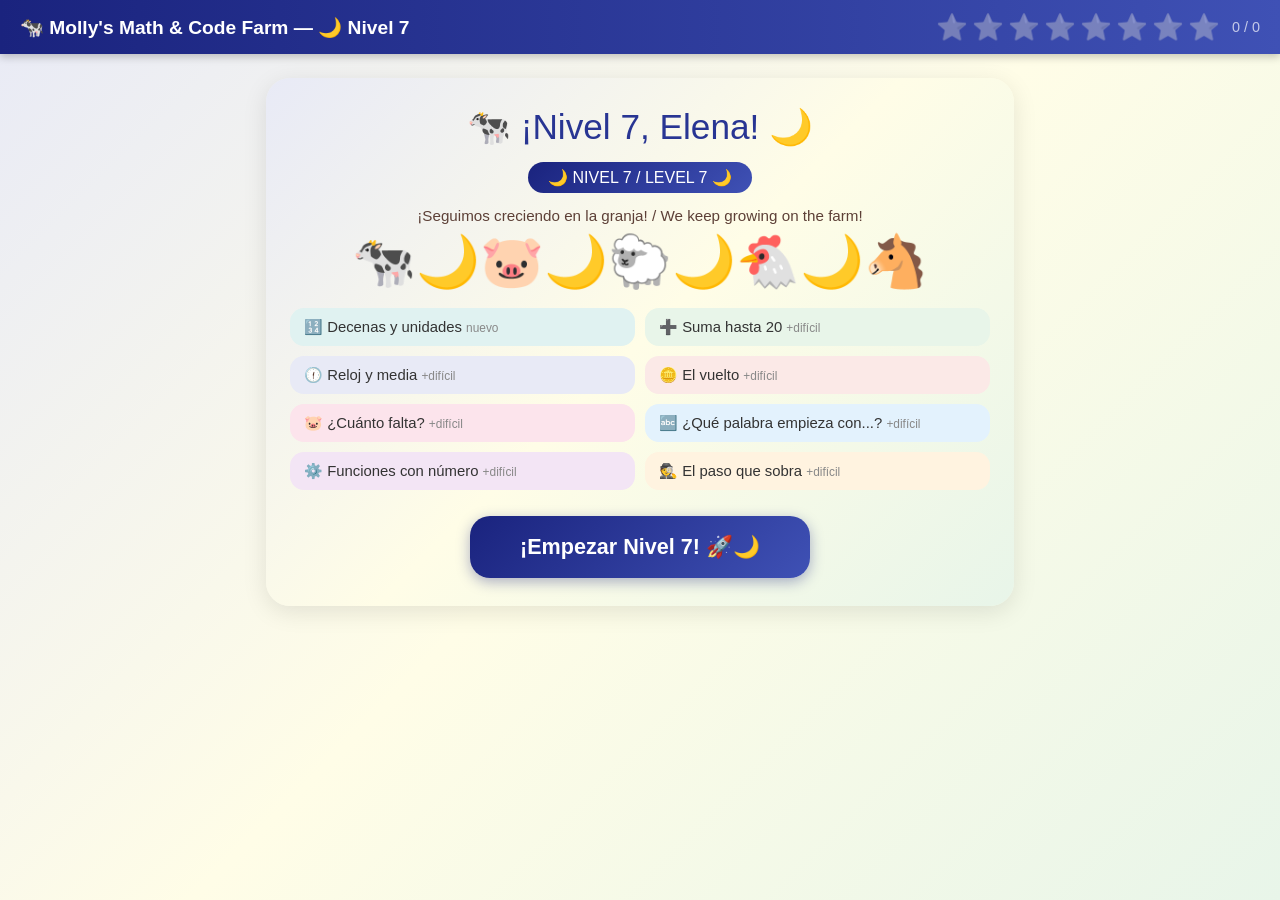
<file: contexto/documentos/Mollys_Math_Code_Farm_V7.html>
<!DOCTYPE html>
<html lang="es">
<head>
<meta charset="UTF-8">
<meta name="viewport" content="width=device-width, initial-scale=1.0">
<title>🐄 Molly's Math &amp; Code Farm — Nivel 7</title>
<style>
:root {
  --green:  #2E7D32; --lt-green:  #E8F5E9;
  --brown:  #5D4037; --lt-brown:  #EFEBE9;
  --yellow: #F9A825; --lt-yellow: #FFFDE7;
  --orange: #E65100; --lt-orange: #FFF3E0;
  --blue:   #1565C0; --lt-blue:   #E3F2FD;
  --pink:   #C2185B; --lt-pink:   #FCE4EC;
  --purple: #6A1B9A; --lt-purple: #F3E5F5;
  --red:    #B71C1C; --lt-red:    #FFEBEE;
  --teal:   #00695C; --lt-teal:   #E0F2F1;
  --accent: #283593;
  --lt-acc: #E8EAF6;
  --dark-acc: #1A237E;
}
* { box-sizing:border-box; margin:0; padding:0; }
body {
  font-family:'Arial Rounded MT Bold','Comic Sans MS',Arial,sans-serif;
  background:linear-gradient(135deg,#E8EAF6 0%,#FFFDE7 50%,#E8F5E9 100%);
  min-height:100vh; padding-bottom:40px;
}

/* HEADER */
#header {
  background:linear-gradient(90deg,#1A237E,#3F51B5);
  color:white; padding:12px 20px;
  display:flex; align-items:center; justify-content:space-between; flex-wrap:wrap; gap:6px;
  box-shadow:0 3px 8px rgba(0,0,0,.22);
  position:sticky; top:0; z-index:100;
}
#header h1 { font-size:1.2em; }
#stars-bar  { display:flex; gap:4px; align-items:center; }
.star { font-size:1.6em; filter:grayscale(1) opacity(.4); transition:all .3s; }
.star.lit { filter:none; transform:scale(1.2); }
#score-text { color:#C5CAE9; font-size:.9em; margin-left:8px; }

/* SCREENS */
.screen { display:none; max-width:780px; margin:24px auto; padding:0 16px; }
.screen.active { display:block; }

/* CARD */
.card {
  background:white; border-radius:24px; padding:28px 24px;
  box-shadow:0 6px 24px rgba(0,0,0,.1);
  text-align:center; position:relative; overflow:hidden;
}
.card::before { content:''; position:absolute; top:0; left:0; right:0; height:6px; }
.act-tens      .card::before, .card.act-tens::before      { background:linear-gradient(90deg,#004D40,#26A69A); }
.card.act-add20::before     { background:linear-gradient(90deg,#1B5E20,#66BB6A); }
.card.act-clockhalf::before { background:linear-gradient(90deg,#1A237E,#7986CB); }
.card.act-change::before    { background:linear-gradient(90deg,#BF360C,#FF7043); }
.card.act-goal::before      { background:linear-gradient(90deg,#880E4F,#F06292); }
.card.act-whichword::before { background:linear-gradient(90deg,#1565C0,#42A5F5); }
.card.act-params::before    { background:linear-gradient(90deg,#4A148C,#AB47BC); }
.card.act-extra::before     { background:linear-gradient(90deg,#E65100,#FFA000); }

/* BADGES */
.act-badge {
  display:inline-block; padding:6px 18px; border-radius:20px;
  font-size:.85em; font-weight:bold; color:white; margin-bottom:10px;
}
.card.act-tens      .act-badge { background:#004D40; }
.card.act-add20     .act-badge { background:#1B5E20; }
.card.act-clockhalf .act-badge { background:#1A237E; }
.card.act-change    .act-badge { background:#BF360C; }
.card.act-goal      .act-badge { background:#880E4F; }
.card.act-whichword .act-badge { background:#1565C0; }
.card.act-params    .act-badge { background:#4A148C; }
.card.act-extra     .act-badge { background:#E65100; }

.level-badge {
  position:absolute; top:14px; right:16px;
  background:linear-gradient(135deg,#1A237E,#3F51B5);
  color:white; border-radius:12px; padding:4px 12px; font-size:.78em; font-weight:bold;
}

/* PROGRESS */
.progress-bar { background:#EEE; border-radius:10px; height:10px; margin:10px 0 18px; overflow:hidden; }
.progress-fill { height:100%; background:linear-gradient(90deg,#3F51B5,#FDD835); border-radius:10px; transition:width .4s; }

/* QUESTION TEXT */
.question-text { font-size:1.2em; color:#333; margin-bottom:16px; line-height:1.4; }
.question-text .es { color:var(--brown); }
.question-text .en { color:var(--accent); font-size:.88em; font-style:italic; }
.ask { font-size:.95em; color:#555; margin:8px 0; }

/* OPTIONS */
.options { display:flex; gap:12px; justify-content:center; flex-wrap:wrap; margin-top:16px; }
.opt-btn {
  padding:14px 20px; font-size:1.4em; border-radius:16px;
  border:3px solid transparent; cursor:pointer; transition:all .18s;
  background:var(--lt-yellow); min-width:80px; font-family:inherit;
}
.opt-btn:hover { transform:scale(1.08); box-shadow:0 4px 12px rgba(0,0,0,.15); }
.opt-btn.correct, .pick.correct { background:#C8E6C9!important; border-color:#388E3C!important; transform:scale(1.06); }
.opt-btn.wrong,   .pick.wrong   { background:#FFCDD2!important; border-color:#C62828!important; }
.opt-btn:disabled, .pick:disabled { cursor:default; }

/* 1. TENS & ONES */
.tens-box {
  display:inline-flex; gap:18px; align-items:flex-end; justify-content:center; flex-wrap:wrap;
  background:var(--lt-teal); border:3px solid #80CBC4; border-radius:18px; padding:16px 20px; margin:10px 0;
}
.tens-group { text-align:center; }
.tens-label { font-size:.8em; color:#00695C; font-weight:bold; margin-top:6px; }
.ten-bar { display:inline-flex; flex-direction:column; gap:1px; margin:0 3px; font-size:1em; line-height:1.05;
  background:white; border:2px solid #4DB6AC; border-radius:10px; padding:3px 4px; }
.ones { font-size:1.9em; letter-spacing:2px; line-height:1.3; max-width:180px; }
.tens-hint { font-size:.8em; color:#888; font-style:italic; margin:4px 0; }

/* 2. ADD */
.add-wrap { display:flex; gap:12px; justify-content:center; align-items:center; flex-wrap:wrap; margin:12px 0; }
.add-group { background:var(--lt-green); border:3px solid #A5D6A7; border-radius:16px; padding:10px 14px; max-width:300px; }
.add-group.arriving { background:#FFF8E1; border:3px dashed #FFB300; }
.add-label { font-size:.8em; font-weight:bold; color:#555; margin-bottom:4px; }
.add-animals { font-size:1.9em; line-height:1.3; }
.add-plus { font-size:2em; color:var(--green); font-weight:bold; }

/* 3. CLOCK */
.clock-wrap { text-align:center; margin:10px 0; }

/* 4. CHANGE */
.change-row { display:flex; gap:14px; justify-content:center; align-items:center; flex-wrap:wrap; margin:12px 0; }
.change-box { background:#FBE9E7; border:3px solid #FFAB91; border-radius:18px; padding:12px 16px; min-width:150px; }
.change-box.item { background:var(--lt-yellow); border-color:#FFE082; }
.change-title { font-size:.82em; color:#888; font-weight:bold; margin-bottom:6px; }
.change-coins { font-size:1.7em; line-height:1.4; max-width:220px; margin:0 auto; }
.coin { display:inline-block; position:relative; }
.coin.paid { opacity:.25; }
.coin.paid::after { content:'❌'; position:absolute; top:-4px; right:-4px; font-size:.45em; }
.change-amount { font-size:1em; color:#555; font-weight:bold; margin-top:4px; }

/* 5. GOAL */
.goal-box { background:#FCE4EC; border:3px solid #F48FB1; border-radius:18px; padding:14px 18px; margin:12px auto; max-width:460px; }
.goal-title { font-size:1.05em; font-weight:bold; color:#C2185B; margin-bottom:8px; }
.goal-slots { font-size:1.9em; line-height:1.4; letter-spacing:2px; }
.goal-legend { font-size:.8em; color:#777; margin-top:6px; }

/* 6. WHICH WORD */
.big-letter { font-size:5em; font-weight:bold; color:var(--blue); background:var(--lt-blue);
  border:4px solid #90CAF9; border-radius:24px; display:inline-block; padding:4px 34px; margin:8px 0; }
.word-opts { display:flex; gap:12px; justify-content:center; flex-wrap:wrap; margin-top:12px; }
.word-btn { background:white; border:3px solid #90CAF9; border-radius:16px; padding:10px 16px; cursor:pointer;
  font-family:inherit; min-width:110px; transition:all .18s; }
.word-btn:hover { transform:scale(1.06); border-color:var(--blue); }
.word-btn .w-emoji { font-size:2.4em; display:block; }
.word-btn .w-text  { font-size:1.15em; font-weight:bold; color:var(--brown); letter-spacing:3px; }

/* 7. PARAMS */
.func-block { background:#F3E5F5; border:3px solid #CE93D8; border-radius:18px; padding:14px 18px; margin:10px auto; text-align:left; max-width:460px; }
.func-block-title { display:inline-block; background:#6A1B9A; color:white; padding:4px 16px; border-radius:12px; font-size:.95em; font-weight:bold; margin-bottom:10px; }
.param { background:#FFD54F; color:#4A148C; border-radius:8px; padding:0 8px; margin-left:2px; }
.func-step-row { display:flex; align-items:center; gap:8px; margin:5px 0; }
.func-step-emoji { font-size:1.4em; }
.func-step-text { font-size:.92em; color:#333; }
.call-line { display:inline-block; margin:8px 0; background:#4A148C; color:white; padding:8px 18px; border-radius:14px; font-size:1.15em; font-family:'Courier New',monospace; font-weight:bold; }
.call-line .param { background:#FFD54F; color:#4A148C; }
.result-pic { font-size:2em; background:#FFF8E1; border:3px dashed #FFB300; border-radius:16px; display:inline-block; padding:8px 18px; margin:8px 0; }
.func-opts { display:flex; gap:12px; justify-content:center; flex-wrap:wrap; margin-top:12px; }
.func-opt { background:white; border:3px solid #CE93D8; border-radius:14px; padding:12px 16px; cursor:pointer; transition:all .18s; font-family:inherit; min-width:110px; }
.func-opt:hover { transform:scale(1.06); border-color:#6A1B9A; }
.func-opt .fo-emoji { font-size:1.5em; display:block; }
.func-opt .fo-label { font-size:.85em; color:#555; margin-top:4px; font-family:'Courier New',monospace; font-weight:bold; }

/* 8. EXTRA STEP */
.ex-steps { display:flex; flex-direction:column; gap:8px; margin:12px auto; max-width:480px; }
.ex-step { display:flex; align-items:center; gap:10px; padding:10px 14px; border-radius:12px;
  background:#FFFDE7; border:2px solid #FFE082; cursor:pointer; font-family:inherit; text-align:left; transition:all .18s; width:100%; }
.ex-step:hover { transform:scale(1.03); border-color:var(--orange); }
.ex-num { background:#FF8F00; color:white; border-radius:50%; width:28px; height:28px; display:flex; align-items:center; justify-content:center; font-size:.85em; font-weight:bold; flex-shrink:0; }
.ex-emoji { font-size:1.6em; }
.ex-text { font-size:.95em; color:#333; flex:1; }

/* PARENT GUIDE */
.parent-guide-toggle {
  display:inline-flex; align-items:center; gap:6px;
  background:#FFF8E1; border:2px solid #FFD54F; border-radius:12px;
  padding:7px 16px; font-size:.88em; color:#5D4037;
  cursor:pointer; margin-bottom:10px; font-family:inherit; transition:all .18s;
}
.parent-guide-toggle:hover { background:#FFE082; }
.parent-guide-box {
  background:#FFFDE7; border:2px solid #FFD54F; border-radius:16px;
  padding:14px 16px; margin-bottom:14px; text-align:left;
  font-size:.87em; line-height:1.55; color:#4E342E; display:none;
}
.parent-guide-box.open { display:block; }
.parent-guide-box strong { color:#E65100; }
.parent-guide-box .tip {
  margin-top:8px; padding:8px 12px;
  background:#E8F5E9; border-left:4px solid #388E3C;
  border-radius:0 10px 10px 0; color:#1B5E20; font-style:italic;
}

/* FEEDBACK */
#feedback {
  font-size:1.3em; font-weight:bold; padding:12px 20px;
  border-radius:14px; margin:14px 0; display:none; animation:popIn .3s ease; text-align:center;
}
#feedback.correct { background:#C8E6C9; color:var(--green); }
#feedback.wrong   { background:#FFCDD2; color:var(--red); }
@keyframes popIn { 0%{transform:scale(.7);opacity:0} 80%{transform:scale(1.06)} 100%{transform:scale(1);opacity:1} }

/* NAV */
.nav-row { display:flex; gap:12px; justify-content:center; margin-top:18px; }
.nav-btn {
  padding:12px 28px; font-size:1.0em; font-weight:bold;
  border-radius:14px; border:none; cursor:pointer; font-family:inherit; transition:all .18s;
}
.nav-btn:hover { transform:translateY(-2px); box-shadow:0 4px 10px rgba(0,0,0,.15); }
.btn-next    { background:var(--accent); color:white; }
.btn-prev    { background:#EEE; color:#555; }
.btn-restart { background:var(--yellow); color:var(--brown); }
.btn-next:disabled { background:#CCC; cursor:default; transform:none; box-shadow:none; }

/* WELCOME */
#welcome-screen .card { background:linear-gradient(135deg,#E8EAF6,#FFFDE7,#E8F5E9); }
.welcome-title { font-size:2.2em; color:var(--accent); margin-bottom:6px; }
.level-pill {
  display:inline-block;
  background:linear-gradient(135deg,#1A237E,#3F51B5);
  color:white; border-radius:20px; padding:6px 20px; font-size:1em; margin:8px 0 14px;
}
.activity-list { display:grid; grid-template-columns:1fr 1fr; gap:10px; margin:16px 0; text-align:left; }
.act-item { padding:10px 14px; border-radius:14px; font-size:.93em; color:#333; }
.start-btn {
  background:linear-gradient(135deg,#1A237E,#3F51B5);
  color:white; border:none; padding:18px 50px; font-size:1.35em; font-weight:bold;
  border-radius:20px; cursor:pointer; margin-top:10px; font-family:inherit;
  transition:all .2s; box-shadow:0 4px 14px rgba(26,35,126,.35);
}
.start-btn:hover { transform:scale(1.05); }

/* FINAL */
#final-screen .card { background:linear-gradient(135deg,#E8EAF6,#C8E6C9,#FFF9C4); }
.final-big   { font-size:4em; margin:10px 0; }
.final-title { font-size:2em; font-weight:bold; color:var(--accent); }
.final-sub   { font-size:1.1em; color:var(--brown); margin:10px 0; }
.medals      { font-size:2.4em; letter-spacing:8px; margin:14px 0; }
#confetti-canvas { position:fixed; top:0; left:0; width:100%; height:100%; pointer-events:none; z-index:9999; }

@media (max-width:520px){
  .activity-list { grid-template-columns:1fr; }
  .card { padding:24px 14px; }
  .level-badge { position:static; display:inline-block; margin-bottom:8px; }
}
</style>
</head>
<body>
<canvas id="confetti-canvas"></canvas>

<div id="header">
  <h1>🐄 Molly's Math &amp; Code Farm — 🌙 Nivel 7</h1>
  <div id="stars-bar">
    <span class="star" id="s1">⭐</span><span class="star" id="s2">⭐</span>
    <span class="star" id="s3">⭐</span><span class="star" id="s4">⭐</span>
    <span class="star" id="s5">⭐</span><span class="star" id="s6">⭐</span>
    <span class="star" id="s7">⭐</span><span class="star" id="s8">⭐</span>
    <span id="score-text">0 / 0</span>
  </div>
</div>

<!-- WELCOME -->
<div id="welcome-screen" class="screen active">
  <div class="card">
    <div class="welcome-title">🐄 ¡Nivel 7, Elena! 🌙</div>
    <div class="level-pill">🌙 NIVEL 7 / LEVEL 7 🌙</div>
    <div style="font-size:.95em;color:var(--brown);margin-bottom:8px">¡Seguimos creciendo en la granja! / We keep growing on the farm!</div>
    <span style="font-size:3.2em;display:block;margin:8px 0">🐄🌙🐷🌙🐑🌙🐔🌙🐴</span>
    <div class="activity-list">
      <div class="act-item" style="background:#E0F2F1">🔢 Decenas y unidades <span style="font-size:.8em;color:#888">nuevo</span></div>
      <div class="act-item" style="background:#E8F5E9">➕ Suma hasta 20 <span style="font-size:.8em;color:#888">+difícil</span></div>
      <div class="act-item" style="background:#E8EAF6">🕧 Reloj y media <span style="font-size:.8em;color:#888">+difícil</span></div>
      <div class="act-item" style="background:#FBE9E7">🪙 El vuelto <span style="font-size:.8em;color:#888">+difícil</span></div>
      <div class="act-item" style="background:#FCE4EC">🐷 ¿Cuánto falta? <span style="font-size:.8em;color:#888">+difícil</span></div>
      <div class="act-item" style="background:#E3F2FD">🔤 ¿Qué palabra empieza con...? <span style="font-size:.8em;color:#888">+difícil</span></div>
      <div class="act-item" style="background:#F3E5F5">⚙️ Funciones con número <span style="font-size:.8em;color:#888">+difícil</span></div>
      <div class="act-item" style="background:#FFF3E0">🕵️ El paso que sobra <span style="font-size:.8em;color:#888">+difícil</span></div>
    </div>
    <button class="start-btn" onclick="startGame()">¡Empezar Nivel 7! 🚀🌙</button>
  </div>
</div>

<!-- GAME -->
<div id="game-screen" class="screen">
  <div id="activity-container"></div>
  <div id="feedback"></div>
  <div class="nav-row">
    <button class="nav-btn btn-prev" onclick="prevActivity()">◀ Atrás</button>
    <button class="nav-btn btn-next" id="next-btn" onclick="nextQuestion()" disabled>Siguiente ▶</button>
  </div>
</div>

<!-- FINAL -->
<div id="final-screen" class="screen">
  <div class="card">
    <div class="final-big">🏆🌙🏆</div>
    <div class="final-title">¡NIVEL 7 COMPLETADO! 🌙</div>
    <div class="level-pill">🌙 LEVEL 7 COMPLETE 🌙</div>
    <div class="medals" id="final-medals">⭐⭐⭐⭐⭐⭐⭐⭐</div>
    <div class="final-sub" id="final-msg"></div>
    <span style="font-size:3em;display:block;margin:14px 0">🐄🌙🐷🌙🐑🌙🐔🌙🐴🌙🐰</span>
    <div class="final-sub">¡Molly está súper orgullosa de vos! 🐄🌙<br><em>Molly is so proud of you!</em></div>
    <div class="nav-row">
      <button class="nav-btn btn-restart" onclick="restartGame()">🔄 Jugar de nuevo</button>
    </div>
  </div>
</div>

<script>
// ===================================================================
// DATA — NIVEL 7
// ===================================================================
var ACTIVITIES = [

  // ─── 1. DECENAS Y UNIDADES ───────────────────────────────────────
  {
    id:'tens', type:'tens',
    badge:'🔢 Matemáticas · Decenas y Unidades',
    title:'¡Paquetes de 10 y sueltos! / Tens and ones!',
    sub:'¿Qué número es? / What number is it?',
    guide:{
      concept:'<strong>Valor posicional: decenas y unidades.</strong> En el Nivel 6 contamos de 10 en 10 (🔵 = 10). Ahora juntamos esa idea con los números sueltos: un número como 23 son "2 paquetes de 10 y 3 sueltos". Es el siguiente paso natural después de los saltos de 10 y la base para sumar y restar números más grandes.',
      tip:'"Primero contamos los paquetes de 10: diez, veinte... ¡y después seguimos de a uno con los sueltos: veintiuno, veintidós, veintitrés!" Con palitos de helado atados con una gomita (paquetes de 10) y palitos sueltos se puede hacer lo mismo en la mesa. Ojo con la trampa del 12 vs 21: el número de paquetes va PRIMERO.'
    },
    questions:[
      { tens:1, ones:2, opts:[21,12,11], ans:1 },
      { tens:1, ones:5, opts:[15,51,14], ans:0 },
      { tens:2, ones:3, opts:[32,22,23], ans:2 },
      { tens:3, ones:1, opts:[13,31,30], ans:1 },
    ]
  },

  // ─── 2. SUMA HASTA 20 ────────────────────────────────────────────
  {
    id:'add20', type:'add',
    badge:'➕ Matemáticas · Suma hasta 20',
    title:'¡Llegan más animales! / More animals arrive!',
    sub:'¿Cuántos hay ahora? / How many are there now?',
    guide:{
      concept:'<strong>Suma con totales hasta 20.</strong> En el Nivel 6 restamos hasta 20 y en la alcancía sumamos totales hasta 9. Ahora sumamos con totales hasta 16: es la operación "espejo" de la resta que Elena ya conoce. Introducimos la estrategia de "contar a partir de": no hace falta contar todo desde 1.',
      tip:'"Ya hay 8 vaquitas. ¡Guardamos el 8 en la cabeza! Ahora seguimos contando las que llegan: nueve, diez, once, doce." Contar desde el número más grande es una estrategia clave. Si se pierde, puede contar todos desde 1 sin problema: lo importante es que llegue.'
    },
    questions:[
      { animal:'🐄', a:8,  b:4, opts:[11,12,13], ans:12 },
      { animal:'🐷', a:9,  b:5, opts:[13,14,15], ans:14 },
      { animal:'🐑', a:10, b:6, opts:[15,16,17], ans:16 },
      { animal:'🐔', a:7,  b:6, opts:[12,13,14], ans:13 },
    ]
  },

  // ─── 3. RELOJ Y MEDIA ────────────────────────────────────────────
  {
    id:'clockhalf', type:'clock',
    badge:'🕧 Matemáticas · Reloj y Media',
    title:'¿Qué hora es? / What time is it?',
    sub:'En punto o y media / O\'clock or half past',
    guide:{
      concept:'<strong>Leer el reloj: en punto y "y media".</strong> En el Nivel 6 la aguja larga siempre apuntaba al 12 (en punto). Ahora agregamos un solo caso nuevo: cuando la aguja larga apunta ABAJO al 6, es "y media" (30 minutos). La aguja corta queda entre dos números. Mezclamos preguntas en punto para que primero mire la aguja larga.',
      tip:'"Primero miramos la aguja LARGA: ¿apunta arriba (12) o abajo (6)? Arriba = en punto. Abajo = y media. Después miramos la CORTA: en la y media queda entre dos números, y elegimos el número que ya pasó." Si lo comparan con una pizza: la aguja larga dio media vuelta = media hora.'
    },
    questions:[
      { h:4, m:0,  opts:['4:00','4:30','2:00'],  ans:0 },
      { h:2, m:30, opts:['2:00','2:30','3:30'],  ans:1 },
      { h:6, m:30, opts:['5:30','6:00','6:30'],  ans:2 },
      { h:9, m:0,  opts:['9:00','9:30','3:00'],  ans:0 },
      { h:8, m:30, opts:['8:30','9:30','8:00'],  ans:0 },
    ]
  },

  // ─── 4. EL VUELTO ────────────────────────────────────────────────
  {
    id:'change', type:'change',
    badge:'🪙 Finanzas · El Vuelto',
    title:'¡Molly compra en la tiendita! / Molly buys at the shop!',
    sub:'¿Cuántas monedas le quedan? / How many coins are left?',
    guide:{
      concept:'<strong>El vuelto: lo que queda después de pagar.</strong> En el Nivel 6 Elena aprendió a decidir si "le alcanza". Ahora damos el paso siguiente: si le alcanza, ¿cuánto le queda? Es una resta aplicada a la vida real (tengo − cuesta = me queda). Incluimos un caso de "justo": cuesta lo mismo que tiene y le quedan 0.',
      tip:'"Molly tiene 7 monedas. Paga 4 (las tachamos ❌). ¿Cuántas le quedan sin tachar?" Jugar a la tiendita con monedas reales o fichas es lo mejor: Elena paga, separa las monedas que entrega, y cuenta las que le quedan en la mano.'
    },
    questions:[
      { have:7,  item:'🥕 Zanahoria / Carrot',  cost:4, opts:[2,3,4], ans:3 },
      { have:9,  item:'🍎 Manzana / Apple',     cost:5, opts:[3,4,5], ans:4 },
      { have:10, item:'🍦 Helado / Ice cream',  cost:6, opts:[4,5,6], ans:4 },
      { have:8,  item:'🌻 Flor / Flower',       cost:8, opts:[0,1,2], ans:0 },
    ]
  },

  // ─── 5. ¿CUÁNTO FALTA? ───────────────────────────────────────────
  {
    id:'goal', type:'goal',
    badge:'🐷 Finanzas · ¿Cuánto falta?',
    title:'¡Molly quiere juntar para un juguete! / Molly is saving for a toy!',
    sub:'¿Cuántas monedas le faltan? / How many more coins does she need?',
    guide:{
      concept:'<strong>Ahorro con meta: ¿cuánto falta?</strong> En el Nivel 6 la alcancía sumaba lo ahorrado. Ahora hay una META (por ejemplo 10 monedas) y preguntamos cuánto falta para llegar. Matemáticamente es "completar hasta 10", una habilidad clave para el cálculo mental. Los círculos vacíos ⚪ hacen visible lo que falta.',
      tip:'"La alcancía tiene lugar para 10. ¿Cuántos lugares vacíos ⚪ quedan?" Contar los vacíos es la estrategia más concreta. Después podés preguntar: "¿y si mañana guarda 1 más, cuántos le faltan?" Con una meta real (un juguete, un helado) el ahorro cobra sentido.'
    },
    questions:[
      { have:7, goal:10, prize:'🧸 Osito / Teddy',  opts:[2,3,4], ans:3 },
      { have:6, goal:10, prize:'⚽ Pelota / Ball',   opts:[3,4,5], ans:4 },
      { have:8, goal:10, prize:'🪁 Barrilete / Kite',opts:[1,2,3], ans:2 },
      { have:9, goal:12, prize:'🚲 Bici / Bike',     opts:[2,3,4], ans:3 },
    ]
  },

  // ─── 6. ¿QUÉ PALABRA EMPIEZA CON...? ─────────────────────────────
  {
    id:'whichword', type:'whichword',
    badge:'🔤 Lectura · ¿Qué palabra empieza con...?',
    title:'¡Buscá la palabra! / Find the word!',
    sub:'¿Cuál empieza con esta letra? / Which one starts with this letter?',
    guide:{
      concept:'<strong>Conciencia fonológica — al revés.</strong> En el Nivel 6 Elena veía una palabra y elegía su primera letra. Ahora hacemos el camino inverso: le damos la letra y tiene que encontrar la palabra que empieza con ella. Es el mismo concepto, pero la obliga a "probar" el primer sonido de varias palabras. Agregamos letras nuevas (B, D, F, M, G).',
      tip:'"Esta es la B, suena /b/. Digamos cada palabra despacito: BBB-ee... CCC-ow... PPP-ig... ¿Cuál empezó con /b/?" En la última pregunta hay una trampa: PIG termina con G, pero no empieza con G. Es una buena oportunidad para hablar de "principio" y "final" de la palabra.'
    },
    questions:[
      { letter:'B', opts:[{e:'🐄',w:'COW'},{e:'🐝',w:'BEE'},{e:'🐷',w:'PIG'}],     ans:1 },
      { letter:'D', opts:[{e:'🐶',w:'DOG'},{e:'🐱',w:'CAT'},{e:'🐟',w:'FISH'}],    ans:0 },
      { letter:'F', opts:[{e:'🦆',w:'DUCK'},{e:'🐴',w:'HORSE'},{e:'🐸',w:'FROG'}], ans:2 },
      { letter:'M', opts:[{e:'🥛',w:'MILK'},{e:'🐑',w:'SHEEP'},{e:'🥚',w:'EGG'}],  ans:0 },
      { letter:'G', opts:[{e:'🐷',w:'PIG'},{e:'🐐',w:'GOAT'},{e:'🐄',w:'COW'}],    ans:1 },
    ]
  },

  // ─── 7. FUNCIONES CON NÚMERO (PARÁMETROS) ────────────────────────
  {
    id:'params', type:'params',
    badge:'⚙️ Programación · Funciones con número',
    title:'¡La función recibe un número! / The function gets a number!',
    sub:'El número entre ( ) dice cuántas veces / The number in ( ) says how many',
    guide:{
      concept:'<strong>Parámetros: funciones que reciben un dato.</strong> En el Nivel 6 vimos que una función es una receta con nombre. Ahora la receta recibe un número entre paréntesis: REGAR(3) riega 3 flores, REGAR(5) riega 5. Es la misma función, pero el resultado cambia según el número que le pasamos. En programación eso se llama "parámetro" y es lo que hace a las funciones reutilizables.',
      tip:'"La función se llama REGAR. El número entre paréntesis le dice CUÁNTAS flores regar." Juego en casa: inventá la función APLAUDIR(n) y decí "¡APLAUDIR(3)!" → Elena aplaude 3 veces. Después que ella te dé órdenes a vos: SALTAR(2), GIRAR(1)... ¡Le encanta mandar!'
    },
    questions:[
      {
        func:{ name:'🌱 REGAR', param:'n', steps:[{emoji:'💧', text:'Regar n flores / Water n flowers'}] },
        call:'REGAR', arg:3,
        ask:'¿Cuántas flores riega Molly? / How many flowers?',
        opts:[{emoji:'🌻🌻',label:'2'},{emoji:'🌻🌻🌻',label:'3'},{emoji:'🌻🌻🌻🌻',label:'4'}],
        ans:1
      },
      {
        func:{ name:'🌽 DAR_MAÍZ', param:'n', steps:[{emoji:'🐔', text:'Dar maíz a n gallinas / Feed n hens'}] },
        call:'DAR_MAÍZ', arg:4,
        ask:'¿A cuántas gallinas les da maíz? / How many hens get corn?',
        opts:[{emoji:'🐔🐔🐔🐔',label:'4'},{emoji:'🐔🐔🐔',label:'3'},{emoji:'🐔🐔🐔🐔🐔',label:'5'}],
        ans:0
      },
      {
        func:{ name:'🐸 SALTAR', param:'n', steps:[{emoji:'⬆️', text:'Saltar n veces / Jump n times'}] },
        call:'SALTAR', arg:2,
        ask:'¿Cuántos saltos hace la ranita? / How many jumps?',
        opts:[{emoji:'⬆️',label:'1'},{emoji:'⬆️⬆️⬆️',label:'3'},{emoji:'⬆️⬆️',label:'2'}],
        ans:2
      },
      {
        func:{ name:'🥚 JUNTAR', param:'n', steps:[{emoji:'🧺', text:'Juntar n huevos / Collect n eggs'}] },
        call:null, picture:'🧺 🥚🥚🥚🥚🥚',
        ask:'Molly juntó estos huevos. ¿Qué función llamó? / Which call did Molly make?',
        opts:[{emoji:'🥚',label:'JUNTAR(3)'},{emoji:'🥚',label:'JUNTAR(5)'},{emoji:'🥚',label:'JUNTAR(4)'}],
        ans:1
      },
    ]
  },

  // ─── 8. EL PASO QUE SOBRA ────────────────────────────────────────
  {
    id:'extra', type:'extra',
    badge:'🕵️ Programación · El Paso que Sobra',
    title:'¡Hay un paso que no va! / One step doesn\'t belong!',
    sub:'Tocá el paso que sobra / Tap the extra step',
    guide:{
      concept:'<strong>Depuración (debug): encontrar el error.</strong> En el Nivel 6 faltaba un paso y había que completarlo. Ahora es al revés: sobra un paso que no tiene nada que ver, como un "bicho" (bug) metido en el programa. Además las secuencias tienen 5 pasos en vez de 4. Encontrar lo que no encaja es exactamente lo que hacen los programadores cuando algo no funciona.',
      tip:'"Leamos todos los pasos en voz alta. ¿Hay alguno que te haga reír porque no tiene sentido?" Si duda, leé la secuencia SIN ese paso y preguntá: "¿así funciona?". Hacer la tarea real (por ejemplo lavarse las manos) diciendo los pasos también ayuda.'
    },
    questions:[
      {
        prompt:'🧃 Hacer un jugo / Make juice:',
        steps:[
          {emoji:'🍎', text:'Tomar la fruta / Take fruit'},
          {emoji:'✂️', text:'Cortarla / Cut it'},
          {emoji:'🛏️', text:'Irse a dormir / Go to sleep'},
          {emoji:'🌀', text:'Licuar / Blend'},
          {emoji:'🥤', text:'Servir en el vaso / Pour in glass'},
        ],
        ans:2
      },
      {
        prompt:'🙌 Lavarse las manos / Wash hands:',
        steps:[
          {emoji:'🚿', text:'Abrir el agua / Turn on water'},
          {emoji:'🧼', text:'Jabonarse / Lather up'},
          {emoji:'💧', text:'Enjuagar / Rinse'},
          {emoji:'🍕', text:'Comer pizza / Eat pizza'},
          {emoji:'🧺', text:'Secarse / Dry off'},
        ],
        ans:3
      },
      {
        prompt:'🌱 Plantar una semilla / Plant a seed:',
        steps:[
          {emoji:'🧦', text:'Ponerse medias / Put on socks'},
          {emoji:'🕳️', text:'Hacer un pocito / Dig a hole'},
          {emoji:'🌰', text:'Poner la semilla / Drop the seed'},
          {emoji:'🤎', text:'Tapar con tierra / Cover with soil'},
          {emoji:'💧', text:'Regar / Water it'},
        ],
        ans:0
      },
      {
        prompt:'🥛 Ordeñar a Molly / Milk Molly:',
        steps:[
          {emoji:'🪣', text:'Tomar el balde / Get the bucket'},
          {emoji:'🪑', text:'Sentarse junto a Molly / Sit by Molly'},
          {emoji:'🥛', text:'Ordeñar / Milk'},
          {emoji:'🏊', text:'Nadar en la pileta / Swim in the pool'},
          {emoji:'🏠', text:'Llevar la leche a casa / Take milk home'},
        ],
        ans:3
      },
    ]
  }
];

// ===================================================================
// STATE
// ===================================================================
var curAct=0, curQ=0, score=0, total=0, answered=false;
var LEVEL='🌙 Nivel 7';

function updateStars(){
  // 8 estrellas = proporción de aciertos sobre el total de preguntas
  var totalQ=ACTIVITIES.reduce(function(s,a){return s+a.questions.length;},0);
  var lit=Math.round(score/totalQ*8);
  for(var i=1;i<=8;i++) document.getElementById('s'+i).classList.toggle('lit', i<=lit);
  document.getElementById('score-text').textContent=score+' / '+total;
}

// ===================================================================
// NAVIGATION
// ===================================================================
function showScreen(id){
  document.querySelectorAll('.screen').forEach(function(s){s.classList.remove('active');});
  document.getElementById(id).classList.add('active');
  window.scrollTo(0,0);
}
function startGame(){
  curAct=0;curQ=0;score=0;total=0;answered=false;
  updateStars(); showScreen('game-screen'); renderActivity();
}
function restartGame(){ showScreen('welcome-screen'); }
function prevActivity(){
  if(curAct>0){ curAct--;curQ=0;answered=false;clearFeedback();renderActivity(); }
  else showScreen('welcome-screen');
}
function nextQuestion(){
  if(!answered) return;
  curQ++;answered=false;clearFeedback();
  document.getElementById('next-btn').disabled=true;
  var act=ACTIVITIES[curAct];
  if(curQ>=act.questions.length){ curAct++;curQ=0; if(curAct>=ACTIVITIES.length){ showFinal();return; } }
  renderActivity();
}
function showFinal(){
  showScreen('final-screen');
  var totalQ=ACTIVITIES.reduce(function(s,a){return s+a.questions.length;},0);
  document.getElementById('final-medals').textContent='⭐'.repeat(Math.max(1,Math.round(score/totalQ*8)));
  document.getElementById('final-msg').textContent=
    score>=total*.8
      ? '¡Excelente! / Excellent! 🌟 '+score+'/'+total+' correctas'
      : '¡Muy bien! / Great job! 🌈 '+score+'/'+total+' correctas';
  launchConfetti();
}
function clearFeedback(){
  var f=document.getElementById('feedback'); f.style.display='none'; f.className='';
}
function showFeedback(ok,msg){
  var f=document.getElementById('feedback');
  f.textContent=(ok?'✅ ':'❌ ')+msg; f.className=ok?'correct':'wrong'; f.style.display='block';
  if(ok) score++;
  total++; answered=true; updateStars();
  document.getElementById('next-btn').disabled=false;
}

// Marca la opción elegida y la correcta, deshabilita el resto
function mark(sel, btn, ok, ansIdx){
  var all=document.querySelectorAll(sel);
  all.forEach(function(b){b.disabled=true;});
  btn.classList.add(ok?'correct':'wrong');
  if(!ok && all[ansIdx]) all[ansIdx].classList.add('correct');
}

// ===================================================================
// PARENT GUIDE
// ===================================================================
function toggleGuide(){
  var box=document.getElementById('guide-box'), btn=document.getElementById('guide-btn');
  btn.textContent=box.classList.toggle('open')
    ?'👨‍👩‍👧 Para papá y mamá  ▲'
    :'👨‍👩‍👧 Para papá y mamá  ▼';
}
function renderGuide(g){
  if(!g) return '';
  return '<button class="parent-guide-toggle" id="guide-btn" onclick="toggleGuide()">👨‍👩‍👧 Para papá y mamá  ▼</button>'
        +'<div class="parent-guide-box" id="guide-box"><div>'+g.concept+'</div><div class="tip">💡 '+g.tip+'</div></div>';
}

// ===================================================================
// RENDER ACTIVITY
// ===================================================================
function renderActivity(){
  var act=ACTIVITIES[curAct], q=act.questions[curQ];
  var pct=((curQ/act.questions.length)*100).toFixed(0);
  var html='<div class="card act-'+act.id+'">'
    +'<span class="level-badge">'+LEVEL+'</span>'
    +'<span class="act-badge">'+act.badge+'</span>'
    +'<div class="progress-bar"><div class="progress-fill" style="width:'+pct+'%"></div></div>'
    +renderGuide(act.guide)
    +'<div class="question-text">'
    +'<div class="es">'+act.title+'</div>'
    +'<div class="en" style="margin-top:4px">'+act.sub+'</div>'
    +'</div>';
  switch(act.type){
    case 'tens':      html+=renderTens(q);      break;
    case 'add':       html+=renderAdd(q);       break;
    case 'clock':     html+=renderClock(q);     break;
    case 'change':    html+=renderChange(q);    break;
    case 'goal':      html+=renderGoal(q);      break;
    case 'whichword': html+=renderWhichWord(q); break;
    case 'params':    html+=renderParams(q);    break;
    case 'extra':     html+=renderExtra(q);     break;
  }
  html+='</div>';
  document.getElementById('activity-container').innerHTML=html;
}

// Botones numéricos genéricos (respuesta = valor)
function numOpts(opts,ans,suffix){
  return '<div class="options">'+opts.map(function(o){
    return '<button class="opt-btn" onclick="pickVal(this,'+o+','+ans+')">'+(suffix?suffix:'')+o+'</button>';
  }).join('')+'</div>';
}
function pickVal(btn,chosen,ans){
  var q=ACTIVITIES[curAct].questions[curQ];
  mark('.opt-btn',btn,chosen===ans,q.opts.indexOf(ans));
  showFeedback(chosen===ans, chosen===ans?'¡Correcto! '+ans+' 🌟':'Casi... la respuesta era '+ans);
}

// ─── 1. TENS & ONES ──────────────────────────────────────────────
function renderTens(q){
  var bars='';
  for(var t=0;t<q.tens;t++) bars+='<span class="ten-bar">'+Array(10).fill('🔵').join('<br>')+'</span>';
  var ones=Array(q.ones).fill('🟡').join('');
  return '<div class="tens-box">'
        +'<div class="tens-group"><div>'+bars+'</div><div class="tens-label">'+q.tens+' × 10</div></div>'
        +'<div class="tens-group"><div class="ones">'+ones+'</div><div class="tens-label">'+q.ones+' sueltos / ones</div></div>'
        +'</div>'
        +'<div class="tens-hint">Cada columna 🔵 = 10 &nbsp;·&nbsp; 🟡 = 1</div>'
        +numOpts(q.opts,q.tens*10+q.ones);
}

// ─── 2. ADD ──────────────────────────────────────────────────────
function renderAdd(q){
  return '<div class="add-wrap">'
        +'<div class="add-group"><div class="add-label">Ya están / Already here: '+q.a+'</div>'
        +'<div class="add-animals">'+Array(q.a).fill(q.animal).join('')+'</div></div>'
        +'<div class="add-plus">+</div>'
        +'<div class="add-group arriving"><div class="add-label">✨ Llegan / Arriving: '+q.b+'</div>'
        +'<div class="add-animals">'+Array(q.b).fill(q.animal).join('')+'</div></div>'
        +'</div>'
        +'<div class="ask">¿Cuántos hay en total? / How many in total?</div>'
        +numOpts(q.opts,q.ans);
}

// ─── 3. CLOCK (en punto / y media) ───────────────────────────────
function renderClock(q){
  var cx=110, cy=110, r=90;
  var hourPos=q.h+(q.m===30?0.5:0);
  var ha=(hourPos*30-90)*Math.PI/180;
  var hx=(cx+52*Math.cos(ha)).toFixed(1), hy=(cy+52*Math.sin(ha)).toFixed(1);
  var ma=(q.m*6-90)*Math.PI/180;
  var mx=(cx+76*Math.cos(ma)).toFixed(1), my=(cy+76*Math.sin(ma)).toFixed(1);
  var nums='', ticks='';
  for(var n=1;n<=12;n++){
    var a=(n*30-90)*Math.PI/180;
    nums+='<text x="'+(cx+70*Math.cos(a)).toFixed(1)+'" y="'+(cy+70*Math.sin(a)).toFixed(1)
        +'" text-anchor="middle" dominant-baseline="central" font-size="15" font-weight="bold" fill="#555" font-family="Arial">'+n+'</text>';
  }
  for(var t=0;t<60;t++){
    var ta=(t*6-90)*Math.PI/180, inner=t%5===0?r-13:r-6;
    ticks+='<line x1="'+(cx+r*Math.cos(ta)).toFixed(1)+'" y1="'+(cy+r*Math.sin(ta)).toFixed(1)
         +'" x2="'+(cx+inner*Math.cos(ta)).toFixed(1)+'" y2="'+(cy+inner*Math.sin(ta)).toFixed(1)
         +'" stroke="#DDD" stroke-width="'+(t%5===0?2:1)+'"/>';
  }
  var svg='<svg width="220" height="220" viewBox="0 0 220 220" style="display:block;margin:10px auto">'
    +'<circle cx="'+cx+'" cy="'+cy+'" r="'+r+'" fill="white" stroke="#9FA8DA" stroke-width="5"/>'
    +ticks+nums
    +'<line x1="'+cx+'" y1="'+cy+'" x2="'+mx+'" y2="'+my+'" stroke="#555" stroke-width="3" stroke-linecap="round"/>'
    +'<line x1="'+cx+'" y1="'+cy+'" x2="'+hx+'" y2="'+hy+'" stroke="#283593" stroke-width="7" stroke-linecap="round"/>'
    +'<circle cx="'+cx+'" cy="'+cy+'" r="6" fill="#333"/>'
    +'</svg>';
  var opts=q.opts.map(function(o,i){
    return '<button class="opt-btn" onclick="pickIdx(this,'+i+','+q.ans+')">'+o+'</button>';
  }).join('');
  return '<div class="clock-wrap">'+svg+'</div>'
        +'<div style="font-size:.88em;color:#888;margin:6px 0">Aguja larga gris = minutos · Aguja corta azul = hora<br><em>Long grey hand = minutes · Short blue hand = hour</em></div>'
        +'<div class="options">'+opts+'</div>';
}
function pickIdx(btn,i,ans){
  var q=ACTIVITIES[curAct].questions[curQ];
  mark('.opt-btn',btn,i===ans,ans);
  var c=q.opts[ans];
  var extra=q.m===30?' (y media / half past)':' (en punto / o\'clock)';
  showFeedback(i===ans, i===ans?'¡Correcto! Son las '+c+extra+' 🌟':'Casi... eran las '+c+extra);
}

// ─── 4. CHANGE ───────────────────────────────────────────────────
function renderChange(q){
  var coins='';
  for(var i=0;i<q.have;i++) coins+='<span class="coin'+(i<q.cost?' paid':'')+'">🪙</span>';
  return '<div class="change-row">'
        +'<div class="change-box item"><div class="change-title">🏷️ '+q.item+'</div>'
        +'<div class="change-coins">'+Array(q.cost).fill('🪙').join('')+'</div>'
        +'<div class="change-amount">Cuesta '+q.cost+' / Costs '+q.cost+'</div></div>'
        +'<div class="change-box"><div class="change-title">💰 Molly tenía '+q.have+' y paga '+q.cost+' ❌</div>'
        +'<div class="change-coins">'+coins+'</div>'
        +'<div class="change-amount">Had '+q.have+' · pays '+q.cost+'</div></div>'
        +'</div>'
        +'<div class="ask">¿Cuántas monedas le quedan? / How many coins are left?</div>'
        +numOpts(q.opts,q.ans,'🪙×');
}

// ─── 5. GOAL ─────────────────────────────────────────────────────
function renderGoal(q){
  var slots='';
  for(var i=0;i<q.goal;i++){
    slots+=(i<q.have?'🪙':'⚪');
    if(i===4 && q.goal>5) slots+=' ';
  }
  return '<div class="goal-box">'
        +'<div class="goal-title">🐷 Meta / Goal: '+q.prize+' = '+q.goal+' 🪙</div>'
        +'<div class="goal-slots">'+slots+'</div>'
        +'<div class="goal-legend">🪙 = ya ahorró / saved ('+q.have+') &nbsp;·&nbsp; ⚪ = falta / missing</div>'
        +'</div>'
        +'<div class="ask">¿Cuántas monedas le faltan? / How many more?</div>'
        +numOpts(q.opts,q.ans,'🪙×');
}

// ─── 6. WHICH WORD ───────────────────────────────────────────────
function renderWhichWord(q){
  var opts=q.opts.map(function(o,i){
    return '<button class="word-btn pick" onclick="pickWord(this,'+i+','+q.ans+')">'
          +'<span class="w-emoji">'+o.e+'</span><span class="w-text">'+o.w+'</span></button>';
  }).join('');
  return '<div class="big-letter">'+q.letter+'</div>'
        +'<div class="ask">¿Qué palabra empieza con <strong>'+q.letter+'</strong>? / Which word starts with <strong>'+q.letter+'</strong>?</div>'
        +'<div class="word-opts">'+opts+'</div>';
}
function pickWord(btn,i,ans){
  var q=ACTIVITIES[curAct].questions[curQ], c=q.opts[ans];
  mark('.word-btn',btn,i===ans,ans);
  showFeedback(i===ans, i===ans?'¡Correcto! '+c.e+' '+c.w+' empieza con '+q.letter+' 🌟'
                               :'Casi... '+c.e+' '+c.w+' empieza con '+q.letter);
}

// ─── 7. PARAMS ───────────────────────────────────────────────────
function renderParams(q){
  var f=q.func;
  var steps=f.steps.map(function(s){
    return '<div class="func-step-row"><span class="func-step-emoji">'+s.emoji+'</span><span class="func-step-text">'
          +s.text.replace(/\bn\b/g,'<span class="param">n</span>')+'</span></div>';
  }).join('');
  var html='<div class="func-block"><div class="func-block-title">⚙️ '+f.name+'(<span class="param">'+f.param+'</span>)</div>'+steps+'</div>';
  if(q.call){
    html+='<div>Molly llama / Molly calls:</div>'
         +'<div class="call-line">'+q.call+'(<span class="param">'+q.arg+'</span>)</div>';
  } else {
    html+='<div class="result-pic">'+q.picture+'</div>';
  }
  var opts=q.opts.map(function(o,i){
    return '<button class="func-opt pick" onclick="pickParam(this,'+i+','+q.ans+')">'
          +'<span class="fo-emoji">'+o.emoji+'</span><span class="fo-label">'+o.label+'</span></button>';
  }).join('');
  return html+'<div style="font-size:1.05em;color:var(--brown);margin:12px 0 6px"><strong>'+q.ask+'</strong></div>'
        +'<div class="func-opts">'+opts+'</div>';
}
function pickParam(btn,i,ans){
  var q=ACTIVITIES[curAct].questions[curQ], c=q.opts[ans];
  mark('.func-opt',btn,i===ans,ans);
  var why=q.call? q.call+'('+q.arg+') → '+c.emoji : c.label+' → '+q.picture;
  showFeedback(i===ans, i===ans?'¡Correcto! '+why+' 🌟':'Casi... '+why);
}

// ─── 8. EXTRA STEP ───────────────────────────────────────────────
function renderExtra(q){
  var steps=q.steps.map(function(s,i){
    return '<button class="ex-step pick" onclick="pickExtra(this,'+i+','+q.ans+')">'
          +'<span class="ex-num">'+(i+1)+'</span><span class="ex-emoji">'+s.emoji+'</span>'
          +'<span class="ex-text">'+s.text+'</span></button>';
  }).join('');
  return '<div style="font-size:1.05em;font-weight:bold;color:#555;margin-bottom:6px">'+q.prompt+'</div>'
        +'<div class="ex-steps">'+steps+'</div>';
}
function pickExtra(btn,i,ans){
  var q=ACTIVITIES[curAct].questions[curQ], c=q.steps[ans];
  mark('.ex-step',btn,i===ans,ans);
  var name=c.emoji+' '+c.text.split('/')[0].trim();
  showFeedback(i===ans, i===ans?'¡Correcto! '+name+' no va acá 🐛🌟':'Casi... el paso que sobraba era '+name);
}

// ===================================================================
// CONFETTI
// ===================================================================
function launchConfetti(){
  var canvas=document.getElementById('confetti-canvas');
  var ctx=canvas.getContext('2d');
  canvas.width=window.innerWidth; canvas.height=window.innerHeight;
  var pieces=Array.from({length:120},function(){
    return { x:Math.random()*canvas.width, y:-20, r:Math.random()*10+4,
      color:'hsl('+Math.floor(Math.random()*360)+',90%,60%)',
      vx:(Math.random()-.5)*6, vy:Math.random()*4+2, alpha:1 };
  });
  function draw(){
    ctx.clearRect(0,0,canvas.width,canvas.height);
    pieces.forEach(function(p){
      ctx.globalAlpha=Math.max(p.alpha,0); ctx.fillStyle=p.color;
      ctx.beginPath(); ctx.arc(p.x,p.y,p.r,0,Math.PI*2); ctx.fill();
      p.x+=p.vx; p.y+=p.vy; p.alpha-=0.008;
    });
    if(pieces.some(function(p){return p.alpha>0;})) requestAnimationFrame(draw);
    else ctx.clearRect(0,0,canvas.width,canvas.height);
  }
  draw();
}
</script>
</body>
</html>
</file>
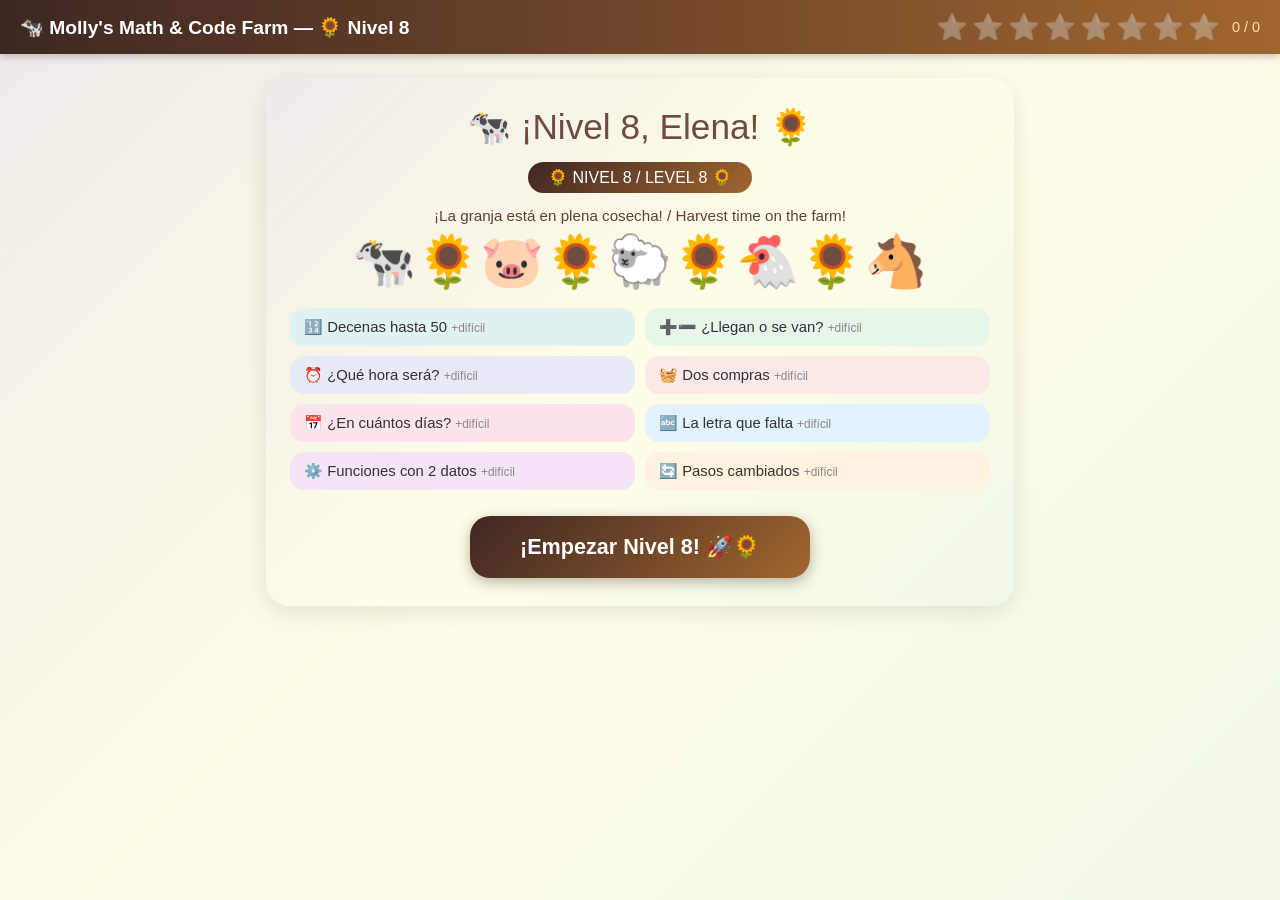
<file: contexto/documentos/Mollys_Math_Code_Farm_V8.html>
<!DOCTYPE html>
<html lang="es">
<head>
<meta charset="UTF-8">
<meta name="viewport" content="width=device-width, initial-scale=1.0">
<title>🐄 Molly's Math &amp; Code Farm — Nivel 8</title>
<style>
:root {
  --green:  #2E7D32; --lt-green:  #E8F5E9;
  --brown:  #5D4037; --lt-brown:  #EFEBE9;
  --yellow: #F9A825; --lt-yellow: #FFFDE7;
  --orange: #E65100; --lt-orange: #FFF3E0;
  --blue:   #1565C0; --lt-blue:   #E3F2FD;
  --pink:   #C2185B; --lt-pink:   #FCE4EC;
  --purple: #6A1B9A; --lt-purple: #F3E5F5;
  --red:    #B71C1C; --lt-red:    #FFEBEE;
  --teal:   #00695C; --lt-teal:   #E0F2F1;
  --accent: #6D4C41;
  --lt-acc: #EFEBE9;
  --dark-acc: #3E2723;
}
* { box-sizing:border-box; margin:0; padding:0; }
body {
  font-family:'Arial Rounded MT Bold','Comic Sans MS',Arial,sans-serif;
  background:linear-gradient(135deg,#EFEBE9 0%,#FFFDE7 50%,#F1F8E9 100%);
  min-height:100vh; padding-bottom:40px;
}

/* HEADER */
#header {
  background:linear-gradient(90deg,#3E2723,#A1662F);
  color:white; padding:12px 20px;
  display:flex; align-items:center; justify-content:space-between; flex-wrap:wrap; gap:6px;
  box-shadow:0 3px 8px rgba(0,0,0,.22);
  position:sticky; top:0; z-index:100;
}
#header h1 { font-size:1.2em; }
#stars-bar  { display:flex; gap:4px; align-items:center; }
.star { font-size:1.6em; filter:grayscale(1) opacity(.4); transition:all .3s; }
.star.lit { filter:none; transform:scale(1.2); }
#score-text { color:#FFE0B2; font-size:.9em; margin-left:8px; }

/* SCREENS */
.screen { display:none; max-width:780px; margin:24px auto; padding:0 16px; }
.screen.active { display:block; }

/* CARD */
.card {
  background:white; border-radius:24px; padding:28px 24px;
  box-shadow:0 6px 24px rgba(0,0,0,.1);
  text-align:center; position:relative; overflow:hidden;
}
.card::before { content:''; position:absolute; top:0; left:0; right:0; height:6px; }
.card.act-tens2::before   { background:linear-gradient(90deg,#004D40,#26A69A); }
.card.act-mixed::before   { background:linear-gradient(90deg,#1B5E20,#66BB6A); }
.card.act-clock1h::before { background:linear-gradient(90deg,#1A237E,#7986CB); }
.card.act-basket::before  { background:linear-gradient(90deg,#BF360C,#FF7043); }
.card.act-days::before    { background:linear-gradient(90deg,#880E4F,#F06292); }
.card.act-missletter::before { background:linear-gradient(90deg,#1565C0,#42A5F5); }
.card.act-params2::before { background:linear-gradient(90deg,#4A148C,#AB47BC); }
.card.act-swap::before    { background:linear-gradient(90deg,#E65100,#FFA000); }

/* BADGES */
.act-badge {
  display:inline-block; padding:6px 18px; border-radius:20px;
  font-size:.85em; font-weight:bold; color:white; margin-bottom:10px;
}
.card.act-tens2   .act-badge { background:#004D40; }
.card.act-mixed   .act-badge { background:#1B5E20; }
.card.act-clock1h .act-badge { background:#1A237E; }
.card.act-basket  .act-badge { background:#BF360C; }
.card.act-days    .act-badge { background:#880E4F; }
.card.act-missletter .act-badge { background:#1565C0; }
.card.act-params2 .act-badge { background:#4A148C; }
.card.act-swap    .act-badge { background:#E65100; }

.level-badge {
  position:absolute; top:14px; right:16px;
  background:linear-gradient(135deg,#3E2723,#A1662F);
  color:white; border-radius:12px; padding:4px 12px; font-size:.78em; font-weight:bold;
}

/* PROGRESS */
.progress-bar { background:#EEE; border-radius:10px; height:10px; margin:10px 0 18px; overflow:hidden; }
.progress-fill { height:100%; background:linear-gradient(90deg,#A1662F,#FDD835); border-radius:10px; transition:width .4s; }

/* QUESTION TEXT */
.question-text { font-size:1.2em; color:#333; margin-bottom:16px; line-height:1.4; }
.question-text .es { color:var(--brown); }
.question-text .en { color:var(--accent); font-size:.88em; font-style:italic; }
.ask { font-size:.95em; color:#555; margin:8px 0; }

/* OPTIONS */
.options { display:flex; gap:12px; justify-content:center; flex-wrap:wrap; margin-top:16px; }
.opt-btn {
  padding:14px 20px; font-size:1.4em; border-radius:16px;
  border:3px solid transparent; cursor:pointer; transition:all .18s;
  background:var(--lt-yellow); min-width:80px; font-family:inherit;
}
.opt-btn:hover { transform:scale(1.08); box-shadow:0 4px 12px rgba(0,0,0,.15); }
.opt-btn.correct, .pick.correct { background:#C8E6C9!important; border-color:#388E3C!important; transform:scale(1.04); }
.opt-btn.wrong,   .pick.wrong   { background:#FFCDD2!important; border-color:#C62828!important; }
.opt-btn:disabled, .pick:disabled { cursor:default; }

/* 1. TENS & ONES */
.tens-box {
  display:inline-flex; gap:18px; align-items:flex-end; justify-content:center; flex-wrap:wrap;
  background:var(--lt-teal); border:3px solid #80CBC4; border-radius:18px; padding:16px 20px; margin:10px 0;
}
.tens-group { text-align:center; }
.tens-label { font-size:.8em; color:#00695C; font-weight:bold; margin-top:6px; }
.ten-bar { display:inline-flex; flex-direction:column; gap:1px; margin:0 3px; font-size:.95em; line-height:1.05;
  background:white; border:2px solid #4DB6AC; border-radius:10px; padding:3px 4px; }
.ones { font-size:1.9em; letter-spacing:2px; line-height:1.3; max-width:180px; }
.tens-hint { font-size:.8em; color:#888; font-style:italic; margin:4px 0; }
.big-num { font-size:4em; font-weight:bold; color:var(--teal); background:var(--lt-teal); border:4px solid #80CBC4;
  border-radius:24px; display:inline-block; padding:2px 30px; margin:8px 0; }
.rep-btn { background:white; border:3px solid #80CBC4; border-radius:16px; padding:10px 14px; cursor:pointer;
  font-family:inherit; transition:all .18s; min-width:150px; }
.rep-btn:hover { transform:scale(1.05); border-color:var(--teal); }
.rep-tens { font-size:1.5em; line-height:1.3; }
.rep-ones { font-size:1.3em; line-height:1.3; }
.rep-cap  { font-size:.75em; color:#777; margin-top:4px; }

/* 2. MIXED */
.mx-wrap { display:flex; gap:12px; justify-content:center; align-items:center; flex-wrap:wrap; margin:12px 0; }
.mx-group { background:var(--lt-green); border:3px solid #A5D6A7; border-radius:16px; padding:10px 14px; max-width:320px; }
.mx-group.arriving { background:#FFF8E1; border:3px dashed #FFB300; }
.mx-group.leaving  { background:var(--lt-red); border:3px solid #EF9A9A; }
.mx-label { font-size:.85em; font-weight:bold; color:#555; margin-bottom:4px; }
.mx-animals { font-size:1.9em; line-height:1.3; }
.mx-sign { font-size:2.2em; font-weight:bold; }
.mx-sign.plus { color:var(--green); } .mx-sign.minus { color:var(--red); }
.animal { display:inline-block; position:relative; }
.animal.gone { opacity:.25; }
.animal.gone::after { content:'❌'; position:absolute; top:-4px; right:-4px; font-size:.45em; }

/* 3. CLOCK */
.clock-wrap { text-align:center; margin:10px 0; }
.plus1 { display:inline-block; background:#E8EAF6; border:3px dashed #7986CB; color:#1A237E; border-radius:14px;
  padding:6px 16px; font-weight:bold; margin:6px 0; }

/* 4. BASKET */
.basket-row { display:flex; gap:12px; justify-content:center; align-items:center; flex-wrap:wrap; margin:12px 0; }
.basket-item { background:var(--lt-yellow); border:3px solid #FFE082; border-radius:18px; padding:12px 16px; min-width:140px; }
.basket-name { font-size:.9em; color:#555; font-weight:bold; margin-bottom:6px; }
.basket-coins { font-size:1.6em; line-height:1.4; }
.basket-price { font-size:.95em; color:#555; font-weight:bold; margin-top:4px; }
.basket-plus { font-size:2.2em; color:var(--orange); font-weight:bold; }

/* 5. DAYS */
.days-box { background:#FCE4EC; border:3px solid #F48FB1; border-radius:18px; padding:14px 18px; margin:12px auto; max-width:480px; }
.days-title { font-size:1.05em; font-weight:bold; color:#C2185B; margin-bottom:8px; }
.days-rule { font-size:.95em; color:#555; margin-bottom:10px; }
.days-slots { font-size:1.8em; line-height:1.4; }
.day-group { display:inline-block; border:2px dashed #F06292; border-radius:12px; padding:2px 6px; margin:3px; background:white; }
.days-legend { font-size:.8em; color:#777; margin-top:6px; }

/* 6. MISSING LETTER */
.ml-emoji { font-size:5em; display:block; }
.ml-word { display:flex; gap:8px; justify-content:center; margin:10px 0; }
.ml-cell { width:62px; height:72px; border-radius:14px; background:var(--lt-blue); border:3px solid #90CAF9;
  display:flex; align-items:center; justify-content:center; font-size:2.4em; font-weight:bold; color:var(--brown); }
.ml-cell.gap { background:var(--lt-yellow); border:3px dashed var(--yellow); color:#CCC; }
.letter-btn {
  padding:14px 24px; font-size:2em; font-weight:bold; border-radius:16px;
  border:3px solid #90CAF9; background:var(--lt-blue); color:var(--blue);
  cursor:pointer; transition:all .18s; font-family:inherit; min-width:80px;
}
.letter-btn:hover { transform:scale(1.1); border-color:var(--blue); }

/* 7. PARAMS 2 */
.func-block { background:#F3E5F5; border:3px solid #CE93D8; border-radius:18px; padding:14px 18px; margin:10px auto; text-align:left; max-width:480px; }
.func-block-title { display:inline-block; background:#6A1B9A; color:white; padding:4px 16px; border-radius:12px; font-size:.95em; font-weight:bold; margin-bottom:10px; }
.param { background:#FFD54F; color:#4A148C; border-radius:8px; padding:0 8px; margin:0 1px; }
.param.p2 { background:#80DEEA; color:#004D40; }
.func-step-row { display:flex; align-items:center; gap:8px; margin:5px 0; }
.func-step-emoji { font-size:1.4em; }
.func-step-text { font-size:.92em; color:#333; }
.call-line { display:inline-block; margin:8px 0; background:#4A148C; color:white; padding:8px 18px; border-radius:14px; font-size:1.15em; font-family:'Courier New',monospace; font-weight:bold; }
.result-pic { font-size:2em; background:#FFF8E1; border:3px dashed #FFB300; border-radius:16px; display:inline-block; padding:8px 18px; margin:8px 0; }
.func-opts { display:flex; gap:12px; justify-content:center; flex-wrap:wrap; margin-top:12px; }
.func-opt { background:white; border:3px solid #CE93D8; border-radius:14px; padding:12px 16px; cursor:pointer; transition:all .18s; font-family:inherit; min-width:110px; }
.func-opt:hover { transform:scale(1.06); border-color:#6A1B9A; }
.func-opt .fo-emoji { font-size:1.5em; display:block; }
.func-opt .fo-label { font-size:.85em; color:#555; margin-top:4px; font-family:'Courier New',monospace; font-weight:bold; }

/* 8. SWAP */
.sw-steps { display:flex; flex-direction:column; gap:8px; margin:12px auto; max-width:480px; }
.sw-step { display:flex; align-items:center; gap:10px; padding:10px 14px; border-radius:12px;
  background:#FFFDE7; border:2px solid #FFE082; cursor:pointer; font-family:inherit; text-align:left; transition:all .18s; width:100%; }
.sw-step:hover { transform:scale(1.03); border-color:var(--orange); }
.sw-step.selected { background:#FFE0B2; border:3px solid var(--orange); }
.sw-num { background:#FF8F00; color:white; border-radius:50%; width:28px; height:28px; display:flex; align-items:center; justify-content:center; font-size:.85em; font-weight:bold; flex-shrink:0; }
.sw-emoji { font-size:1.6em; }
.sw-text { font-size:.95em; color:#333; flex:1; }
.sw-hint { font-size:.85em; color:#888; margin-top:4px; }

/* PARENT GUIDE */
.parent-guide-toggle {
  display:inline-flex; align-items:center; gap:6px;
  background:#FFF8E1; border:2px solid #FFD54F; border-radius:12px;
  padding:7px 16px; font-size:.88em; color:#5D4037;
  cursor:pointer; margin-bottom:10px; font-family:inherit; transition:all .18s;
}
.parent-guide-toggle:hover { background:#FFE082; }
.parent-guide-box {
  background:#FFFDE7; border:2px solid #FFD54F; border-radius:16px;
  padding:14px 16px; margin-bottom:14px; text-align:left;
  font-size:.87em; line-height:1.55; color:#4E342E; display:none;
}
.parent-guide-box.open { display:block; }
.parent-guide-box strong { color:#E65100; }
.parent-guide-box .tip {
  margin-top:8px; padding:8px 12px;
  background:#E8F5E9; border-left:4px solid #388E3C;
  border-radius:0 10px 10px 0; color:#1B5E20; font-style:italic;
}

/* FEEDBACK */
#feedback {
  font-size:1.3em; font-weight:bold; padding:12px 20px;
  border-radius:14px; margin:14px 0; display:none; animation:popIn .3s ease; text-align:center;
}
#feedback.correct { background:#C8E6C9; color:var(--green); }
#feedback.wrong   { background:#FFCDD2; color:var(--red); }
@keyframes popIn { 0%{transform:scale(.7);opacity:0} 80%{transform:scale(1.06)} 100%{transform:scale(1);opacity:1} }

/* NAV */
.nav-row { display:flex; gap:12px; justify-content:center; margin-top:18px; }
.nav-btn {
  padding:12px 28px; font-size:1.0em; font-weight:bold;
  border-radius:14px; border:none; cursor:pointer; font-family:inherit; transition:all .18s;
}
.nav-btn:hover { transform:translateY(-2px); box-shadow:0 4px 10px rgba(0,0,0,.15); }
.btn-next    { background:var(--accent); color:white; }
.btn-prev    { background:#EEE; color:#555; }
.btn-restart { background:var(--yellow); color:var(--brown); }
.btn-next:disabled { background:#CCC; cursor:default; transform:none; box-shadow:none; }

/* WELCOME */
#welcome-screen .card { background:linear-gradient(135deg,#EFEBE9,#FFFDE7,#F1F8E9); }
.welcome-title { font-size:2.2em; color:var(--accent); margin-bottom:6px; }
.level-pill {
  display:inline-block;
  background:linear-gradient(135deg,#3E2723,#A1662F);
  color:white; border-radius:20px; padding:6px 20px; font-size:1em; margin:8px 0 14px;
}
.activity-list { display:grid; grid-template-columns:1fr 1fr; gap:10px; margin:16px 0; text-align:left; }
.act-item { padding:10px 14px; border-radius:14px; font-size:.93em; color:#333; }
.start-btn {
  background:linear-gradient(135deg,#3E2723,#A1662F);
  color:white; border:none; padding:18px 50px; font-size:1.35em; font-weight:bold;
  border-radius:20px; cursor:pointer; margin-top:10px; font-family:inherit;
  transition:all .2s; box-shadow:0 4px 14px rgba(62,39,35,.35);
}
.start-btn:hover { transform:scale(1.05); }

/* FINAL */
#final-screen .card { background:linear-gradient(135deg,#EFEBE9,#C8E6C9,#FFF9C4); }
.final-big   { font-size:4em; margin:10px 0; }
.final-title { font-size:2em; font-weight:bold; color:var(--accent); }
.final-sub   { font-size:1.1em; color:var(--brown); margin:10px 0; }
.medals      { font-size:2.4em; letter-spacing:8px; margin:14px 0; }
#confetti-canvas { position:fixed; top:0; left:0; width:100%; height:100%; pointer-events:none; z-index:9999; }

@media (max-width:520px){
  .activity-list { grid-template-columns:1fr; }
  .card { padding:24px 14px; }
  .level-badge { position:static; display:inline-block; margin-bottom:8px; }
  .ml-cell { width:50px; height:60px; font-size:2em; }
}
</style>
</head>
<body>
<canvas id="confetti-canvas"></canvas>

<div id="header">
  <h1>🐄 Molly's Math &amp; Code Farm — 🌻 Nivel 8</h1>
  <div id="stars-bar">
    <span class="star" id="s1">⭐</span><span class="star" id="s2">⭐</span>
    <span class="star" id="s3">⭐</span><span class="star" id="s4">⭐</span>
    <span class="star" id="s5">⭐</span><span class="star" id="s6">⭐</span>
    <span class="star" id="s7">⭐</span><span class="star" id="s8">⭐</span>
    <span id="score-text">0 / 0</span>
  </div>
</div>

<!-- WELCOME -->
<div id="welcome-screen" class="screen active">
  <div class="card">
    <div class="welcome-title">🐄 ¡Nivel 8, Elena! 🌻</div>
    <div class="level-pill">🌻 NIVEL 8 / LEVEL 8 🌻</div>
    <div style="font-size:.95em;color:var(--brown);margin-bottom:8px">¡La granja está en plena cosecha! / Harvest time on the farm!</div>
    <span style="font-size:3.2em;display:block;margin:8px 0">🐄🌻🐷🌻🐑🌻🐔🌻🐴</span>
    <div class="activity-list">
      <div class="act-item" style="background:#E0F2F1">🔢 Decenas hasta 50 <span style="font-size:.8em;color:#888">+difícil</span></div>
      <div class="act-item" style="background:#E8F5E9">➕➖ ¿Llegan o se van? <span style="font-size:.8em;color:#888">+difícil</span></div>
      <div class="act-item" style="background:#E8EAF6">⏰ ¿Qué hora será? <span style="font-size:.8em;color:#888">+difícil</span></div>
      <div class="act-item" style="background:#FBE9E7">🧺 Dos compras <span style="font-size:.8em;color:#888">+difícil</span></div>
      <div class="act-item" style="background:#FCE4EC">📅 ¿En cuántos días? <span style="font-size:.8em;color:#888">+difícil</span></div>
      <div class="act-item" style="background:#E3F2FD">🔤 La letra que falta <span style="font-size:.8em;color:#888">+difícil</span></div>
      <div class="act-item" style="background:#F3E5F5">⚙️ Funciones con 2 datos <span style="font-size:.8em;color:#888">+difícil</span></div>
      <div class="act-item" style="background:#FFF3E0">🔄 Pasos cambiados <span style="font-size:.8em;color:#888">+difícil</span></div>
    </div>
    <button class="start-btn" onclick="startGame()">¡Empezar Nivel 8! 🚀🌻</button>
  </div>
</div>

<!-- GAME -->
<div id="game-screen" class="screen">
  <div id="activity-container"></div>
  <div id="feedback"></div>
  <div class="nav-row">
    <button class="nav-btn btn-prev" onclick="prevActivity()">◀ Atrás</button>
    <button class="nav-btn btn-next" id="next-btn" onclick="nextQuestion()" disabled>Siguiente ▶</button>
  </div>
</div>

<!-- FINAL -->
<div id="final-screen" class="screen">
  <div class="card">
    <div class="final-big">🏆🌻🏆</div>
    <div class="final-title">¡NIVEL 8 COMPLETADO! 🌻</div>
    <div class="level-pill">🌻 LEVEL 8 COMPLETE 🌻</div>
    <div class="medals" id="final-medals">⭐⭐⭐⭐⭐⭐⭐⭐</div>
    <div class="final-sub" id="final-msg"></div>
    <span style="font-size:3em;display:block;margin:14px 0">🐄🌻🐷🌻🐑🌻🐔🌻🐴🌻🐰</span>
    <div class="final-sub">¡Molly está súper orgullosa de vos! 🐄🌻<br><em>Molly is so proud of you!</em></div>
    <div class="nav-row">
      <button class="nav-btn btn-restart" onclick="restartGame()">🔄 Jugar de nuevo</button>
    </div>
  </div>
</div>

<script>
// ===================================================================
// DATA — NIVEL 8
// ===================================================================
var ACTIVITIES = [

  // ─── 1. DECENAS Y UNIDADES HASTA 50 ──────────────────────────────
  {
    id:'tens2', type:'tens2',
    badge:'🔢 Matemáticas · Decenas hasta 50',
    title:'¡Paquetes de 10 y sueltos! / Tens and ones!',
    sub:'Leé el número… ¡y también armalo! / Read the number… and build it!',
    guide:{
      concept:'<strong>Valor posicional hasta 50, en los dos sentidos.</strong> En el Nivel 7 Elena miraba los paquetes y decía el número (hasta 31). Ahora llegamos hasta 45 y agregamos el camino inverso: le damos el número escrito y tiene que elegir el dibujo que lo forma. Hacer los dos sentidos (dibujo → número y número → dibujo) es lo que consolida la idea de decenas y unidades.',
      tip:'Para el camino inverso: "En el 34, el primer número (3) nos dice cuántos paquetes de 10 y el segundo (4) cuántos sueltos." Señalar cada cifra con el dedo mientras lo dice ayuda mucho. Las trampas son otra vez los números "dados vuelta" (34 vs 43).'
    },
    questions:[
      { mode:'read',  tens:2, ones:7, opts:[72,27,26], ans:27 },
      { mode:'read',  tens:4, ones:2, opts:[42,24,41], ans:42 },
      { mode:'build', num:34, opts:[{t:4,o:3},{t:3,o:4},{t:3,o:3}], ans:1 },
      { mode:'build', num:45, opts:[{t:4,o:5},{t:5,o:4},{t:4,o:4}], ans:0 },
    ]
  },

  // ─── 2. SUMA Y RESTA MEZCLADAS ───────────────────────────────────
  {
    id:'mixed', type:'mixed',
    badge:'➕➖ Matemáticas · Suma y Resta hasta 20',
    title:'¿Llegan o se van? / Arriving or leaving?',
    sub:'¡Mirá bien el signo! / Look at the sign!',
    guide:{
      concept:'<strong>Suma y resta mezcladas.</strong> En el Nivel 6 resta hasta 20 y en el Nivel 7 suma hasta 16, cada una en su actividad. Ahora aparecen juntas y Elena tiene que mirar primero si los animales LLEGAN (+) o SE VAN (−). Decidir qué operación usar es una habilidad nueva y muy importante: es el primer paso para resolver problemas.',
      tip:'Antes de contar, preguntá: "¿Llegan o se van? ¿Va a haber más o menos?" Que diga en voz alta "más" o "menos" antes de responder. Si dice "más", la respuesta tiene que ser un número más grande que el del principio: es un buen control.'
    },
    questions:[
      { animal:'🐄', start:9,  op:'+', n:4, opts:[5,12,13], ans:13 },
      { animal:'🐷', start:15, op:'-', n:6, opts:[9,10,21], ans:9  },
      { animal:'🐑', start:11, op:'+', n:7, opts:[4,17,18], ans:18 },
      { animal:'🐔', start:18, op:'-', n:9, opts:[8,9,10],  ans:9  },
    ]
  },

  // ─── 3. ¿QUÉ HORA SERÁ EN 1 HORA? ────────────────────────────────
  {
    id:'clock1h', type:'clock1h',
    badge:'⏰ Matemáticas · ¿Qué hora será?',
    title:'¿Qué hora será en 1 hora? / What time will it be in 1 hour?',
    sub:'Leé el reloj y sumá 1 hora / Read the clock and add 1 hour',
    guide:{
      concept:'<strong>Leer la hora y avanzar 1 hora.</strong> En el Nivel 7 Elena leyó horas en punto y "y media". Ahora, además de leer, tiene que pensar qué hora será una hora después. Es la primera vez que el reloj se usa para PLANIFICAR ("en una hora vamos a comer"), y repasa el "+1" con la aguja corta. Empezamos con dos preguntas solo de lectura para entrar en calor.',
      tip:'"La aguja larga no cambia: si es en punto, sigue en punto; si es y media, sigue y media. Solo la aguja corta avanza un número." Usalo en la vida diaria: "Son las 4. ¿Qué hora será cuando volvamos de la plaza en 1 hora?"'
    },
    questions:[
      { h:3,  m:30, mode:'now',   opts:['3:30','4:30','3:00'],   ans:0 },
      { h:10, m:0,  mode:'now',   opts:['10:00','10:30','2:00'], ans:0 },
      { h:5,  m:0,  mode:'plus1', opts:['5:00','6:00','7:00'],   ans:1 },
      { h:7,  m:30, mode:'plus1', opts:['7:30','8:00','8:30'],   ans:2 },
    ]
  },

  // ─── 4. DOS COMPRAS ──────────────────────────────────────────────
  {
    id:'basket', type:'basket',
    badge:'🧺 Finanzas · Dos Compras',
    title:'¡Molly compra dos cosas! / Molly buys two things!',
    sub:'¿Cuánto paga en total? / How much does she pay in total?',
    guide:{
      concept:'<strong>Sumar precios: el total de la compra.</strong> En el Nivel 6 Elena comparó dinero vs precio y en el Nivel 7 calculó el vuelto. Ahora la canasta tiene DOS cosas y hay que sumar los precios para saber cuánto se paga. Es suma aplicada con totales hasta 10, más chicos a propósito para que el foco esté en la idea de "total de la compra". En la última pregunta, además, tiene que decidir si le alcanza.',
      tip:'"La zanahoria cuesta 3 y la manzana cuesta 4. Juntamos todas las monedas de los precios y las contamos." Jugando a la tiendita en casa: poné dos productos con precio y que Elena junte las monedas para pagar los dos.'
    },
    questions:[
      { items:[{n:'🥕 Zanahoria / Carrot',p:3},{n:'🍎 Manzana / Apple',p:4}], opts:[6,7,8], ans:7 },
      { items:[{n:'🥚 Huevo / Egg',p:2},{n:'🥛 Leche / Milk',p:5}],        opts:[7,8,3], ans:7 },
      { items:[{n:'🌽 Choclo / Corn',p:4},{n:'🍐 Pera / Pear',p:4}],        opts:[8,9,4], ans:8 },
      { items:[{n:'🍦 Helado / Ice cream',p:6},{n:'🍪 Galleta / Cookie',p:3}], have:8, mode:'enough',
        opts:['yes','no'], ans:'no' },
    ]
  },

  // ─── 5. ¿EN CUÁNTOS DÍAS? ────────────────────────────────────────
  {
    id:'days', type:'days',
    badge:'📅 Finanzas · ¿En cuántos días?',
    title:'¡Molly ahorra todos los días lo mismo! / Molly saves the same every day!',
    sub:'¿En cuántos días llega a la meta? / In how many days does she reach the goal?',
    guide:{
      concept:'<strong>Ahorro constante y agrupamiento.</strong> En el Nivel 7 calculamos cuánto falta para la meta. Ahora Molly guarda la misma cantidad cada día y preguntamos cuántos días tarda. Es una primera idea de "repartir en grupos iguales" (la base de la división), pero resuelta contando grupos: los lugares de la alcancía están agrupados por día. También repasa los saltos de 2 y de 5 de niveles anteriores.',
      tip:'"Cada día Molly guarda 2. Cada cajita punteada es un día. ¿Cuántas cajitas hay?" Después se puede comprobar contando de 2 en 2: "dos, cuatro, seis… ¡llegamos en 3 días!". Con una alcancía real es muy lindo hacerlo de verdad durante una semana.'
    },
    questions:[
      { per:2, goal:6,  prize:'🧸 Osito / Teddy',   opts:[2,3,4], ans:3 },
      { per:2, goal:8,  prize:'⚽ Pelota / Ball',    opts:[3,4,5], ans:4 },
      { per:5, goal:10, prize:'🪁 Barrilete / Kite', opts:[1,2,3], ans:2 },
      { per:3, goal:9,  prize:'🚲 Bici / Bike',      opts:[2,3,4], ans:3 },
    ]
  },

  // ─── 6. LA LETRA QUE FALTA ───────────────────────────────────────
  {
    id:'missletter', type:'missletter',
    badge:'🔤 Lectura · La Letra que Falta',
    title:'¡Falta una letra! / A letter is missing!',
    sub:'¿Qué letra completa la palabra? / Which letter completes the word?',
    guide:{
      concept:'<strong>Completar palabras: primera letra y letra del medio.</strong> En el Nivel 6 Elena eligió la primera letra y en el Nivel 7 buscó la palabra que empieza con una letra. Ahora la palabra aparece con un hueco: en las primeras dos falta la PRIMERA letra (lo que ya conoce) y en las siguientes falta la del MEDIO, que suele ser una vocal. Es el paso previo a leer palabras cortas completas.',
      tip:'"Digamos la palabra despacito estirando cada sonido: D-O-G… ¿qué sonido va en el hueco?" Las vocales del medio son más difíciles de escuchar que la primera letra: si se traba, decí la palabra con cada opción ("D-A-G… D-O-G… D-I-G") y que elija la que suena bien.'
    },
    questions:[
      { emoji:'🐄', word:'COW', gap:0, opts:['K','C','S'], ans:1 },
      { emoji:'🐷', word:'PIG', gap:0, opts:['P','B','D'], ans:0 },
      { emoji:'🐶', word:'DOG', gap:1, opts:['A','I','O'], ans:2 },
      { emoji:'🐱', word:'CAT', gap:1, opts:['A','E','U'], ans:0 },
      { emoji:'🐔', word:'HEN', gap:1, opts:['O','E','A'], ans:1 },
    ]
  },

  // ─── 7. FUNCIONES CON 2 DATOS ────────────────────────────────────
  {
    id:'params2', type:'params2',
    badge:'⚙️ Programación · Funciones con 2 datos',
    title:'¡La función recibe QUÉ y CUÁNTOS! / The function gets WHAT and HOW MANY!',
    sub:'Primer dato = qué · Segundo dato = cuántos / First = what · Second = how many',
    guide:{
      concept:'<strong>Funciones con dos parámetros.</strong> En el Nivel 7 las funciones recibían un número: REGAR(3). Ahora reciben DOS datos separados por coma: QUÉ cosa y CUÁNTAS. DAR(🥕, 3) da 3 zanahorias; DAR(🌽, 2) da 2 choclos. Elena tiene que mirar los dos datos para no equivocarse: las opciones incorrectas tienen bien uno de los dos pero no el otro.',
      tip:'Usá colores: "El dato amarillo dice QUÉ, el celeste dice CUÁNTOS." Juego en casa: "TRAER(🧸, 2)" → Elena trae 2 peluches. "APLAUDIR(🐸, 3)" → aplaude 3 veces como una rana. Después ella te da órdenes con dos datos.'
    },
    questions:[
      {
        func:{ name:'🍽️ DAR', p1:'qué', p2:'cuántos', steps:[{emoji:'🐴', text:'Darle al caballo <span class="param p2">cuántos</span> de <span class="param">qué</span> / Give the horse some food'}] },
        call:['DAR','🥕',3],
        ask:'¿Qué le da Molly al caballo? / What does Molly give the horse?',
        opts:[{emoji:'🥕🥕🥕',label:'🥕 × 3'},{emoji:'🌽🌽🌽',label:'🌽 × 3'},{emoji:'🥕🥕',label:'🥕 × 2'}],
        ans:0
      },
      {
        func:{ name:'🌱 PLANTAR', p1:'qué', p2:'cuántos', steps:[{emoji:'🕳️', text:'Plantar <span class="param p2">cuántos</span> de <span class="param">qué</span> / Plant some seeds'}] },
        call:['PLANTAR','🌷',4],
        ask:'¿Qué plantó Molly? / What did Molly plant?',
        opts:[{emoji:'🌻🌻🌻🌻',label:'🌻 × 4'},{emoji:'🌷🌷🌷',label:'🌷 × 3'},{emoji:'🌷🌷🌷🌷',label:'🌷 × 4'}],
        ans:2
      },
      {
        func:{ name:'🧺 JUNTAR', p1:'qué', p2:'cuántos', steps:[{emoji:'🧺', text:'Juntar <span class="param p2">cuántos</span> de <span class="param">qué</span> / Collect some things'}] },
        call:['JUNTAR','🍎',2],
        ask:'¿Qué hay en la canasta? / What is in the basket?',
        opts:[{emoji:'🍎🍎',label:'🍎 × 2'},{emoji:'🥚🥚',label:'🥚 × 2'},{emoji:'🍎🍎🍎🍎',label:'🍎 × 4'}],
        ans:0
      },
      {
        func:{ name:'🍽️ DAR', p1:'qué', p2:'cuántos', steps:[{emoji:'🐔', text:'Darle a la gallina <span class="param p2">cuántos</span> de <span class="param">qué</span> / Give the hen some food'}] },
        call:null, picture:'🐔 🌽🌽🌽🌽🌽',
        ask:'La gallina recibió esto. ¿Qué función llamó Molly? / Which call did Molly make?',
        opts:[{emoji:'🍽️',label:'DAR(🥕, 5)'},{emoji:'🍽️',label:'DAR(🌽, 5)'},{emoji:'🍽️',label:'DAR(🌽, 4)'}],
        ans:1
      },
    ]
  },

  // ─── 8. PASOS CAMBIADOS DE LUGAR ─────────────────────────────────
  {
    id:'swap', type:'swap',
    badge:'🔄 Programación · Pasos Cambiados',
    title:'¡Dos pasos están cambiados de lugar! / Two steps are swapped!',
    sub:'Tocá los 2 pasos que hay que dar vuelta / Tap the 2 steps to swap',
    guide:{
      concept:'<strong>Depuración (debug) de orden.</strong> En el Nivel 6 faltaba un paso y en el Nivel 7 sobraba uno. Ahora están todos los pasos correctos, pero DOS están en el lugar equivocado. Es un error más sutil: hay que pensar en el ORDEN, no solo en qué pasos van. Muchos errores reales de programación son exactamente así: todo está, pero en el orden incorrecto.',
      tip:'"Leamos en orden. ¿En qué paso te da risa porque no se puede hacer todavía?" (ej: servir el jugo antes de licuarlo). Tocá uno y después el otro con el que se cambia. Si se equivoca, se pueden recortar los pasos en papelitos y ordenarlos en la mesa.'
    },
    questions:[
      {
        prompt:'🧃 Hacer un jugo / Make juice:',
        steps:[
          {emoji:'🍎', text:'Tomar la fruta / Take fruit'},
          {emoji:'🥤', text:'Servir en el vaso / Pour in glass'},
          {emoji:'🌀', text:'Licuar / Blend'},
          {emoji:'😋', text:'¡Tomar el jugo! / Drink it!'},
        ],
        swap:[1,2]
      },
      {
        prompt:'👟 Ponerse las zapatillas / Put on shoes:',
        steps:[
          {emoji:'👟', text:'Ponerse las zapatillas / Put on shoes'},
          {emoji:'🧦', text:'Ponerse las medias / Put on socks'},
          {emoji:'🎀', text:'Atar los cordones / Tie laces'},
          {emoji:'🏃', text:'¡Salir a jugar! / Go play!'},
        ],
        swap:[0,1]
      },
      {
        prompt:'🌱 Plantar una semilla / Plant a seed:',
        steps:[
          {emoji:'🕳️', text:'Hacer un pocito / Dig a hole'},
          {emoji:'🌰', text:'Poner la semilla / Drop the seed'},
          {emoji:'💧', text:'Regar / Water it'},
          {emoji:'🤎', text:'Tapar con tierra / Cover with soil'},
        ],
        swap:[2,3]
      },
      {
        prompt:'🥛 Ordeñar a Molly / Milk Molly:',
        steps:[
          {emoji:'🪣', text:'Tomar el balde / Get the bucket'},
          {emoji:'🏠', text:'Llevar la leche a casa / Take milk home'},
          {emoji:'🥛', text:'Ordeñar / Milk'},
          {emoji:'🪑', text:'Sentarse junto a Molly / Sit by Molly'},
        ],
        swap:[1,3]
      },
    ]
  }
];

// ===================================================================
// STATE
// ===================================================================
var curAct=0, curQ=0, score=0, total=0, answered=false;
var LEVEL='🌻 Nivel 8';
var swapSel=[];

function totalQuestions(){ return ACTIVITIES.reduce(function(s,a){return s+a.questions.length;},0); }
function updateStars(){
  var lit=Math.round(score/totalQuestions()*8);
  for(var i=1;i<=8;i++) document.getElementById('s'+i).classList.toggle('lit', i<=lit);
  document.getElementById('score-text').textContent=score+' / '+total;
}

// ===================================================================
// NAVIGATION
// ===================================================================
function showScreen(id){
  document.querySelectorAll('.screen').forEach(function(s){s.classList.remove('active');});
  document.getElementById(id).classList.add('active');
  window.scrollTo(0,0);
}
function startGame(){
  curAct=0;curQ=0;score=0;total=0;answered=false;
  updateStars(); showScreen('game-screen'); renderActivity();
}
function restartGame(){ showScreen('welcome-screen'); }
function prevActivity(){
  if(curAct>0){ curAct--;curQ=0;answered=false;clearFeedback();renderActivity(); }
  else showScreen('welcome-screen');
}
function nextQuestion(){
  if(!answered) return;
  curQ++;answered=false;clearFeedback();
  document.getElementById('next-btn').disabled=true;
  var act=ACTIVITIES[curAct];
  if(curQ>=act.questions.length){ curAct++;curQ=0; if(curAct>=ACTIVITIES.length){ showFinal();return; } }
  renderActivity();
}
function showFinal(){
  showScreen('final-screen');
  document.getElementById('final-medals').textContent='⭐'.repeat(Math.max(1,Math.round(score/totalQuestions()*8)));
  document.getElementById('final-msg').textContent=
    score>=total*.8
      ? '¡Excelente! / Excellent! 🌟 '+score+'/'+total+' correctas'
      : '¡Muy bien! / Great job! 🌈 '+score+'/'+total+' correctas';
  launchConfetti();
}
function clearFeedback(){
  var f=document.getElementById('feedback'); f.style.display='none'; f.className='';
}
function showFeedback(ok,msg){
  var f=document.getElementById('feedback');
  f.textContent=(ok?'✅ ':'❌ ')+msg; f.className=ok?'correct':'wrong'; f.style.display='block';
  if(ok) score++;
  total++; answered=true; updateStars();
  document.getElementById('next-btn').disabled=false;
}
function mark(sel, btn, ok, ansIdx){
  var all=document.querySelectorAll(sel);
  all.forEach(function(b){b.disabled=true;});
  btn.classList.add(ok?'correct':'wrong');
  if(!ok && all[ansIdx]) all[ansIdx].classList.add('correct');
}

// ===================================================================
// PARENT GUIDE
// ===================================================================
function toggleGuide(){
  var box=document.getElementById('guide-box'), btn=document.getElementById('guide-btn');
  btn.textContent=box.classList.toggle('open')
    ?'👨‍👩‍👧 Para papá y mamá  ▲'
    :'👨‍👩‍👧 Para papá y mamá  ▼';
}
function renderGuide(g){
  if(!g) return '';
  return '<button class="parent-guide-toggle" id="guide-btn" onclick="toggleGuide()">👨‍👩‍👧 Para papá y mamá  ▼</button>'
        +'<div class="parent-guide-box" id="guide-box"><div>'+g.concept+'</div><div class="tip">💡 '+g.tip+'</div></div>';
}

// ===================================================================
// RENDER ACTIVITY
// ===================================================================
function renderActivity(){
  var act=ACTIVITIES[curAct], q=act.questions[curQ];
  swapSel=[];
  var pct=((curQ/act.questions.length)*100).toFixed(0);
  var html='<div class="card act-'+act.id+'">'
    +'<span class="level-badge">'+LEVEL+'</span>'
    +'<span class="act-badge">'+act.badge+'</span>'
    +'<div class="progress-bar"><div class="progress-fill" style="width:'+pct+'%"></div></div>'
    +renderGuide(act.guide)
    +'<div class="question-text">'
    +'<div class="es">'+act.title+'</div>'
    +'<div class="en" style="margin-top:4px">'+act.sub+'</div>'
    +'</div>';
  switch(act.type){
    case 'tens2':      html+=renderTens2(q);      break;
    case 'mixed':      html+=renderMixed(q);      break;
    case 'clock1h':    html+=renderClock1h(q);    break;
    case 'basket':     html+=renderBasket(q);     break;
    case 'days':       html+=renderDays(q);       break;
    case 'missletter': html+=renderMissLetter(q); break;
    case 'params2':    html+=renderParams2(q);    break;
    case 'swap':       html+=renderSwap(q);       break;
  }
  html+='</div>';
  document.getElementById('activity-container').innerHTML=html;
}

// Botones numéricos genéricos (respuesta = valor)
function numOpts(opts,ans,prefix){
  return '<div class="options">'+opts.map(function(o){
    return '<button class="opt-btn" onclick="pickVal(this,'+o+','+ans+')">'+(prefix||'')+o+'</button>';
  }).join('')+'</div>';
}
function pickVal(btn,chosen,ans){
  var q=ACTIVITIES[curAct].questions[curQ];
  mark('.opt-btn',btn,chosen===ans,q.opts.indexOf(ans));
  showFeedback(chosen===ans, chosen===ans?'¡Correcto! '+ans+' 🌟':'Casi... la respuesta era '+ans);
}

// ─── 1. TENS 2 ───────────────────────────────────────────────────
function tenBars(t){
  var b='';
  for(var i=0;i<t;i++) b+='<span class="ten-bar">'+Array(10).fill('🔵').join('<br>')+'</span>';
  return b;
}
function renderTens2(q){
  if(q.mode==='read'){
    return '<div class="tens-box">'
          +'<div class="tens-group"><div>'+tenBars(q.tens)+'</div><div class="tens-label">'+q.tens+' × 10</div></div>'
          +'<div class="tens-group"><div class="ones">'+Array(q.ones).fill('🟡').join('')+'</div><div class="tens-label">'+q.ones+' sueltos / ones</div></div>'
          +'</div>'
          +'<div class="tens-hint">Cada columna 🔵 = 10 &nbsp;·&nbsp; 🟡 = 1</div>'
          +'<div class="ask">¿Qué número es? / What number is it?</div>'
          +numOpts(q.opts,q.ans);
  }
  var opts=q.opts.map(function(o,i){
    return '<button class="rep-btn pick" onclick="pickRep(this,'+i+','+q.ans+')">'
          +'<div class="rep-tens">'+Array(o.t).fill('🔟').join('')+'</div>'
          +'<div class="rep-ones">'+Array(o.o).fill('🟡').join('')+'</div>'
          +'<div class="rep-cap">'+o.t+' paquetes · '+o.o+' sueltos</div></button>';
  }).join('');
  return '<div class="ask">¿Qué dibujo forma este número? / Which picture makes this number?</div>'
        +'<div class="big-num">'+q.num+'</div>'
        +'<div class="tens-hint">🔟 = paquete de 10 / pack of 10 &nbsp;·&nbsp; 🟡 = 1</div>'
        +'<div class="options">'+opts+'</div>';
}
function pickRep(btn,i,ans){
  var q=ACTIVITIES[curAct].questions[curQ], c=q.opts[ans];
  mark('.rep-btn',btn,i===ans,ans);
  var why=q.num+' = '+c.t+' paquetes de 10 y '+c.o+' sueltos';
  showFeedback(i===ans, i===ans?'¡Correcto! '+why+' 🌟':'Casi... '+why);
}

// ─── 2. MIXED ────────────────────────────────────────────────────
function renderMixed(q){
  var html='<div class="mx-wrap">';
  if(q.op==='+'){
    html+='<div class="mx-group"><div class="mx-label">Están / Here: '+q.start+'</div><div class="mx-animals">'+Array(q.start).fill(q.animal).join('')+'</div></div>'
         +'<div class="mx-sign plus">+</div>'
         +'<div class="mx-group arriving"><div class="mx-label">✨ Llegan / Arriving: '+q.n+'</div><div class="mx-animals">'+Array(q.n).fill(q.animal).join('')+'</div></div>';
  } else {
    var a='';
    for(var i=0;i<q.start;i++) a+='<span class="animal'+(i<q.n?' gone':'')+'">'+q.animal+'</span>';
    html+='<div class="mx-group leaving"><div class="mx-label">Había '+q.start+' / There were '+q.start+' &nbsp;<span class="mx-sign minus" style="font-size:1.2em">−</span> 👋 Se van / Leaving: '+q.n+'</div>'
         +'<div class="mx-animals">'+a+'</div></div>';
  }
  html+='</div><div class="ask">¿Cuántos hay ahora? / How many now?</div>';
  return html+numOpts(q.opts,q.ans);
}

// ─── 3. CLOCK +1h ────────────────────────────────────────────────
function clockSVG(h,m){
  var cx=110, cy=110, r=90;
  var hourPos=h+(m===30?0.5:0);
  var ha=(hourPos*30-90)*Math.PI/180;
  var hx=(cx+52*Math.cos(ha)).toFixed(1), hy=(cy+52*Math.sin(ha)).toFixed(1);
  var ma=(m*6-90)*Math.PI/180;
  var mx=(cx+76*Math.cos(ma)).toFixed(1), my=(cy+76*Math.sin(ma)).toFixed(1);
  var nums='', ticks='';
  for(var n=1;n<=12;n++){
    var a=(n*30-90)*Math.PI/180;
    nums+='<text x="'+(cx+70*Math.cos(a)).toFixed(1)+'" y="'+(cy+70*Math.sin(a)).toFixed(1)
        +'" text-anchor="middle" dominant-baseline="central" font-size="15" font-weight="bold" fill="#555" font-family="Arial">'+n+'</text>';
  }
  for(var t=0;t<60;t++){
    var ta=(t*6-90)*Math.PI/180, inner=t%5===0?r-13:r-6;
    ticks+='<line x1="'+(cx+r*Math.cos(ta)).toFixed(1)+'" y1="'+(cy+r*Math.sin(ta)).toFixed(1)
         +'" x2="'+(cx+inner*Math.cos(ta)).toFixed(1)+'" y2="'+(cy+inner*Math.sin(ta)).toFixed(1)
         +'" stroke="#DDD" stroke-width="'+(t%5===0?2:1)+'"/>';
  }
  return '<svg width="220" height="220" viewBox="0 0 220 220" style="display:block;margin:10px auto">'
    +'<circle cx="'+cx+'" cy="'+cy+'" r="'+r+'" fill="white" stroke="#BCAAA4" stroke-width="5"/>'
    +ticks+nums
    +'<line x1="'+cx+'" y1="'+cy+'" x2="'+mx+'" y2="'+my+'" stroke="#555" stroke-width="3" stroke-linecap="round"/>'
    +'<line x1="'+cx+'" y1="'+cy+'" x2="'+hx+'" y2="'+hy+'" stroke="#283593" stroke-width="7" stroke-linecap="round"/>'
    +'<circle cx="'+cx+'" cy="'+cy+'" r="6" fill="#333"/>'
    +'</svg>';
}
function renderClock1h(q){
  var ask=q.mode==='plus1'
    ?'<div class="plus1">⏩ + 1 hora / + 1 hour</div><div class="ask">¿Qué hora será? / What time will it be?</div>'
    :'<div class="ask">¿Qué hora es ahora? / What time is it now?</div>';
  var opts=q.opts.map(function(o,i){
    return '<button class="opt-btn" onclick="pickClock(this,'+i+','+q.ans+')">'+o+'</button>';
  }).join('');
  return '<div class="clock-wrap">'+clockSVG(q.h,q.m)+'</div>'
        +'<div style="font-size:.85em;color:#888;margin:4px 0">Aguja larga gris = minutos · Aguja corta azul = hora</div>'
        +ask+'<div class="options">'+opts+'</div>';
}
function pickClock(btn,i,ans){
  var q=ACTIVITIES[curAct].questions[curQ], c=q.opts[ans];
  mark('.opt-btn',btn,i===ans,ans);
  var now=q.h+':'+(q.m===30?'30':'00');
  var msg=q.mode==='plus1'? 'Ahora son las '+now+' → en 1 hora serán las '+c : 'Son las '+c;
  showFeedback(i===ans, i===ans?'¡Correcto! '+msg+' 🌟':'Casi... '+msg);
}

// ─── 4. BASKET ───────────────────────────────────────────────────
function renderBasket(q){
  var a=q.items[0], b=q.items[1];
  function box(it){
    return '<div class="basket-item"><div class="basket-name">'+it.n+'</div>'
          +'<div class="basket-coins">'+Array(it.p).fill('🪙').join('')+'</div>'
          +'<div class="basket-price">'+it.p+' 🪙</div></div>';
  }
  var html='<div class="basket-row">'+box(a)+'<div class="basket-plus">+</div>'+box(b)+'</div>';
  if(q.mode==='enough'){
    return html
      +'<div class="ask">🐄 Molly tiene / has: <strong>'+Array(q.have).fill('🪙').join('')+' ('+q.have+')</strong></div>'
      +'<div class="ask">¿Le alcanza para las DOS cosas? / Enough for BOTH?</div>'
      +'<div class="options">'
      +'<button class="opt-btn" style="font-size:1.1em" onclick="pickEnough(this,\'yes\')">✅ Sí alcanza<br><small>Yes</small></button>'
      +'<button class="opt-btn" style="font-size:1.1em" onclick="pickEnough(this,\'no\')">❌ No alcanza<br><small>No</small></button>'
      +'</div>';
  }
  return html+'<div class="ask">¿Cuánto paga en total? / How much in total?</div>'+numOpts(q.opts,q.ans,'🪙×');
}
function pickEnough(btn,ch){
  var q=ACTIVITIES[curAct].questions[curQ];
  var tot=q.items[0].p+q.items[1].p, ok=ch===q.ans;
  mark('.opt-btn',btn,ok,q.opts.indexOf(q.ans));
  var why='Las dos cuestan '+q.items[0].p+' + '+q.items[1].p+' = '+tot+' y Molly tiene '+q.have;
  showFeedback(ok, ok?'¡Correcto! '+why+' 🌟':'Casi... '+why);
}

// ─── 5. DAYS ─────────────────────────────────────────────────────
function renderDays(q){
  var groups='';
  for(var d=0; d<q.goal/q.per; d++) groups+='<span class="day-group">'+Array(q.per).fill('⚪').join('')+'</span>';
  return '<div class="days-box">'
        +'<div class="days-title">🐷 Meta / Goal: '+q.prize+' = '+q.goal+' 🪙</div>'
        +'<div class="days-rule">Cada día guarda / Every day she saves: <strong>'+Array(q.per).fill('🪙').join('')+' ('+q.per+')</strong></div>'
        +'<div class="days-slots">'+groups+'</div>'
        +'<div class="days-legend">Cada cajita punteada = 1 día / Each dotted box = 1 day</div>'
        +'</div>'
        +'<div class="ask">¿En cuántos días llega? / How many days?</div>'
        +numOpts(q.opts,q.ans,'📅 ');
}

// ─── 6. MISSING LETTER ───────────────────────────────────────────
function renderMissLetter(q){
  var cells=q.word.split('').map(function(ch,i){
    return i===q.gap?'<div class="ml-cell gap">?</div>':'<div class="ml-cell">'+ch+'</div>';
  }).join('');
  var opts=q.opts.map(function(l,i){
    return '<button class="letter-btn pick" onclick="pickMiss(this,'+i+','+q.ans+')">'+l+'</button>';
  }).join('');
  return '<span class="ml-emoji">'+q.emoji+'</span>'
        +'<div class="ml-word">'+cells+'</div>'
        +'<div class="ask">¿Qué letra falta? / Which letter is missing?</div>'
        +'<div class="options">'+opts+'</div>';
}
function pickMiss(btn,i,ans){
  var q=ACTIVITIES[curAct].questions[curQ];
  mark('.letter-btn',btn,i===ans,ans);
  var cells=document.querySelectorAll('.ml-cell.gap');
  if(cells[0]){ cells[0].textContent=q.opts[ans]; cells[0].style.color='#2E7D32'; }
  showFeedback(i===ans, i===ans?'¡Correcto! '+q.emoji+' '+q.word+' 🌟':'Casi... es '+q.emoji+' '+q.word);
}

// ─── 7. PARAMS 2 ─────────────────────────────────────────────────
function renderParams2(q){
  var f=q.func;
  var steps=f.steps.map(function(s){
    return '<div class="func-step-row"><span class="func-step-emoji">'+s.emoji+'</span><span class="func-step-text">'+s.text+'</span></div>';
  }).join('');
  var html='<div class="func-block"><div class="func-block-title">⚙️ '+f.name
          +'(<span class="param">'+f.p1+'</span>, <span class="param p2">'+f.p2+'</span>)</div>'+steps+'</div>';
  if(q.call){
    html+='<div>Molly llama / Molly calls:</div>'
         +'<div class="call-line">'+q.call[0]+'(<span class="param">'+q.call[1]+'</span>, <span class="param p2">'+q.call[2]+'</span>)</div>';
  } else {
    html+='<div class="result-pic">'+q.picture+'</div>';
  }
  var opts=q.opts.map(function(o,i){
    return '<button class="func-opt pick" onclick="pickParam2(this,'+i+','+q.ans+')">'
          +'<span class="fo-emoji">'+o.emoji+'</span><span class="fo-label">'+o.label+'</span></button>';
  }).join('');
  return html+'<div style="font-size:1.05em;color:var(--brown);margin:12px 0 6px"><strong>'+q.ask+'</strong></div>'
        +'<div class="func-opts">'+opts+'</div>';
}
function pickParam2(btn,i,ans){
  var q=ACTIVITIES[curAct].questions[curQ], c=q.opts[ans];
  mark('.func-opt',btn,i===ans,ans);
  var why=q.call? q.call[0]+'('+q.call[1]+', '+q.call[2]+') → '+c.emoji : c.label+' → '+q.picture;
  showFeedback(i===ans, i===ans?'¡Correcto! '+why+' 🌟':'Casi... '+why);
}

// ─── 8. SWAP ─────────────────────────────────────────────────────
function renderSwap(q){
  var steps=q.steps.map(function(s,i){
    return '<button class="sw-step pick" id="sw'+i+'" onclick="pickSwap('+i+')">'
          +'<span class="sw-num">'+(i+1)+'</span><span class="sw-emoji">'+s.emoji+'</span>'
          +'<span class="sw-text">'+s.text+'</span></button>';
  }).join('');
  return '<div style="font-size:1.05em;font-weight:bold;color:#555;margin-bottom:6px">'+q.prompt+'</div>'
        +'<div class="sw-steps" id="sw-steps">'+steps+'</div>'
        +'<div class="sw-hint" id="sw-hint">Elegí el primero… / Pick the first one…</div>';
}
function pickSwap(i){
  if(answered) return;
  var q=ACTIVITIES[curAct].questions[curQ];
  var btn=document.getElementById('sw'+i);
  if(swapSel.indexOf(i)>=0){ swapSel=swapSel.filter(function(x){return x!==i;}); btn.classList.remove('selected');
    document.getElementById('sw-hint').textContent='Elegí el primero… / Pick the first one…'; return; }
  swapSel.push(i); btn.classList.add('selected');
  if(swapSel.length<2){ document.getElementById('sw-hint').textContent='¿Con cuál se cambia? / Swap with which one?'; return; }
  var a=q.swap[0], b=q.swap[1];
  var ok=(swapSel.indexOf(a)>=0 && swapSel.indexOf(b)>=0);
  document.querySelectorAll('.sw-step').forEach(function(x){x.disabled=true; x.classList.remove('selected');});
  // reordenar mostrando la secuencia correcta
  var fixed=q.steps.slice(); var tmp=fixed[a]; fixed[a]=fixed[b]; fixed[b]=tmp;
  document.getElementById('sw-steps').innerHTML=fixed.map(function(s,k){
    var moved=(k===a||k===b);
    return '<div class="sw-step'+(moved?' pick correct':'')+'"><span class="sw-num">'+(k+1)+'</span><span class="sw-emoji">'+s.emoji+'</span><span class="sw-text">'+s.text+'</span></div>';
  }).join('');
  document.getElementById('sw-hint').textContent='Así queda en orden / This is the right order';
  showFeedback(ok, ok?'¡Correcto! Los cambiamos de lugar y ahora funciona 🐛🌟'
                     :'Casi... los cambiados eran el '+(a+1)+' y el '+(b+1));
}

// ===================================================================
// CONFETTI
// ===================================================================
function launchConfetti(){
  var canvas=document.getElementById('confetti-canvas');
  var ctx=canvas.getContext('2d');
  canvas.width=window.innerWidth; canvas.height=window.innerHeight;
  var pieces=Array.from({length:120},function(){
    return { x:Math.random()*canvas.width, y:-20, r:Math.random()*10+4,
      color:'hsl('+Math.floor(Math.random()*360)+',90%,60%)',
      vx:(Math.random()-.5)*6, vy:Math.random()*4+2, alpha:1 };
  });
  function draw(){
    ctx.clearRect(0,0,canvas.width,canvas.height);
    pieces.forEach(function(p){
      ctx.globalAlpha=Math.max(p.alpha,0); ctx.fillStyle=p.color;
      ctx.beginPath(); ctx.arc(p.x,p.y,p.r,0,Math.PI*2); ctx.fill();
      p.x+=p.vx; p.y+=p.vy; p.alpha-=0.008;
    });
    if(pieces.some(function(p){return p.alpha>0;})) requestAnimationFrame(draw);
    else ctx.clearRect(0,0,canvas.width,canvas.height);
  }
  draw();
}
</script>
</body>
</html>
</file>
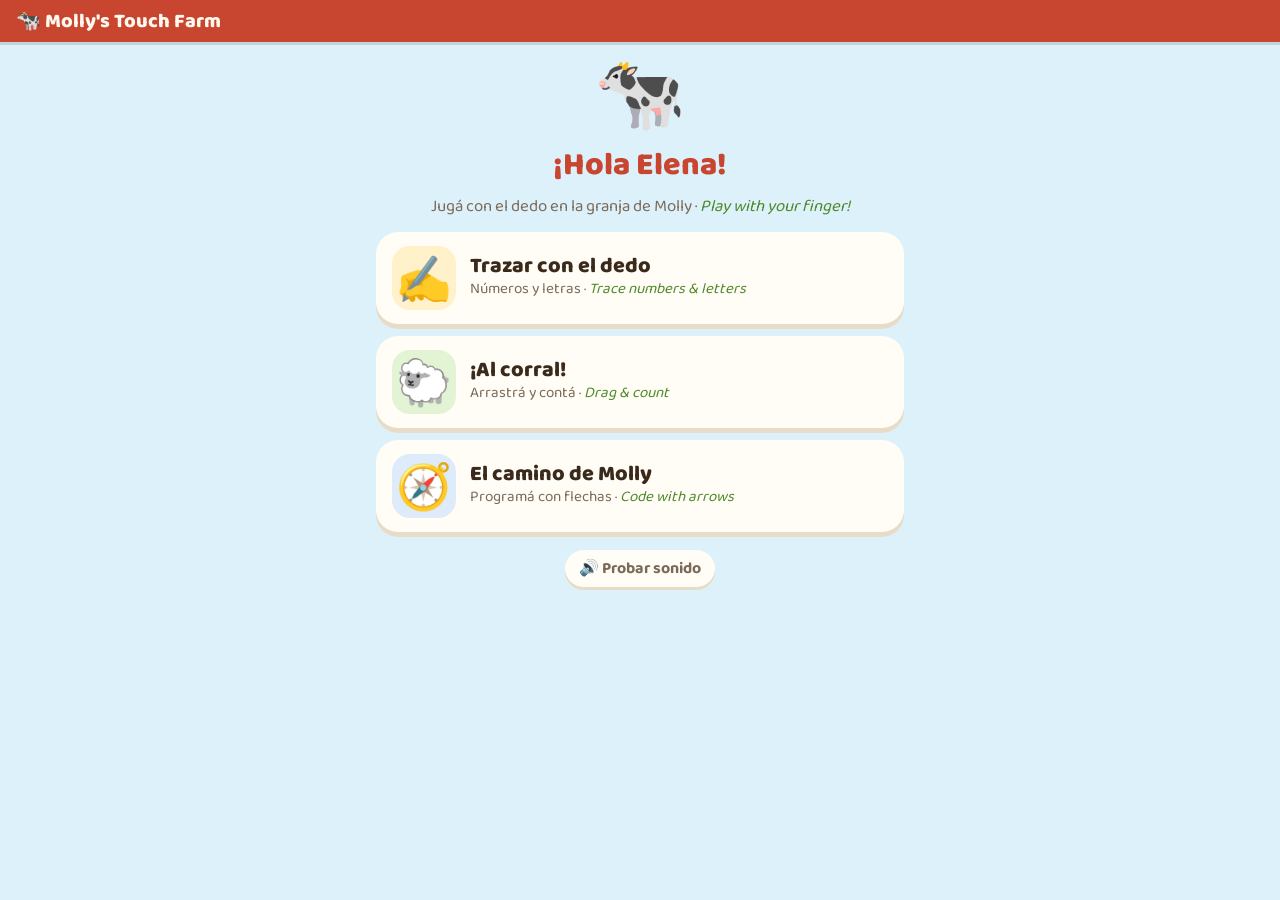
<file: contexto/documentos/Mollys_Touch_Farm.html>
<!DOCTYPE html>
<html lang="es">
<head>
<meta charset="UTF-8">
<meta name="viewport" content="width=device-width, initial-scale=1.0, maximum-scale=1.0, user-scalable=no, viewport-fit=cover">
<meta name="mobile-web-app-capable" content="yes">
<meta name="apple-mobile-web-app-capable" content="yes">
<title>Molly's Touch Farm</title>
<link rel="stylesheet" href="https://fonts.googleapis.com/css2?family=Baloo+2:wght@500;700;800&display=swap">
<style>
/* Layout: one-screen app — barra superior fija, área de juego que llena el resto, botones grandes para dedos de 5 años.
   Single bright "día de campo" look, deliberately light-only. */
:root {
  --sky:    #DDF1FB;
  --grass:  #7BC043;
  --grass-d:#4E8A2A;
  --barn:   #C8452F;
  --wheat:  #F6C445;
  --soil:   #6B4A2E;
  --paper:  #FFFDF6;
  --ink:    #3A2A1C;
  --muted:  #7A6A58;
  --ok:     #2E9E4F;
  --oops:   #D9534F;
  --line:   #E6DCC8;
  --display: 'Baloo 2', 'Comic Sans MS', 'Chalkboard SE', 'Arial Rounded MT Bold', sans-serif;
  --body:    'Baloo 2', 'Comic Sans MS', 'Arial Rounded MT Bold', Arial, sans-serif;
  color-scheme: light;
}
[hidden] { display:none!important; }
* { box-sizing:border-box; -webkit-tap-highlight-color:transparent; }
html, body { height:100%; }
body {
  margin:0; background:var(--sky); color:var(--ink); font-family:var(--body);
  -webkit-user-select:none; user-select:none; overscroll-behavior:none;
}
button { font-family:inherit; color:inherit; }
button:focus-visible { outline:4px solid var(--wheat); outline-offset:2px; }

.app { min-height:100%; display:flex; flex-direction:column; }

/* TOP BAR */
.bar {
  position:sticky; top:env(safe-area-inset-top,0px); z-index:5;
  display:flex; align-items:center; gap:10px; padding:10px 16px;
  background:var(--barn); color:#FFF8EC;
  box-shadow:0 3px 0 rgba(0,0,0,.12);
}
.bar h1 { font-family:var(--display); font-size:1.25rem; margin:0; flex:1; line-height:1.1; font-weight:800; }
.bar .round { font-size:.95rem; font-weight:700; background:rgba(255,255,255,.18); border-radius:999px; padding:2px 12px; white-space:nowrap; }
.icon-btn {
  width:48px; height:48px; border-radius:14px; border:none; background:rgba(255,255,255,.2);
  font-size:1.5rem; display:grid; place-items:center; cursor:pointer; color:#FFF8EC;
}

/* SCREENS */
.screen { flex:1; display:flex; flex-direction:column; padding:14px 16px 20px; gap:12px; max-width:560px; width:100%; margin:0 auto; }
.screen[hidden] { display:none!important; }

/* HOME */
.hero { text-align:center; padding-top:6px; }
.hero .molly { font-size:4.6rem; line-height:1; display:inline-block; animation:bob 2.4s ease-in-out infinite; }
.hero h2 { font-family:var(--display); font-size:2rem; margin:4px 0 0; font-weight:800; color:var(--barn); text-wrap:balance; }
.hero p { margin:2px 0 0; color:var(--muted); font-size:1.05rem; }
.hero p em { color:var(--grass-d); }
.tiles { display:grid; gap:12px; }
.tile {
  display:flex; align-items:center; gap:14px; text-align:left; width:100%;
  padding:14px 16px; border-radius:22px; border:none; cursor:pointer;
  background:var(--paper); box-shadow:0 5px 0 var(--line);
  transition:transform .12s;
}
.tile:active { transform:translateY(3px); box-shadow:0 2px 0 var(--line); }
.tile .ti { font-size:2.8rem; width:64px; height:64px; display:grid; place-items:center; border-radius:18px; flex-shrink:0; }
.tile .tt { font-family:var(--display); font-size:1.35rem; font-weight:800; line-height:1.1; }
.tile .ts { font-size:.95rem; color:var(--muted); line-height:1.2; }
.tile .ts em { color:var(--grass-d); }
.ti.trace  { background:#FFF1C9; }
.ti.corral { background:#E3F4D4; }
.ti.path   { background:#DDEBFA; }
.home-note { text-align:center; font-size:.9rem; color:var(--muted); }

/* PROMPT */
.prompt { text-align:center; }
.prompt .big { font-family:var(--display); font-size:1.6rem; font-weight:800; line-height:1.15; text-wrap:balance; }
.prompt .en  { color:var(--grass-d); font-style:italic; font-size:1.05rem; }
.speak {
  border:none; background:var(--paper); border-radius:999px; padding:6px 14px; font-size:1rem;
  box-shadow:0 3px 0 var(--line); cursor:pointer; margin-top:6px; font-weight:700;
}

/* TRACE */
.trace-wrap { position:relative; width:100%; max-width:420px; margin:0 auto; aspect-ratio:1/1; max-height:58vh; }
.trace-wrap svg { width:100%; height:100%; display:block; touch-action:none; background:var(--paper); border-radius:28px; box-shadow:0 6px 0 var(--line); }
.trace-hint { position:absolute; left:0; right:0; bottom:10px; text-align:center; font-size:1.8rem; pointer-events:none; }

/* CORRAL */
.field {
  position:relative; width:100%; flex:1; min-height:380px; border-radius:28px; overflow:hidden; touch-action:none;
  background:linear-gradient(var(--grass) 0 0) top/100% 100% no-repeat;
  box-shadow:0 6px 0 var(--grass-d);
}
.pen {
  position:absolute; left:50%; bottom:14px; transform:translateX(-50%);
  width:64%; height:36%; border:6px solid var(--soil); border-top-style:dashed; border-radius:16px;
  background:rgba(255,255,255,.18); display:flex; align-items:flex-start; justify-content:center;
}
.pen-count {
  margin-top:-22px; background:var(--soil); color:#FFF8EC; font-family:var(--display); font-weight:800;
  font-size:1.3rem; border-radius:999px; padding:0 16px; line-height:1.6;
}
.critter {
  position:absolute; font-size:3rem; line-height:1; width:60px; height:60px; display:grid; place-items:center;
  cursor:grab; touch-action:none; transition:transform .1s; filter:drop-shadow(0 3px 0 rgba(0,0,0,.18));
}
.critter.drag { transform:scale(1.25); z-index:3; cursor:grabbing; }
.done-btn {
  border:none; border-radius:20px; padding:14px; font-size:1.4rem; font-weight:800; font-family:var(--display);
  background:var(--wheat); color:var(--ink); box-shadow:0 5px 0 #C99A1E; cursor:pointer;
}
.done-btn:active { transform:translateY(3px); box-shadow:0 2px 0 #C99A1E; }

/* PATH */
.grid {
  display:grid; gap:6px; width:100%; max-width:380px; margin:0 auto; padding:8px; border-radius:22px;
  background:var(--grass-d);
}
.cell { aspect-ratio:1/1; background:var(--grass); border-radius:12px; display:grid; place-items:center; font-size:2rem; position:relative; }
.cell.trail::after { content:''; position:absolute; width:22%; height:22%; border-radius:50%; background:rgba(255,255,255,.65); }
.program {
  min-height:64px; background:var(--paper); border-radius:18px; box-shadow:0 4px 0 var(--line);
  display:flex; flex-wrap:wrap; gap:6px; padding:8px; align-items:center;
}
.program .empty { color:var(--muted); font-size:1rem; padding-left:6px; }
.chip { font-size:1.6rem; width:44px; height:44px; border-radius:12px; background:#EEF6FF; display:grid; place-items:center; }
.chip.now { background:var(--wheat); transform:scale(1.12); }
.pad { display:grid; grid-template-columns:repeat(4,1fr); gap:10px; }
.pad button {
  border:none; border-radius:18px; background:var(--paper); box-shadow:0 5px 0 var(--line);
  font-size:2.2rem; height:72px; cursor:pointer;
}
.pad button:active { transform:translateY(3px); box-shadow:0 2px 0 var(--line); }
.run-row { display:grid; grid-template-columns:1fr 2fr; gap:10px; }
.run-row button { border:none; border-radius:18px; height:64px; font-size:1.3rem; font-weight:800; font-family:var(--display); cursor:pointer; }
.btn-undo { background:#F3E6E1; color:var(--barn); box-shadow:0 5px 0 #DCC6BE; }
.btn-run  { background:var(--ok); color:#fff; box-shadow:0 5px 0 #1F7438; }
.run-row button:disabled { opacity:.5; }

/* PARENT GUIDE */
details.guide { background:#FFF7DC; border-radius:16px; padding:8px 14px; font-size:.95rem; line-height:1.4; }
details.guide summary { cursor:pointer; font-weight:700; color:var(--soil); }
details.guide p { margin:6px 0 0; max-width:65ch; }

/* TOAST */
.toast {
  position:fixed; inset:0; display:grid; place-items:center; z-index:20; background:rgba(58,42,28,.35);
  padding:16px;
}
.toast[hidden] { display:none!important; }
.toast-card {
  background:var(--paper); border-radius:28px; padding:22px 26px; text-align:center; max-width:340px; width:100%;
  box-shadow:0 8px 0 var(--line); animation:pop .35s ease;
}
.toast-card .te { font-size:4rem; line-height:1; }
.toast-card .tm { font-family:var(--display); font-size:1.6rem; font-weight:800; margin-top:6px; text-wrap:balance; }
.toast-card .tm2 { color:var(--grass-d); font-style:italic; }
.toast-card button {
  margin-top:14px; border:none; border-radius:18px; padding:12px 26px; font-size:1.3rem; font-weight:800;
  font-family:var(--display); background:var(--ok); color:#fff; box-shadow:0 5px 0 #1F7438; cursor:pointer;
}
.toast-card.oops button { background:var(--barn); box-shadow:0 5px 0 #8E2E1E; }

.stars { text-align:center; font-size:1.6rem; letter-spacing:2px; }

@keyframes bob { 0%,100%{transform:translateY(0)} 50%{transform:translateY(-6px)} }
@keyframes pop { 0%{transform:scale(.7);opacity:0} 80%{transform:scale(1.05)} 100%{transform:scale(1);opacity:1} }
@keyframes pulse { 0%,100%{r:4} 50%{r:6.5} }
@media (prefers-reduced-motion: reduce) { *,*::before,*::after { animation:none!important; transition:none!important; } }
</style>
</head>
<body>
<div class="app">
  <div class="bar">
    <button class="icon-btn" id="homeBtn" aria-label="Volver al inicio" hidden>🏠</button>
    <h1 id="barTitle">🐄 Molly's Touch Farm</h1>
    <span class="round" id="roundTag" hidden></span>
  </div>

  <!-- HOME -->
  <section class="screen" id="home">
    <div class="hero">
      <span class="molly">🐄</span>
      <h2>¡Hola Elena!</h2>
      <p>Jugá con el dedo en la granja de Molly · <em>Play with your finger!</em></p>
    </div>
    <div class="tiles">
      <button class="tile" data-go="trace">
        <span class="ti trace">✍️</span>
        <span><span class="tt">Trazar con el dedo</span><br><span class="ts">Números y letras · <em>Trace numbers &amp; letters</em></span></span>
      </button>
      <button class="tile" data-go="corral">
        <span class="ti corral">🐑</span>
        <span><span class="tt">¡Al corral!</span><br><span class="ts">Arrastrá y contá · <em>Drag &amp; count</em></span></span>
      </button>
      <button class="tile" data-go="path">
        <span class="ti path">🧭</span>
        <span><span class="tt">El camino de Molly</span><br><span class="ts">Programá con flechas · <em>Code with arrows</em></span></span>
      </button>
    </div>
    <div class="home-note">
      <button class="speak" id="soundTest">🔊 Probar sonido</button>
      <div id="soundMsg" style="margin-top:6px"></div>
    </div>
  </section>

  <!-- TRACE -->
  <section class="screen" id="trace" hidden>
    <div class="prompt">
      <div class="big" id="trPrompt"></div>
      <div class="en" id="trPromptEn"></div>
      <button class="speak" id="trSpeak">🔊 Escuchar</button>
    </div>
    <div class="trace-wrap">
      <svg id="trSvg" viewBox="0 0 100 100" aria-label="Zona para trazar"></svg>
      <div class="trace-hint" id="trHint"></div>
    </div>
    <div class="run-row">
      <button class="btn-undo" id="trReset">↺ Borrar</button>
      <button class="btn-run" id="trSkip" style="background:var(--wheat);color:var(--ink);box-shadow:0 5px 0 #C99A1E">Saltar ▶</button>
    </div>
    <details class="guide">
      <summary>👨‍👩‍👧 Para papá y mamá</summary>
      <p><strong>Pre-escritura.</strong> Trazar con el dedo entrena la dirección del trazo (de arriba hacia abajo, de izquierda a derecha) antes de usar el lápiz. El punto verde marca dónde empezar y el amarillo que late, hacia dónde seguir: si el dedo se va del camino, no pasa nada, solo avanza cuando vuelve.</p>
      <p>💡 Que diga el número o la letra en voz alta mientras traza. Después, que lo haga en el aire con el dedo grande y luego en papel con crayón.</p>
    </details>
  </section>

  <!-- CORRAL -->
  <section class="screen" id="corral" hidden>
    <div class="prompt">
      <div class="big" id="coPrompt"></div>
      <div class="en" id="coPromptEn"></div>
      <button class="speak" id="coSpeak">🔊 Escuchar</button>
    </div>
    <div class="field" id="coField">
      <div class="pen" id="coPen"><span class="pen-count" id="coCount">0</span></div>
    </div>
    <button class="done-btn" id="coDone">¡Listo! ✅</button>
    <details class="guide">
      <summary>👨‍👩‍👧 Para papá y mamá</summary>
      <p><strong>Conteo con objetos y "parar a tiempo".</strong> Hay más animales de los que se piden, así que no alcanza con meter todos: tiene que contar y frenar en el número justo. El celular dice el número en voz alta cada vez que un animal entra. Si se pasa, puede sacar uno arrastrándolo afuera.</p>
      <p>💡 Pedile que cuente en voz alta junto con el celular. Antes de tocar "¡Listo!", preguntá: "¿Cuántos pediste? ¿Cuántos hay?"</p>
    </details>
  </section>

  <!-- PATH -->
  <section class="screen" id="path" hidden>
    <div class="prompt">
      <div class="big">Llevá a Molly al pasto 🌾</div>
      <div class="en">Take Molly to the grass · cuidado con las piedras 🪨</div>
    </div>
    <div class="grid" id="paGrid"></div>
    <div class="program" id="paProgram"></div>
    <div class="pad">
      <button data-d="L" aria-label="Izquierda">⬅️</button>
      <button data-d="U" aria-label="Arriba">⬆️</button>
      <button data-d="D" aria-label="Abajo">⬇️</button>
      <button data-d="R" aria-label="Derecha">➡️</button>
    </div>
    <div class="run-row">
      <button class="btn-undo" id="paUndo">⌫ Borrar</button>
      <button class="btn-run" id="paRun">▶ ¡Andá, Molly!</button>
    </div>
    <details class="guide">
      <summary>👨‍👩‍👧 Para papá y mamá</summary>
      <p><strong>Programar es planear antes de actuar.</strong> Elena arma la lista de flechas (el programa) y recién cuando aprieta ▶ Molly la ejecuta paso a paso. Si choca o no llega, se corrige el programa y se prueba de nuevo: eso es "debuggear". Es la misma idea que los niveles de secuencias, pero ahora ella escribe el programa.</p>
      <p>💡 Antes de tocar flechas, que muestre el camino con el dedo sobre la grilla y cuente los pasos: "dos a la derecha, uno abajo". Equivocarse y corregir es parte del juego.</p>
    </details>
  </section>
</div>

<div class="toast" id="toast" hidden>
  <div class="toast-card" id="toastCard">
    <div class="te" id="toastE"></div>
    <div class="tm" id="toastM"></div>
    <div class="tm2" id="toastM2"></div>
    <button id="toastBtn">Seguir ▶</button>
  </div>
</div>

<script>
// ===================================================================
// VOZ
// ===================================================================
var voices=[], HAS_TTS=('speechSynthesis' in window) && ('SpeechSynthesisUtterance' in window);
function loadVoices(){ try{ voices=speechSynthesis.getVoices()||[]; }catch(e){} }
if(HAS_TTS){ try{ loadVoices(); speechSynthesis.addEventListener('voiceschanged',loadVoices); }catch(e){} }
function pickVoice(lang){
  var L=lang.toLowerCase(), pre=L.slice(0,2);
  return voices.find(function(v){return (v.lang||'').toLowerCase().replace('_','-')===L;})
      || voices.find(function(v){return (v.lang||'').toLowerCase().indexOf(pre)===0 && v.localService;})
      || voices.find(function(v){return (v.lang||'').toLowerCase().indexOf(pre)===0;});
}
function utter(text,lang){
  var u=new SpeechSynthesisUtterance(text);
  u.lang=lang; u.rate=.9; u.pitch=1.1; u.volume=1;
  var v=pickVoice(lang); if(v) u.voice=v;
  return u;
}
var speakTimer=null;
// Habla una lista de [texto, idioma]. En Android, cancel() seguido de speak() en el mismo instante
// a veces descarta el audio: por eso esperamos un momento después de cancelar.
function speakList(list){
  if(!HAS_TTS) return;
  try{ speechSynthesis.cancel(); }catch(e){}
  clearTimeout(speakTimer);
  speakTimer=setTimeout(function(){
    try{
      if(!voices.length) loadVoices();
      list.forEach(function(it){ if(it[0]) speechSynthesis.speak(utter(it[0],it[1])); });
      speechSynthesis.resume();
    }catch(e){}
  },120);
}
function say(text,lang){ speakList([[text,lang||'es-AR']]); }
function sayBoth(es,en){ speakList([[es,'es-AR'],[en,'en-US']]); }
document.getElementById('soundTest').addEventListener('click',function(){
  var m=document.getElementById('soundMsg');
  if(!HAS_TTS){ m.innerHTML='🔇 Este navegador no tiene voz. Abrilo en <strong>Chrome</strong> (no desde WhatsApp ni Drive).'; return; }
  loadVoices();
  sayBoth('¡Hola Elena! Soy Molly','Hello! I am Molly');
  var es=pickVoice('es-AR'), en=pickVoice('en-US');
  m.textContent='Voces: '+(es?'español ✅':'español ❌')+' · '+(en?'inglés ✅':'inglés ❌')+'  — si no se escucha, subí el volumen multimedia.';
});
var NUM_ES=['cero','uno','dos','tres','cuatro','cinco','seis','siete','ocho','nueve','diez'];
var NUM_EN=['zero','one','two','three','four','five','six','seven','eight','nine','ten'];

// ===================================================================
// NAVEGACIÓN + TOAST
// ===================================================================
var SCREENS=['home','trace','corral','path'];
var TITLES={home:"🐄 Molly's Touch Farm",trace:'✍️ Trazar',corral:'🐑 ¡Al corral!',path:'🧭 El camino de Molly'};
function show(id){
  SCREENS.forEach(function(s){ document.getElementById(s).hidden=(s!==id); });
  document.getElementById('barTitle').textContent=TITLES[id];
  document.getElementById('homeBtn').hidden=(id==='home');
  document.getElementById('roundTag').hidden=(id==='home');
  window.scrollTo(0,0);
  if(id==='trace') trStart();
  if(id==='corral') coStart();
  if(id==='path') paStart();
}
document.querySelectorAll('[data-go]').forEach(function(b){ b.addEventListener('click',function(){ show(b.dataset.go); }); });
document.getElementById('homeBtn').addEventListener('click',function(){ if(HAS_TTS){try{speechSynthesis.cancel();}catch(e){}} show('home'); });
function setRound(i,n){ document.getElementById('roundTag').textContent=(i+1)+' / '+n; }

var toastCb=null;
function toast(ok,emoji,msg,msg2,btn,cb){
  var c=document.getElementById('toastCard');
  c.classList.toggle('oops',!ok);
  document.getElementById('toastE').textContent=emoji;
  document.getElementById('toastM').textContent=msg;
  document.getElementById('toastM2').textContent=msg2||'';
  document.getElementById('toastBtn').textContent=btn||'Seguir ▶';
  toastCb=cb; document.getElementById('toast').hidden=false;
}
document.getElementById('toastBtn').addEventListener('click',function(){
  document.getElementById('toast').hidden=true; var cb=toastCb; toastCb=null; if(cb) cb();
});
function finish(game,emoji){
  toast(true,'🏆','¡Terminaste! ¡Muy bien, Elena!','You did it! '+emoji,'🏠 Volver',function(){ show('home'); });
  sayBoth('¡Terminaste! ¡Muy bien, Elena!','Great job!');
}

// ===================================================================
// 1. TRAZAR
// ===================================================================
function arc(cx,cy,r,a0,a1){
  var pts=[], step=(a1>a0?12:-12);
  for(var a=a0; (step>0? a<=a1 : a>=a1); a+=step){ var t=a*Math.PI/180; pts.push([cx+r*Math.cos(t), cy+r*Math.sin(t)]); }
  var t1=a1*Math.PI/180; pts.push([cx+r*Math.cos(t1), cy+r*Math.sin(t1)]);
  return pts;
}
var GLYPHS=[
  { g:'1', es:'el número uno', en:'number one', count:'🐔', n:1,
    strokes:[[[38,28],[52,15],[52,86]]] },
  { g:'2', es:'el número dos', en:'number two', count:'🐷', n:2,
    strokes:[arc(50,36,20,190,385).concat([[30,86],[72,86]])] },
  { g:'3', es:'el número tres', en:'number three', count:'🐑', n:3,
    strokes:[arc(48,32,17,200,450).concat(arc(48,67,19,270,515).slice(1))] },
  { g:'5', es:'el número cinco', en:'number five', count:'🥚', n:5,
    strokes:[[[68,16],[37,16],[35,46]].concat(arc(50,64,21,238,495).slice(1))] },
  { g:'7', es:'el número siete', en:'number seven', count:'🌻', n:7,
    strokes:[[[28,18],[72,18],[42,86]]] },
  { g:'C', es:'la letra C, de cow, vaca', en:'C. C is for cow', emoji:'🐄', word:'COW',
    strokes:[arc(52,51,32,318,42)] },
  { g:'L', es:'la letra L, de lamb, corderito', en:'L. L is for lamb', emoji:'🐑', word:'LAMB',
    strokes:[[[34,15],[34,85],[72,85]]] },
  { g:'M', es:'la letra M, de Molly', en:'M. M is for Molly', emoji:'🐄', word:'MOLLY',
    strokes:[[[24,86],[24,16],[50,56],[76,16],[76,86]]] },
  { g:'T', es:'la letra T, de tractor', en:'T. T is for tractor', emoji:'🚜', word:'TRACTOR',
    strokes:[[[22,18],[78,18]],[[50,18],[50,86]]] },
];
function densify(pl,gap){
  var out=[pl[0]];
  for(var i=1;i<pl.length;i++){
    var a=pl[i-1], b=pl[i], d=Math.hypot(b[0]-a[0],b[1]-a[1]), n=Math.max(1,Math.round(d/gap));
    for(var k=1;k<=n;k++) out.push([a[0]+(b[0]-a[0])*k/n, a[1]+(b[1]-a[1])*k/n]);
  }
  return out;
}
var tr={i:0, stroke:0, idx:0, pts:[], drawing:false, ink:null, done:false};
var svgNS='http://www.w3.org/2000/svg';
function el(tag,attrs){ var e=document.createElementNS(svgNS,tag); for(var k in attrs) e.setAttribute(k,attrs[k]); return e; }
function ptsStr(p){ return p.map(function(q){return q[0].toFixed(1)+','+q[1].toFixed(1);}).join(' '); }

function trStart(){ tr.i=0; trRender(); }
function trRender(){
  var G=GLYPHS[tr.i]; setRound(tr.i,GLYPHS.length);
  tr.stroke=0; tr.idx=0; tr.done=false;
  tr.pts=G.strokes.map(function(s){ return densify(s,6); });
  var isNum=!!G.count;
  document.getElementById('trPrompt').textContent= isNum ? 'Trazá el '+G.g+'  '+Array(G.n).fill(G.count).join('') : 'Trazá la '+G.g+' · '+G.emoji+' '+G.word;
  document.getElementById('trPromptEn').textContent= isNum ? 'Trace number '+G.g+' — '+NUM_EN[G.n] : 'Trace the letter '+G.g+' — '+G.g+' is for '+G.word.toLowerCase();
  var svg=document.getElementById('trSvg'); svg.innerHTML='';
  // guía
  G.strokes.forEach(function(s){
    svg.appendChild(el('polyline',{points:ptsStr(s),fill:'none',stroke:'#EFE6D2','stroke-width':14,'stroke-linecap':'round','stroke-linejoin':'round'}));
  });
  tr.pts.forEach(function(p,si){
    p.forEach(function(q){ svg.appendChild(el('circle',{cx:q[0],cy:q[1],r:1.3,fill:'#C9B99A'})); });
    // número de trazo
    svg.appendChild(el('circle',{cx:p[0][0],cy:p[0][1],r:5.2,fill:si===0?'#2E9E4F':'#9CCFA9'}));
    var t=el('text',{x:p[0][0],y:p[0][1]+2.1,'text-anchor':'middle','font-size':'6','font-weight':'800',fill:'#fff','font-family':'Arial'}); t.textContent=si+1; svg.appendChild(t);
  });
  tr.doneLine=el('polyline',{points:'',fill:'none',stroke:'#7BC043','stroke-width':11,'stroke-linecap':'round','stroke-linejoin':'round'});
  svg.appendChild(tr.doneLine);
  tr.inkG=el('g',{}); svg.appendChild(tr.inkG);
  tr.target=el('circle',{cx:0,cy:0,r:4,fill:'#F6C445',stroke:'#C99A1E','stroke-width':1});
  tr.target.style.animation='pulse 1s infinite';
  svg.appendChild(tr.target);
  tr.doneSoFar=[];
  trUpdateTarget();
  document.getElementById('trHint').textContent='👆';
  sayBoth(isNum? 'Trazá '+G.es : 'Trazá '+G.es, isNum? NUM_EN[G.n] : G.en);
}
function trUpdateTarget(){
  var p=tr.pts[tr.stroke];
  if(!p){ tr.target.setAttribute('r',0); return; }
  var q=p[Math.min(tr.idx,p.length-1)];
  tr.target.setAttribute('cx',q[0]); tr.target.setAttribute('cy',q[1]);
}
function trPoint(ev){
  var svg=document.getElementById('trSvg'), r=svg.getBoundingClientRect();
  return [(ev.clientX-r.left)/r.width*100, (ev.clientY-r.top)/r.height*100];
}
function trAdvance(p){
  if(tr.done) return;
  var pts=tr.pts[tr.stroke], R=9, moved=true;
  while(moved && pts){
    moved=false;
    for(var look=0; look<3 && tr.idx+look<pts.length; look++){
      var q=pts[tr.idx+look];
      if(Math.hypot(p[0]-q[0],p[1]-q[1])<R){
        for(var k=0;k<=look;k++) tr.doneSoFar.push(pts[tr.idx+k]);
        tr.idx+=look+1; moved=true; break;
      }
      if(tr.idx===0) break; // el primer punto hay que tocarlo sí o sí
    }
    if(tr.idx>=pts.length){
      tr.stroke++; tr.idx=0; tr.doneSoFar.push(null);
      pts=tr.pts[tr.stroke];
      if(!pts){ trComplete(); return; }
      moved=false; // el siguiente trazo empieza con un nuevo toque
    }
  }
  // dibujar avance (segmentos separados por null)
  var segs=[[]]; tr.doneSoFar.forEach(function(q){ if(q===null) segs.push([]); else segs[segs.length-1].push(q); });
  tr.doneLine.setAttribute('points',''); // limpiamos y usamos path
  var d=segs.filter(function(s){return s.length;}).map(function(s){ return 'M'+s.map(function(q){return q[0].toFixed(1)+' '+q[1].toFixed(1);}).join(' L'); }).join(' ');
  if(!tr.donePath){ tr.donePath=el('path',{d:'',fill:'none',stroke:'#7BC043','stroke-width':11,'stroke-linecap':'round','stroke-linejoin':'round'}); tr.doneLine.parentNode.insertBefore(tr.donePath,tr.doneLine); }
  tr.donePath.setAttribute('d',d);
  trUpdateTarget();
}
function trComplete(){
  tr.done=true; trUpdateTarget();
  var G=GLYPHS[tr.i];
  document.getElementById('trHint').textContent='⭐';
  setTimeout(function(){
    var last=tr.i>=GLYPHS.length-1;
    var msg=G.count? '¡Muy bien! Es el '+G.g : '¡Muy bien! '+G.emoji+' '+G.word;
    var msg2=G.count? NUM_EN[G.n]+'!' : G.g+' is for '+G.word.toLowerCase()+'!';
    toast(true,G.count?Array(G.n).fill(G.count).join(''):G.emoji,msg,msg2,last?'🏆 Terminar':'Seguir ▶',function(){
      if(last) finish('trace','✍️'); else { tr.i++; tr.donePath=null; trRender(); }
    });
    sayBoth(G.count? '¡Muy bien! '+NUM_ES[G.n] : '¡Muy bien!', G.count? NUM_EN[G.n] : G.en);
  },250);
}
(function(){
  var svg=document.getElementById('trSvg');
  svg.addEventListener('pointerdown',function(ev){
    ev.preventDefault(); try{svg.setPointerCapture(ev.pointerId);}catch(e){}
    tr.drawing=true; document.getElementById('trHint').textContent='';
    var p=trPoint(ev);
    tr.ink=el('polyline',{points:ptsStr([p]),fill:'none',stroke:'#3B82C4','stroke-width':3,'stroke-linecap':'round','stroke-linejoin':'round',opacity:.75});
    tr.inkG.appendChild(tr.ink); tr.inkPts=[p];
    trAdvance(p);
  });
  svg.addEventListener('pointermove',function(ev){
    if(!tr.drawing) return; ev.preventDefault();
    var list=ev.getCoalescedEvents?ev.getCoalescedEvents():[ev];
    list.forEach(function(e){ var p=trPoint(e); tr.inkPts.push(p); trAdvance(p); });
    tr.ink.setAttribute('points',ptsStr(tr.inkPts));
  });
  function up(){ tr.drawing=false; }
  svg.addEventListener('pointerup',up); svg.addEventListener('pointercancel',up);
  document.getElementById('trReset').addEventListener('click',function(){ tr.donePath=null; trRender(); });
  document.getElementById('trSkip').addEventListener('click',function(){
    if(tr.i>=GLYPHS.length-1) finish('trace','✍️'); else { tr.i++; tr.donePath=null; trRender(); }
  });
  document.getElementById('trSpeak').addEventListener('click',function(){
    var G=GLYPHS[tr.i]; sayBoth('Trazá '+G.es, G.count? NUM_EN[G.n] : G.en);
  });
})();

// ===================================================================
// 2. AL CORRAL
// ===================================================================
var CORRAL=[
  { a:'🐑', n:3, total:6, es:'ovejas', en:'sheep' },
  { a:'🐔', n:5, total:8, es:'gallinas', en:'hens' },
  { a:'🐷', n:4, total:7, es:'chanchitos', en:'pigs' },
  { a:'🐄', n:6, total:9, es:'vaquitas', en:'cows' },
];
var co={i:0, inside:0};
function coStart(){ co.i=0; coRender(); }
function coRender(){
  var R=CORRAL[co.i]; setRound(co.i,CORRAL.length);
  document.getElementById('coPrompt').textContent='Meté '+R.n+' '+R.es+' en el corral';
  document.getElementById('coPromptEn').textContent='Put '+NUM_EN[R.n]+' '+R.en+' in the pen';
  var f=document.getElementById('coField');
  f.querySelectorAll('.critter').forEach(function(c){c.remove();});
  co.inside=0; coCount();
  // ubicar animales en la parte de arriba sin superponer
  requestAnimationFrame(function(){
    var W=f.clientWidth, H=f.clientHeight, top=H*0.56, placed=[];
    for(var k=0;k<R.total;k++){
      var x,y,tries=0;
      do{ x=10+Math.random()*(W-80); y=10+Math.random()*(top-80); tries++; }
      while(tries<60 && placed.some(function(p){return Math.hypot(p[0]-x,p[1]-y)<64;}));
      placed.push([x,y]);
      var c=document.createElement('div'); c.className='critter'; c.textContent=R.a;
      c.style.left=x+'px'; c.style.top=y+'px'; c.dataset.in='0';
      coDrag(c); f.appendChild(c);
    }
  });
  sayBoth('Meté '+NUM_ES[R.n]+' '+R.es+' en el corral', 'Put '+NUM_EN[R.n]+' '+R.en+' in the pen');
}
function coCount(){ document.getElementById('coCount').textContent=co.inside+' / '+CORRAL[co.i].n; }
function inPen(c){
  var p=document.getElementById('coPen').getBoundingClientRect(), r=c.getBoundingClientRect();
  var cx=r.left+r.width/2, cy=r.top+r.height/2;
  return cx>p.left && cx<p.right && cy>p.top && cy<p.bottom;
}
function coDrag(c){
  var sx,sy,ox,oy;
  c.addEventListener('pointerdown',function(ev){
    ev.preventDefault(); try{c.setPointerCapture(ev.pointerId);}catch(e){}
    sx=ev.clientX; sy=ev.clientY; ox=c.offsetLeft; oy=c.offsetTop; c.classList.add('drag');
  });
  c.addEventListener('pointermove',function(ev){
    if(!c.classList.contains('drag')) return;
    var f=document.getElementById('coField');
    var nx=Math.max(0,Math.min(f.clientWidth-60, ox+ev.clientX-sx));
    var ny=Math.max(0,Math.min(f.clientHeight-60, oy+ev.clientY-sy));
    c.style.left=nx+'px'; c.style.top=ny+'px';
  });
  function drop(){
    if(!c.classList.contains('drag')) return;
    c.classList.remove('drag');
    var was=c.dataset.in==='1', now=inPen(c);
    if(now!==was){
      c.dataset.in=now?'1':'0'; co.inside+=now?1:-1; coCount();
      if(now) say(NUM_ES[co.inside]||String(co.inside),'es-AR');
      else say('sale uno, quedan '+(NUM_ES[co.inside]||co.inside),'es-AR');
    }
  }
  c.addEventListener('pointerup',drop); c.addEventListener('pointercancel',drop);
}
document.getElementById('coDone').addEventListener('click',function(){
  var R=CORRAL[co.i], last=co.i>=CORRAL.length-1;
  if(co.inside===R.n){
    toast(true,Array(R.n).fill(R.a).join(''),'¡Perfecto! '+R.n+' '+R.es,NUM_EN[R.n]+' '+R.en+'!',last?'🏆 Terminar':'Seguir ▶',function(){
      if(last) finish('corral','🐑'); else { co.i++; coRender(); }
    });
    sayBoth('¡Perfecto! '+NUM_ES[R.n]+' '+R.es, NUM_EN[R.n]+' '+R.en);
  } else {
    var more=co.inside<R.n;
    toast(false,more?'🤔':'😅', more? 'Faltan… hay '+co.inside+', pedimos '+R.n : 'Sobran… hay '+co.inside+', pedimos '+R.n,
      more? 'Need more!' : 'Too many!', 'Probar de nuevo', null);
    sayBoth(more? 'Faltan. Hay '+NUM_ES[co.inside]+' y pedimos '+NUM_ES[R.n] : 'Sobran. Hay '+(NUM_ES[co.inside]||co.inside)+' y pedimos '+NUM_ES[R.n]);
  }
});
document.getElementById('coSpeak').addEventListener('click',function(){
  var R=CORRAL[co.i]; sayBoth('Meté '+NUM_ES[R.n]+' '+R.es+' en el corral','Put '+NUM_EN[R.n]+' '+R.en+' in the pen');
});

// ===================================================================
// 3. EL CAMINO DE MOLLY
// ===================================================================
// coordenadas [columna, fila]; grilla de 5x5
var PATHS=[
  { start:[0,2], goal:[2,2], rocks:[] },
  { start:[1,4], goal:[1,1], rocks:[] },
  { start:[0,0], goal:[2,2], rocks:[] },
  { start:[0,2], goal:[4,2], rocks:[[2,2]] },
  { start:[0,4], goal:[4,0], rocks:[[1,3],[2,2],[3,1]] },
];
var DIRS={U:[0,-1,'⬆️','arriba','up'],D:[0,1,'⬇️','abajo','down'],L:[-1,0,'⬅️','izquierda','left'],R:[1,0,'➡️','derecha','right']};
var pa={i:0, prog:[], pos:null, trail:[], running:false};
var MAXP=10;
function paStart(){ pa.i=0; paRender(); }
function paRender(){
  var P=PATHS[pa.i]; setRound(pa.i,PATHS.length);
  pa.prog=[]; pa.pos=P.start.slice(); pa.trail=[]; pa.running=false;
  paDraw(); paDrawProg(-1);
  sayBoth('Llevá a Molly al pasto','Take Molly to the grass');
}
function isRock(x,y){ return PATHS[pa.i].rocks.some(function(r){return r[0]===x&&r[1]===y;}); }
function paDraw(){
  var P=PATHS[pa.i], g=document.getElementById('paGrid'), N=5, h='';
  g.style.gridTemplateColumns='repeat('+N+',1fr)';
  for(var y=0;y<N;y++) for(var x=0;x<N;x++){
    var c='', cls='cell';
    if(pa.trail.some(function(t){return t[0]===x&&t[1]===y;})) cls+=' trail';
    if(x===P.goal[0]&&y===P.goal[1]) c='🌾';
    if(isRock(x,y)) c='🪨';
    if(x===pa.pos[0]&&y===pa.pos[1]) c='🐄';
    h+='<div class="'+cls+'">'+c+'</div>';
  }
  g.innerHTML=h;
}
function paDrawProg(now){
  var p=document.getElementById('paProgram');
  if(!pa.prog.length){ p.innerHTML='<span class="empty">Tocá las flechas para armar el camino · Tap the arrows</span>'; }
  else p.innerHTML=pa.prog.map(function(d,i){ return '<span class="chip'+(i===now?' now':'')+'">'+DIRS[d][2]+'</span>'; }).join('');
  document.getElementById('paRun').disabled=pa.running||!pa.prog.length;
  document.getElementById('paUndo').disabled=pa.running||!pa.prog.length;
}
document.querySelectorAll('.pad button').forEach(function(b){
  b.addEventListener('click',function(){
    if(pa.running||pa.prog.length>=MAXP) return;
    var d=b.dataset.d; pa.prog.push(d); paDrawProg(-1);
    say(DIRS[d][3],'es-AR');
  });
});
document.getElementById('paUndo').addEventListener('click',function(){ if(pa.running) return; pa.prog.pop(); paDrawProg(-1); });
document.getElementById('paRun').addEventListener('click',function(){
  if(pa.running||!pa.prog.length) return;
  var P=PATHS[pa.i]; pa.running=true; pa.pos=P.start.slice(); pa.trail=[P.start.slice()]; paDraw();
  var k=0;
  function step(){
    if(k>=pa.prog.length){ return end(pa.pos[0]===P.goal[0]&&pa.pos[1]===P.goal[1] ? 'win' : 'short'); }
    paDrawProg(k);
    var d=DIRS[pa.prog[k]], nx=pa.pos[0]+d[0], ny=pa.pos[1]+d[1];
    if(nx<0||ny<0||nx>4||ny>4) return end('out');
    if(isRock(nx,ny)) return end('rock');
    pa.pos=[nx,ny]; pa.trail.push([nx,ny]); paDraw();
    if(nx===P.goal[0]&&ny===P.goal[1]) return setTimeout(function(){ end('win'); },350);
    k++; setTimeout(step,550);
  }
  function end(r){
    pa.running=false; paDrawProg(-1);
    var last=pa.i>=PATHS.length-1;
    if(r==='win'){
      toast(true,'🐄🌾','¡Molly llegó al pasto!','Molly found the grass! Yum!',last?'🏆 Terminar':'Seguir ▶',function(){
        if(last) finish('path','🧭'); else { pa.i++; paRender(); }
      });
      sayBoth('¡Molly llegó al pasto!','Yum! Molly found the grass!');
      return;
    }
    var msg={rock:['🪨','¡Ups! Molly chocó con una piedra','Oops, a rock!'],
             out:['🚧','¡Ups! Molly se salió de la granja','Oops, out of the farm!'],
             short:['🤔','Molly no llegó. ¿Faltan pasos?','Not there yet!']}[r];
    toast(false,msg[0],msg[1],msg[2]+' — cambiá el programa','Volver a intentar',function(){
      pa.pos=P.start.slice(); pa.trail=[]; paDraw();
    });
    sayBoth(msg[1]);
  }
  step();
});
</script>
</body>
</html>
</file>
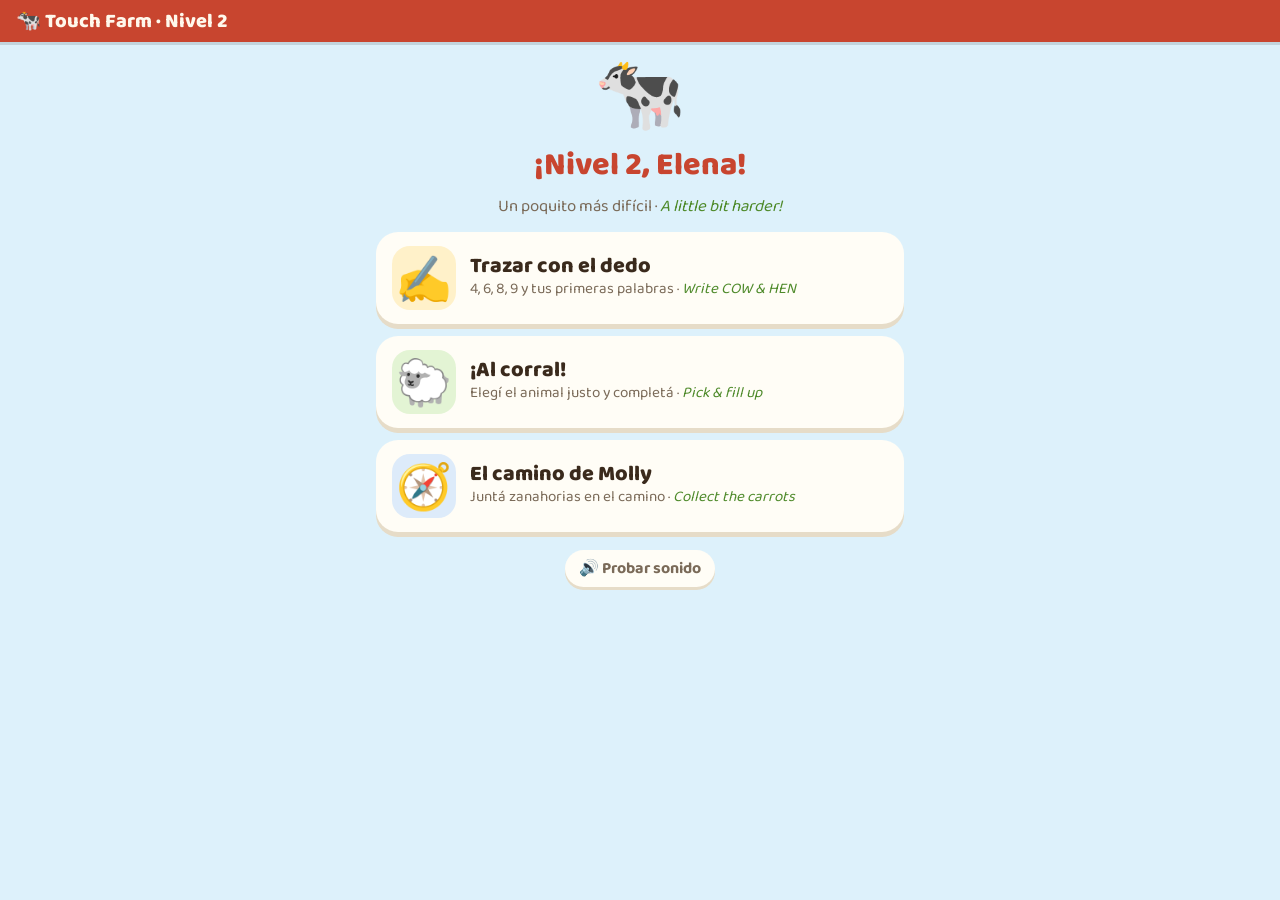
<file: contexto/documentos/Mollys_Touch_Farm_2.html>
<!DOCTYPE html>
<html lang="es">
<head>
<meta charset="UTF-8">
<meta name="viewport" content="width=device-width, initial-scale=1.0, maximum-scale=1.0, user-scalable=no, viewport-fit=cover">
<meta name="mobile-web-app-capable" content="yes">
<meta name="apple-mobile-web-app-capable" content="yes">
<title>Molly's Touch Farm 2</title>
<link rel="stylesheet" href="https://fonts.googleapis.com/css2?family=Baloo+2:wght@500;700;800&display=swap">
<style>
/* Layout: one-screen app — barra superior fija, área de juego que llena el resto, botones grandes para dedos de 5 años.
   Single bright "día de campo" look, deliberately light-only. */
:root {
  --sky:    #DDF1FB;
  --grass:  #7BC043;
  --grass-d:#4E8A2A;
  --barn:   #C8452F;
  --wheat:  #F6C445;
  --soil:   #6B4A2E;
  --paper:  #FFFDF6;
  --ink:    #3A2A1C;
  --muted:  #7A6A58;
  --ok:     #2E9E4F;
  --oops:   #D9534F;
  --line:   #E6DCC8;
  --display: 'Baloo 2', 'Comic Sans MS', 'Chalkboard SE', 'Arial Rounded MT Bold', sans-serif;
  --body:    'Baloo 2', 'Comic Sans MS', 'Arial Rounded MT Bold', Arial, sans-serif;
  color-scheme: light;
}
[hidden] { display:none!important; }
* { box-sizing:border-box; -webkit-tap-highlight-color:transparent; }
html, body { height:100%; }
body {
  margin:0; background:var(--sky); color:var(--ink); font-family:var(--body);
  -webkit-user-select:none; user-select:none; overscroll-behavior:none;
}
button { font-family:inherit; color:inherit; }
button:focus-visible { outline:4px solid var(--wheat); outline-offset:2px; }

.app { min-height:100%; display:flex; flex-direction:column; }

/* TOP BAR */
.bar {
  position:sticky; top:env(safe-area-inset-top,0px); z-index:5;
  display:flex; align-items:center; gap:10px; padding:10px 16px;
  background:var(--barn); color:#FFF8EC;
  box-shadow:0 3px 0 rgba(0,0,0,.12);
}
.bar h1 { font-family:var(--display); font-size:1.25rem; margin:0; flex:1; line-height:1.1; font-weight:800; }
.bar .round { font-size:.95rem; font-weight:700; background:rgba(255,255,255,.18); border-radius:999px; padding:2px 12px; white-space:nowrap; }
.icon-btn {
  width:48px; height:48px; border-radius:14px; border:none; background:rgba(255,255,255,.2);
  font-size:1.5rem; display:grid; place-items:center; cursor:pointer; color:#FFF8EC;
}

/* SCREENS */
.screen { flex:1; display:flex; flex-direction:column; padding:14px 16px 20px; gap:12px; max-width:560px; width:100%; margin:0 auto; }
.screen[hidden] { display:none!important; }

/* HOME */
.hero { text-align:center; padding-top:6px; }
.hero .molly { font-size:4.6rem; line-height:1; display:inline-block; animation:bob 2.4s ease-in-out infinite; }
.hero h2 { font-family:var(--display); font-size:2rem; margin:4px 0 0; font-weight:800; color:var(--barn); text-wrap:balance; }
.hero p { margin:2px 0 0; color:var(--muted); font-size:1.05rem; }
.hero p em { color:var(--grass-d); }
.tiles { display:grid; gap:12px; }
.tile {
  display:flex; align-items:center; gap:14px; text-align:left; width:100%;
  padding:14px 16px; border-radius:22px; border:none; cursor:pointer;
  background:var(--paper); box-shadow:0 5px 0 var(--line);
  transition:transform .12s;
}
.tile:active { transform:translateY(3px); box-shadow:0 2px 0 var(--line); }
.tile .ti { font-size:2.8rem; width:64px; height:64px; display:grid; place-items:center; border-radius:18px; flex-shrink:0; }
.tile .tt { font-family:var(--display); font-size:1.35rem; font-weight:800; line-height:1.1; }
.tile .ts { font-size:.95rem; color:var(--muted); line-height:1.2; }
.tile .ts em { color:var(--grass-d); }
.ti.trace  { background:#FFF1C9; }
.ti.corral { background:#E3F4D4; }
.ti.path   { background:#DDEBFA; }
.home-note { text-align:center; font-size:.9rem; color:var(--muted); }

/* PROMPT */
.prompt { text-align:center; }
.prompt .big { font-family:var(--display); font-size:1.6rem; font-weight:800; line-height:1.15; text-wrap:balance; }
.prompt .en  { color:var(--grass-d); font-style:italic; font-size:1.05rem; }
.speak {
  border:none; background:var(--paper); border-radius:999px; padding:6px 14px; font-size:1rem;
  box-shadow:0 3px 0 var(--line); cursor:pointer; margin-top:6px; font-weight:700;
}

/* TRACE */
.trace-wrap { position:relative; width:100%; max-width:420px; margin:0 auto; aspect-ratio:1/1; max-height:58vh; }
.trace-wrap svg { width:100%; height:100%; display:block; touch-action:none; background:var(--paper); border-radius:28px; box-shadow:0 6px 0 var(--line); }
.trace-hint { position:absolute; left:0; right:0; bottom:10px; text-align:center; font-size:1.8rem; pointer-events:none; }

/* CORRAL */
.field {
  position:relative; width:100%; flex:1; min-height:380px; border-radius:28px; overflow:hidden; touch-action:none;
  background:linear-gradient(var(--grass) 0 0) top/100% 100% no-repeat;
  box-shadow:0 6px 0 var(--grass-d);
}
.pen {
  position:absolute; left:50%; bottom:14px; transform:translateX(-50%);
  width:64%; height:36%; border:6px solid var(--soil); border-top-style:dashed; border-radius:16px;
  background:rgba(255,255,255,.18); display:flex; align-items:flex-start; justify-content:center;
}
.pen-count {
  margin-top:-22px; background:var(--soil); color:#FFF8EC; font-family:var(--display); font-weight:800;
  font-size:1.3rem; border-radius:999px; padding:0 16px; line-height:1.6;
}
.critter {
  position:absolute; font-size:3rem; line-height:1; width:60px; height:60px; display:grid; place-items:center;
  cursor:grab; touch-action:none; transition:transform .1s; filter:drop-shadow(0 3px 0 rgba(0,0,0,.18));
}
.critter.drag { transform:scale(1.25); z-index:3; cursor:grabbing; }
.done-btn {
  border:none; border-radius:20px; padding:14px; font-size:1.4rem; font-weight:800; font-family:var(--display);
  background:var(--wheat); color:var(--ink); box-shadow:0 5px 0 #C99A1E; cursor:pointer;
}
.done-btn:active { transform:translateY(3px); box-shadow:0 2px 0 #C99A1E; }

/* PATH */
.grid {
  display:grid; gap:6px; width:100%; max-width:380px; margin:0 auto; padding:8px; border-radius:22px;
  background:var(--grass-d);
}
.cell { aspect-ratio:1/1; background:var(--grass); border-radius:12px; display:grid; place-items:center; font-size:2rem; position:relative; }
.cell.trail::after { content:''; position:absolute; width:22%; height:22%; border-radius:50%; background:rgba(255,255,255,.65); }
.program {
  min-height:64px; background:var(--paper); border-radius:18px; box-shadow:0 4px 0 var(--line);
  display:flex; flex-wrap:wrap; gap:6px; padding:8px; align-items:center;
}
.program .empty { color:var(--muted); font-size:1rem; padding-left:6px; }
.chip { font-size:1.6rem; width:44px; height:44px; border-radius:12px; background:#EEF6FF; display:grid; place-items:center; }
.chip.now { background:var(--wheat); transform:scale(1.12); }
.pad { display:grid; grid-template-columns:repeat(4,1fr); gap:10px; }
.pad button {
  border:none; border-radius:18px; background:var(--paper); box-shadow:0 5px 0 var(--line);
  font-size:2.2rem; height:72px; cursor:pointer;
}
.pad button:active { transform:translateY(3px); box-shadow:0 2px 0 var(--line); }
.run-row { display:grid; grid-template-columns:1fr 2fr; gap:10px; }
.run-row button { border:none; border-radius:18px; height:64px; font-size:1.3rem; font-weight:800; font-family:var(--display); cursor:pointer; }
.btn-undo { background:#F3E6E1; color:var(--barn); box-shadow:0 5px 0 #DCC6BE; }
.btn-run  { background:var(--ok); color:#fff; box-shadow:0 5px 0 #1F7438; }
.run-row button:disabled { opacity:.5; }

.word-bar { display:flex; gap:8px; justify-content:center; }
.word-bar .wl { width:46px; height:52px; border-radius:12px; background:var(--paper); box-shadow:0 3px 0 var(--line);
  display:grid; place-items:center; font-family:var(--display); font-size:1.8rem; font-weight:800; color:var(--muted); }
.word-bar .wl.ok { background:#E3F4D4; color:var(--grass-d); }
.word-bar .wl.now { background:var(--wheat); color:var(--ink); }
.bag { margin-top:4px; font-weight:800; font-size:1.1rem; color:var(--soil); }
.program .chip { width:38px; height:38px; font-size:1.35rem; }
.critter { font-size:2.6rem; width:54px; height:54px; }
/* PARENT GUIDE */
details.guide { background:#FFF7DC; border-radius:16px; padding:8px 14px; font-size:.95rem; line-height:1.4; }
details.guide summary { cursor:pointer; font-weight:700; color:var(--soil); }
details.guide p { margin:6px 0 0; max-width:65ch; }

/* TOAST */
.toast {
  position:fixed; inset:0; display:grid; place-items:center; z-index:20; background:rgba(58,42,28,.35);
  padding:16px;
}
.toast[hidden] { display:none!important; }
.toast-card {
  background:var(--paper); border-radius:28px; padding:22px 26px; text-align:center; max-width:340px; width:100%;
  box-shadow:0 8px 0 var(--line); animation:pop .35s ease;
}
.toast-card .te { font-size:4rem; line-height:1; }
.toast-card .tm { font-family:var(--display); font-size:1.6rem; font-weight:800; margin-top:6px; text-wrap:balance; }
.toast-card .tm2 { color:var(--grass-d); font-style:italic; }
.toast-card button {
  margin-top:14px; border:none; border-radius:18px; padding:12px 26px; font-size:1.3rem; font-weight:800;
  font-family:var(--display); background:var(--ok); color:#fff; box-shadow:0 5px 0 #1F7438; cursor:pointer;
}
.toast-card.oops button { background:var(--barn); box-shadow:0 5px 0 #8E2E1E; }

.stars { text-align:center; font-size:1.6rem; letter-spacing:2px; }

@keyframes bob { 0%,100%{transform:translateY(0)} 50%{transform:translateY(-6px)} }
@keyframes pop { 0%{transform:scale(.7);opacity:0} 80%{transform:scale(1.05)} 100%{transform:scale(1);opacity:1} }
@keyframes pulse { 0%,100%{r:4} 50%{r:6.5} }
@media (prefers-reduced-motion: reduce) { *,*::before,*::after { animation:none!important; transition:none!important; } }
</style>
</head>
<body>
<div class="app">
  <div class="bar">
    <button class="icon-btn" id="homeBtn" aria-label="Volver al inicio" hidden>🏠</button>
    <h1 id="barTitle">🐄 Touch Farm · Nivel 2</h1>
    <span class="round" id="roundTag" hidden></span>
  </div>

  <!-- HOME -->
  <section class="screen" id="home">
    <div class="hero">
      <span class="molly">🐄</span>
      <h2>¡Nivel 2, Elena!</h2>
      <p>Un poquito más difícil · <em>A little bit harder!</em></p>
    </div>
    <div class="tiles">
      <button class="tile" data-go="trace">
        <span class="ti trace">✍️</span>
        <span><span class="tt">Trazar con el dedo</span><br><span class="ts">4, 6, 8, 9 y tus primeras palabras · <em>Write COW &amp; HEN</em></span></span>
      </button>
      <button class="tile" data-go="corral">
        <span class="ti corral">🐑</span>
        <span><span class="tt">¡Al corral!</span><br><span class="ts">Elegí el animal justo y completá · <em>Pick &amp; fill up</em></span></span>
      </button>
      <button class="tile" data-go="path">
        <span class="ti path">🧭</span>
        <span><span class="tt">El camino de Molly</span><br><span class="ts">Juntá zanahorias en el camino · <em>Collect the carrots</em></span></span>
      </button>
    </div>
    <div class="home-note">
      <button class="speak" id="soundTest">🔊 Probar sonido</button>
      <div id="soundMsg" style="margin-top:6px"></div>
    </div>
  </section>

  <!-- TRACE -->
  <section class="screen" id="trace" hidden>
    <div class="prompt">
      <div class="big" id="trPrompt"></div>
      <div class="en" id="trPromptEn"></div>
      <button class="speak" id="trSpeak">🔊 Escuchar</button>
    </div>
    <div class="word-bar" id="trWord" hidden></div>
    <div class="trace-wrap">
      <svg id="trSvg" viewBox="0 0 100 100" aria-label="Zona para trazar"></svg>
      <div class="trace-hint" id="trHint"></div>
    </div>
    <div class="run-row">
      <button class="btn-undo" id="trReset">↺ Borrar</button>
      <button class="btn-run" id="trSkip" style="background:var(--wheat);color:var(--ink);box-shadow:0 5px 0 #C99A1E">Saltar ▶</button>
    </div>
    <details class="guide">
      <summary>👨‍👩‍👧 Para papá y mamá</summary>
      <p><strong>Más curvas y primeras palabras.</strong> En el nivel 1 trazó 1, 2, 3, 5, 7 y letras sueltas. Ahora vienen números con vueltas cerradas (6, 8, 9), que son los más difíciles de trazar, y después escribe palabras enteras letra por letra: COW y HEN. Es la primera vez que ve que las letras juntas forman una palabra.</p>
      <p>💡 En el 8, el truco es "empezar arriba, bajar como una S y volver a subir". Con las palabras, que diga el sonido de cada letra y al final la palabra entera: "C… O… W… ¡cow!".</p>
    </details>
  </section>

  <!-- CORRAL -->
  <section class="screen" id="corral" hidden>
    <div class="prompt">
      <div class="big" id="coPrompt"></div>
      <div class="en" id="coPromptEn"></div>
      <button class="speak" id="coSpeak">🔊 Escuchar</button>
    </div>
    <div class="field" id="coField">
      <div class="pen" id="coPen"><span class="pen-count" id="coCount">0</span></div>
    </div>
    <button class="done-btn" id="coDone">¡Listo! ✅</button>
    <details class="guide">
      <summary>👨‍👩‍👧 Para papá y mamá</summary>
      <p><strong>Clasificar y "completar hasta".</strong> En las primeras rondas hay animales mezclados: tiene que elegir solo los pedidos y además contar (dos condiciones a la vez). En las últimas, el corral ya tiene algunos y hay que completar hasta un número: es la misma idea de "cuánto falta" de los niveles 7 y 8, pero con las manos.</p>
      <p>💡 Para completar, que siga contando desde los que ya están: "hay tres… cuatro, cinco, seis, siete". Si mete un animal equivocado, el celular le avisa.</p>
    </details>
  </section>

  <!-- PATH -->
  <section class="screen" id="path" hidden>
    <div class="prompt">
      <div class="big">Juntá las 🥕 y llevá a Molly al pasto 🌾</div>
      <div class="en">Get the carrots, then the grass · cuidado con las piedras 🪨</div>
      <div class="bag" id="paBag"></div>
    </div>
    <div class="grid" id="paGrid"></div>
    <div class="program" id="paProgram"></div>
    <div class="pad">
      <button data-d="L" aria-label="Izquierda">⬅️</button>
      <button data-d="U" aria-label="Arriba">⬆️</button>
      <button data-d="D" aria-label="Abajo">⬇️</button>
      <button data-d="R" aria-label="Derecha">➡️</button>
    </div>
    <div class="run-row">
      <button class="btn-undo" id="paUndo">⌫ Borrar</button>
      <button class="btn-run" id="paRun">▶ ¡Andá, Molly!</button>
    </div>
    <details class="guide">
      <summary>👨‍👩‍👧 Para papá y mamá</summary>
      <p><strong>Programas con un objetivo intermedio.</strong> Ahora la grilla es más grande (6×6) y antes de llegar al pasto Molly tiene que pasar por las zanahorias. Hay que planear en dos partes: primero ir a la zanahoria y desde ahí al pasto. Los programas llegan a 9 o 10 pasos. Si llega al pasto sin zanahorias, el juego se lo dice.</p>
      <p>💡 Dividir el problema: "¿cómo llego a la zanahoria?" (armar esa parte y probar), y después "¿y de la zanahoria al pasto?". Separar un problema grande en partes chicas es una idea central de la programación.</p>
    </details>
  </section>
</div>

<div class="toast" id="toast" hidden>
  <div class="toast-card" id="toastCard">
    <div class="te" id="toastE"></div>
    <div class="tm" id="toastM"></div>
    <div class="tm2" id="toastM2"></div>
    <button id="toastBtn">Seguir ▶</button>
  </div>
</div>

<script>
// ===================================================================
// VOZ
// ===================================================================
var voices=[], HAS_TTS=('speechSynthesis' in window) && ('SpeechSynthesisUtterance' in window);
function loadVoices(){ try{ voices=speechSynthesis.getVoices()||[]; }catch(e){} }
if(HAS_TTS){ try{ loadVoices(); speechSynthesis.addEventListener('voiceschanged',loadVoices); }catch(e){} }
function pickVoice(lang){
  var L=lang.toLowerCase(), pre=L.slice(0,2);
  return voices.find(function(v){return (v.lang||'').toLowerCase().replace('_','-')===L;})
      || voices.find(function(v){return (v.lang||'').toLowerCase().indexOf(pre)===0 && v.localService;})
      || voices.find(function(v){return (v.lang||'').toLowerCase().indexOf(pre)===0;});
}
function utter(text,lang){
  var u=new SpeechSynthesisUtterance(text);
  u.lang=lang; u.rate=.9; u.pitch=1.1; u.volume=1;
  var v=pickVoice(lang); if(v) u.voice=v;
  return u;
}
var speakTimer=null;
// Habla una lista de [texto, idioma]. En Android, cancel() seguido de speak() en el mismo instante
// a veces descarta el audio: por eso esperamos un momento después de cancelar.
function speakList(list){
  if(!HAS_TTS) return;
  try{ speechSynthesis.cancel(); }catch(e){}
  clearTimeout(speakTimer);
  speakTimer=setTimeout(function(){
    try{
      if(!voices.length) loadVoices();
      list.forEach(function(it){ if(it[0]) speechSynthesis.speak(utter(it[0],it[1])); });
      speechSynthesis.resume();
    }catch(e){}
  },120);
}
function say(text,lang){ speakList([[text,lang||'es-AR']]); }
function sayBoth(es,en){ speakList([[es,'es-AR'],[en,'en-US']]); }
document.getElementById('soundTest').addEventListener('click',function(){
  var m=document.getElementById('soundMsg');
  if(!HAS_TTS){ m.innerHTML='🔇 Este navegador no tiene voz. Abrilo en <strong>Chrome</strong> (no desde WhatsApp ni Drive).'; return; }
  loadVoices();
  sayBoth('¡Hola Elena! Soy Molly','Hello! I am Molly');
  var es=pickVoice('es-AR'), en=pickVoice('en-US');
  m.textContent='Voces: '+(es?'español ✅':'español ❌')+' · '+(en?'inglés ✅':'inglés ❌')+'  — si no se escucha, subí el volumen multimedia.';
});
var NUM_ES=['cero','uno','dos','tres','cuatro','cinco','seis','siete','ocho','nueve','diez'];
var NUM_EN=['zero','one','two','three','four','five','six','seven','eight','nine','ten'];

// ===================================================================
// NAVEGACIÓN + TOAST
// ===================================================================
var SCREENS=['home','trace','corral','path'];
var TITLES={home:"🐄 Touch Farm · Nivel 2",trace:'✍️ Trazar',corral:'🐑 ¡Al corral!',path:'🧭 El camino de Molly'};
function show(id){
  SCREENS.forEach(function(s){ document.getElementById(s).hidden=(s!==id); });
  document.getElementById('barTitle').textContent=TITLES[id];
  document.getElementById('homeBtn').hidden=(id==='home');
  document.getElementById('roundTag').hidden=(id==='home');
  window.scrollTo(0,0);
  if(id==='trace') trStart();
  if(id==='corral') coStart();
  if(id==='path') paStart();
}
document.querySelectorAll('[data-go]').forEach(function(b){ b.addEventListener('click',function(){ show(b.dataset.go); }); });
document.getElementById('homeBtn').addEventListener('click',function(){ if(HAS_TTS){try{speechSynthesis.cancel();}catch(e){}} show('home'); });
function setRound(i,n){ document.getElementById('roundTag').textContent=(i+1)+' / '+n; }

var toastCb=null;
function toast(ok,emoji,msg,msg2,btn,cb){
  var c=document.getElementById('toastCard');
  c.classList.toggle('oops',!ok);
  document.getElementById('toastE').textContent=emoji;
  document.getElementById('toastM').textContent=msg;
  document.getElementById('toastM2').textContent=msg2||'';
  document.getElementById('toastBtn').textContent=btn||'Seguir ▶';
  toastCb=cb; document.getElementById('toast').hidden=false;
}
document.getElementById('toastBtn').addEventListener('click',function(){
  document.getElementById('toast').hidden=true; var cb=toastCb; toastCb=null; if(cb) cb();
});
function finish(game,emoji){
  toast(true,'🏆','¡Terminaste! ¡Muy bien, Elena!','You did it! '+emoji,'🏠 Volver',function(){ show('home'); });
  sayBoth('¡Terminaste! ¡Muy bien, Elena!','Great job!');
}

// ===================================================================
// 1. TRAZAR — nivel 2: números nuevos + palabras completas
// ===================================================================
function arc(cx,cy,r,a0,a1){
  var pts=[], step=(a1>a0?12:-12);
  for(var a=a0; (step>0? a<=a1 : a>=a1); a+=step){ var t=a*Math.PI/180; pts.push([cx+r*Math.cos(t), cy+r*Math.sin(t)]); }
  var t1=a1*Math.PI/180; pts.push([cx+r*Math.cos(t1), cy+r*Math.sin(t1)]);
  return pts;
}
var SHAPES={
  '4':[[[56,14],[24,62],[76,62]],[[58,34],[58,88]]],
  '6':[[[62,14],[46,28],[35,45],[30,64]].concat(arc(50,66,20,180,-180).slice(1))],
  '8':[arc(50,31,16,270,90).concat(arc(50,67,20,270,630).slice(1)).concat(arc(50,31,16,90,-90).slice(1))],
  '9':[arc(50,34,18,0,-360).concat([[67,60],[64,88]])],
  'C':[arc(52,51,32,318,42)],
  'O':[arc(50,50,32,270,-90)],
  'W':[[[16,18],[32,84],[50,40],[68,84],[84,18]]],
  'H':[[[28,16],[28,84]],[[72,16],[72,84]],[[28,50],[72,50]]],
  'E':[[[70,16],[30,16],[30,84],[70,84]],[[30,50],[62,50]]],
  'N':[[[28,84],[28,16],[72,84],[72,16]]],
};
var NUMWORD={4:['cuatro','four','🐔'],6:['seis','six','🐑'],8:['ocho','eight','🥚'],9:['nueve','nine','🌻']};
// Cada ronda: un número, o una palabra que se escribe letra por letra
var TRACE_ROUNDS=[
  {num:'4'},{num:'6'},{num:'8'},{num:'9'},
  {word:'COW', emoji:'🐄', es:'vaca'},
  {word:'HEN', emoji:'🐔', es:'gallina'},
];
function densify(pl,gap){
  var out=[pl[0]];
  for(var i=1;i<pl.length;i++){
    var a=pl[i-1], b=pl[i], d=Math.hypot(b[0]-a[0],b[1]-a[1]), n=Math.max(1,Math.round(d/gap));
    for(var k=1;k<=n;k++) out.push([a[0]+(b[0]-a[0])*k/n, a[1]+(b[1]-a[1])*k/n]);
  }
  return out;
}
var tr={i:0, li:0, stroke:0, idx:0, pts:[], drawing:false, done:false};
var svgNS='http://www.w3.org/2000/svg';
function el(tag,attrs){ var e=document.createElementNS(svgNS,tag); for(var k in attrs) e.setAttribute(k,attrs[k]); return e; }
function ptsStr(p){ return p.map(function(q){return q[0].toFixed(1)+','+q[1].toFixed(1);}).join(' '); }
function curGlyph(){ var R=TRACE_ROUNDS[tr.i]; return R.num || R.word[tr.li]; }

function trStart(){ tr.i=0; tr.li=0; trRender(true); }
function trWordBar(){
  var R=TRACE_ROUNDS[tr.i], w=document.getElementById('trWord');
  if(!R.word){ w.hidden=true; return; }
  w.hidden=false;
  w.innerHTML=R.word.split('').map(function(ch,k){
    return '<span class="wl'+(k<tr.li?' ok':'')+(k===tr.li?' now':'')+'">'+(k<=tr.li?ch:'_')+'</span>';
  }).join('');
}
function trRender(announce){
  var R=TRACE_ROUNDS[tr.i], g=curGlyph(); setRound(tr.i,TRACE_ROUNDS.length);
  tr.stroke=0; tr.idx=0; tr.done=false; tr.donePath=null;
  tr.pts=SHAPES[g].map(function(s){ return densify(s,6); });
  if(R.num){
    var nw=NUMWORD[R.num];
    document.getElementById('trPrompt').textContent='Trazá el '+R.num+'  '+Array(+R.num).fill(nw[2]).join('');
    document.getElementById('trPromptEn').textContent='Trace number '+R.num+' — '+nw[1];
  } else {
    document.getElementById('trPrompt').textContent='Escribí '+R.word+' '+R.emoji+' · letra '+g;
    document.getElementById('trPromptEn').textContent='Write the word '+R.word.toLowerCase()+' — '+R.es+' · letter '+g;
  }
  trWordBar();
  var svg=document.getElementById('trSvg'); svg.innerHTML='';
  SHAPES[g].forEach(function(s){
    svg.appendChild(el('polyline',{points:ptsStr(s),fill:'none',stroke:'#EFE6D2','stroke-width':14,'stroke-linecap':'round','stroke-linejoin':'round'}));
  });
  tr.pts.forEach(function(p,si){
    p.forEach(function(q){ svg.appendChild(el('circle',{cx:q[0],cy:q[1],r:1.3,fill:'#C9B99A'})); });
    svg.appendChild(el('circle',{cx:p[0][0],cy:p[0][1],r:5.2,fill:si===0?'#2E9E4F':'#9CCFA9'}));
    var t=el('text',{x:p[0][0],y:p[0][1]+2.1,'text-anchor':'middle','font-size':'6','font-weight':'800',fill:'#fff','font-family':'Arial'}); t.textContent=si+1; svg.appendChild(t);
  });
  tr.layer=el('g',{}); svg.appendChild(tr.layer);
  tr.inkG=el('g',{}); svg.appendChild(tr.inkG);
  tr.target=el('circle',{cx:0,cy:0,r:4,fill:'#F6C445',stroke:'#C99A1E','stroke-width':1});
  tr.target.style.animation='pulse 1s infinite';
  svg.appendChild(tr.target);
  tr.doneSoFar=[];
  trUpdateTarget();
  document.getElementById('trHint').textContent='👆';
  if(announce!==false){
    if(R.num) sayBoth('Trazá el '+NUMWORD[R.num][0], NUMWORD[R.num][1]);
    else if(tr.li===0) sayBoth('Vamos a escribir '+R.word.split('').join(', ')+'. '+R.es, R.word.toLowerCase()+'. '+g);
    else say(g, 'en-US');
  }
}
function trUpdateTarget(){
  var p=tr.pts[tr.stroke];
  if(!p){ tr.target.setAttribute('r',0); return; }
  var q=p[Math.min(tr.idx,p.length-1)];
  tr.target.setAttribute('cx',q[0]); tr.target.setAttribute('cy',q[1]);
}
function trPoint(ev){
  var r=document.getElementById('trSvg').getBoundingClientRect();
  return [(ev.clientX-r.left)/r.width*100, (ev.clientY-r.top)/r.height*100];
}
function trAdvance(p){
  if(tr.done) return;
  var pts=tr.pts[tr.stroke], R=9, moved=true;
  while(moved && pts){
    moved=false;
    for(var look=0; look<3 && tr.idx+look<pts.length; look++){
      var q=pts[tr.idx+look];
      if(Math.hypot(p[0]-q[0],p[1]-q[1])<R){
        for(var k=0;k<=look;k++) tr.doneSoFar.push(pts[tr.idx+k]);
        tr.idx+=look+1; moved=true; break;
      }
      if(tr.idx===0) break;
    }
    if(tr.idx>=pts.length){
      tr.stroke++; tr.idx=0; tr.doneSoFar.push(null);
      pts=tr.pts[tr.stroke];
      if(!pts){ trComplete(); return; }
      moved=false;
    }
  }
  var segs=[[]]; tr.doneSoFar.forEach(function(q){ if(q===null) segs.push([]); else segs[segs.length-1].push(q); });
  var d=segs.filter(function(s){return s.length;}).map(function(s){ return 'M'+s.map(function(q){return q[0].toFixed(1)+' '+q[1].toFixed(1);}).join(' L'); }).join(' ');
  if(!tr.donePath){ tr.donePath=el('path',{d:'',fill:'none',stroke:'#7BC043','stroke-width':11,'stroke-linecap':'round','stroke-linejoin':'round'}); tr.layer.appendChild(tr.donePath); }
  tr.donePath.setAttribute('d',d);
  trUpdateTarget();
}
function trNextRound(){
  if(tr.i>=TRACE_ROUNDS.length-1) finish('trace','✍️');
  else { tr.i++; tr.li=0; trRender(); }
}
function trComplete(){
  tr.done=true; trUpdateTarget();
  var R=TRACE_ROUNDS[tr.i];
  document.getElementById('trHint').textContent='⭐';
  // palabra: pasar a la siguiente letra sin cartel
  if(R.word && tr.li<R.word.length-1){
    tr.li++; trWordBar();
    setTimeout(function(){ trRender(); },500);
    return;
  }
  if(R.word){ tr.li=R.word.length; trWordBar(); }
  setTimeout(function(){
    var last=tr.i>=TRACE_ROUNDS.length-1, btn=last?'🏆 Terminar':'Seguir ▶';
    if(R.num){
      var nw=NUMWORD[R.num];
      toast(true,Array(+R.num).fill(nw[2]).join(''),'¡Muy bien! Es el '+R.num,nw[1]+'!',btn,trNextRound);
      sayBoth('¡Muy bien! '+nw[0], nw[1]);
    } else {
      toast(true,R.emoji,'¡Escribiste '+R.word+'!',R.word.toLowerCase()+' = '+R.es,btn,trNextRound);
      sayBoth('¡Escribiste tu primera palabra! '+R.es, R.word.split('').join(', ')+'. '+R.word.toLowerCase());
    }
  },300);
}
(function(){
  var svg=document.getElementById('trSvg');
  svg.addEventListener('pointerdown',function(ev){
    ev.preventDefault(); try{svg.setPointerCapture(ev.pointerId);}catch(e){}
    tr.drawing=true; document.getElementById('trHint').textContent='';
    var p=trPoint(ev);
    tr.ink=el('polyline',{points:ptsStr([p]),fill:'none',stroke:'#3B82C4','stroke-width':3,'stroke-linecap':'round','stroke-linejoin':'round',opacity:.75});
    tr.inkG.appendChild(tr.ink); tr.inkPts=[p];
    trAdvance(p);
  });
  svg.addEventListener('pointermove',function(ev){
    if(!tr.drawing) return; ev.preventDefault();
    var list=ev.getCoalescedEvents?ev.getCoalescedEvents():[ev];
    list.forEach(function(e){ var p=trPoint(e); tr.inkPts.push(p); trAdvance(p); });
    if(tr.ink) tr.ink.setAttribute('points',ptsStr(tr.inkPts));
  });
  function up(){ tr.drawing=false; }
  svg.addEventListener('pointerup',up); svg.addEventListener('pointercancel',up);
  document.getElementById('trReset').addEventListener('click',function(){ trRender(false); });
  document.getElementById('trSkip').addEventListener('click',trNextRound);
  document.getElementById('trSpeak').addEventListener('click',function(){
    var R=TRACE_ROUNDS[tr.i];
    if(R.num) sayBoth('Trazá el '+NUMWORD[R.num][0], NUMWORD[R.num][1]);
    else sayBoth('Escribí '+R.es+'. Ahora la letra '+curGlyph(), R.word.toLowerCase()+'. '+curGlyph());
  });
})();

// ===================================================================
// 2. AL CORRAL — nivel 2: elegir el animal correcto + completar hasta N
// ===================================================================
var ANIMALS={'🐑':['ovejas','sheep'],'🐔':['gallinas','hens'],'🐷':['chanchitos','pigs'],'🐄':['vaquitas','cows'],'🦆':['patitos','ducks']};
var CORRAL=[
  { mode:'pick', a:'🐔', n:4, mix:{'🐔':6,'🐷':2,'🐑':2} },
  { mode:'pick', a:'🐑', n:6, mix:{'🐑':8,'🐄':2,'🦆':2} },
  { mode:'fill', a:'🐄', start:3, n:7, mix:{'🐄':6,'🐷':2} },
  { mode:'fill', a:'🐷', start:5, n:9, mix:{'🐷':6,'🐔':2} },
];
var co={i:0};
function coStart(){ co.i=0; coRender(); }
function coTexts(R){
  var nm=ANIMALS[R.a];
  if(R.mode==='pick') return ['Meté solo '+R.n+' '+nm[0]+' '+R.a+' en el corral','Put only '+NUM_EN[R.n]+' '+nm[1]+' in the pen',
                              'Meté solamente '+NUM_ES[R.n]+' '+nm[0]+'. ¡Los otros animales se quedan afuera!'];
  return ['Ya hay '+R.start+' '+nm[0]+'. ¡Completá hasta '+R.n+'!','There are '+NUM_EN[R.start]+'. Make it '+NUM_EN[R.n]+'!',
          'En el corral ya hay '+NUM_ES[R.start]+' '+nm[0]+'. Meté más hasta que haya '+NUM_ES[R.n]];
}
function coRender(){
  var R=CORRAL[co.i]; setRound(co.i,CORRAL.length);
  var t=coTexts(R);
  document.getElementById('coPrompt').textContent=t[0];
  document.getElementById('coPromptEn').textContent=t[1];
  var f=document.getElementById('coField');
  f.querySelectorAll('.critter').forEach(function(c){c.remove();});
  var list=[]; Object.keys(R.mix).forEach(function(a){ for(var k=0;k<R.mix[a];k++) list.push(a); });
  list.sort(function(){return Math.random()-.5;});
  requestAnimationFrame(function(){
    var W=f.clientWidth, H=f.clientHeight, top=H*0.56, placed=[];
    var pen=document.getElementById('coPen'), fr=f.getBoundingClientRect(), pr=pen.getBoundingClientRect();
    // animales que ya están adentro (modo completar)
    if(R.mode==='fill'){
      for(var s=0;s<R.start;s++){
        var c0=makeCritter(R.a, pr.left-fr.left+14+(s%4)*(pr.width-40)/4, pr.top-fr.top+20+Math.floor(s/4)*52);
        c0.dataset.in='1'; f.appendChild(c0);
      }
    }
    list.forEach(function(a){
      var x,y,tries=0;
      do{ x=8+Math.random()*(W-76); y=8+Math.random()*(top-76); tries++; }
      while(tries<80 && placed.some(function(p){return Math.hypot(p[0]-x,p[1]-y)<58;}));
      placed.push([x,y]);
      f.appendChild(makeCritter(a,x,y));
    });
    coCount();
  });
  sayBoth(t[2], t[1]);
}
function makeCritter(a,x,y){
  var c=document.createElement('div'); c.className='critter'; c.textContent=a; c.dataset.a=a; c.dataset.in='0';
  c.style.left=x+'px'; c.style.top=y+'px'; coDrag(c); return c;
}
function coInside(){
  var R=CORRAL[co.i], ok=0, wrong=0;
  document.querySelectorAll('#coField .critter').forEach(function(c){
    if(c.dataset.in==='1'){ if(c.dataset.a===R.a) ok++; else wrong++; }
  });
  return {ok:ok, wrong:wrong};
}
function coCount(){ var s=coInside(); document.getElementById('coCount').textContent=CORRAL[co.i].a+' '+s.ok+' / '+CORRAL[co.i].n; }
function inPen(c){
  var p=document.getElementById('coPen').getBoundingClientRect(), r=c.getBoundingClientRect();
  var cx=r.left+r.width/2, cy=r.top+r.height/2;
  return cx>p.left && cx<p.right && cy>p.top && cy<p.bottom;
}
function coDrag(c){
  var sx,sy,ox,oy;
  c.addEventListener('pointerdown',function(ev){
    ev.preventDefault(); try{c.setPointerCapture(ev.pointerId);}catch(e){}
    sx=ev.clientX; sy=ev.clientY; ox=c.offsetLeft; oy=c.offsetTop; c.classList.add('drag');
  });
  c.addEventListener('pointermove',function(ev){
    if(!c.classList.contains('drag')) return;
    var f=document.getElementById('coField');
    c.style.left=Math.max(0,Math.min(f.clientWidth-60, ox+ev.clientX-sx))+'px';
    c.style.top=Math.max(0,Math.min(f.clientHeight-60, oy+ev.clientY-sy))+'px';
  });
  function drop(){
    if(!c.classList.contains('drag')) return;
    c.classList.remove('drag');
    var R=CORRAL[co.i], was=c.dataset.in==='1', now=inPen(c);
    if(now===was) return;
    c.dataset.in=now?'1':'0'; coCount();
    var s=coInside();
    if(c.dataset.a!==R.a){
      say(now? '¡Ups! Ese no es '+ANIMALS[R.a][0].slice(0,-1)+'. Es '+ANIMALS[c.dataset.a][0].slice(0,-1) : 'Muy bien, afuera', 'es-AR');
    } else {
      say(now? (NUM_ES[s.ok]||String(s.ok)) : 'sale uno, quedan '+(NUM_ES[s.ok]||s.ok), 'es-AR');
    }
  }
  c.addEventListener('pointerup',drop); c.addEventListener('pointercancel',drop);
}
document.getElementById('coDone').addEventListener('click',function(){
  var R=CORRAL[co.i], s=coInside(), last=co.i>=CORRAL.length-1, nm=ANIMALS[R.a];
  if(s.ok===R.n && s.wrong===0){
    var msg2=R.mode==='fill' ? R.start+' + '+(R.n-R.start)+' = '+R.n : NUM_EN[R.n]+' '+nm[1]+'!';
    toast(true,Array(R.n).fill(R.a).join(''),'¡Perfecto! '+R.n+' '+nm[0],msg2,last?'🏆 Terminar':'Seguir ▶',function(){
      if(last) finish('corral','🐑'); else { co.i++; coRender(); }
    });
    sayBoth(R.mode==='fill' ? '¡Perfecto! '+NUM_ES[R.start]+' más '+NUM_ES[R.n-R.start]+', ¡'+NUM_ES[R.n]+'!' : '¡Perfecto! '+NUM_ES[R.n]+' '+nm[0], NUM_EN[R.n]+' '+nm[1]);
    return;
  }
  var emoji, m1, m2, voice;
  if(s.wrong>0){ emoji='🙈'; m1='Hay un animal que no va'; m2='Only '+nm[1]+'!'; voice='Hay un animal que no es '+nm[0].slice(0,-1)+'. ¡Sacalo!'; }
  else if(s.ok<R.n){ emoji='🤔'; m1='Faltan… hay '+s.ok+', pedimos '+R.n; m2='Need more!'; voice='Faltan. Hay '+NUM_ES[s.ok]+' y pedimos '+NUM_ES[R.n]; }
  else { emoji='😅'; m1='Sobran… hay '+s.ok+', pedimos '+R.n; m2='Too many!'; voice='Sobran. Hay '+(NUM_ES[s.ok]||s.ok)+' y pedimos '+NUM_ES[R.n]; }
  toast(false,emoji,m1,m2,'Probar de nuevo',null);
  say(voice,'es-AR');
});
document.getElementById('coSpeak').addEventListener('click',function(){ var t=coTexts(CORRAL[co.i]); sayBoth(t[2],t[1]); });

// ===================================================================
// 3. EL CAMINO DE MOLLY — nivel 2: grilla 6×6 y zanahorias para juntar
// ===================================================================
var N=6, MAXP=16;
var PATHS=[
  { start:[0,5], goal:[5,5], carrots:[[3,5]], rocks:[[2,4]] },
  { start:[0,0], goal:[4,3], carrots:[[4,0]], rocks:[[2,1],[2,2]] },
  { start:[0,3], goal:[5,3], carrots:[[2,1]], rocks:[[2,3],[3,3]] },
  { start:[5,5], goal:[0,0], carrots:[[5,2],[2,2]], rocks:[[4,4],[3,3],[1,1]] },
  { start:[0,5], goal:[5,0], carrots:[[0,2],[3,2]], rocks:[[1,4],[1,3],[2,1],[4,3],[4,2]] },
];
var DIRS={U:[0,-1,'⬆️','arriba','up'],D:[0,1,'⬇️','abajo','down'],L:[-1,0,'⬅️','izquierda','left'],R:[1,0,'➡️','derecha','right']};
var pa={i:0, prog:[], pos:null, trail:[], got:[], running:false};
function paStart(){ pa.i=0; paRender(); }
function paReset(){ var P=PATHS[pa.i]; pa.pos=P.start.slice(); pa.trail=[]; pa.got=[]; }
function paRender(){
  var P=PATHS[pa.i]; setRound(pa.i,PATHS.length);
  pa.prog=[]; pa.running=false; paReset();
  paDraw(); paDrawProg(-1);
  var n=P.carrots.length;
  sayBoth('Juntá '+(n===1?'la zanahoria':'las '+NUM_ES[n]+' zanahorias')+' y después llevá a Molly al pasto','Get the carrots, then go to the grass');
}
function at(list,x,y){ return list.some(function(r){return r[0]===x&&r[1]===y;}); }
function paDraw(){
  var P=PATHS[pa.i], g=document.getElementById('paGrid'), h='';
  g.style.gridTemplateColumns='repeat('+N+',1fr)';
  for(var y=0;y<N;y++) for(var x=0;x<N;x++){
    var c='', cls='cell';
    if(at(pa.trail,x,y)) cls+=' trail';
    if(x===P.goal[0]&&y===P.goal[1]) c='🌾';
    if(at(P.carrots,x,y) && !at(pa.got,x,y)) c='🥕';
    if(at(P.rocks,x,y)) c='🪨';
    if(x===pa.pos[0]&&y===pa.pos[1]) c='🐄';
    h+='<div class="'+cls+'">'+c+'</div>';
  }
  g.innerHTML=h;
  document.getElementById('paBag').textContent='🧺 '+(pa.got.length?Array(pa.got.length).fill('🥕').join(''):'')+' '+pa.got.length+' / '+P.carrots.length;
}
function paDrawProg(now){
  var p=document.getElementById('paProgram');
  if(!pa.prog.length){ p.innerHTML='<span class="empty">Tocá las flechas para armar el camino · Tap the arrows</span>'; }
  else p.innerHTML=pa.prog.map(function(d,i){ return '<span class="chip'+(i===now?' now':'')+'">'+DIRS[d][2]+'</span>'; }).join('')
        +'<span class="empty">'+pa.prog.length+' pasos</span>';
  document.getElementById('paRun').disabled=pa.running||!pa.prog.length;
  document.getElementById('paUndo').disabled=pa.running||!pa.prog.length;
}
document.querySelectorAll('.pad button').forEach(function(b){
  b.addEventListener('click',function(){
    if(pa.running||pa.prog.length>=MAXP) return;
    var d=b.dataset.d; pa.prog.push(d); paDrawProg(-1);
    say(DIRS[d][3],'es-AR');
  });
});
document.getElementById('paUndo').addEventListener('click',function(){ if(pa.running) return; pa.prog.pop(); paDrawProg(-1); });
document.getElementById('paRun').addEventListener('click',function(){
  if(pa.running||!pa.prog.length) return;
  var P=PATHS[pa.i]; pa.running=true; paReset(); pa.trail=[P.start.slice()]; paDraw();
  var k=0;
  function atGoal(){ return pa.pos[0]===P.goal[0]&&pa.pos[1]===P.goal[1]; }
  function step(){
    if(k>=pa.prog.length) return end(atGoal()? 'nocarrot' : 'short');
    paDrawProg(k);
    var d=DIRS[pa.prog[k]], nx=pa.pos[0]+d[0], ny=pa.pos[1]+d[1];
    if(nx<0||ny<0||nx>=N||ny>=N) return end('out');
    if(at(P.rocks,nx,ny)) return end('rock');
    pa.pos=[nx,ny]; pa.trail.push([nx,ny]);
    if(at(P.carrots,nx,ny) && !at(pa.got,nx,ny)){ pa.got.push([nx,ny]); say('¡Zanahoria!','es-AR'); }
    paDraw();
    if(atGoal() && pa.got.length===P.carrots.length) return setTimeout(function(){ end('win'); },350);
    k++; setTimeout(step,550);
  }
  function end(r){
    pa.running=false; paDrawProg(-1);
    var last=pa.i>=PATHS.length-1;
    if(r==='win'){
      toast(true,'🐄🥕🌾','¡Molly juntó todo y llegó!','Carrots and grass! Yum!',last?'🏆 Terminar':'Seguir ▶',function(){
        if(last) finish('path','🧭'); else { pa.i++; paRender(); }
      });
      sayBoth('¡Muy bien! Molly juntó las zanahorias y llegó al pasto','Yum! Carrots and grass!');
      return;
    }
    var msg={rock:['🪨','¡Ups! Molly chocó con una piedra','Oops, a rock!'],
             out:['🚧','¡Ups! Molly se salió de la granja','Oops, out of the farm!'],
             nocarrot:['🥕','Llegó al pasto, pero le faltan zanahorias','Get all the carrots first!'],
             short:['🤔','Molly no llegó. ¿Faltan pasos?','Not there yet!']}[r];
    toast(false,msg[0],msg[1],msg[2]+' — cambiá el programa','Volver a intentar',function(){ paReset(); paDraw(); });
    say(msg[1],'es-AR');
  }
  step();
});
</script>
</body>
</html>
</file>
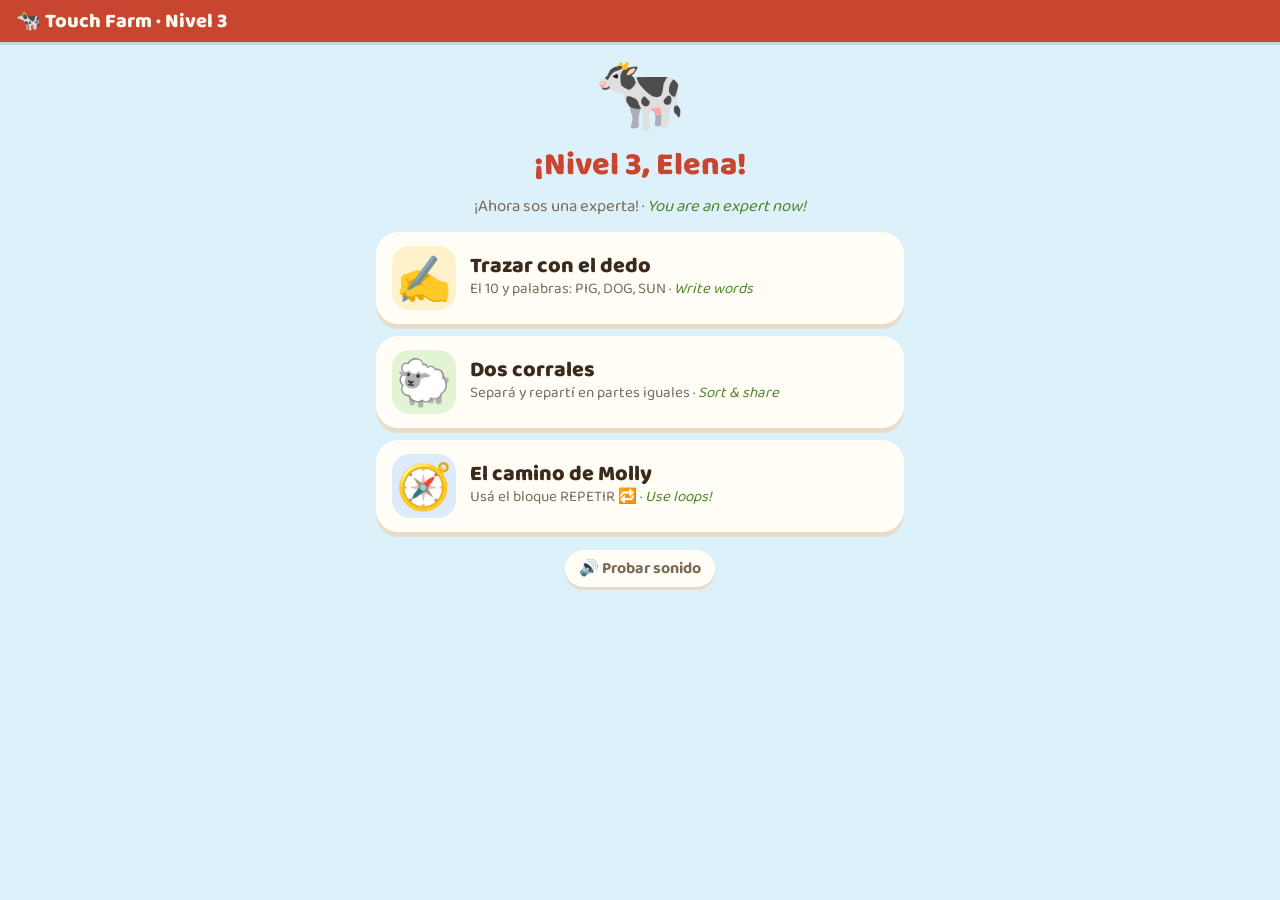
<file: contexto/documentos/Mollys_Touch_Farm_3.html>
<!DOCTYPE html>
<html lang="es">
<head>
<meta charset="UTF-8">
<meta name="viewport" content="width=device-width, initial-scale=1.0, maximum-scale=1.0, user-scalable=no, viewport-fit=cover">
<meta name="mobile-web-app-capable" content="yes">
<meta name="apple-mobile-web-app-capable" content="yes">
<title>Molly's Touch Farm 3</title>
<link rel="stylesheet" href="https://fonts.googleapis.com/css2?family=Baloo+2:wght@500;700;800&display=swap">
<style>
/* Layout: one-screen app — barra superior fija, área de juego que llena el resto, botones grandes para dedos de 5 años.
   Single bright "día de campo" look, deliberately light-only. */
:root {
  --sky:    #DDF1FB;
  --grass:  #7BC043;
  --grass-d:#4E8A2A;
  --barn:   #C8452F;
  --wheat:  #F6C445;
  --soil:   #6B4A2E;
  --paper:  #FFFDF6;
  --ink:    #3A2A1C;
  --muted:  #7A6A58;
  --ok:     #2E9E4F;
  --oops:   #D9534F;
  --line:   #E6DCC8;
  --display: 'Baloo 2', 'Comic Sans MS', 'Chalkboard SE', 'Arial Rounded MT Bold', sans-serif;
  --body:    'Baloo 2', 'Comic Sans MS', 'Arial Rounded MT Bold', Arial, sans-serif;
  color-scheme: light;
}
[hidden] { display:none!important; }
* { box-sizing:border-box; -webkit-tap-highlight-color:transparent; }
html, body { height:100%; }
body {
  margin:0; background:var(--sky); color:var(--ink); font-family:var(--body);
  -webkit-user-select:none; user-select:none; overscroll-behavior:none;
}
button { font-family:inherit; color:inherit; }
button:focus-visible { outline:4px solid var(--wheat); outline-offset:2px; }

.app { min-height:100%; display:flex; flex-direction:column; }

/* TOP BAR */
.bar {
  position:sticky; top:env(safe-area-inset-top,0px); z-index:5;
  display:flex; align-items:center; gap:10px; padding:10px 16px;
  background:var(--barn); color:#FFF8EC;
  box-shadow:0 3px 0 rgba(0,0,0,.12);
}
.bar h1 { font-family:var(--display); font-size:1.25rem; margin:0; flex:1; line-height:1.1; font-weight:800; }
.bar .round { font-size:.95rem; font-weight:700; background:rgba(255,255,255,.18); border-radius:999px; padding:2px 12px; white-space:nowrap; }
.icon-btn {
  width:48px; height:48px; border-radius:14px; border:none; background:rgba(255,255,255,.2);
  font-size:1.5rem; display:grid; place-items:center; cursor:pointer; color:#FFF8EC;
}

/* SCREENS */
.screen { flex:1; display:flex; flex-direction:column; padding:14px 16px 20px; gap:12px; max-width:560px; width:100%; margin:0 auto; }
.screen[hidden] { display:none!important; }

/* HOME */
.hero { text-align:center; padding-top:6px; }
.hero .molly { font-size:4.6rem; line-height:1; display:inline-block; animation:bob 2.4s ease-in-out infinite; }
.hero h2 { font-family:var(--display); font-size:2rem; margin:4px 0 0; font-weight:800; color:var(--barn); text-wrap:balance; }
.hero p { margin:2px 0 0; color:var(--muted); font-size:1.05rem; }
.hero p em { color:var(--grass-d); }
.tiles { display:grid; gap:12px; }
.tile {
  display:flex; align-items:center; gap:14px; text-align:left; width:100%;
  padding:14px 16px; border-radius:22px; border:none; cursor:pointer;
  background:var(--paper); box-shadow:0 5px 0 var(--line);
  transition:transform .12s;
}
.tile:active { transform:translateY(3px); box-shadow:0 2px 0 var(--line); }
.tile .ti { font-size:2.8rem; width:64px; height:64px; display:grid; place-items:center; border-radius:18px; flex-shrink:0; }
.tile .tt { font-family:var(--display); font-size:1.35rem; font-weight:800; line-height:1.1; }
.tile .ts { font-size:.95rem; color:var(--muted); line-height:1.2; }
.tile .ts em { color:var(--grass-d); }
.ti.trace  { background:#FFF1C9; }
.ti.corral { background:#E3F4D4; }
.ti.path   { background:#DDEBFA; }
.home-note { text-align:center; font-size:.9rem; color:var(--muted); }

/* PROMPT */
.prompt { text-align:center; }
.prompt .big { font-family:var(--display); font-size:1.6rem; font-weight:800; line-height:1.15; text-wrap:balance; }
.prompt .en  { color:var(--grass-d); font-style:italic; font-size:1.05rem; }
.speak {
  border:none; background:var(--paper); border-radius:999px; padding:6px 14px; font-size:1rem;
  box-shadow:0 3px 0 var(--line); cursor:pointer; margin-top:6px; font-weight:700;
}

/* TRACE */
.trace-wrap { position:relative; width:100%; max-width:420px; margin:0 auto; aspect-ratio:1/1; max-height:58vh; }
.trace-wrap svg { width:100%; height:100%; display:block; touch-action:none; background:var(--paper); border-radius:28px; box-shadow:0 6px 0 var(--line); }
.trace-hint { position:absolute; left:0; right:0; bottom:10px; text-align:center; font-size:1.8rem; pointer-events:none; }

/* CORRAL */
.field {
  position:relative; width:100%; flex:1; min-height:380px; border-radius:28px; overflow:hidden; touch-action:none;
  background:linear-gradient(var(--grass) 0 0) top/100% 100% no-repeat;
  box-shadow:0 6px 0 var(--grass-d);
}
.pen {
  position:absolute; left:50%; bottom:14px; transform:translateX(-50%);
  width:64%; height:36%; border:6px solid var(--soil); border-top-style:dashed; border-radius:16px;
  background:rgba(255,255,255,.18); display:flex; align-items:flex-start; justify-content:center;
}
.pen-count {
  margin-top:-22px; background:var(--soil); color:#FFF8EC; font-family:var(--display); font-weight:800;
  font-size:1.3rem; border-radius:999px; padding:0 16px; line-height:1.6;
}
.critter {
  position:absolute; font-size:3rem; line-height:1; width:60px; height:60px; display:grid; place-items:center;
  cursor:grab; touch-action:none; transition:transform .1s; filter:drop-shadow(0 3px 0 rgba(0,0,0,.18));
}
.critter.drag { transform:scale(1.25); z-index:3; cursor:grabbing; }
.done-btn {
  border:none; border-radius:20px; padding:14px; font-size:1.4rem; font-weight:800; font-family:var(--display);
  background:var(--wheat); color:var(--ink); box-shadow:0 5px 0 #C99A1E; cursor:pointer;
}
.done-btn:active { transform:translateY(3px); box-shadow:0 2px 0 #C99A1E; }

/* PATH */
.grid {
  display:grid; gap:6px; width:100%; max-width:380px; margin:0 auto; padding:8px; border-radius:22px;
  background:var(--grass-d);
}
.cell { aspect-ratio:1/1; background:var(--grass); border-radius:12px; display:grid; place-items:center; font-size:2rem; position:relative; }
.cell.trail::after { content:''; position:absolute; width:22%; height:22%; border-radius:50%; background:rgba(255,255,255,.65); }
.program {
  min-height:64px; background:var(--paper); border-radius:18px; box-shadow:0 4px 0 var(--line);
  display:flex; flex-wrap:wrap; gap:6px; padding:8px; align-items:center;
}
.program .empty { color:var(--muted); font-size:1rem; padding-left:6px; }
.chip { font-size:1.6rem; width:44px; height:44px; border-radius:12px; background:#EEF6FF; display:grid; place-items:center; }
.chip.now { background:var(--wheat); transform:scale(1.12); }
.pad { display:grid; grid-template-columns:repeat(4,1fr); gap:10px; }
.pad button {
  border:none; border-radius:18px; background:var(--paper); box-shadow:0 5px 0 var(--line);
  font-size:2.2rem; height:72px; cursor:pointer;
}
.pad button:active { transform:translateY(3px); box-shadow:0 2px 0 var(--line); }
.run-row { display:grid; grid-template-columns:1fr 2fr; gap:10px; }
.run-row button { border:none; border-radius:18px; height:64px; font-size:1.3rem; font-weight:800; font-family:var(--display); cursor:pointer; }
.btn-undo { background:#F3E6E1; color:var(--barn); box-shadow:0 5px 0 #DCC6BE; }
.btn-run  { background:var(--ok); color:#fff; box-shadow:0 5px 0 #1F7438; }
.run-row button:disabled { opacity:.5; }

.word-bar { display:flex; gap:8px; justify-content:center; }
.word-bar .wl { width:46px; height:52px; border-radius:12px; background:var(--paper); box-shadow:0 3px 0 var(--line);
  display:grid; place-items:center; font-family:var(--display); font-size:1.8rem; font-weight:800; color:var(--muted); }
.word-bar .wl.ok { background:#E3F4D4; color:var(--grass-d); }
.word-bar .wl.now { background:var(--wheat); color:var(--ink); }
.bag { margin-top:4px; font-weight:800; font-size:1.1rem; color:var(--soil); }
.program .chip { width:38px; height:38px; font-size:1.35rem; }
.critter { font-size:2.6rem; width:54px; height:54px; }
.pen.pen0, .pen.pen1 { width:46%; height:38%; transform:none; left:auto; }
.pen.pen0 { left:2.5%; border-color:#B5523B; }
.pen.pen1 { right:2.5%; border-color:#3B6FB5; }
.pen.pen1 .pen-count { background:#3B6FB5; }
.pen.pen0 .pen-count { background:#B5523B; }
.pen-count { font-size:1.05rem!important; white-space:nowrap; }
.wl-emoji { font-size:2rem; display:grid; place-items:center; margin-left:4px; }
.block { position:relative; font-size:1.5rem; min-width:46px; height:46px; padding:0 6px; border-radius:12px; background:#EEF6FF; display:flex; align-items:center; gap:2px; }
.block.now { background:var(--wheat); transform:scale(1.1); }
.block .times { font-family:var(--display); font-weight:800; font-size:1.1rem; color:var(--soil); }
.rep { display:grid; grid-template-columns:auto repeat(4,1fr); gap:8px; align-items:center; }
.rep span { font-size:1.8rem; }
.rep button { border:none; border-radius:16px; height:54px; font-size:1.4rem; font-weight:800; font-family:var(--display);
  background:#FFF1C9; color:var(--soil); box-shadow:0 4px 0 #E6CF8A; cursor:pointer; }
.rep button:disabled { opacity:.45; }
.rep button:active { transform:translateY(3px); box-shadow:0 1px 0 #E6CF8A; }
/* PARENT GUIDE */
details.guide { background:#FFF7DC; border-radius:16px; padding:8px 14px; font-size:.95rem; line-height:1.4; }
details.guide summary { cursor:pointer; font-weight:700; color:var(--soil); }
details.guide p { margin:6px 0 0; max-width:65ch; }

/* TOAST */
.toast {
  position:fixed; inset:0; display:grid; place-items:center; z-index:20; background:rgba(58,42,28,.35);
  padding:16px;
}
.toast[hidden] { display:none!important; }
.toast-card {
  background:var(--paper); border-radius:28px; padding:22px 26px; text-align:center; max-width:340px; width:100%;
  box-shadow:0 8px 0 var(--line); animation:pop .35s ease;
}
.toast-card .te { font-size:4rem; line-height:1; }
.toast-card .tm { font-family:var(--display); font-size:1.6rem; font-weight:800; margin-top:6px; text-wrap:balance; }
.toast-card .tm2 { color:var(--grass-d); font-style:italic; }
.toast-card button {
  margin-top:14px; border:none; border-radius:18px; padding:12px 26px; font-size:1.3rem; font-weight:800;
  font-family:var(--display); background:var(--ok); color:#fff; box-shadow:0 5px 0 #1F7438; cursor:pointer;
}
.toast-card.oops button { background:var(--barn); box-shadow:0 5px 0 #8E2E1E; }

.stars { text-align:center; font-size:1.6rem; letter-spacing:2px; }

@keyframes bob { 0%,100%{transform:translateY(0)} 50%{transform:translateY(-6px)} }
@keyframes pop { 0%{transform:scale(.7);opacity:0} 80%{transform:scale(1.05)} 100%{transform:scale(1);opacity:1} }
@keyframes pulse { 0%,100%{r:4} 50%{r:6.5} }
@media (prefers-reduced-motion: reduce) { *,*::before,*::after { animation:none!important; transition:none!important; } }
</style>
</head>
<body>
<div class="app">
  <div class="bar">
    <button class="icon-btn" id="homeBtn" aria-label="Volver al inicio" hidden>🏠</button>
    <h1 id="barTitle">🐄 Touch Farm · Nivel 3</h1>
    <span class="round" id="roundTag" hidden></span>
  </div>

  <!-- HOME -->
  <section class="screen" id="home">
    <div class="hero">
      <span class="molly">🐄</span>
      <h2>¡Nivel 3, Elena!</h2>
      <p>¡Ahora sos una experta! · <em>You are an expert now!</em></p>
    </div>
    <div class="tiles">
      <button class="tile" data-go="trace">
        <span class="ti trace">✍️</span>
        <span><span class="tt">Trazar con el dedo</span><br><span class="ts">El 10 y palabras: PIG, DOG, SUN · <em>Write words</em></span></span>
      </button>
      <button class="tile" data-go="corral">
        <span class="ti corral">🐑</span>
        <span><span class="tt">Dos corrales</span><br><span class="ts">Separá y repartí en partes iguales · <em>Sort &amp; share</em></span></span>
      </button>
      <button class="tile" data-go="path">
        <span class="ti path">🧭</span>
        <span><span class="tt">El camino de Molly</span><br><span class="ts">Usá el bloque REPETIR 🔁 · <em>Use loops!</em></span></span>
      </button>
    </div>
    <div class="home-note">
      <button class="speak" id="soundTest">🔊 Probar sonido</button>
      <div id="soundMsg" style="margin-top:6px"></div>
    </div>
  </section>

  <!-- TRACE -->
  <section class="screen" id="trace" hidden>
    <div class="prompt">
      <div class="big" id="trPrompt"></div>
      <div class="en" id="trPromptEn"></div>
      <button class="speak" id="trSpeak">🔊 Escuchar</button>
    </div>
    <div class="word-bar" id="trWord" hidden></div>
    <div class="trace-wrap">
      <svg id="trSvg" viewBox="0 0 100 100" aria-label="Zona para trazar"></svg>
      <div class="trace-hint" id="trHint"></div>
    </div>
    <div class="run-row">
      <button class="btn-undo" id="trReset">↺ Borrar</button>
      <button class="btn-run" id="trSkip" style="background:var(--wheat);color:var(--ink);box-shadow:0 5px 0 #C99A1E">Saltar ▶</button>
    </div>
    <details class="guide">
      <summary>👨‍👩‍👧 Para papá y mamá</summary>
      <p><strong>Números de dos cifras y palabras con curvas.</strong> En el nivel 2 escribió COW y HEN, que tienen casi todas líneas rectas. Ahora escribe el 10 (dos cifras: un 1 y un 0, la base de las decenas que vio en los niveles 7 y 8) y palabras con letras curvas, que son las más difíciles: P, G, D, S, U.</p>
      <p>💡 La S es la más difícil: "arriba como una C, abajo como una C dada vuelta". Al terminar cada palabra, que la lea señalando cada letra con el dedo.</p>
    </details>
  </section>

  <!-- CORRAL -->
  <section class="screen" id="corral" hidden>
    <div class="prompt">
      <div class="big" id="coPrompt"></div>
      <div class="en" id="coPromptEn"></div>
      <button class="speak" id="coSpeak">🔊 Escuchar</button>
    </div>
    <div class="field" id="coField">
      <div class="pen pen0" id="coPen0"><span class="pen-count" id="coCount0">0</span></div>
      <div class="pen pen1" id="coPen1"><span class="pen-count" id="coCount1">0</span></div>
    </div>
    <button class="done-btn" id="coDone">¡Listo! ✅</button>
    <details class="guide">
      <summary>👨‍👩‍👧 Para papá y mamá</summary>
      <p><strong>Clasificar en dos grupos y repartir en partes iguales.</strong> Ahora hay dos corrales. Primero separa por tipo (todas las ovejas a un lado, todos los chanchitos al otro); después cuenta en dos grupos a la vez; y al final reparte en partes iguales: 6 gallinas en dos corrales son 3 y 3. Eso último es la primera idea de la división, sin nombrarla.</p>
      <p>💡 Para repartir, el truco es "una para vos, una para mí": un animal a cada corral, por turnos, hasta que no quede ninguno. Después contar los dos lados y comparar.</p>
    </details>
  </section>

  <!-- PATH -->
  <section class="screen" id="path" hidden>
    <div class="prompt">
      <div class="big">Llegá al pasto 🌾 con pocos bloques</div>
      <div class="en">Flecha + 🔁 cuántas veces · Arrow + repeat</div>
      <div class="bag" id="paBag"></div>
    </div>
    <div class="grid" id="paGrid"></div>
    <div class="program" id="paProgram"></div>
    <div class="pad">
      <button data-d="L" aria-label="Izquierda">⬅️</button>
      <button data-d="U" aria-label="Arriba">⬆️</button>
      <button data-d="D" aria-label="Abajo">⬇️</button>
      <button data-d="R" aria-label="Derecha">➡️</button>
    </div>
    <div class="rep">
      <span>🔁</span>
      <button data-n="2">×2</button><button data-n="3">×3</button><button data-n="4">×4</button><button data-n="5">×5</button>
    </div>
    <div class="run-row">
      <button class="btn-undo" id="paUndo">⌫ Borrar</button>
      <button class="btn-run" id="paRun">▶ ¡Andá, Molly!</button>
    </div>
    <details class="guide">
      <summary>👨‍👩‍👧 Para papá y mamá</summary>
      <p><strong>Loops: el bloque REPETIR.</strong> En los niveles anteriores cada flecha era un paso. Ahora cada ronda permite pocos bloques (1, 2, 3 o 4) y para llegar hay que usar 🔁: "➡️ ×4" en vez de "➡️➡️➡️➡️". Es el concepto de bucle (loop) de la programación, el mismo de las actividades "Loops" de los niveles en la compu, pero ahora lo escribe ella.</p>
      <p>💡 Primero que cuente los pasos con el dedo sobre la grilla: "cuatro para la derecha". Después arma el bloque: tocar ➡️ y luego ×4. Si se queda sin bloques, el juego le recuerda usar REPETIR.</p>
    </details>
  </section>
</div>

<div class="toast" id="toast" hidden>
  <div class="toast-card" id="toastCard">
    <div class="te" id="toastE"></div>
    <div class="tm" id="toastM"></div>
    <div class="tm2" id="toastM2"></div>
    <button id="toastBtn">Seguir ▶</button>
  </div>
</div>

<script>
// ===================================================================
// VOZ
// ===================================================================
var voices=[], HAS_TTS=('speechSynthesis' in window) && ('SpeechSynthesisUtterance' in window);
function loadVoices(){ try{ voices=speechSynthesis.getVoices()||[]; }catch(e){} }
if(HAS_TTS){ try{ loadVoices(); speechSynthesis.addEventListener('voiceschanged',loadVoices); }catch(e){} }
function pickVoice(lang){
  var L=lang.toLowerCase(), pre=L.slice(0,2);
  return voices.find(function(v){return (v.lang||'').toLowerCase().replace('_','-')===L;})
      || voices.find(function(v){return (v.lang||'').toLowerCase().indexOf(pre)===0 && v.localService;})
      || voices.find(function(v){return (v.lang||'').toLowerCase().indexOf(pre)===0;});
}
function utter(text,lang){
  var u=new SpeechSynthesisUtterance(text);
  u.lang=lang; u.rate=.9; u.pitch=1.1; u.volume=1;
  var v=pickVoice(lang); if(v) u.voice=v;
  return u;
}
var speakTimer=null;
// Habla una lista de [texto, idioma]. En Android, cancel() seguido de speak() en el mismo instante
// a veces descarta el audio: por eso esperamos un momento después de cancelar.
function speakList(list){
  if(!HAS_TTS) return;
  try{ speechSynthesis.cancel(); }catch(e){}
  clearTimeout(speakTimer);
  speakTimer=setTimeout(function(){
    try{
      if(!voices.length) loadVoices();
      list.forEach(function(it){ if(it[0]) speechSynthesis.speak(utter(it[0],it[1])); });
      speechSynthesis.resume();
    }catch(e){}
  },120);
}
function say(text,lang){ speakList([[text,lang||'es-AR']]); }
function sayBoth(es,en){ speakList([[es,'es-AR'],[en,'en-US']]); }
document.getElementById('soundTest').addEventListener('click',function(){
  var m=document.getElementById('soundMsg');
  if(!HAS_TTS){ m.innerHTML='🔇 Este navegador no tiene voz. Abrilo en <strong>Chrome</strong> (no desde WhatsApp ni Drive).'; return; }
  loadVoices();
  sayBoth('¡Hola Elena! Soy Molly','Hello! I am Molly');
  var es=pickVoice('es-AR'), en=pickVoice('en-US');
  m.textContent='Voces: '+(es?'español ✅':'español ❌')+' · '+(en?'inglés ✅':'inglés ❌')+'  — si no se escucha, subí el volumen multimedia.';
});
var NUM_ES=['cero','uno','dos','tres','cuatro','cinco','seis','siete','ocho','nueve','diez'];
var NUM_EN=['zero','one','two','three','four','five','six','seven','eight','nine','ten'];

// ===================================================================
// NAVEGACIÓN + TOAST
// ===================================================================
var SCREENS=['home','trace','corral','path'];
var TITLES={home:"🐄 Touch Farm · Nivel 3",trace:'✍️ Trazar',corral:'🐑 Dos corrales',path:'🧭 El camino de Molly'};
function show(id){
  SCREENS.forEach(function(s){ document.getElementById(s).hidden=(s!==id); });
  document.getElementById('barTitle').textContent=TITLES[id];
  document.getElementById('homeBtn').hidden=(id==='home');
  document.getElementById('roundTag').hidden=(id==='home');
  window.scrollTo(0,0);
  if(id==='trace') trStart();
  if(id==='corral') coStart();
  if(id==='path') paStart();
}
document.querySelectorAll('[data-go]').forEach(function(b){ b.addEventListener('click',function(){ show(b.dataset.go); }); });
document.getElementById('homeBtn').addEventListener('click',function(){ if(HAS_TTS){try{speechSynthesis.cancel();}catch(e){}} show('home'); });
function setRound(i,n){ document.getElementById('roundTag').textContent=(i+1)+' / '+n; }

var toastCb=null;
function toast(ok,emoji,msg,msg2,btn,cb){
  var c=document.getElementById('toastCard');
  c.classList.toggle('oops',!ok);
  document.getElementById('toastE').textContent=emoji;
  document.getElementById('toastM').textContent=msg;
  document.getElementById('toastM2').textContent=msg2||'';
  document.getElementById('toastBtn').textContent=btn||'Seguir ▶';
  toastCb=cb; document.getElementById('toast').hidden=false;
}
document.getElementById('toastBtn').addEventListener('click',function(){
  document.getElementById('toast').hidden=true; var cb=toastCb; toastCb=null; if(cb) cb();
});
function finish(game,emoji){
  toast(true,'🏆','¡Terminaste! ¡Muy bien, Elena!','You did it! '+emoji,'🏠 Volver',function(){ show('home'); });
  sayBoth('¡Terminaste! ¡Muy bien, Elena!','Great job!');
}

// ===================================================================
// 1. TRAZAR — nivel 3: el 10 y palabras con curvas (PIG, DOG, SUN)
// ===================================================================
function arc(cx,cy,r,a0,a1){ return ell(cx,cy,r,r,a0,a1); }
function ell(cx,cy,rx,ry,a0,a1){
  var pts=[], step=(a1>a0?12:-12);
  for(var a=a0; (step>0? a<=a1 : a>=a1); a+=step){ var t=a*Math.PI/180; pts.push([cx+rx*Math.cos(t), cy+ry*Math.sin(t)]); }
  var t1=a1*Math.PI/180; pts.push([cx+rx*Math.cos(t1), cy+ry*Math.sin(t1)]);
  return pts;
}
var SHAPES={
  '1':[[[38,28],[52,15],[52,86]]],
  '0':[ell(50,50,24,35,270,-90)],
  'P':[[[30,86],[30,16],[50,16]].concat(arc(50,34,18,-90,90).slice(1)).concat([[30,52]])],
  'I':[[[50,16],[50,86]]],
  'G':[arc(52,51,32,318,42).concat([[76,56],[58,56]])],
  'D':[[[30,16],[30,86]],[[30,16],[44,16]].concat(arc(44,51,35,-90,90).slice(1)).concat([[30,86]])],
  'O':[arc(50,50,32,270,-90)],
  'S':[arc(50,32,18,330,90).concat(arc(50,68,18,270,510).slice(1))],
  'U':[[[28,16],[28,62]].concat(arc(50,62,22,180,0).slice(1)).concat([[72,16]])],
  'N':[[[28,84],[28,16],[72,84],[72,16]]],
};
var TRACE_ROUNDS=[
  {word:'10',  emoji:'🔟', es:'diez', en:'ten', isNum:true},
  {word:'PIG', emoji:'🐷', es:'chanchito', en:'pig'},
  {word:'DOG', emoji:'🐶', es:'perro', en:'dog'},
  {word:'SUN', emoji:'☀️', es:'sol', en:'sun'},
];
function densify(pl,gap){
  var out=[pl[0]];
  for(var i=1;i<pl.length;i++){
    var a=pl[i-1], b=pl[i], d=Math.hypot(b[0]-a[0],b[1]-a[1]), n=Math.max(1,Math.round(d/gap));
    for(var k=1;k<=n;k++) out.push([a[0]+(b[0]-a[0])*k/n, a[1]+(b[1]-a[1])*k/n]);
  }
  return out;
}
var tr={i:0, li:0, stroke:0, idx:0, pts:[], drawing:false, done:false};
var svgNS='http://www.w3.org/2000/svg';
function el(tag,attrs){ var e=document.createElementNS(svgNS,tag); for(var k in attrs) e.setAttribute(k,attrs[k]); return e; }
function ptsStr(p){ return p.map(function(q){return q[0].toFixed(1)+','+q[1].toFixed(1);}).join(' '); }
function curGlyph(){ return TRACE_ROUNDS[tr.i].word[tr.li]; }

function trStart(){ tr.i=0; tr.li=0; trRender(); }
function trWordBar(){
  var R=TRACE_ROUNDS[tr.i], w=document.getElementById('trWord');
  w.hidden=false;
  w.innerHTML=R.word.split('').map(function(ch,k){
    return '<span class="wl'+(k<tr.li?' ok':'')+(k===tr.li?' now':'')+'">'+(k<=tr.li?ch:'_')+'</span>';
  }).join('')+'<span class="wl-emoji">'+R.emoji+'</span>';
}
function trRender(announce){
  var R=TRACE_ROUNDS[tr.i], g=curGlyph(); setRound(tr.i,TRACE_ROUNDS.length);
  tr.stroke=0; tr.idx=0; tr.done=false; tr.donePath=null;
  tr.pts=SHAPES[g].map(function(s){ return densify(s,6); });
  if(R.isNum){
    document.getElementById('trPrompt').textContent='Escribí el número '+R.word+' · ahora el '+g;
    document.getElementById('trPromptEn').textContent='Write number ten — '+(g==='1'?'one':'zero');
  } else {
    document.getElementById('trPrompt').textContent='Escribí '+R.word+' '+R.emoji+' · letra '+g;
    document.getElementById('trPromptEn').textContent='Write the word '+R.en+' — '+R.es+' · letter '+g;
  }
  trWordBar();
  var svg=document.getElementById('trSvg'); svg.innerHTML='';
  SHAPES[g].forEach(function(s){
    svg.appendChild(el('polyline',{points:ptsStr(s),fill:'none',stroke:'#EFE6D2','stroke-width':14,'stroke-linecap':'round','stroke-linejoin':'round'}));
  });
  tr.pts.forEach(function(p,si){
    p.forEach(function(q){ svg.appendChild(el('circle',{cx:q[0],cy:q[1],r:1.3,fill:'#C9B99A'})); });
    svg.appendChild(el('circle',{cx:p[0][0],cy:p[0][1],r:5.2,fill:si===0?'#2E9E4F':'#9CCFA9'}));
    var t=el('text',{x:p[0][0],y:p[0][1]+2.1,'text-anchor':'middle','font-size':'6','font-weight':'800',fill:'#fff','font-family':'Arial'}); t.textContent=si+1; svg.appendChild(t);
  });
  tr.layer=el('g',{}); svg.appendChild(tr.layer);
  tr.inkG=el('g',{}); svg.appendChild(tr.inkG);
  tr.target=el('circle',{cx:0,cy:0,r:4,fill:'#F6C445',stroke:'#C99A1E','stroke-width':1});
  tr.target.style.animation='pulse 1s infinite';
  svg.appendChild(tr.target);
  tr.doneSoFar=[];
  trUpdateTarget();
  document.getElementById('trHint').textContent='👆';
  if(announce!==false){
    if(tr.li===0) sayBoth(R.isNum? 'Vamos a escribir el diez: un uno y un cero' : 'Vamos a escribir '+R.es+'. '+R.word.split('').join(', '), R.en);
    else say(R.isNum? 'Ahora el cero' : g, R.isNum?'es-AR':'en-US');
  }
}
function trUpdateTarget(){
  var p=tr.pts[tr.stroke];
  if(!p){ tr.target.setAttribute('r',0); return; }
  var q=p[Math.min(tr.idx,p.length-1)];
  tr.target.setAttribute('cx',q[0]); tr.target.setAttribute('cy',q[1]);
}
function trPoint(ev){
  var r=document.getElementById('trSvg').getBoundingClientRect();
  return [(ev.clientX-r.left)/r.width*100, (ev.clientY-r.top)/r.height*100];
}
function trAdvance(p){
  if(tr.done) return;
  var pts=tr.pts[tr.stroke], R=9, moved=true;
  while(moved && pts){
    moved=false;
    for(var look=0; look<3 && tr.idx+look<pts.length; look++){
      var q=pts[tr.idx+look];
      if(Math.hypot(p[0]-q[0],p[1]-q[1])<R){
        for(var k=0;k<=look;k++) tr.doneSoFar.push(pts[tr.idx+k]);
        tr.idx+=look+1; moved=true; break;
      }
      if(tr.idx===0) break;
    }
    if(tr.idx>=pts.length){
      tr.stroke++; tr.idx=0; tr.doneSoFar.push(null);
      pts=tr.pts[tr.stroke];
      if(!pts){ trComplete(); return; }
      moved=false;
    }
  }
  var segs=[[]]; tr.doneSoFar.forEach(function(q){ if(q===null) segs.push([]); else segs[segs.length-1].push(q); });
  var d=segs.filter(function(s){return s.length;}).map(function(s){ return 'M'+s.map(function(q){return q[0].toFixed(1)+' '+q[1].toFixed(1);}).join(' L'); }).join(' ');
  if(!tr.donePath){ tr.donePath=el('path',{d:'',fill:'none',stroke:'#7BC043','stroke-width':11,'stroke-linecap':'round','stroke-linejoin':'round'}); tr.layer.appendChild(tr.donePath); }
  tr.donePath.setAttribute('d',d);
  trUpdateTarget();
}
function trNextRound(){
  if(tr.i>=TRACE_ROUNDS.length-1) finish('trace','✍️');
  else { tr.i++; tr.li=0; trRender(); }
}
function trComplete(){
  tr.done=true; trUpdateTarget();
  var R=TRACE_ROUNDS[tr.i];
  document.getElementById('trHint').textContent='⭐';
  if(tr.li<R.word.length-1){ tr.li++; trWordBar(); setTimeout(function(){ trRender(); },500); return; }
  tr.li=R.word.length; trWordBar();
  setTimeout(function(){
    var last=tr.i>=TRACE_ROUNDS.length-1, btn=last?'🏆 Terminar':'Seguir ▶';
    if(R.isNum){
      toast(true,'🔟','¡Escribiste el 10!','ten! 1 + 0',btn,trNextRound);
      sayBoth('¡Muy bien! Diez: un uno y un cero','ten');
    } else {
      toast(true,R.emoji,'¡Escribiste '+R.word+'!',R.en+' = '+R.es,btn,trNextRound);
      sayBoth('¡Muy bien! '+R.es, R.word.split('').join(', ')+'. '+R.en);
    }
  },300);
}
(function(){
  var svg=document.getElementById('trSvg');
  svg.addEventListener('pointerdown',function(ev){
    ev.preventDefault(); try{svg.setPointerCapture(ev.pointerId);}catch(e){}
    tr.drawing=true; document.getElementById('trHint').textContent='';
    var p=trPoint(ev);
    tr.ink=el('polyline',{points:ptsStr([p]),fill:'none',stroke:'#3B82C4','stroke-width':3,'stroke-linecap':'round','stroke-linejoin':'round',opacity:.75});
    tr.inkG.appendChild(tr.ink); tr.inkPts=[p];
    trAdvance(p);
  });
  svg.addEventListener('pointermove',function(ev){
    if(!tr.drawing) return; ev.preventDefault();
    var list=ev.getCoalescedEvents?ev.getCoalescedEvents():[ev];
    list.forEach(function(e){ var p=trPoint(e); tr.inkPts.push(p); trAdvance(p); });
    if(tr.ink) tr.ink.setAttribute('points',ptsStr(tr.inkPts));
  });
  function up(){ tr.drawing=false; }
  svg.addEventListener('pointerup',up); svg.addEventListener('pointercancel',up);
  document.getElementById('trReset').addEventListener('click',function(){ trRender(false); });
  document.getElementById('trSkip').addEventListener('click',trNextRound);
  document.getElementById('trSpeak').addEventListener('click',function(){
    var R=TRACE_ROUNDS[tr.i];
    sayBoth(R.isNum? 'Escribí el diez. Ahora el '+(curGlyph()==='1'?'uno':'cero') : 'Escribí '+R.es+'. Ahora la letra '+curGlyph(), R.isNum? 'ten' : R.en+'. '+curGlyph());
  });
})();

// ===================================================================
// 2. DOS CORRALES — clasificar, contar en dos grupos y repartir en partes iguales
// ===================================================================
var ANIMALS={'🐑':['ovejas','sheep'],'🐔':['gallinas','hens'],'🐷':['chanchitos','pigs'],'🐄':['vaquitas','cows'],'🦆':['patitos','ducks']};
var CORRAL=[
  { mode:'sort',  mix:{'🐑':4,'🐷':3}, pens:['🐑','🐷'] },
  { mode:'count', mix:{'🐑':5,'🐔':6,'🐄':2}, pens:['🐑','🐔'], n:[3,4] },
  { mode:'share', mix:{'🐔':6}, a:'🐔' },
  { mode:'share', mix:{'🐷':8}, a:'🐷' },
];
var co={i:0};
function coStart(){ co.i=0; coRender(); }
function coTexts(R){
  if(R.mode==='sort'){
    var a=ANIMALS[R.pens[0]], b=ANIMALS[R.pens[1]];
    return ['Todas las '+a[0]+' '+R.pens[0]+' a la izquierda y todos los '+b[0]+' '+R.pens[1]+' a la derecha',
            'Sort them: '+a[1]+' left, '+b[1]+' right',
            'Separá los animales. Todas las '+a[0]+' en el corral de la izquierda y todos los '+b[0]+' en el de la derecha'];
  }
  if(R.mode==='count'){
    var a2=ANIMALS[R.pens[0]], b2=ANIMALS[R.pens[1]];
    return [R.n[0]+' '+a2[0]+' '+R.pens[0]+' a la izquierda y '+R.n[1]+' '+b2[0]+' '+R.pens[1]+' a la derecha',
            NUM_EN[R.n[0]]+' '+a2[1]+' left, '+NUM_EN[R.n[1]]+' '+b2[1]+' right',
            'Meté '+NUM_ES[R.n[0]]+' '+a2[0]+' en el corral de la izquierda y '+NUM_ES[R.n[1]]+' '+b2[0]+' en el de la derecha'];
  }
  var t=R.mix[R.a], nm=ANIMALS[R.a];
  return ['Repartí las '+t+' '+nm[0]+' '+R.a+': ¡los dos corrales con la misma cantidad!',
          'Share '+NUM_EN[t]+' '+nm[1]+' equally',
          'Repartí las '+NUM_ES[t]+' '+nm[0]+' en los dos corrales. Los dos tienen que tener la misma cantidad'];
}
function coRender(){
  var R=CORRAL[co.i]; setRound(co.i,CORRAL.length);
  var t=coTexts(R);
  document.getElementById('coPrompt').textContent=t[0];
  document.getElementById('coPromptEn').textContent=t[1];
  var f=document.getElementById('coField');
  f.querySelectorAll('.critter').forEach(function(c){c.remove();});
  var list=[]; Object.keys(R.mix).forEach(function(a){ for(var k=0;k<R.mix[a];k++) list.push(a); });
  list.sort(function(){return Math.random()-.5;});
  requestAnimationFrame(function(){
    var W=f.clientWidth, H=f.clientHeight, top=H*0.52, placed=[];
    list.forEach(function(a){
      var x,y,tries=0;
      do{ x=6+Math.random()*(W-66); y=6+Math.random()*(top-66); tries++; }
      while(tries<90 && placed.some(function(p){return Math.hypot(p[0]-x,p[1]-y)<54;}));
      placed.push([x,y]);
      f.appendChild(makeCritter(a,x,y));
    });
    coCount();
  });
  sayBoth(t[2], t[1]);
}
function makeCritter(a,x,y){
  var c=document.createElement('div'); c.className='critter'; c.textContent=a; c.dataset.a=a; c.dataset.pen='-1';
  c.style.left=x+'px'; c.style.top=y+'px'; coDrag(c); return c;
}
// tally[pen][animal] = cantidad; pen -1 = afuera
function coTally(){
  var t={'-1':{},'0':{},'1':{}};
  document.querySelectorAll('#coField .critter').forEach(function(c){
    var p=c.dataset.pen; t[p][c.dataset.a]=(t[p][c.dataset.a]||0)+1;
  });
  return t;
}
function sumPen(o){ return Object.keys(o).reduce(function(s,k){return s+o[k];},0); }
function coCount(){
  var R=CORRAL[co.i], t=coTally();
  [0,1].forEach(function(p){
    var lbl;
    if(R.mode==='share') lbl=R.a+' '+sumPen(t[p]);
    else if(R.mode==='count') lbl=R.pens[p]+' '+(t[p][R.pens[p]]||0)+' / '+R.n[p];
    else lbl=R.pens[p]+' '+(t[p][R.pens[p]]||0);
    document.getElementById('coCount'+p).textContent=lbl;
  });
}
function penOf(c){
  var r=c.getBoundingClientRect(), cx=r.left+r.width/2, cy=r.top+r.height/2;
  for(var p=0;p<2;p++){
    var b=document.getElementById('coPen'+p).getBoundingClientRect();
    if(cx>b.left && cx<b.right && cy>b.top && cy<b.bottom) return p;
  }
  return -1;
}
function coDrag(c){
  var sx,sy,ox,oy;
  c.addEventListener('pointerdown',function(ev){
    ev.preventDefault(); try{c.setPointerCapture(ev.pointerId);}catch(e){}
    sx=ev.clientX; sy=ev.clientY; ox=c.offsetLeft; oy=c.offsetTop; c.classList.add('drag');
  });
  c.addEventListener('pointermove',function(ev){
    if(!c.classList.contains('drag')) return;
    var f=document.getElementById('coField');
    c.style.left=Math.max(0,Math.min(f.clientWidth-54, ox+ev.clientX-sx))+'px';
    c.style.top=Math.max(0,Math.min(f.clientHeight-54, oy+ev.clientY-sy))+'px';
  });
  function drop(){
    if(!c.classList.contains('drag')) return;
    c.classList.remove('drag');
    var was=+c.dataset.pen, now=penOf(c);
    if(now===was) return;
    c.dataset.pen=String(now); coCount();
    if(now<0) return;
    var R=CORRAL[co.i], t=coTally();
    if(R.mode!=='share' && c.dataset.a!==R.pens[now]){
      say('¡Ups! Ese corral es para '+ANIMALS[R.pens[now]][0], 'es-AR');
    } else {
      var n= R.mode==='share' ? sumPen(t[now]) : (t[now][c.dataset.a]||0);
      say(NUM_ES[n]||String(n),'es-AR');
    }
  }
  c.addEventListener('pointerup',drop); c.addEventListener('pointercancel',drop);
}
function coCheck(R,t){
  if(R.mode==='sort'){
    var outside=sumPen(t['-1']);
    var wrong=(sumPen(t[0])-(t[0][R.pens[0]]||0))+(sumPen(t[1])-(t[1][R.pens[1]]||0));
    if(wrong) return ['🙈','Hay un animal en el corral equivocado','Wrong pen!','Hay un animal en el corral equivocado'];
    if(outside) return ['🤔','Todavía quedan animales afuera','Some are still outside!','Todavía quedan animales afuera'];
    return null;
  }
  if(R.mode==='count'){
    for(var p=0;p<2;p++){
      var a=R.pens[p], ok=t[p][a]||0, bad=sumPen(t[p])-ok, side=p?'derecha':'izquierda';
      if(bad) return ['🙈','En el corral de la '+side+' hay un animal que no va','Wrong animal!','En el corral de la '+side+' hay un animal que no va'];
      if(ok!==R.n[p]) return [ok<R.n[p]?'🤔':'😅','En la '+side+' hay '+ok+' y pedimos '+R.n[p], ok<R.n[p]?'Need more!':'Too many!',
                              'En el corral de la '+side+' hay '+(NUM_ES[ok]||ok)+' y pedimos '+NUM_ES[R.n[p]]];
    }
    return null;
  }
  var a0=sumPen(t[0]), a1=sumPen(t[1]), out=sumPen(t['-1']);
  if(out) return ['🤔','Quedan '+out+' afuera: ¡hay que repartir todas!','Share them all!','Todavía quedan animales afuera. Hay que repartirlos todos'];
  if(a0!==a1) return ['⚖️','Un corral tiene '+a0+' y el otro '+a1+': no es igual','Not the same!','Un corral tiene '+NUM_ES[a0]+' y el otro '+NUM_ES[a1]+'. Tienen que tener lo mismo'];
  return null;
}
document.getElementById('coDone').addEventListener('click',function(){
  var R=CORRAL[co.i], t=coTally(), last=co.i>=CORRAL.length-1, err=coCheck(R,t);
  if(err){ toast(false,err[0],err[1],err[2],'Probar de nuevo',null); say(err[3],'es-AR'); return; }
  var e, m1, m2, v;
  if(R.mode==='share'){
    var half=R.mix[R.a]/2;
    e=Array(half).fill(R.a).join('')+' | '+Array(half).fill(R.a).join('');
    m1='¡Repartiste justo! '+half+' y '+half; m2=R.mix[R.a]+' = '+half+' + '+half;
    v='¡Perfecto! '+NUM_ES[half]+' y '+NUM_ES[half]+'. ¡Lo mismo en los dos!';
  } else {
    e=R.pens[0]+' | '+R.pens[1]; m1='¡Perfecto! Cada uno en su corral'; m2='Great sorting!';
    v='¡Perfecto! Cada animal en su corral';
  }
  toast(true,e,m1,m2,last?'🏆 Terminar':'Seguir ▶',function(){ if(last) finish('corral','🐑'); else { co.i++; coRender(); } });
  say(v,'es-AR');
});
document.getElementById('coSpeak').addEventListener('click',function(){ var t=coTexts(CORRAL[co.i]); sayBoth(t[2],t[1]); });

// ===================================================================
// 3. EL CAMINO DE MOLLY — nivel 3: bloque REPETIR (×2 ×3 ×4 ×5) y límite de bloques
// ===================================================================
var N=6;
var PATHS=[
  { start:[0,2], goal:[4,2], carrots:[],      rocks:[],                         max:1 },
  { start:[0,5], goal:[3,2], carrots:[],      rocks:[[1,5],[1,4]],              max:2 },
  { start:[0,0], goal:[4,4], carrots:[[4,0]], rocks:[[1,1],[2,2],[3,3]],        max:2 },
  { start:[0,5], goal:[5,5], carrots:[[3,1]], rocks:[[2,2],[2,3],[2,4],[2,5],[3,2],[3,3],[3,4],[3,5]], max:3 },
  { start:[0,0], goal:[5,0], carrots:[[0,3],[3,0]], rocks:[[1,0],[1,1],[1,2],[4,1],[4,2],[4,3]], max:4 },
];
var DIRS={U:[0,-1,'⬆️','arriba','up'],D:[0,1,'⬇️','abajo','down'],L:[-1,0,'⬅️','izquierda','left'],R:[1,0,'➡️','derecha','right']};
// el programa es una lista de bloques {d:'R', n:3}
var pa={i:0, prog:[], pos:null, trail:[], got:[], running:false};
function paStart(){ pa.i=0; paRender(); }
function paReset(){ var P=PATHS[pa.i]; pa.pos=P.start.slice(); pa.trail=[]; pa.got=[]; }
function paRender(){
  var P=PATHS[pa.i]; setRound(pa.i,PATHS.length);
  pa.prog=[]; pa.running=false; paReset();
  paDraw(); paDrawProg(-1);
  sayBoth('Llevá a Molly al pasto usando como máximo '+NUM_ES[P.max]+(P.max===1?' bloque':' bloques')+'. Usá el botón repetir', 'Use the repeat button!');
}
function at(list,x,y){ return list.some(function(r){return r[0]===x&&r[1]===y;}); }
function paDraw(){
  var P=PATHS[pa.i], g=document.getElementById('paGrid'), h='';
  g.style.gridTemplateColumns='repeat('+N+',1fr)';
  for(var y=0;y<N;y++) for(var x=0;x<N;x++){
    var c='', cls='cell';
    if(at(pa.trail,x,y)) cls+=' trail';
    if(x===P.goal[0]&&y===P.goal[1]) c='🌾';
    if(at(P.carrots,x,y) && !at(pa.got,x,y)) c='🥕';
    if(at(P.rocks,x,y)) c='🪨';
    if(x===pa.pos[0]&&y===pa.pos[1]) c='🐄';
    h+='<div class="'+cls+'">'+c+'</div>';
  }
  g.innerHTML=h;
  var bag=P.carrots.length? '🧺 '+pa.got.length+' / '+P.carrots.length+' 🥕 · ' : '';
  document.getElementById('paBag').textContent=bag+'🧱 bloques: '+pa.prog.length+' / '+P.max;
}
function paDrawProg(now){
  var p=document.getElementById('paProgram');
  if(!pa.prog.length){ p.innerHTML='<span class="empty">Tocá una flecha y después cuántas veces · Arrow, then how many</span>'; }
  else p.innerHTML=pa.prog.map(function(b,i){
    return '<span class="block'+(i===now?' now':'')+'">'+DIRS[b.d][2]+(b.n>1?'<span class="times">×'+b.n+'</span>':'')+'</span>';
  }).join('');
  document.getElementById('paRun').disabled=pa.running||!pa.prog.length;
  document.getElementById('paUndo').disabled=pa.running||!pa.prog.length;
  document.querySelectorAll('.rep button').forEach(function(b){ b.disabled=pa.running||!pa.prog.length; });
  var P=PATHS[pa.i];
  document.getElementById('paBag').textContent=(P.carrots.length? '🧺 '+pa.got.length+' / '+P.carrots.length+' 🥕 · ' : '')+'🧱 bloques: '+pa.prog.length+' / '+P.max;
}
document.querySelectorAll('.pad button').forEach(function(b){
  b.addEventListener('click',function(){
    if(pa.running) return;
    var P=PATHS[pa.i];
    if(pa.prog.length>=P.max){
      toast(false,'🧱','¡Solo podés usar '+P.max+(P.max===1?' bloque':' bloques')+'!','Use repeat ×2 ×3…','Entendido',null);
      say('Solo podés usar '+NUM_ES[P.max]+(P.max===1?' bloque':' bloques')+'. Usá el botón de repetir','es-AR');
      return;
    }
    pa.prog.push({d:b.dataset.d, n:1}); paDrawProg(-1);
    say(DIRS[b.dataset.d][3],'es-AR');
  });
});
document.querySelectorAll('.rep button').forEach(function(b){
  b.addEventListener('click',function(){
    if(pa.running||!pa.prog.length) return;
    var n=+b.dataset.n; pa.prog[pa.prog.length-1].n=n; paDrawProg(-1);
    say(DIRS[pa.prog[pa.prog.length-1].d][3]+', '+NUM_ES[n]+' veces','es-AR');
  });
});
document.getElementById('paUndo').addEventListener('click',function(){ if(pa.running) return; pa.prog.pop(); paDrawProg(-1); });
document.getElementById('paRun').addEventListener('click',function(){
  if(pa.running||!pa.prog.length) return;
  var P=PATHS[pa.i]; pa.running=true; paReset(); pa.trail=[P.start.slice()]; paDraw();
  var steps=[]; pa.prog.forEach(function(b,bi){ for(var r=0;r<b.n;r++) steps.push([b.d,bi]); });
  var k=0;
  function atGoal(){ return pa.pos[0]===P.goal[0]&&pa.pos[1]===P.goal[1]; }
  function step(){
    if(k>=steps.length) return end(atGoal()? 'nocarrot' : 'short');
    paDrawProg(steps[k][1]);
    var d=DIRS[steps[k][0]], nx=pa.pos[0]+d[0], ny=pa.pos[1]+d[1];
    if(nx<0||ny<0||nx>=N||ny>=N) return end('out');
    if(at(P.rocks,nx,ny)) return end('rock');
    pa.pos=[nx,ny]; pa.trail.push([nx,ny]);
    if(at(P.carrots,nx,ny) && !at(pa.got,nx,ny)){ pa.got.push([nx,ny]); say('¡Zanahoria!','es-AR'); }
    paDraw();
    if(atGoal() && pa.got.length===P.carrots.length) return setTimeout(function(){ end('win'); },350);
    k++; setTimeout(step,480);
  }
  function end(r){
    pa.running=false; paDrawProg(-1);
    var last=pa.i>=PATHS.length-1;
    if(r==='win'){
      var total=steps.slice(0,k+1).length;
      toast(true,'🐄🌾','¡Llegó con '+pa.prog.length+(pa.prog.length===1?' bloque':' bloques')+'!',total+' pasos con '+pa.prog.length+' bloques · loops rock!',last?'🏆 Terminar':'Seguir ▶',function(){
        if(last) finish('path','🧭'); else { pa.i++; paRender(); }
      });
      sayBoth('¡Muy bien! Molly caminó '+(NUM_ES[total]||total)+' pasos con solo '+NUM_ES[pa.prog.length]+(pa.prog.length===1?' bloque':' bloques'),'Great coding!');
      return;
    }
    var msg={rock:['🪨','¡Ups! Molly chocó con una piedra','Oops, a rock!'],
             out:['🚧','¡Ups! Molly se salió de la granja','Oops, out of the farm!'],
             nocarrot:['🥕','Llegó al pasto, pero le faltan zanahorias','Get all the carrots first!'],
             short:['🤔','Molly no llegó. ¿Hay que repetir más veces?','Not there yet!']}[r];
    toast(false,msg[0],msg[1],msg[2]+' — cambiá el programa','Volver a intentar',function(){ paReset(); paDraw(); });
    say(msg[1],'es-AR');
  }
  step();
});
</script>
</body>
</html>
</file>
<file: app/styles/main.css>
/* ─── MOLLY'S FARM — Shell styles ──────────────────────────────────────────
   Paleta y base extraídas de Touch Farm 3. Estilos del shell únicamente:
   variables, reset, .app, .bar, home screen (.hero, .tiles, .tile).
   Los estilos de cada actividad viven en su propio módulo.
   ──────────────────────────────────────────────────────────────────────── */

:root {
  --sky:     #DDF1FB;
  --grass:   #7BC043;
  --grass-d: #4E8A2A;
  --barn:    #C8452F;
  --wheat:   #F6C445;
  --soil:    #6B4A2E;
  --paper:   #FFFDF6;
  --ink:     #3A2A1C;
  --muted:   #7A6A58;
  --ok:      #2E9E4F;
  --oops:    #D9534F;
  --line:    #E6DCC8;
  --display: 'Baloo 2', 'Comic Sans MS', 'Chalkboard SE', 'Arial Rounded MT Bold', sans-serif;
  --body:    'Baloo 2', 'Comic Sans MS', 'Arial Rounded MT Bold', Arial, sans-serif;
  color-scheme: light;
}

/* ─── Reset ─── */
[hidden]  { display: none !important; }
*         { box-sizing: border-box; -webkit-tap-highlight-color: transparent; }
html,body { height: 100%; }

body {
  margin: 0;
  background: var(--sky);
  color: var(--ink);
  font-family: var(--body);
  -webkit-user-select: none;
  user-select: none;
  overscroll-behavior: none;
}

button { font-family: inherit; color: inherit; }
button:focus-visible { outline: 4px solid var(--wheat); outline-offset: 2px; }

/* ─── App shell ─── */
.app {
  min-height: 100%;
  display: flex;
  flex-direction: column;
}

/* ─── Top bar ─── */
.bar {
  position: sticky;
  top: env(safe-area-inset-top, 0px);
  z-index: 5;
  display: flex;
  align-items: center;
  gap: 10px;
  padding: 10px 16px;
  background: var(--barn);
  color: #FFF8EC;
  box-shadow: 0 3px 0 rgba(0,0,0,.12);
}
.bar h1 {
  font-family: var(--display);
  font-size: 1.25rem;
  margin: 0;
  flex: 1;
  line-height: 1.1;
  font-weight: 800;
}
.bar .back-btn {
  width: 48px; height: 48px;
  border-radius: 14px;
  border: none;
  background: rgba(255,255,255,.2);
  font-size: 1.5rem;
  display: grid;
  place-items: center;
  cursor: pointer;
  color: #FFF8EC;
}

/* ─── Screens ─── */
.screen {
  flex: 1;
  display: flex;
  flex-direction: column;
  padding: 14px 16px 20px;
  gap: 12px;
  max-width: 560px;
  width: 100%;
  margin: 0 auto;
}

/* ─── Home: hero ─── */
.hero {
  text-align: center;
  padding-top: 6px;
}
.hero .molly {
  font-size: 4.6rem;
  line-height: 1;
  display: inline-block;
  animation: bob 2.4s ease-in-out infinite;
}
.hero h2 {
  font-family: var(--display);
  font-size: 2rem;
  margin: 4px 0 0;
  font-weight: 800;
  color: var(--barn);
}
.hero p {
  margin: 2px 0 0;
  color: var(--muted);
  font-size: 1.05rem;
}
.hero p em { color: var(--grass-d); }

/* ─── Home: activity tiles ─── */
.tiles { display: grid; gap: 12px; }

.tile {
  display: flex;
  align-items: center;
  gap: 14px;
  text-align: left;
  width: 100%;
  padding: 14px 16px;
  border-radius: 22px;
  border: none;
  cursor: pointer;
  background: var(--paper);
  box-shadow: 0 5px 0 var(--line);
  transition: transform .12s;
}
.tile:active {
  transform: translateY(3px);
  box-shadow: 0 2px 0 var(--line);
}

.tile-icon {
  font-size: 2.8rem;
  width: 64px; height: 64px;
  display: grid;
  place-items: center;
  border-radius: 18px;
  flex-shrink: 0;
}
.tile-label {
  font-family: var(--display);
  font-size: 1.35rem;
  font-weight: 800;
  line-height: 1.1;
}
.tile-sub {
  font-size: .95rem;
  color: var(--muted);
  line-height: 1.2;
}
.tile-sub em { color: var(--grass-d); }

/* ─── Placeholder activity screen ─── */
.placeholder {
  flex: 1;
  display: flex;
  flex-direction: column;
  align-items: center;
  justify-content: center;
  gap: 16px;
  text-align: center;
  padding: 32px 24px;
}
.placeholder .ph-emoji { font-size: 5rem; }
.placeholder h2 {
  font-family: var(--display);
  font-size: 1.6rem;
  font-weight: 800;
  color: var(--barn);
  margin: 0;
}
.placeholder p { color: var(--muted); margin: 0; }

/* ─── Animations ─── */
@keyframes bob {
  0%,100% { transform: translateY(0);    }
  50%      { transform: translateY(-10px); }
}

/* ─── Home: branch sections ─── */
.branches { display: flex; flex-direction: column; gap: 20px; }

.branch-title {
  font-family: var(--display);
  font-size: 1.1rem;
  font-weight: 800;
  color: var(--barn);
  margin: 0 0 8px;
}
.branch-title em { color: var(--grass-d); font-style: italic; }

.branch-grid {
  display: grid;
  grid-template-columns: 1fr 1fr;
  gap: 8px;
}

/* ─── Level tile ─── */
.level-tile {
  display: flex;
  align-items: center;
  gap: 8px;
  width: 100%;
  padding: 10px;
  border-radius: 16px;
  border: none;
  cursor: pointer;
  background: var(--paper);
  box-shadow: 0 4px 0 var(--line);
  text-align: left;
  transition: transform .1s;
}
.level-tile:active:not([disabled]) {
  transform: translateY(3px);
  box-shadow: 0 1px 0 var(--line);
}
.level-tile.locked {
  opacity: .4;
  cursor: default;
}
.level-tile.complete { box-shadow: 0 4px 0 #9fcf9c; }

.lv-icon { font-size: 1.4rem; flex-shrink: 0; line-height: 1; }

.lv-body { flex: 1; min-width: 0; }

.lv-name {
  font-family: var(--display);
  font-weight: 800;
  font-size: .9rem;
  line-height: 1.1;
  white-space: nowrap;
  overflow: hidden;
  text-overflow: ellipsis;
}

.lv-desc {
  font-size: .7rem;
  color: var(--muted);
  white-space: nowrap;
  overflow: hidden;
  text-overflow: ellipsis;
  line-height: 1.3;
  margin-top: 1px;
}

.lv-bar {
  height: 4px;
  background: var(--line);
  border-radius: 2px;
  margin-top: 5px;
}

.lv-fill {
  height: 100%;
  background: var(--ok);
  border-radius: 2px;
  transition: width .3s;
}

/* ─── Home footer (settings link) ─── */
.home-footer {
  text-align: center;
  padding: 8px 0 4px;
}
.home-settings-btn {
  background: none;
  border: none;
  color: var(--muted);
  font-size: .85rem;
  cursor: pointer;
  padding: 6px 12px;
  border-radius: 12px;
  opacity: .6;
}
.home-settings-btn:active { opacity: 1; }

/* ─── Profile flow screens ─── */
.pf-screen { gap: 16px; }

.pf-back-btn {
  align-self: flex-start;
  background: none;
  border: none;
  color: var(--muted);
  font-size: .95rem;
  cursor: pointer;
  padding: 4px 0;
}

.pf-form {
  display: flex;
  flex-direction: column;
  gap: 12px;
}

.pf-name-input {
  font-family: var(--body);
  font-size: 1.4rem;
  font-weight: 700;
  padding: 14px 18px;
  border: 3px solid var(--line);
  border-radius: 18px;
  background: var(--paper);
  color: var(--ink);
  outline: none;
  text-align: center;
}
.pf-name-input:focus { border-color: var(--wheat); }

.pf-emoji-label {
  font-size: .9rem;
  color: var(--muted);
  text-align: center;
}

.pf-emoji-grid {
  display: grid;
  grid-template-columns: repeat(6, 1fr);
  gap: 8px;
}

.pf-emoji-btn {
  font-size: 1.6rem;
  padding: 6px;
  border-radius: 14px;
  border: 3px solid transparent;
  background: var(--paper);
  cursor: pointer;
  line-height: 1;
  transition: border-color .1s, transform .1s;
}
.pf-emoji-btn.selected { border-color: var(--barn); transform: scale(1.15); }
.pf-emoji-btn:active   { transform: scale(.95); }

.pf-primary-btn {
  font-family: var(--display);
  font-size: 1.2rem;
  font-weight: 800;
  padding: 14px;
  border-radius: 20px;
  border: none;
  background: var(--barn);
  color: #FFF8EC;
  cursor: pointer;
  box-shadow: 0 5px 0 #8B2A1A;
  transition: transform .1s;
}
.pf-primary-btn:active:not([disabled]) { transform: translateY(4px); box-shadow: 0 1px 0 #8B2A1A; }
.pf-primary-btn[disabled] { opacity: .4; cursor: default; }
.pf-secondary-btn { background: var(--grass); box-shadow: 0 5px 0 #3E6B1A; }
.pf-secondary-btn:active { box-shadow: 0 1px 0 #3E6B1A; }

/* ─── Profile cards (selector) ─── */
.pf-cards {
  display: flex;
  flex-wrap: wrap;
  gap: 12px;
  justify-content: center;
}

.pf-card {
  display: flex;
  flex-direction: column;
  align-items: center;
  gap: 6px;
  padding: 18px 24px;
  border-radius: 24px;
  border: none;
  background: var(--paper);
  box-shadow: 0 6px 0 var(--line);
  cursor: pointer;
  min-width: 110px;
  transition: transform .1s;
}
.pf-card:active { transform: translateY(4px); box-shadow: 0 2px 0 var(--line); }

.pf-card-emoji { font-size: 3rem; line-height: 1; }

.pf-card-name {
  font-family: var(--display);
  font-size: 1.1rem;
  font-weight: 800;
  color: var(--ink);
}

.pf-footer {
  display: flex;
  justify-content: center;
  margin-top: 4px;
}

.pf-parent-btn {
  background: none;
  border: 2px solid var(--line);
  border-radius: 14px;
  padding: 10px 20px;
  font-family: var(--body);
  font-size: .95rem;
  color: var(--muted);
  cursor: pointer;
}
.pf-parent-btn:active { background: var(--line); }

/* ─── PIN pad ─── */
.pin-wrap {
  display: flex;
  flex-direction: column;
  align-items: center;
  gap: 20px;
}

.pin-dots {
  display: flex;
  gap: 16px;
}

.pin-dot {
  width: 20px; height: 20px;
  border-radius: 50%;
  border: 3px solid var(--line);
  background: transparent;
  transition: background .15s, border-color .15s;
}
.pin-dot.filled { background: var(--barn); border-color: var(--barn); }

.pin-pad {
  display: grid;
  grid-template-columns: repeat(3, 1fr);
  gap: 10px;
  width: 100%;
  max-width: 280px;
}

.pin-key {
  font-family: var(--display);
  font-size: 1.6rem;
  font-weight: 800;
  padding: 14px;
  border-radius: 18px;
  border: none;
  background: var(--paper);
  box-shadow: 0 4px 0 var(--line);
  cursor: pointer;
  color: var(--ink);
  transition: transform .08s;
}
.pin-key:active   { transform: translateY(3px); box-shadow: 0 1px 0 var(--line); }
.pin-key-cancel   { color: var(--oops); }
.pin-key-del      { color: var(--muted); font-size: 1.3rem; }

.pin-error {
  font-size: .95rem;
  color: var(--oops);
  font-weight: 700;
  animation: shake .3s ease;
}

@keyframes shake {
  0%,100% { transform: translateX(0); }
  25%      { transform: translateX(-8px); }
  75%      { transform: translateX(8px); }
}

/* ─── Parent panel ─── */
.panel-header {
  display: flex;
  align-items: center;
  gap: 10px;
}
.panel-title {
  font-family: var(--display);
  font-size: 1.2rem;
  font-weight: 800;
  color: var(--barn);
}

.panel-section {
  background: var(--paper);
  border-radius: 20px;
  padding: 14px 16px;
  display: flex;
  flex-direction: column;
  gap: 10px;
}
.panel-section-title {
  font-family: var(--display);
  font-size: .85rem;
  font-weight: 800;
  color: var(--muted);
  text-transform: uppercase;
  letter-spacing: .05em;
}

.panel-profile-row {
  display: flex;
  align-items: center;
  gap: 8px;
  padding: 6px 0;
  border-bottom: 1px solid var(--line);
}
.panel-profile-row:last-of-type { border-bottom: none; }
.panel-profile-emoji { font-size: 1.4rem; }
.panel-profile-name  { flex: 1; font-weight: 700; font-size: 1rem; }

.panel-btn {
  font-family: var(--body);
  font-size: .8rem;
  padding: 6px 10px;
  border-radius: 10px;
  border: 2px solid var(--line);
  background: transparent;
  cursor: pointer;
  color: var(--muted);
}
.panel-btn:active      { background: var(--line); }
.panel-btn-reset       { color: var(--ok); border-color: var(--ok); }
.panel-btn-del         { color: var(--oops); border-color: var(--oops); }

.panel-pin-row {
  display: flex;
  align-items: center;
  gap: 8px;
  flex-wrap: wrap;
}
.panel-pin-status { flex: 1; font-size: .95rem; color: var(--muted); }

/* ─── Stub placeholder ─── */
.lv-placeholder {
  display: flex;
  flex-direction: column;
  align-items: center;
  justify-content: center;
  min-height: 60vh;
  gap: 12px;
  padding: 32px 24px;
  text-align: center;
}
.lv-placeholder span { font-size: 4rem; }
.lv-placeholder h2 {
  font-family: var(--display);
  font-size: 1.6rem;
  font-weight: 800;
  color: var(--barn);
  margin: 0;
}
.lv-placeholder p { color: var(--muted); margin: 0; }
.lv-placeholder p em { color: var(--grass-d); }
.lv-placeholder small { color: var(--muted); font-size: .85rem; }
</file>
